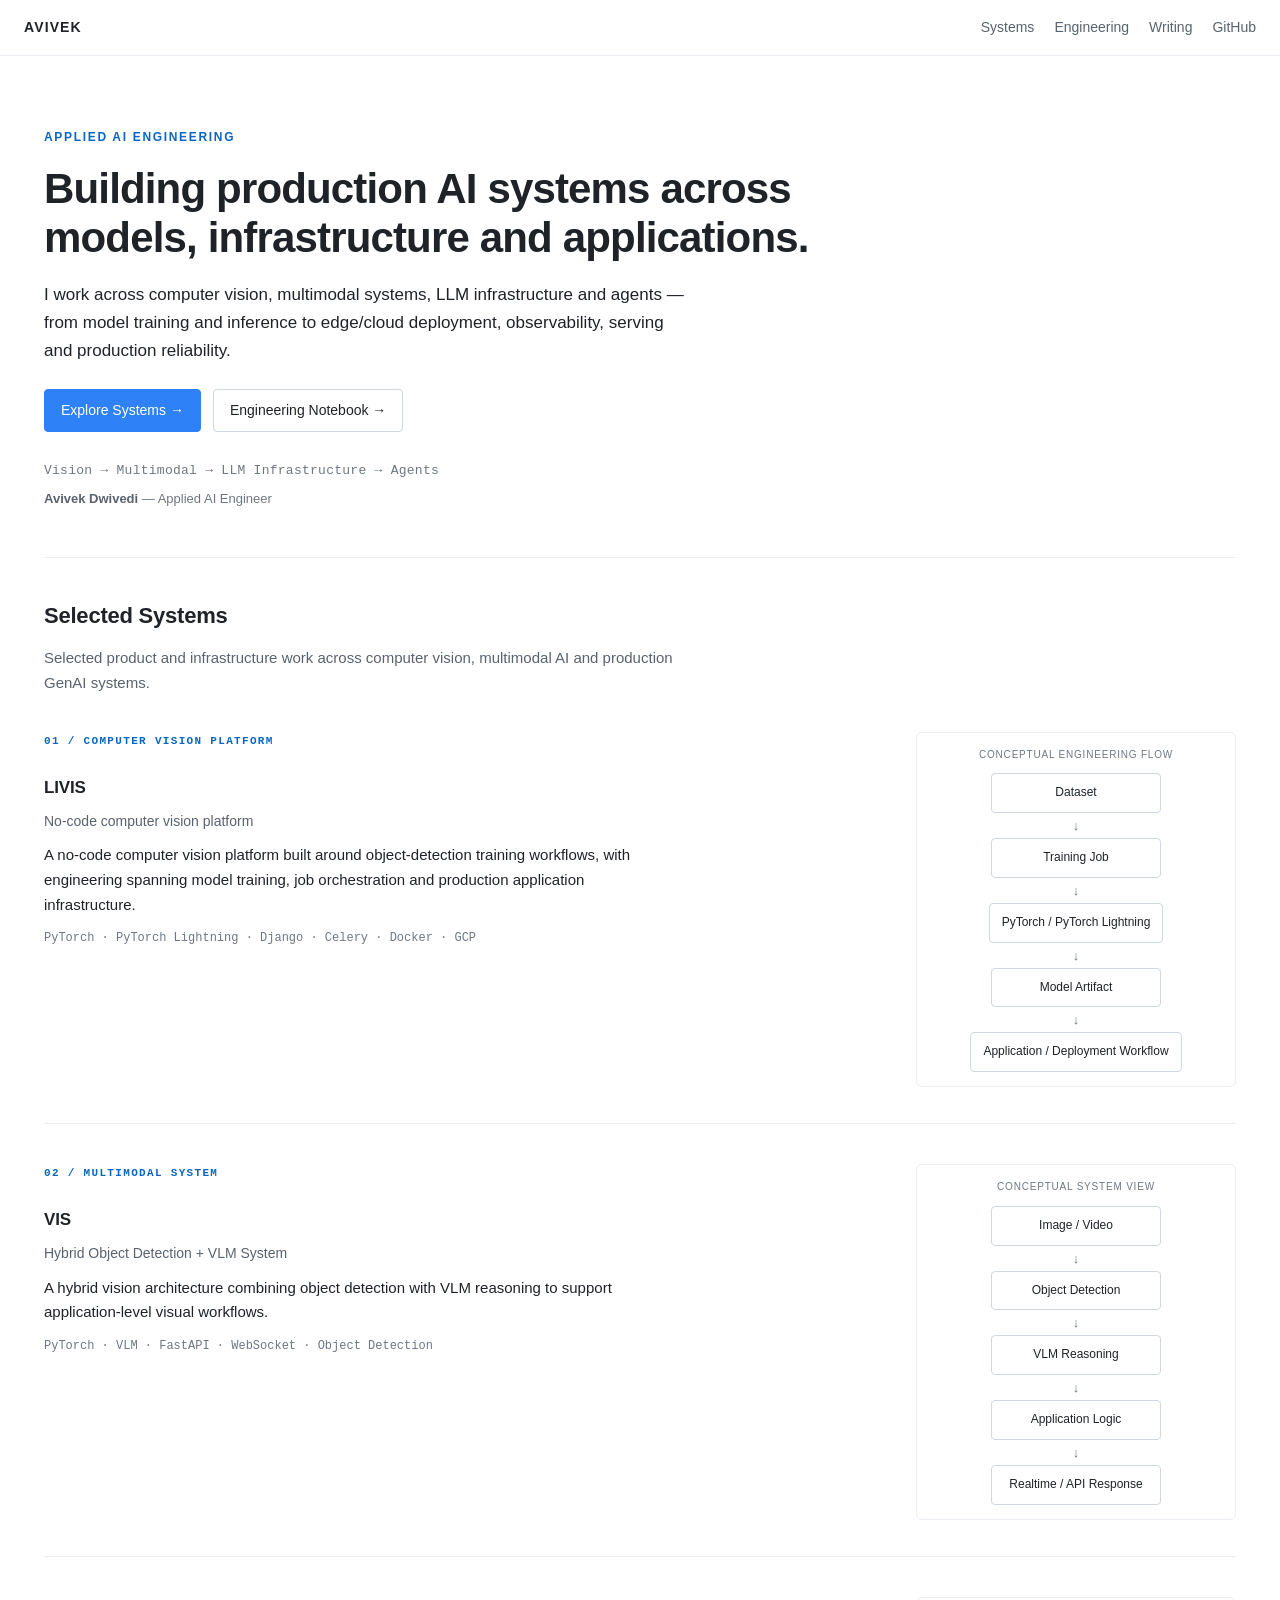
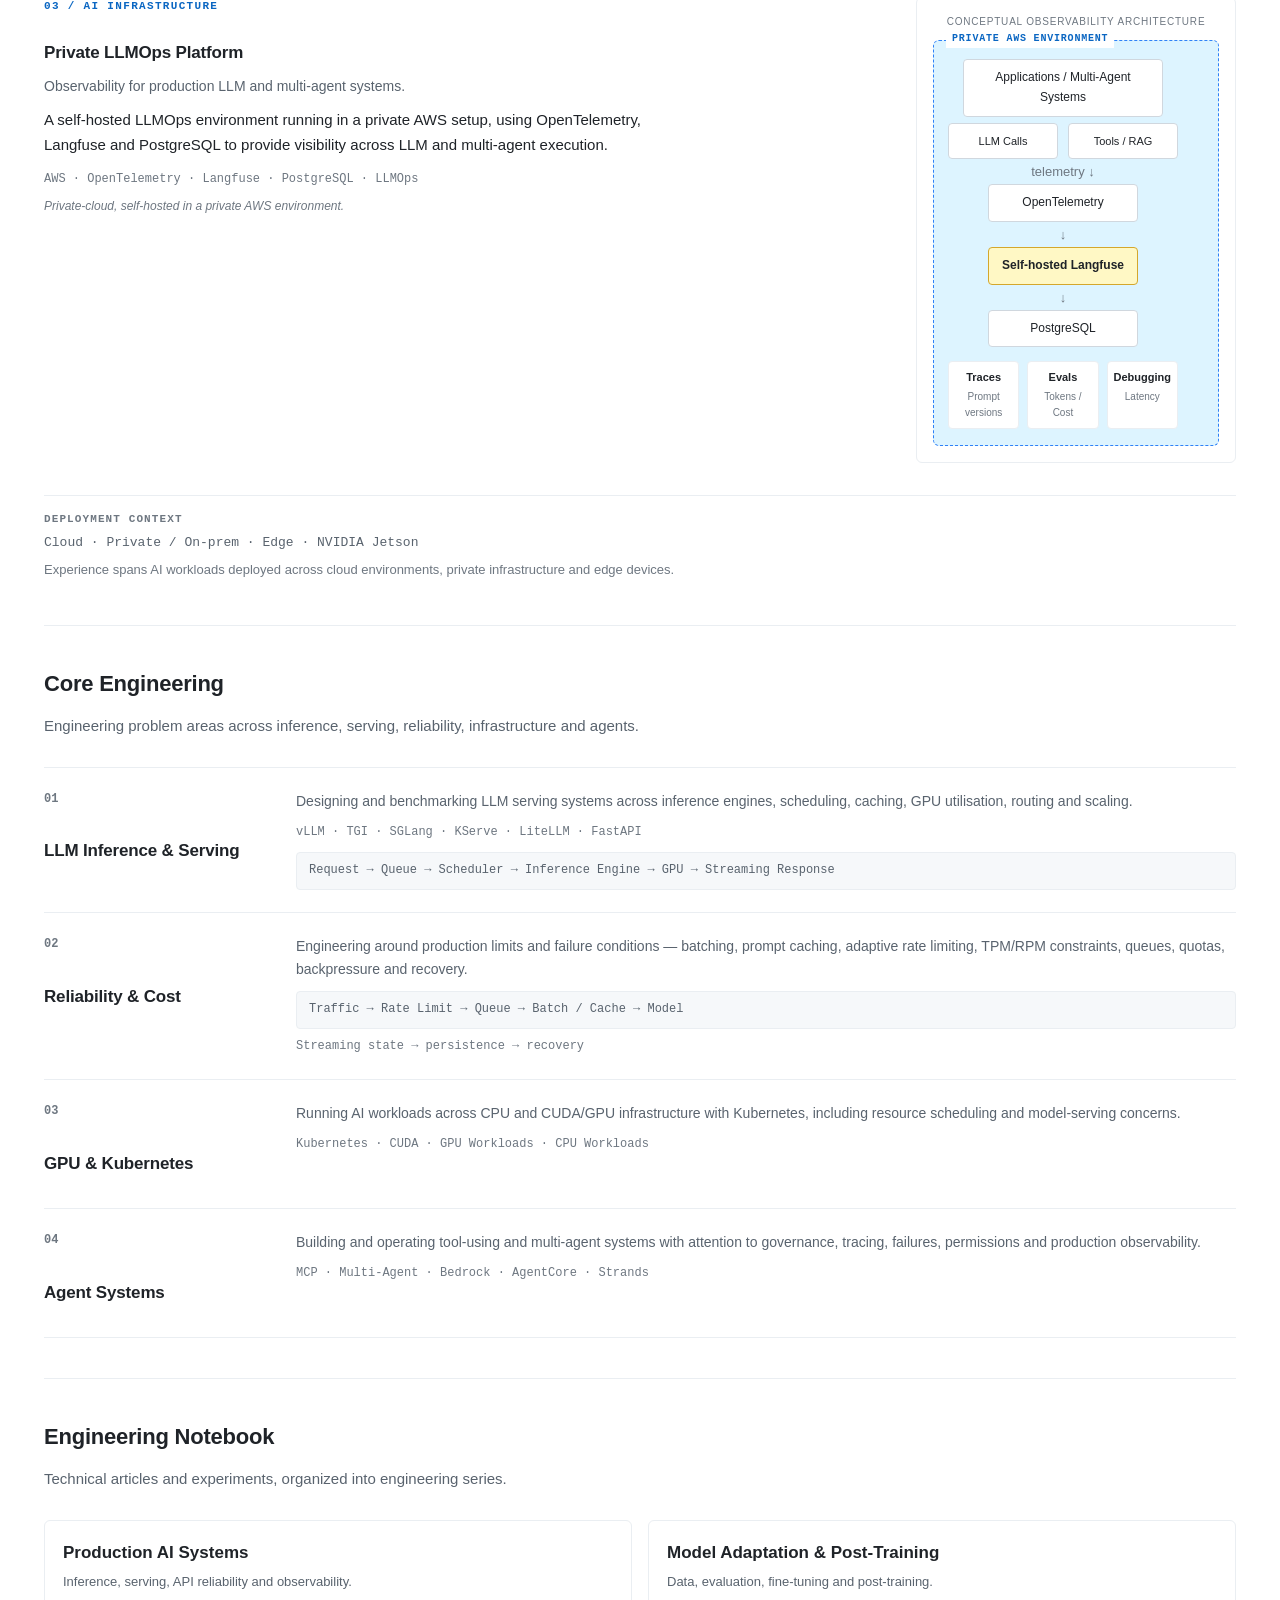
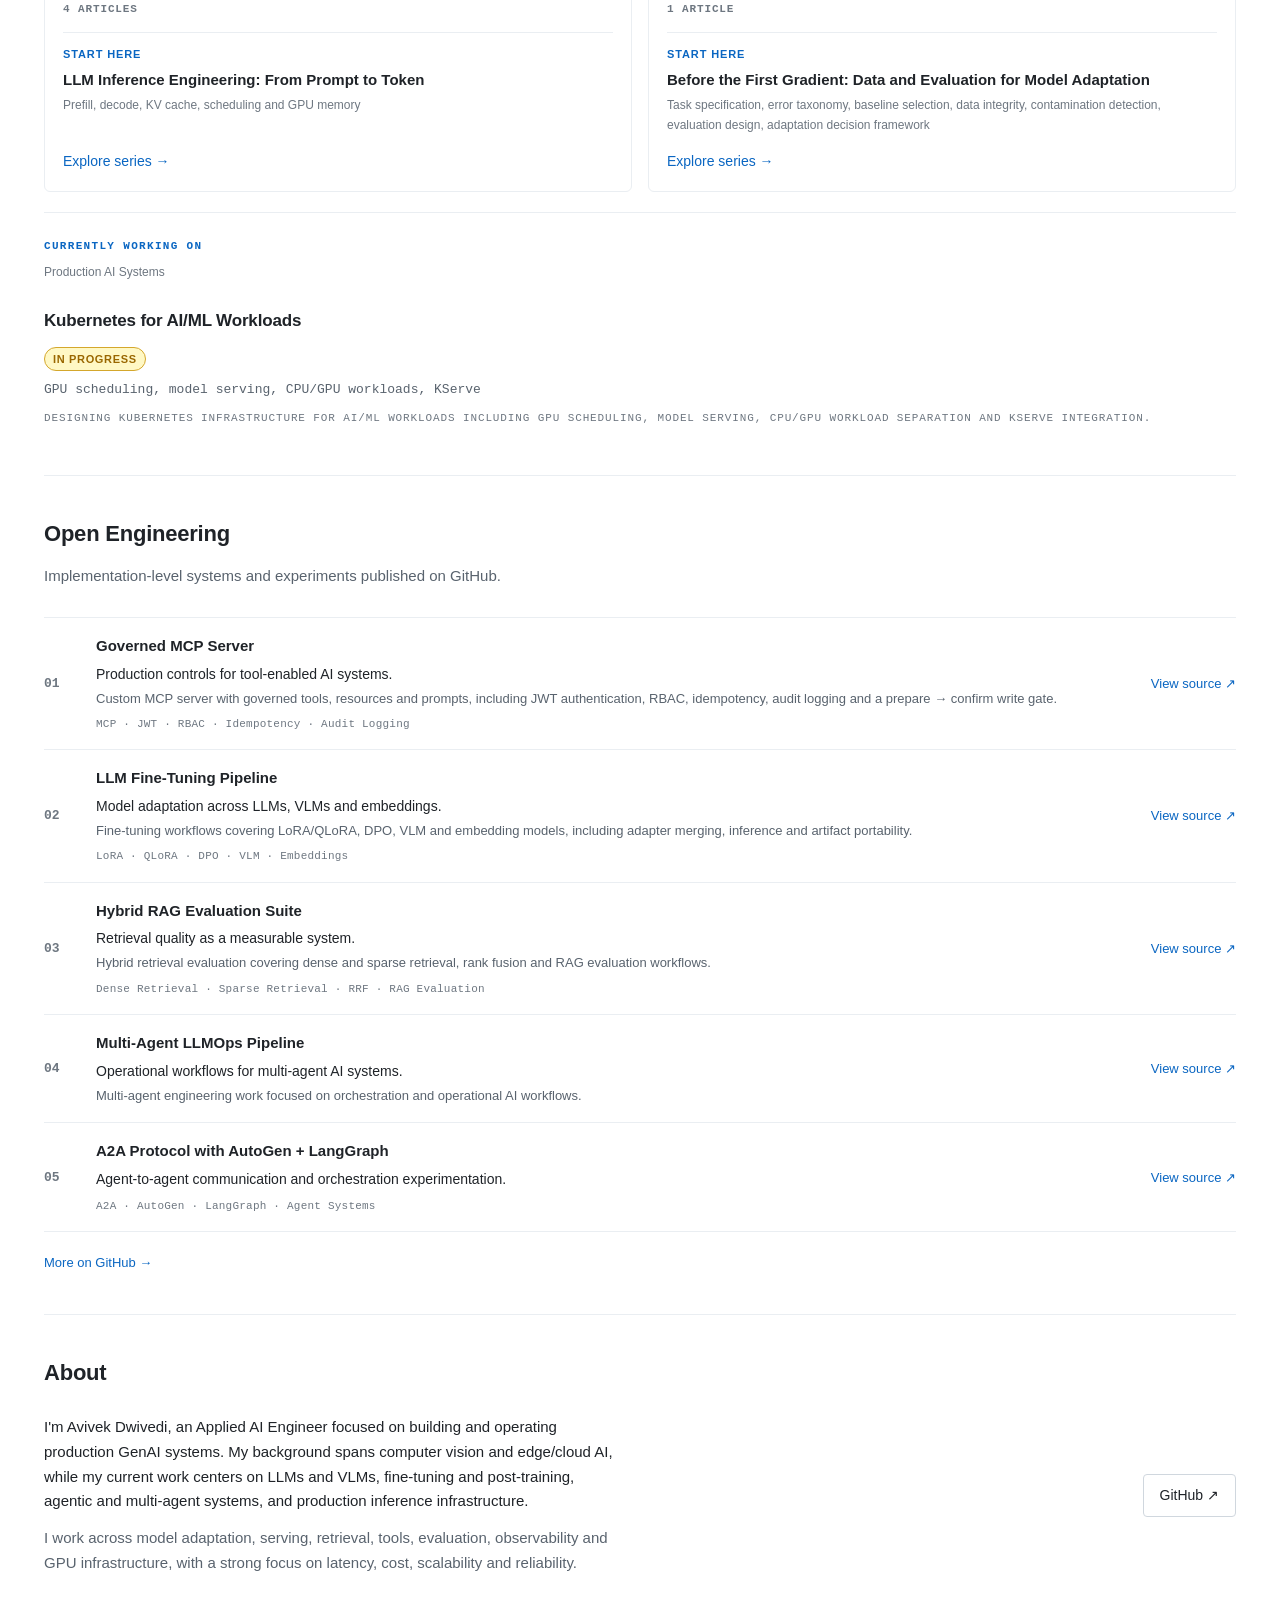
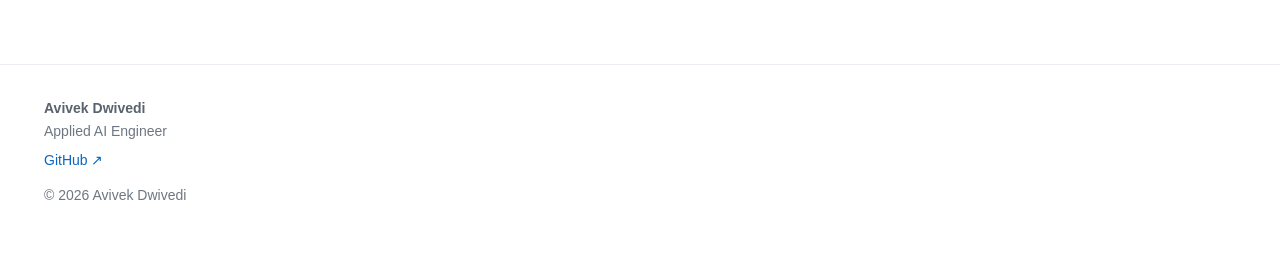
<file: index.html>
<!DOCTYPE html>
<html lang="en">
<head>
  <meta charset="UTF-8">
  <meta name="viewport" content="width=device-width, initial-scale=1.0">
  <title>Avivek Dwivedi — Applied AI Engineer</title>
  <meta name="description" content="Applied AI engineering portfolio of Avivek Dwivedi covering computer vision, multimodal AI, LLM infrastructure, model serving, LLMOps and agent systems.">
  <link rel="canonical" href="https://avivek-dwivedi.github.io/">
  <meta property="og:type" content="website">
  <meta property="og:title" content="Avivek Dwivedi — Applied AI Engineer">
  <meta property="og:description" content="Applied AI engineering portfolio of Avivek Dwivedi covering computer vision, multimodal AI, LLM infrastructure, model serving, LLMOps and agent systems.">
  <meta property="og:url" content="https://avivek-dwivedi.github.io/">
  <meta property="og:site_name" content="Avivek Dwivedi — Applied AI Engineer">
  <meta name="twitter:card" content="summary">
  <link rel="icon" type="image/svg+xml" href="/favicon.svg">
  <link rel="stylesheet" href="/styles.css">
</head>
<body>
  <a class="skip-link" href="#main">Skip to content</a>

  <nav class="nav" aria-label="Primary">
    <span class="nav-brand"><a href="/">AVIVEK</a></span>
    <button class="nav-toggle" type="button" aria-expanded="false" aria-controls="nav-links">Menu</button>
    <ul class="nav-links" id="nav-links">
      <li><a href="/#systems">Systems</a></li>
      <li><a href="/#engineering">Engineering</a></li>
      <li><a href="/#writing">Writing</a></li>
      <li><a href="https://github.com/avivek-dwivedi" rel="noopener">GitHub</a></li>
    </ul>
  </nav>

  <main id="main" class="shell">

    <!-- Hero -->
    <section class="hero">
      <p class="eyebrow">Applied AI Engineering</p>
      <h1>Building production AI systems across models, infrastructure and applications.</h1>
      <p class="lead">I work across computer vision, multimodal systems, LLM infrastructure and agents — from model training and inference to edge/cloud deployment, observability, serving and production reliability.</p>
      <div class="cta-row">
        <a class="btn btn-primary" href="/#systems">Explore Systems →</a>
        <a class="btn" href="/#writing">Engineering Notebook →</a>
      </div>
      <p class="hero-techline">Vision → Multimodal → LLM Infrastructure → Agents</p>
      <p class="hero-author"><span>Avivek Dwivedi</span> — Applied AI Engineer</p>
    </section>

    <!-- Selected Systems -->
    <section class="section" id="systems">
      <h2>Selected Systems</h2>
      <p class="section-intro">Selected product and infrastructure work across computer vision, multimodal AI and production GenAI systems.</p>

      <!-- System 01 — LIVIS -->
      <div class="system-block system-2col">
        <div class="system-text">
          <p class="system-label">01 / COMPUTER VISION PLATFORM</p>
          <h3 class="system-title">LIVIS</h3>
          <p class="system-subtitle">No-code computer vision platform</p>
          <p class="system-desc">A no-code computer vision platform built around object-detection training workflows, with engineering spanning model training, job orchestration and production application infrastructure.</p>
          <p class="system-meta">PyTorch · PyTorch Lightning · Django · Celery · Docker · GCP</p>
        </div>

        <figure class="flow-diagram" aria-label="LIVIS conceptual engineering flow">
          <figcaption class="diagram-caption">Conceptual engineering flow</figcaption>
          <div class="flow-col">
            <div class="flow-box">Dataset</div>
            <span class="arch-arrow">↓</span>
            <div class="flow-box">Training Job</div>
            <span class="arch-arrow">↓</span>
            <div class="flow-box">PyTorch / PyTorch Lightning</div>
            <span class="arch-arrow">↓</span>
            <div class="flow-box">Model Artifact</div>
            <span class="arch-arrow">↓</span>
            <div class="flow-box">Application / Deployment Workflow</div>
          </div>
        </figure>
      </div>

      <hr class="div">

      <!-- System 02 — VIS -->
      <div class="system-block system-2col">
        <div class="system-text">
          <p class="system-label">02 / MULTIMODAL SYSTEM</p>
          <h3 class="system-title">VIS</h3>
          <p class="system-subtitle">Hybrid Object Detection + VLM System</p>
          <p class="system-desc">A hybrid vision architecture combining object detection with VLM reasoning to support application-level visual workflows.</p>
          <p class="system-meta">PyTorch · VLM · FastAPI · WebSocket · Object Detection</p>
        </div>

        <figure class="flow-diagram" aria-label="VIS hybrid CV and VLM system flow">
          <figcaption class="diagram-caption">Conceptual system view</figcaption>
          <div class="flow-col">
            <div class="flow-box">Image / Video</div>
            <span class="arch-arrow">↓</span>
            <div class="flow-box">Object Detection</div>
            <span class="arch-arrow">↓</span>
            <div class="flow-box">VLM Reasoning</div>
            <span class="arch-arrow">↓</span>
            <div class="flow-box">Application Logic</div>
            <span class="arch-arrow">↓</span>
            <div class="flow-box">Realtime / API Response</div>
          </div>
        </figure>
      </div>

      <hr class="div">

      <!-- System 03 — Private LLMOps Platform -->
      <div class="system-block system-2col">
        <div class="system-text">
          <p class="system-label">03 / AI INFRASTRUCTURE</p>
          <h3 class="system-title">Private LLMOps Platform</h3>
          <p class="system-subtitle">Observability for production LLM and multi-agent systems.</p>
          <p class="system-desc">A self-hosted LLMOps environment running in a private AWS setup, using OpenTelemetry, Langfuse and PostgreSQL to provide visibility across LLM and multi-agent execution.</p>
          <p class="system-meta">AWS · OpenTelemetry · Langfuse · PostgreSQL · LLMOps</p>
          <p class="system-note">Private-cloud, self-hosted in a private AWS environment.</p>
        </div>

        <figure class="llmops-diagram" aria-label="Private LLMOps conceptual observability architecture">
          <figcaption class="diagram-caption">Conceptual observability architecture</figcaption>
          <div class="aws-frame">
            <span class="aws-label">Private AWS Environment</span>
            <div class="llmops-arch">
              <div class="arch-box arch-top">Applications / Multi-Agent Systems</div>
              <div class="llmops-split">
                <div class="arch-box small">LLM Calls</div>
                <div class="arch-box small">Tools / RAG</div>
              </div>
              <span class="arch-arrow">telemetry ↓</span>
              <div class="arch-box">OpenTelemetry</div>
              <span class="arch-arrow">↓</span>
              <div class="arch-box obs-box">Self-hosted Langfuse</div>
              <span class="arch-arrow">↓</span>
              <div class="arch-box">PostgreSQL</div>
              <div class="llmops-outputs">
                <div class="out-box"><span class="out-label">Traces</span><span class="out-sub">Prompt versions</span></div>
                <div class="out-box"><span class="out-label">Evals</span><span class="out-sub">Tokens / Cost</span></div>
                <div class="out-box"><span class="out-label">Debugging</span><span class="out-sub">Latency</span></div>
              </div>
            </div>
          </div>
        </figure>
      </div>

      <!-- Deployment context -->
      <div class="deploy-context">
        <div class="deploy-label">Deployment context</div>
        <div class="deploy-meta">Cloud · Private / On-prem · Edge · NVIDIA Jetson</div>
        <p class="deploy-note">Experience spans AI workloads deployed across cloud environments, private infrastructure and edge devices.</p>
      </div>
    </section>

    <!-- Core Engineering -->
    <section class="section" id="engineering">
      <h2>Core Engineering</h2>
      <p class="section-intro">Engineering problem areas across inference, serving, reliability, infrastructure and agents.</p>

      <div class="core-index">
        <div class="core-row">
          <div class="core-head">
            <span class="core-num">01</span>
            <h3 class="core-title">LLM Inference &amp; Serving</h3>
          </div>
          <div class="core-body">
            <p class="core-desc">Designing and benchmarking LLM serving systems across inference engines, scheduling, caching, GPU utilisation, routing and scaling.</p>
            <p class="core-tech">vLLM · TGI · SGLang · KServe · LiteLLM · FastAPI</p>
            <div class="core-flow">Request → Queue → Scheduler → Inference Engine → GPU → Streaming Response</div>
          </div>
        </div>

        <div class="core-row">
          <div class="core-head">
            <span class="core-num">02</span>
            <h3 class="core-title">Reliability &amp; Cost</h3>
          </div>
          <div class="core-body">
            <p class="core-desc">Engineering around production limits and failure conditions — batching, prompt caching, adaptive rate limiting, TPM/RPM constraints, queues, quotas, backpressure and recovery.</p>
            <div class="core-flow">Traffic → Rate Limit → Queue → Batch / Cache → Model</div>
            <p class="core-sub-flow">Streaming state → persistence → recovery</p>
          </div>
        </div>

        <div class="core-row">
          <div class="core-head">
            <span class="core-num">03</span>
            <h3 class="core-title">GPU &amp; Kubernetes</h3>
          </div>
          <div class="core-body">
            <p class="core-desc">Running AI workloads across CPU and CUDA/GPU infrastructure with Kubernetes, including resource scheduling and model-serving concerns.</p>
            <p class="core-tech">Kubernetes · CUDA · GPU Workloads · CPU Workloads</p>
          </div>
        </div>

        <div class="core-row">
          <div class="core-head">
            <span class="core-num">04</span>
            <h3 class="core-title">Agent Systems</h3>
          </div>
          <div class="core-body">
            <p class="core-desc">Building and operating tool-using and multi-agent systems with attention to governance, tracing, failures, permissions and production observability.</p>
            <p class="core-tech">MCP · Multi-Agent · Bedrock · AgentCore · Strands</p>
          </div>
        </div>
      </div>
    </section>

    <!-- Engineering Notebook -->
    <section class="section" id="writing">
      <h2>Engineering Notebook</h2>
      <p class="section-intro">Technical articles and experiments, organized into engineering series.</p>

      <div id="writing-plan" class="notebook">
        <!-- Static fallback (replaced by JS if fetch succeeds) -->
        <div class="series-card-grid">
          <div class="series-card">
            <p class="series-card-title">Production AI Systems</p>
            <p class="series-card-desc">Inference, serving, API reliability and observability.</p>
            <p class="series-card-count">4 articles</p>
            <div class="series-card-preview">
              <p class="series-card-preview-label">Start here</p>
              <a class="series-card-preview-title" href="/articles/llm-inference-engineering.html">LLM Inference Engineering: From Prompt to Token</a>
              <p class="series-card-preview-focus">Prefill, decode, KV cache, scheduling and GPU memory</p>
            </div>
            <a class="series-card-explore" href="/articles/#production-ai-systems">Explore series →</a>
          </div>

          <div class="series-card">
            <p class="series-card-title">Model Adaptation & Post-Training</p>
            <p class="series-card-desc">Data, evaluation, fine-tuning and post-training.</p>
            <p class="series-card-count">1 article</p>
            <div class="series-card-preview">
              <p class="series-card-preview-label">Start here</p>
              <a class="series-card-preview-title" href="/articles/before-the-first-gradient.html">Before the First Gradient: Data and Evaluation for Model Adaptation</a>
              <p class="series-card-preview-focus">Task specification, error taxonomy, baseline selection, data integrity, contamination detection, evaluation design, adaptation decision framework</p>
            </div>
            <a class="series-card-explore" href="/articles/#model-adaptation">Explore series →</a>
          </div>
        </div>

        <hr class="div">

        <div class="notebook-block">
          <p class="notebook-label">Currently working on</p>
          <p class="notebook-series-ref">Production AI Systems</p>
          <h3 class="notebook-title">Kubernetes for AI/ML Workloads</h3>
          <span class="tag tag-status">In progress</span>
          <p class="notebook-focus">GPU Scheduling · Model Serving · CPU/GPU Workloads · KServe</p>
          <p class="notebook-working">Designing Kubernetes infrastructure for AI/ML workloads including GPU scheduling, model serving, CPU/GPU workload separation and KServe integration.</p>
        </div>
      </div>
    </section>

    <!-- Open Engineering -->
    <section class="section" id="open-engineering">
      <h2>Open Engineering</h2>
      <p class="section-intro">Implementation-level systems and experiments published on GitHub.</p>

      <div class="eng-index">
        <div class="eng-row">
          <span class="eng-num">01</span>
          <div class="eng-body">
            <div class="eng-title">Governed MCP Server</div>
            <div class="eng-idea">Production controls for tool-enabled AI systems.</div>
            <div class="eng-desc">Custom MCP server with governed tools, resources and prompts, including JWT authentication, RBAC, idempotency, audit logging and a prepare → confirm write gate.</div>
            <div class="eng-tech">MCP · JWT · RBAC · Idempotency · Audit Logging</div>
          </div>
          <a class="eng-link" href="https://github.com/avivek-dwivedi/custom-mcp-server" rel="noopener">View source ↗</a>
        </div>

        <div class="eng-row">
          <span class="eng-num">02</span>
          <div class="eng-body">
            <div class="eng-title">LLM Fine-Tuning Pipeline</div>
            <div class="eng-idea">Model adaptation across LLMs, VLMs and embeddings.</div>
            <div class="eng-desc">Fine-tuning workflows covering LoRA/QLoRA, DPO, VLM and embedding models, including adapter merging, inference and artifact portability.</div>
            <div class="eng-tech">LoRA · QLoRA · DPO · VLM · Embeddings</div>
          </div>
          <a class="eng-link" href="https://github.com/avivek-dwivedi/llm-finetuning-pipeline" rel="noopener">View source ↗</a>
        </div>

        <div class="eng-row">
          <span class="eng-num">03</span>
          <div class="eng-body">
            <div class="eng-title">Hybrid RAG Evaluation Suite</div>
            <div class="eng-idea">Retrieval quality as a measurable system.</div>
            <div class="eng-desc">Hybrid retrieval evaluation covering dense and sparse retrieval, rank fusion and RAG evaluation workflows.</div>
            <div class="eng-tech">Dense Retrieval · Sparse Retrieval · RRF · RAG Evaluation</div>
          </div>
          <a class="eng-link" href="https://github.com/avivek-dwivedi/hybrid-rag-eval-suite" rel="noopener">View source ↗</a>
        </div>

        <div class="eng-row">
          <span class="eng-num">04</span>
          <div class="eng-body">
            <div class="eng-title">Multi-Agent LLMOps Pipeline</div>
            <div class="eng-idea">Operational workflows for multi-agent AI systems.</div>
            <div class="eng-desc">Multi-agent engineering work focused on orchestration and operational AI workflows.</div>
          </div>
          <a class="eng-link" href="https://github.com/avivek-dwivedi/llmops-multiagent-pipeline" rel="noopener">View source ↗</a>
        </div>

        <div class="eng-row">
          <span class="eng-num">05</span>
          <div class="eng-body">
            <div class="eng-title">A2A Protocol with AutoGen + LangGraph</div>
            <div class="eng-idea">Agent-to-agent communication and orchestration experimentation.</div>
            <div class="eng-tech">A2A · AutoGen · LangGraph · Agent Systems</div>
          </div>
          <a class="eng-link" href="https://github.com/avivek-dwivedi/a2a-protocol-for-autogen-langgraph" rel="noopener">View source ↗</a>
        </div>
      </div>

      <p class="more-github"><a href="https://github.com/avivek-dwivedi" rel="noopener">More on GitHub →</a></p>
    </section>

    <!-- About -->
    <section class="section" id="about">
      <h2>About</h2>
      <div class="about-block">
        <div class="about-text">
          <p>I'm Avivek Dwivedi, an Applied AI Engineer focused on building and operating production GenAI systems. My background spans computer vision and edge/cloud AI, while my current work centers on LLMs and VLMs, fine-tuning and post-training, agentic and multi-agent systems, and production inference infrastructure.</p>
          <p>I work across model adaptation, serving, retrieval, tools, evaluation, observability and GPU infrastructure, with a strong focus on latency, cost, scalability and reliability.</p>
        </div>
        <div class="about-actions">
          <a class="btn" href="https://github.com/avivek-dwivedi" rel="noopener">GitHub ↗</a>
        </div>
      </div>
    </section>
  </main>

  <footer class="footer">
    <div class="shell">
      <div class="footer-name">Avivek Dwivedi</div>
      <div>Applied AI Engineer</div>
      <div class="footer-links">
        <a href="https://github.com/avivek-dwivedi" rel="noopener">GitHub ↗</a>
      </div>
      <div style="margin-top:12px;">&copy; <span id="year">2026</span> Avivek Dwivedi</div>
    </div>
  </footer>

  <script src="/script.js" defer></script>
</body>
</html>
</file>
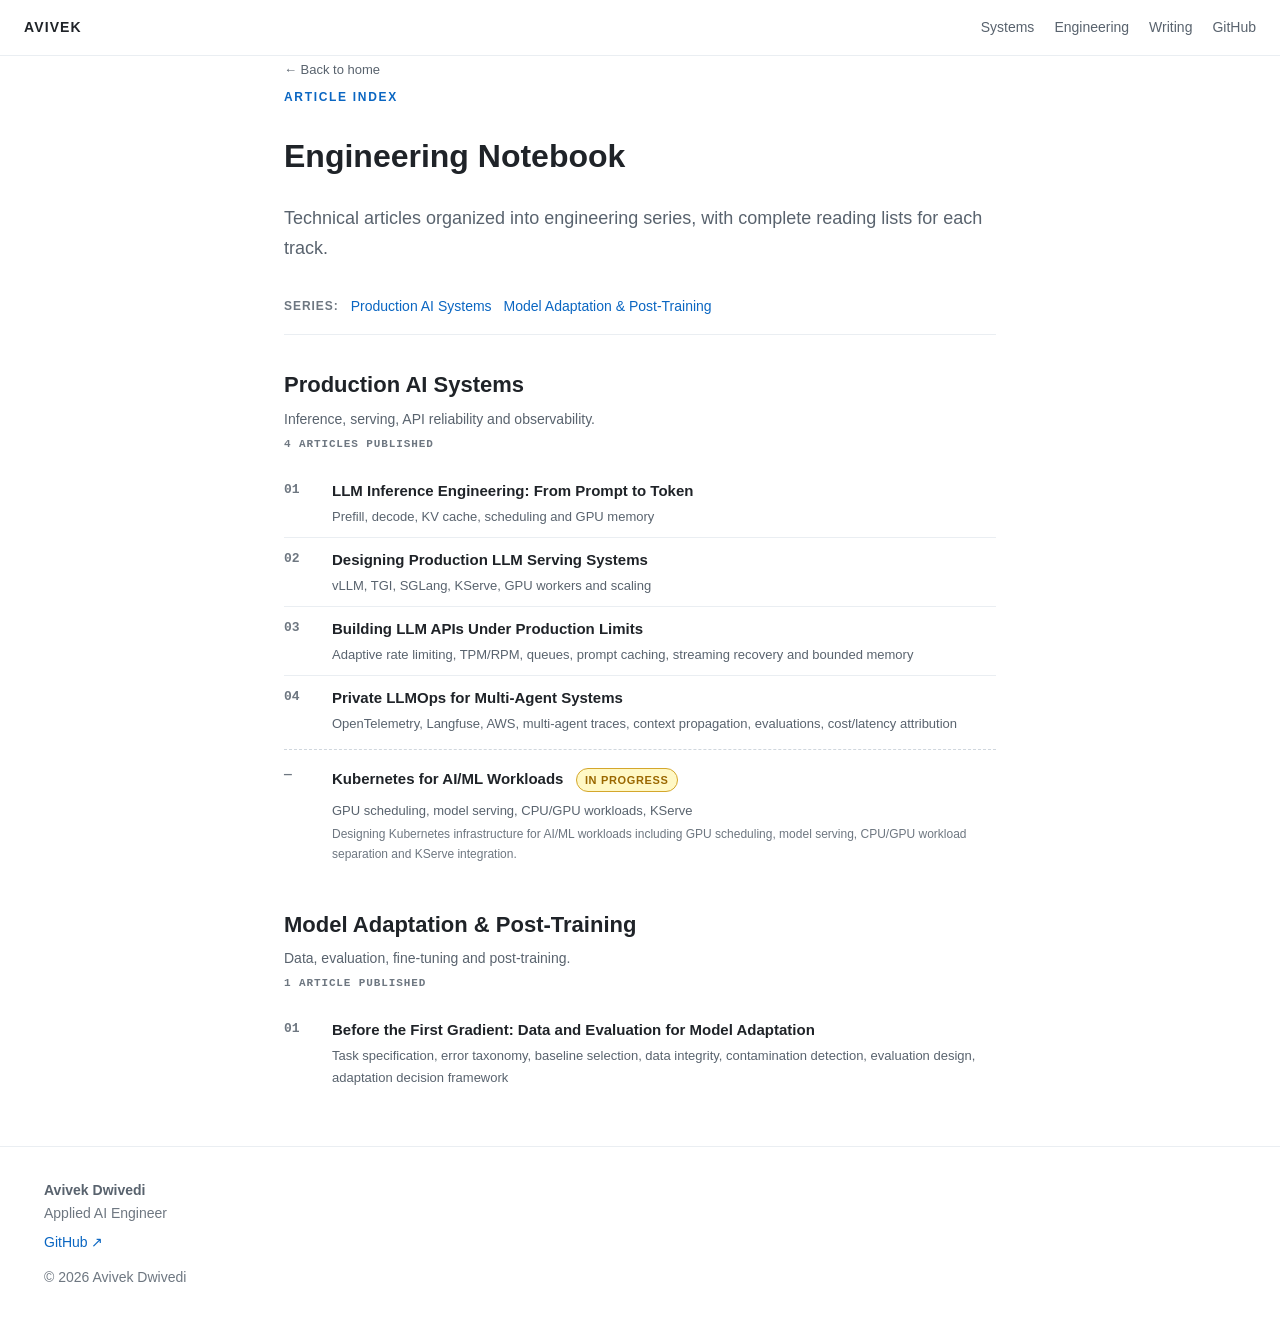
<file: articles/index.html>
<!DOCTYPE html>
<html lang="en">
<head>
  <meta charset="UTF-8">
  <meta name="viewport" content="width=device-width, initial-scale=1.0">
  <title>Engineering Notebook — Article Index | Avivek Dwivedi</title>
  <meta name="description" content="Technical articles organized into engineering series: Production AI Systems and Model Adaptation & Post-Training.">
  <link rel="canonical" href="https://avivek-dwivedi.github.io/articles/">
  <meta property="og:type" content="website">
  <meta property="og:title" content="Engineering Notebook — Article Index | Avivek Dwivedi">
  <meta property="og:description" content="Technical articles organized into engineering series.">
  <meta property="og:url" content="https://avivek-dwivedi.github.io/articles/">
  <link rel="icon" type="image/svg+xml" href="/favicon.svg">
  <link rel="stylesheet" href="/styles.css">
</head>
<body>
  <a class="skip-link" href="#article-main">Skip to content</a>

  <nav class="nav" aria-label="Primary">
    <span class="nav-brand"><a href="/">AVIVEK</a></span>
    <button class="nav-toggle" type="button" aria-expanded="false" aria-controls="nav-links">Menu</button>
    <ul class="nav-links" id="nav-links">
      <li><a href="/#systems">Systems</a></li>
      <li><a href="/#engineering">Engineering</a></li>
      <li><a href="/#writing">Writing</a></li>
      <li><a href="https://github.com/avivek-dwivedi" rel="noopener">GitHub</a></li>
    </ul>
  </nav>

  <main id="article-main">
    <div class="shell" style="max-width: var(--max-prose);">
      <a class="back-home" href="/">← Back to home</a>
      <p class="eyebrow">Article Index</p>
      <h1>Engineering Notebook</h1>
      <p class="subtitle" style="font-size:18px; color:var(--text-soft); margin:0 0 32px;">Technical articles organized into engineering series, with complete reading lists for each track.</p>

      <div id="article-index" class="article-index">
        <!-- Static fallback (replaced by JS if fetch succeeds) -->
        <div class="index-jump-links">
          <span class="index-jump-label">Series:</span>
          <a class="index-jump-link" href="#production-ai-systems">Production AI Systems</a>
          <a class="index-jump-link" href="#model-adaptation">Model Adaptation & Post-Training</a>
        </div>

        <section class="index-series-section" id="production-ai-systems">
          <h2 class="index-series-title">Production AI Systems</h2>
          <p class="index-series-desc">Inference, serving, API reliability and observability.</p>
          <p class="index-series-count">4 articles published</p>

          <div class="index-article-row">
            <span class="index-article-num">01</span>
            <div class="index-article-body">
              <a class="index-article-title" href="/articles/llm-inference-engineering.html">LLM Inference Engineering: From Prompt to Token</a>
              <p class="index-article-focus">Prefill, decode, KV cache, scheduling and GPU memory</p>
            </div>
          </div>

          <div class="index-article-row">
            <span class="index-article-num">02</span>
            <div class="index-article-body">
              <a class="index-article-title" href="/articles/production-llm-serving.html">Designing Production LLM Serving Systems</a>
              <p class="index-article-focus">vLLM, TGI, SGLang, KServe, GPU workers and scaling</p>
            </div>
          </div>

          <div class="index-article-row">
            <span class="index-article-num">03</span>
            <div class="index-article-body">
              <a class="index-article-title" href="/articles/llm-api-production-limits.html">Building LLM APIs Under Production Limits</a>
              <p class="index-article-focus">Adaptive rate limiting, TPM/RPM, queues, prompt caching, streaming recovery and bounded memory</p>
            </div>
          </div>

          <div class="index-article-row">
            <span class="index-article-num">04</span>
            <div class="index-article-body">
              <a class="index-article-title" href="/articles/private-llmops-multi-agent.html">Private LLMOps for Multi-Agent Systems</a>
              <p class="index-article-focus">OpenTelemetry, Langfuse, AWS, multi-agent traces, context propagation, evaluations, cost/latency attribution</p>
            </div>
          </div>

          <div class="index-article-row index-current-row">
            <span class="index-article-num">—</span>
            <div class="index-article-body">
              <span class="index-current-title">Kubernetes for AI/ML Workloads</span>
              <span class="tag tag-status">In progress</span>
              <p class="index-article-focus">GPU scheduling, model serving, CPU/GPU workloads, KServe</p>
              <p class="index-current-working">Designing Kubernetes infrastructure for AI/ML workloads including GPU scheduling, model serving, CPU/GPU workload separation and KServe integration.</p>
            </div>
          </div>
        </section>

        <section class="index-series-section" id="model-adaptation">
          <h2 class="index-series-title">Model Adaptation & Post-Training</h2>
          <p class="index-series-desc">Data, evaluation, fine-tuning and post-training.</p>
          <p class="index-series-count">1 article published</p>

          <div class="index-article-row">
            <span class="index-article-num">01</span>
            <div class="index-article-body">
              <a class="index-article-title" href="/articles/before-the-first-gradient.html">Before the First Gradient: Data and Evaluation for Model Adaptation</a>
              <p class="index-article-focus">Task specification, error taxonomy, baseline selection, data integrity, contamination detection, evaluation design, adaptation decision framework</p>
            </div>
          </div>
        </section>
      </div>
    </div>
  </main>

  <footer class="footer">
    <div class="shell">
      <div class="footer-name">Avivek Dwivedi</div>
      <div>Applied AI Engineer</div>
      <div class="footer-links">
        <a href="https://github.com/avivek-dwivedi" rel="noopener">GitHub ↗</a>
      </div>
      <div style="margin-top:12px;">&copy; <span id="year">2026</span> Avivek Dwivedi</div>
    </div>
  </footer>

  <script src="/script.js" defer></script>
</body>
</html>
</file>
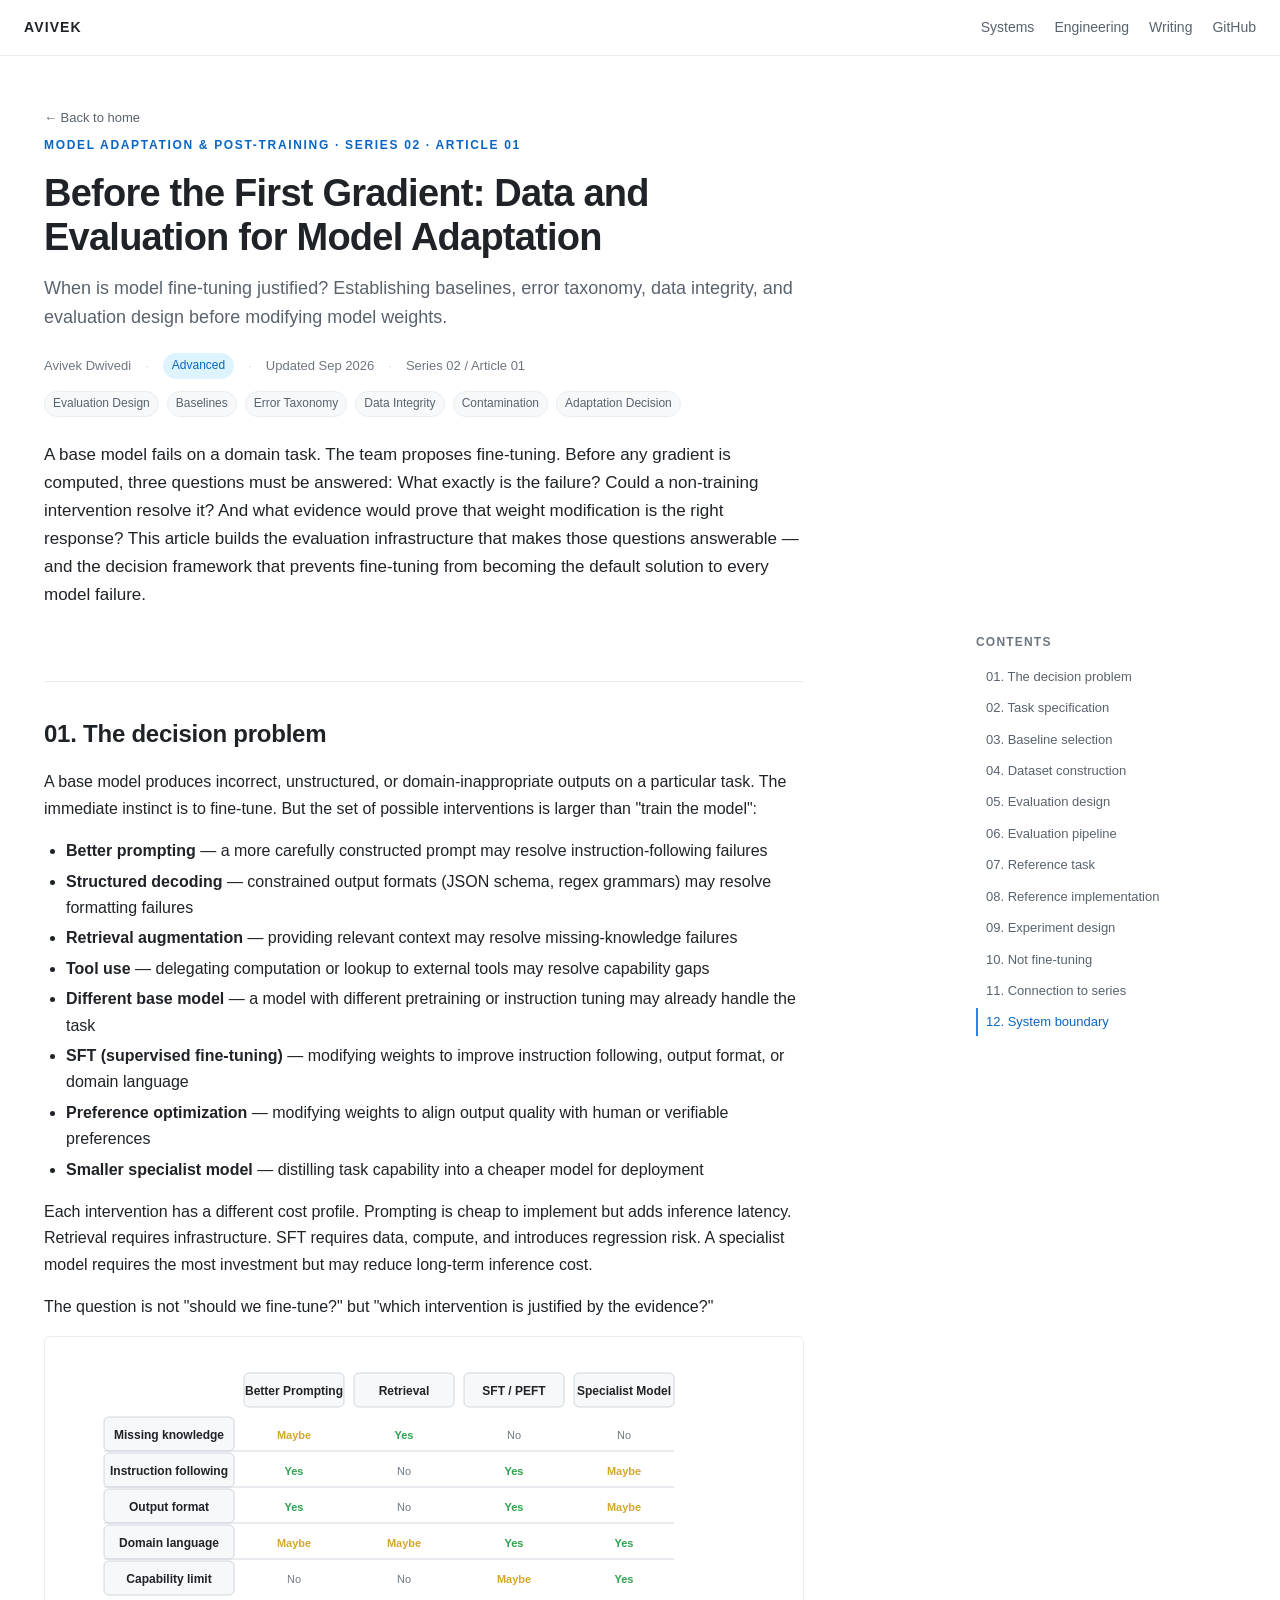
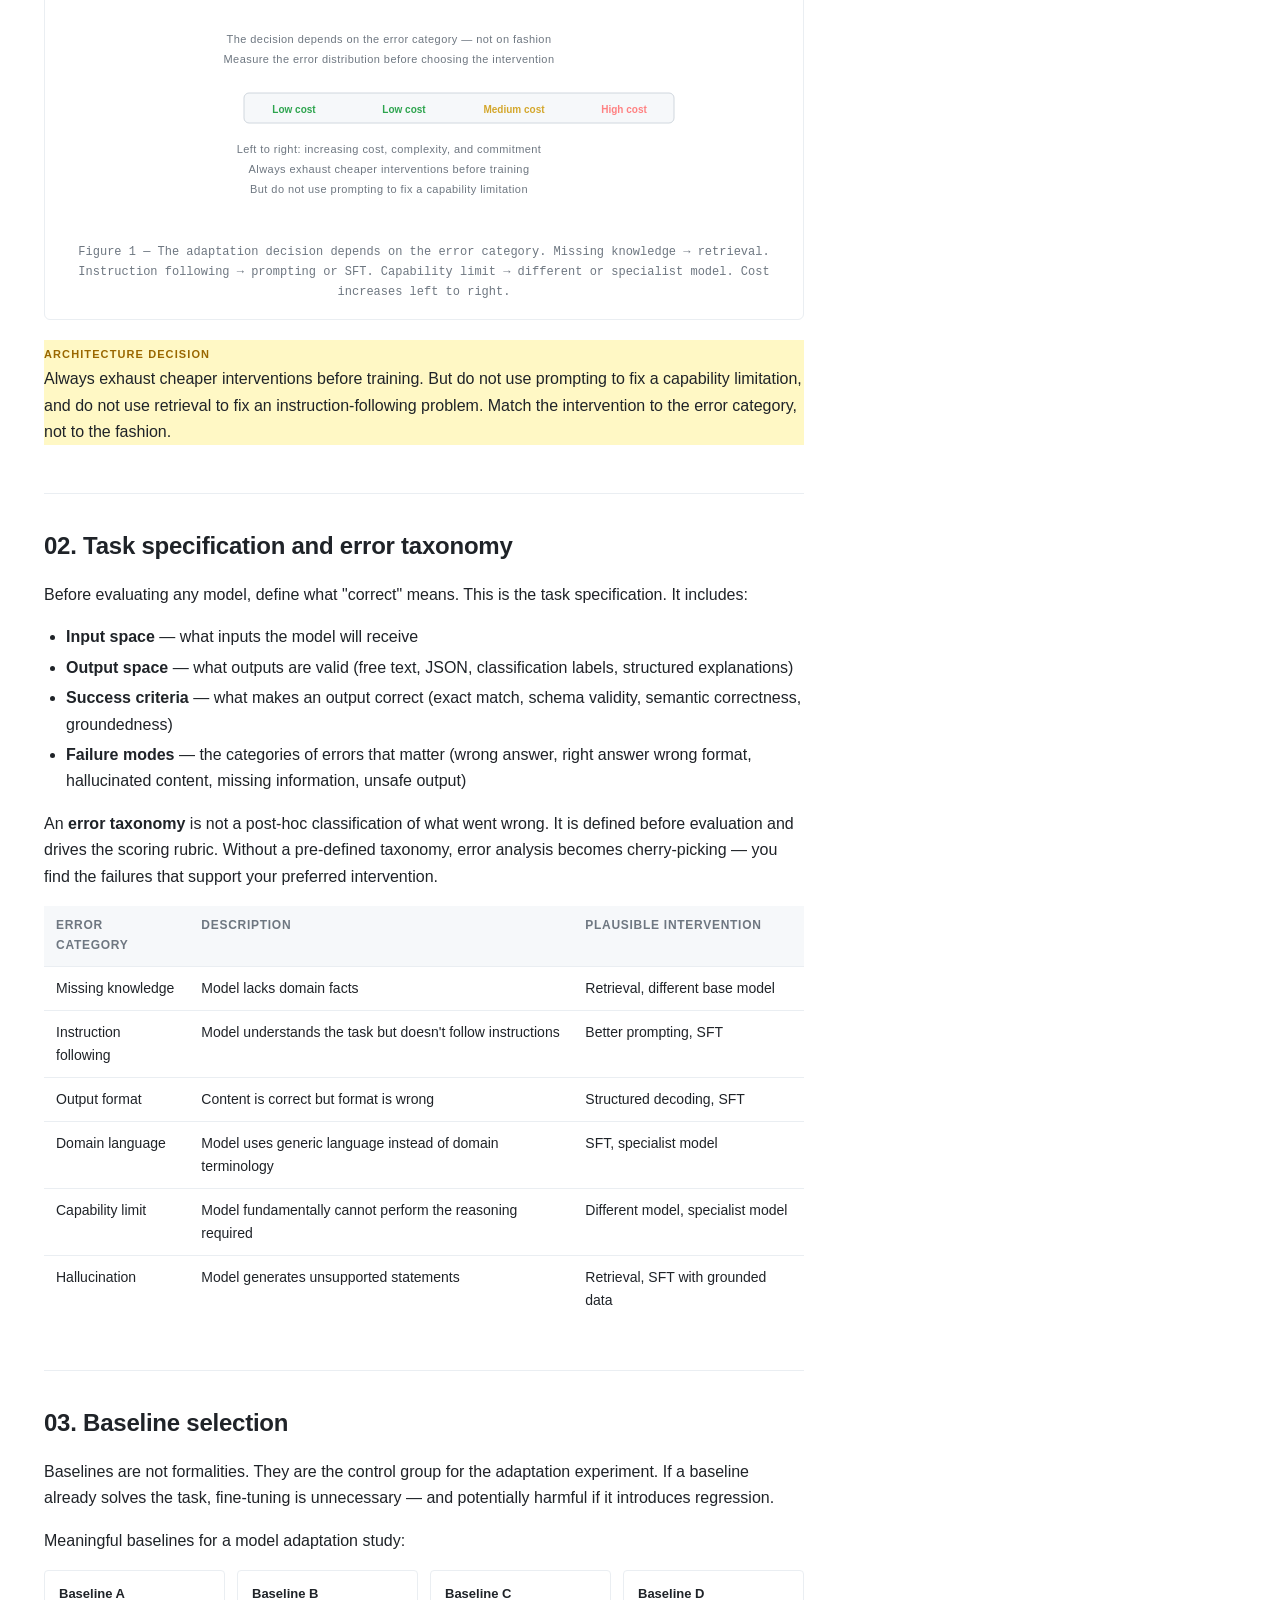
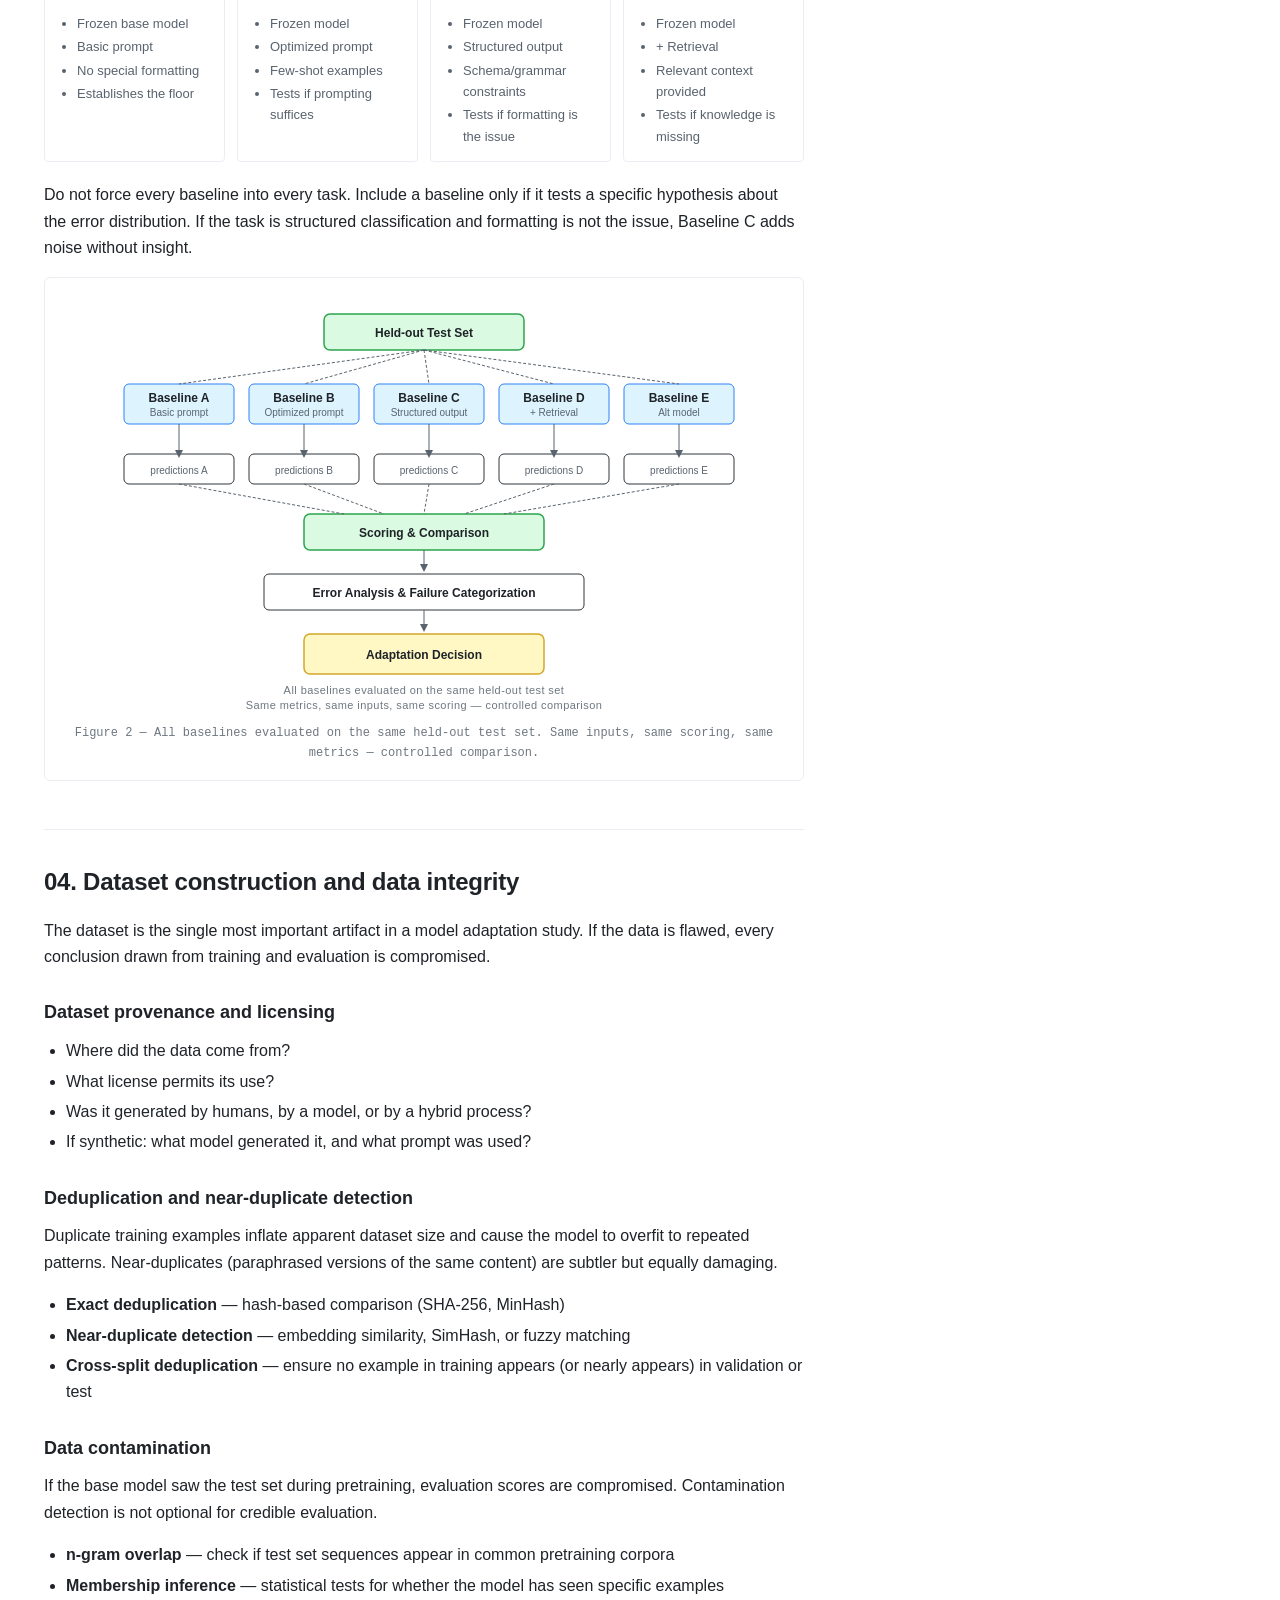
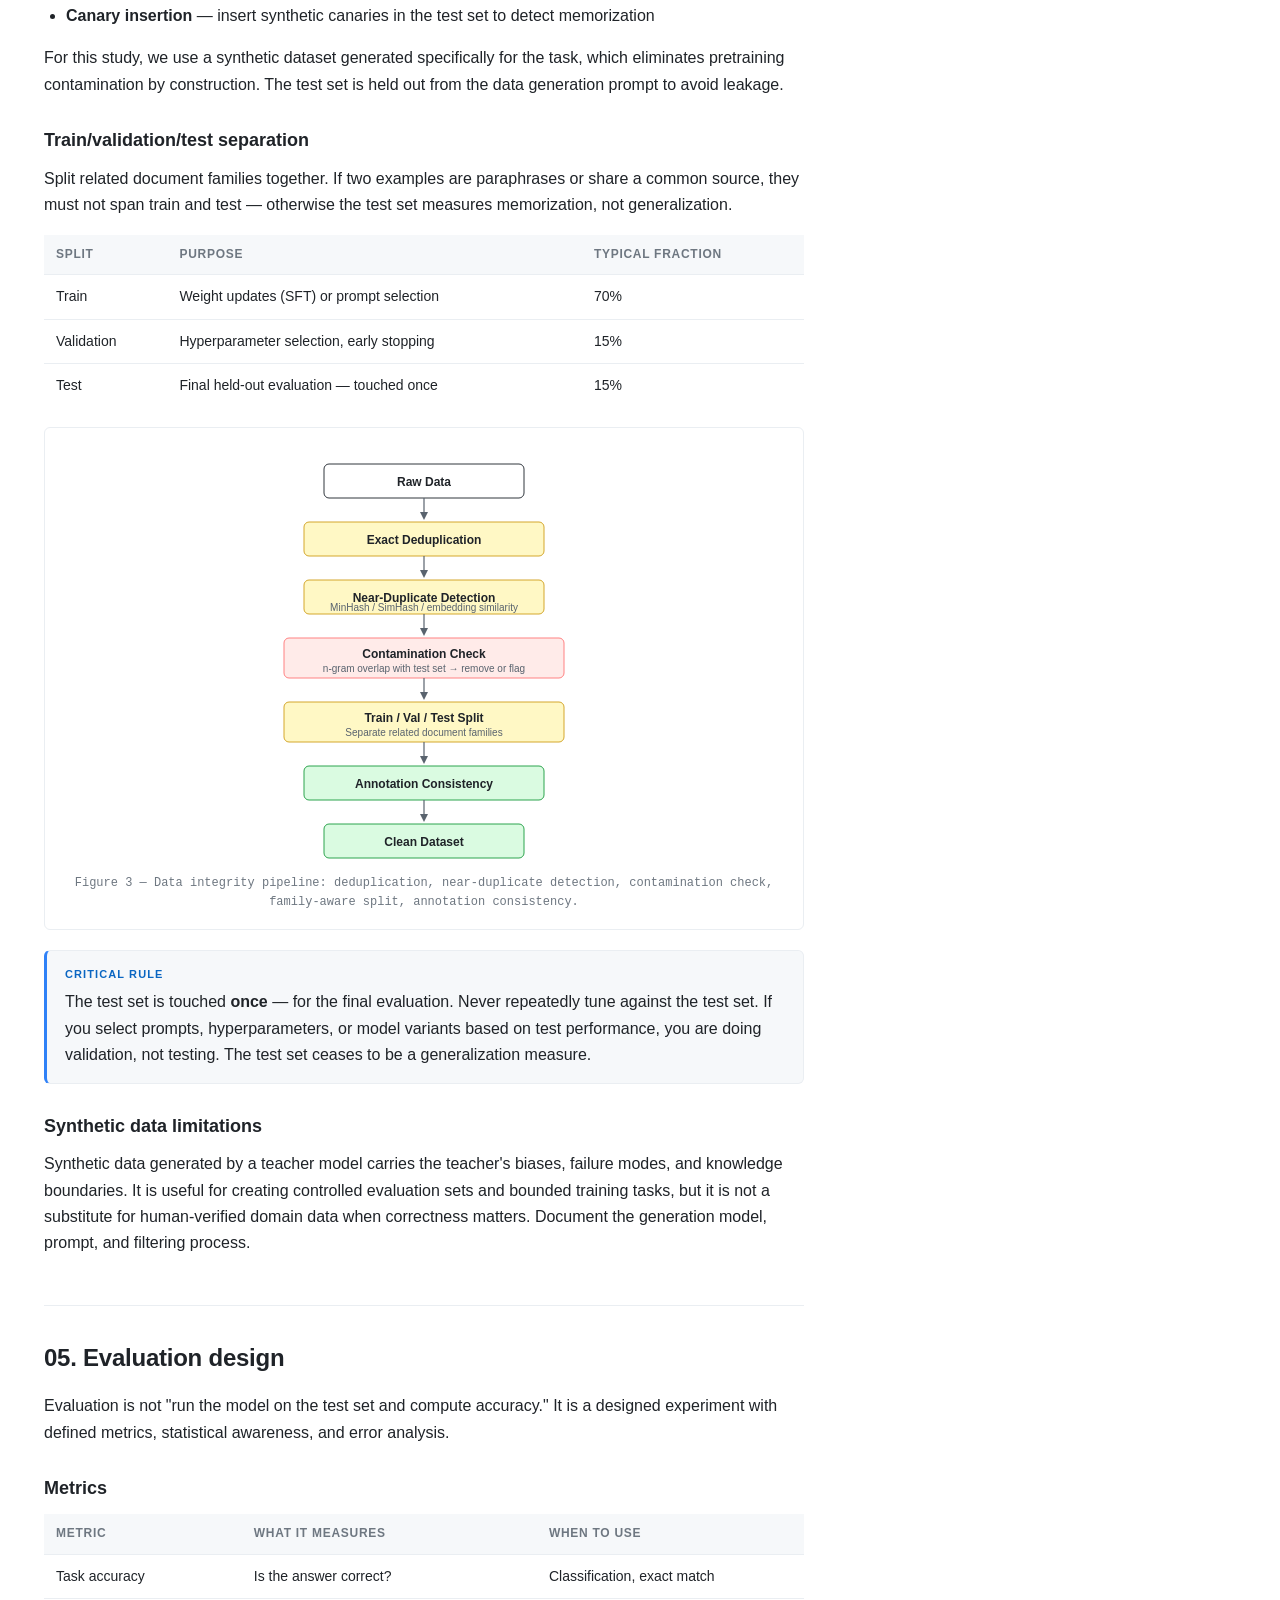
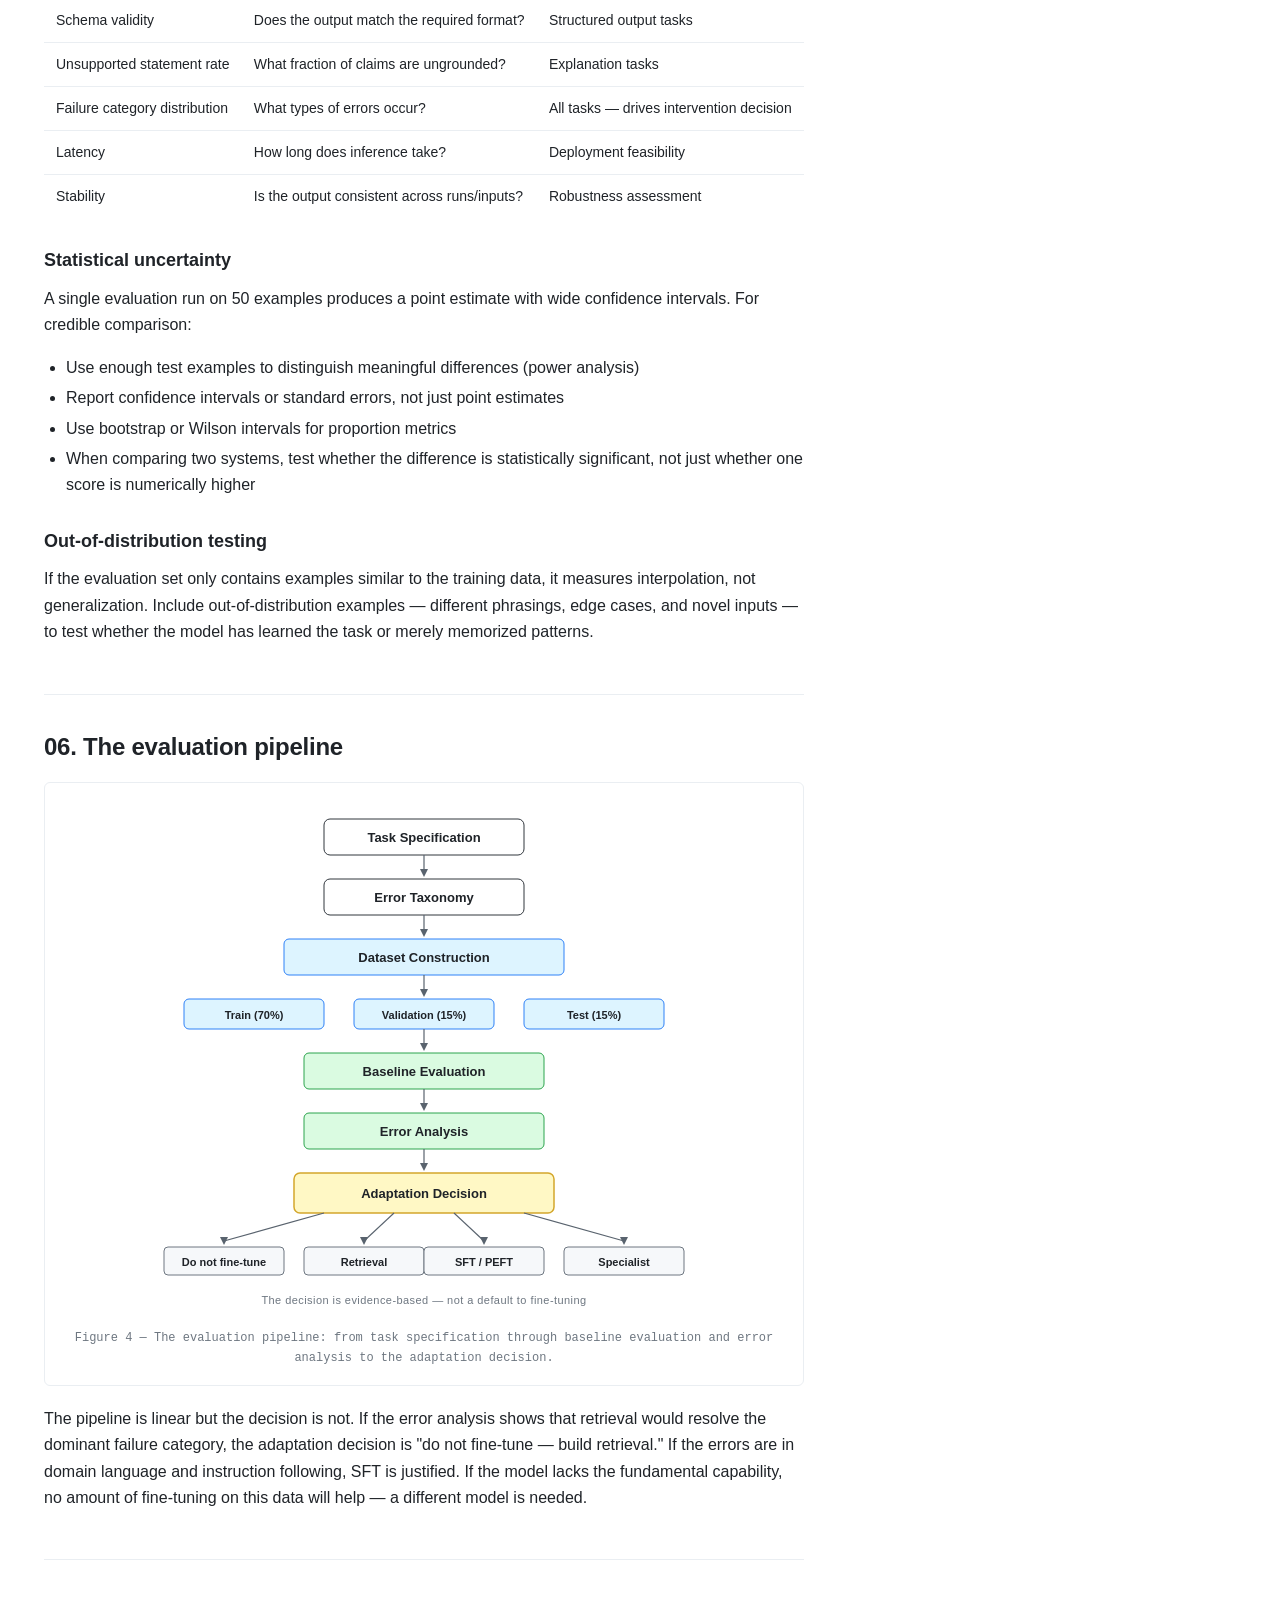
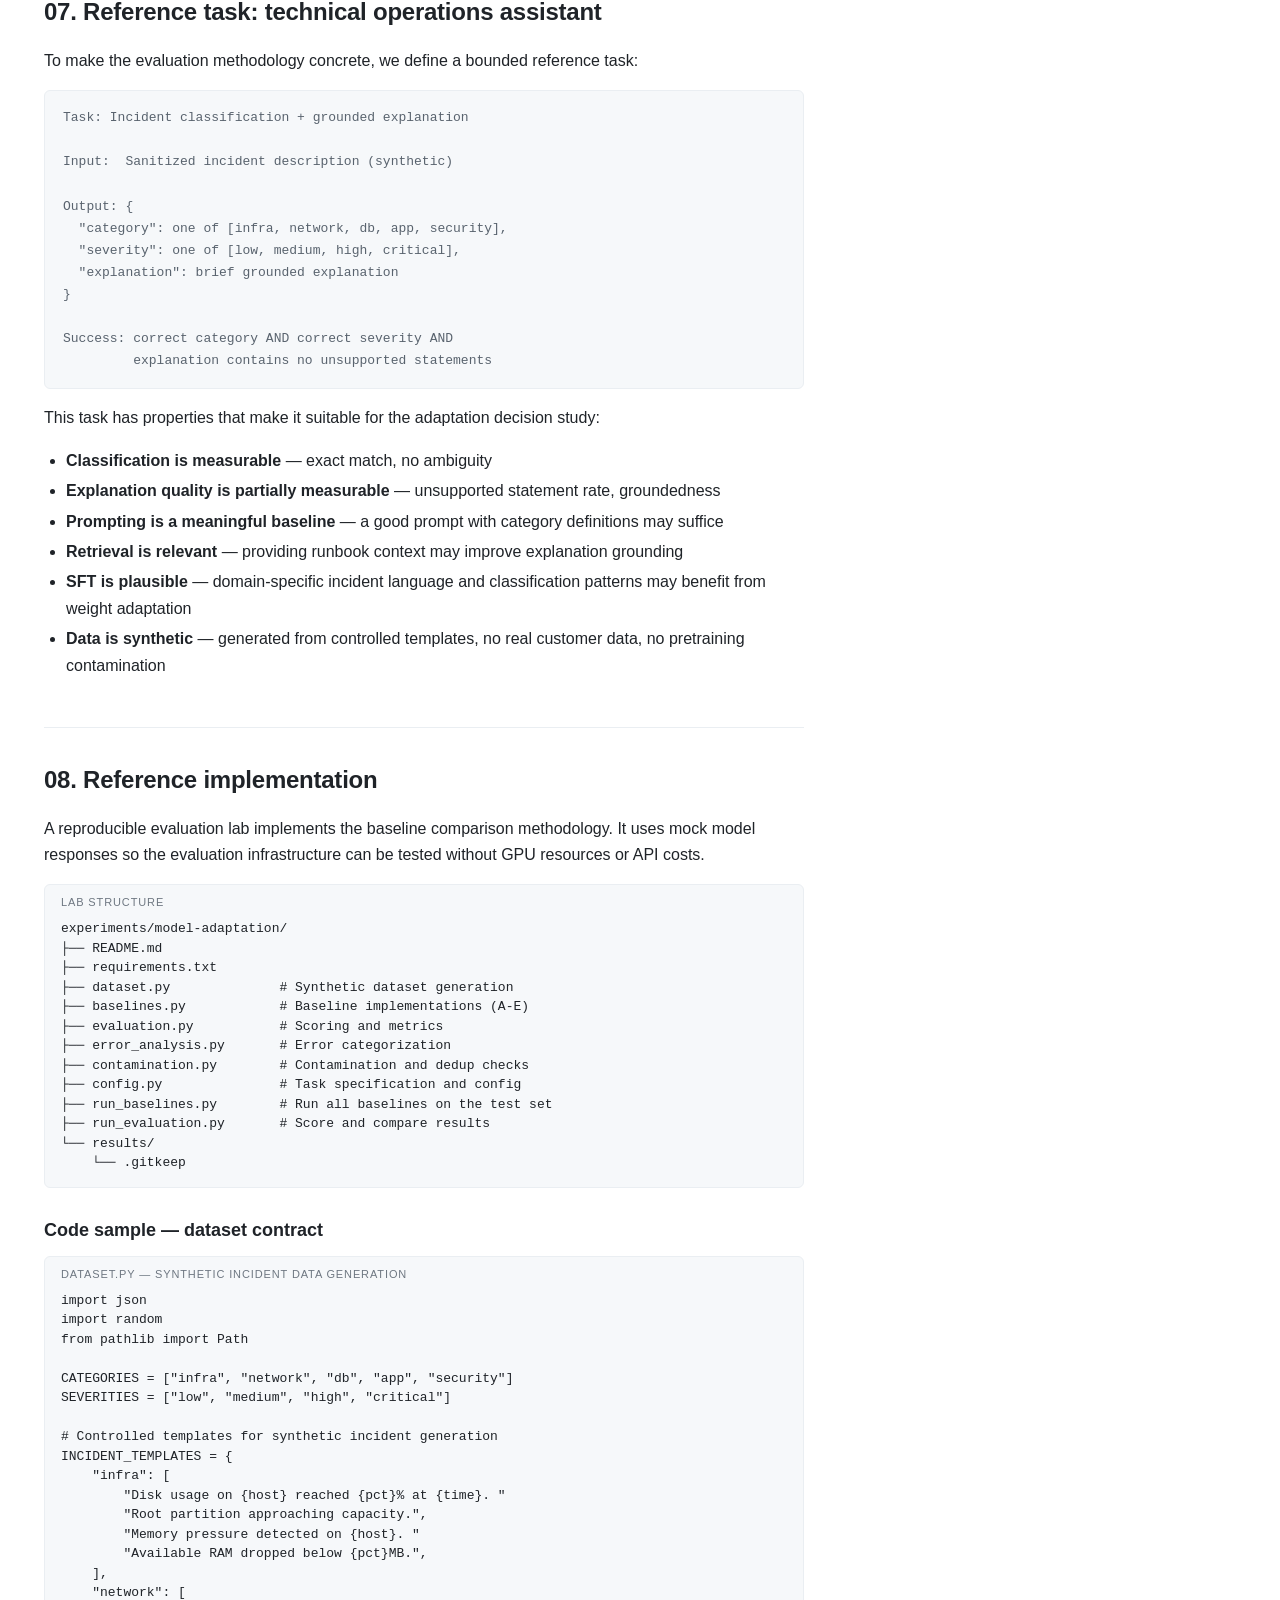
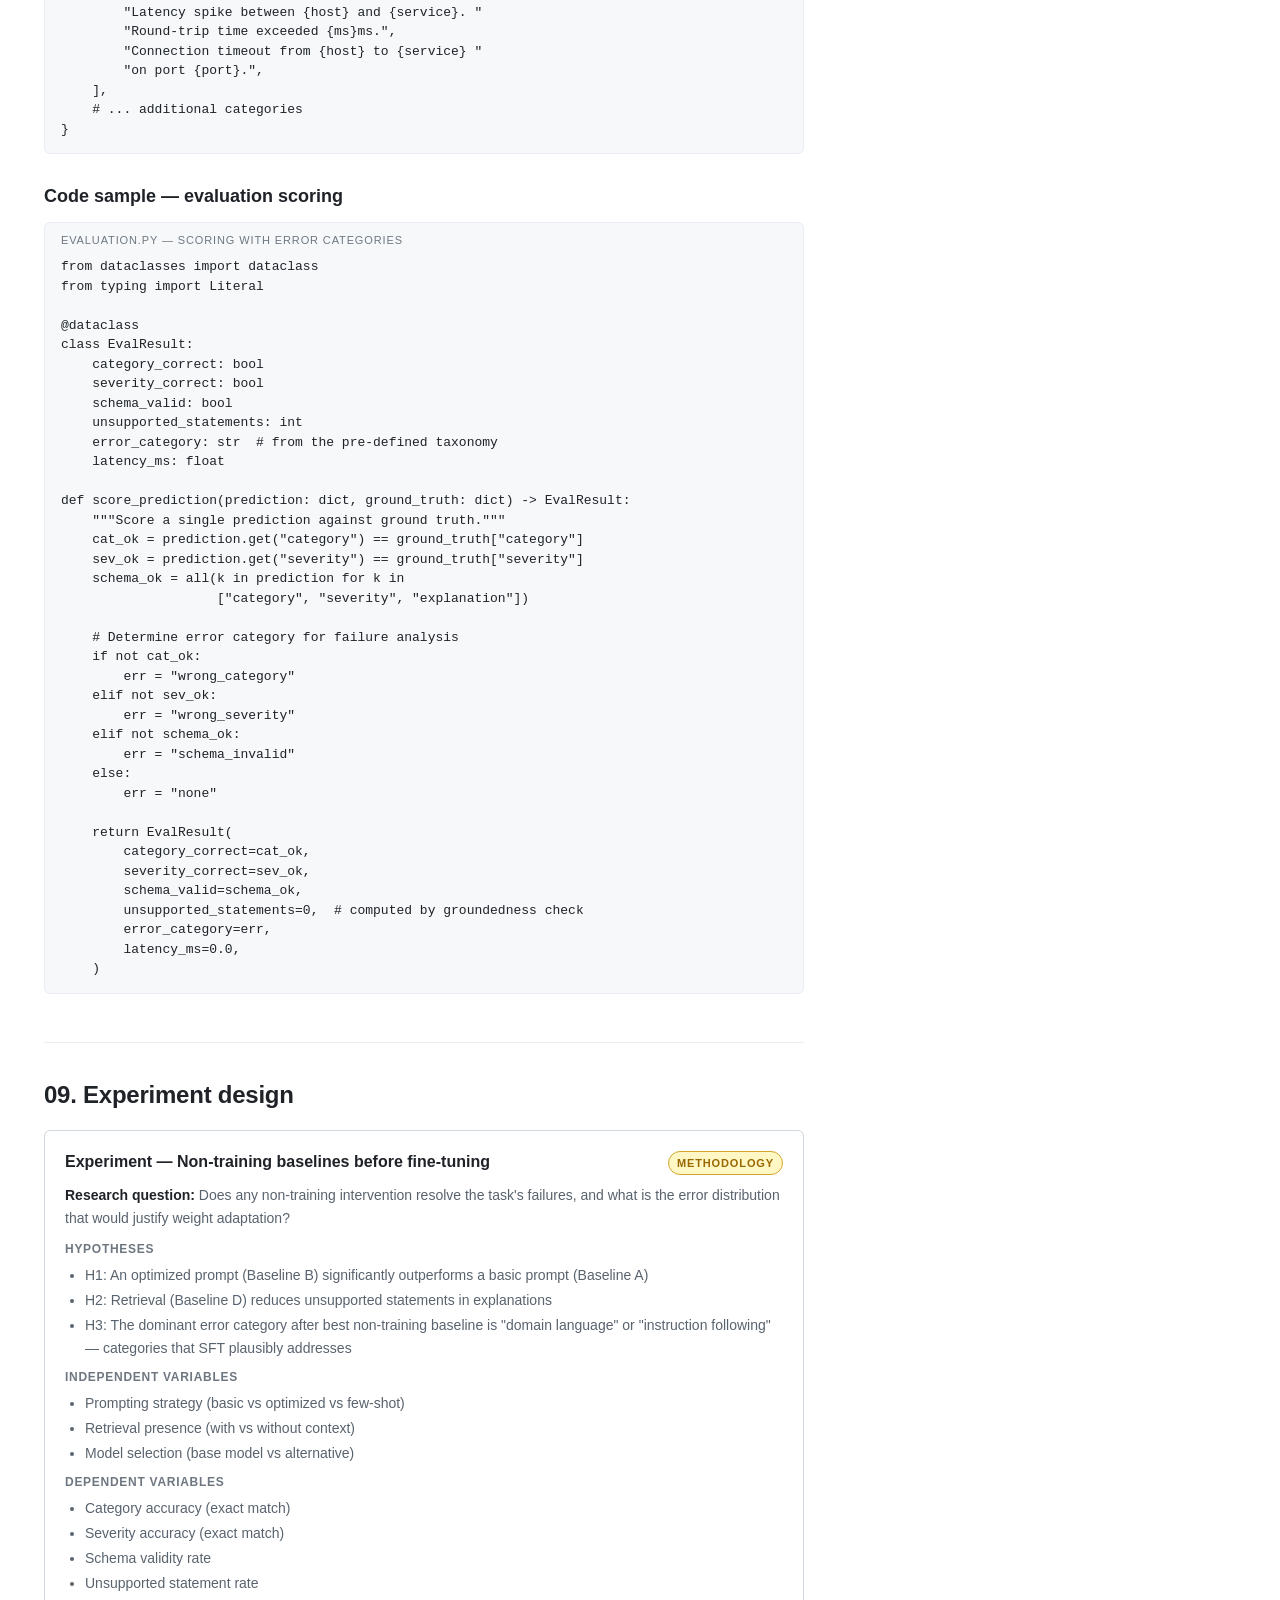
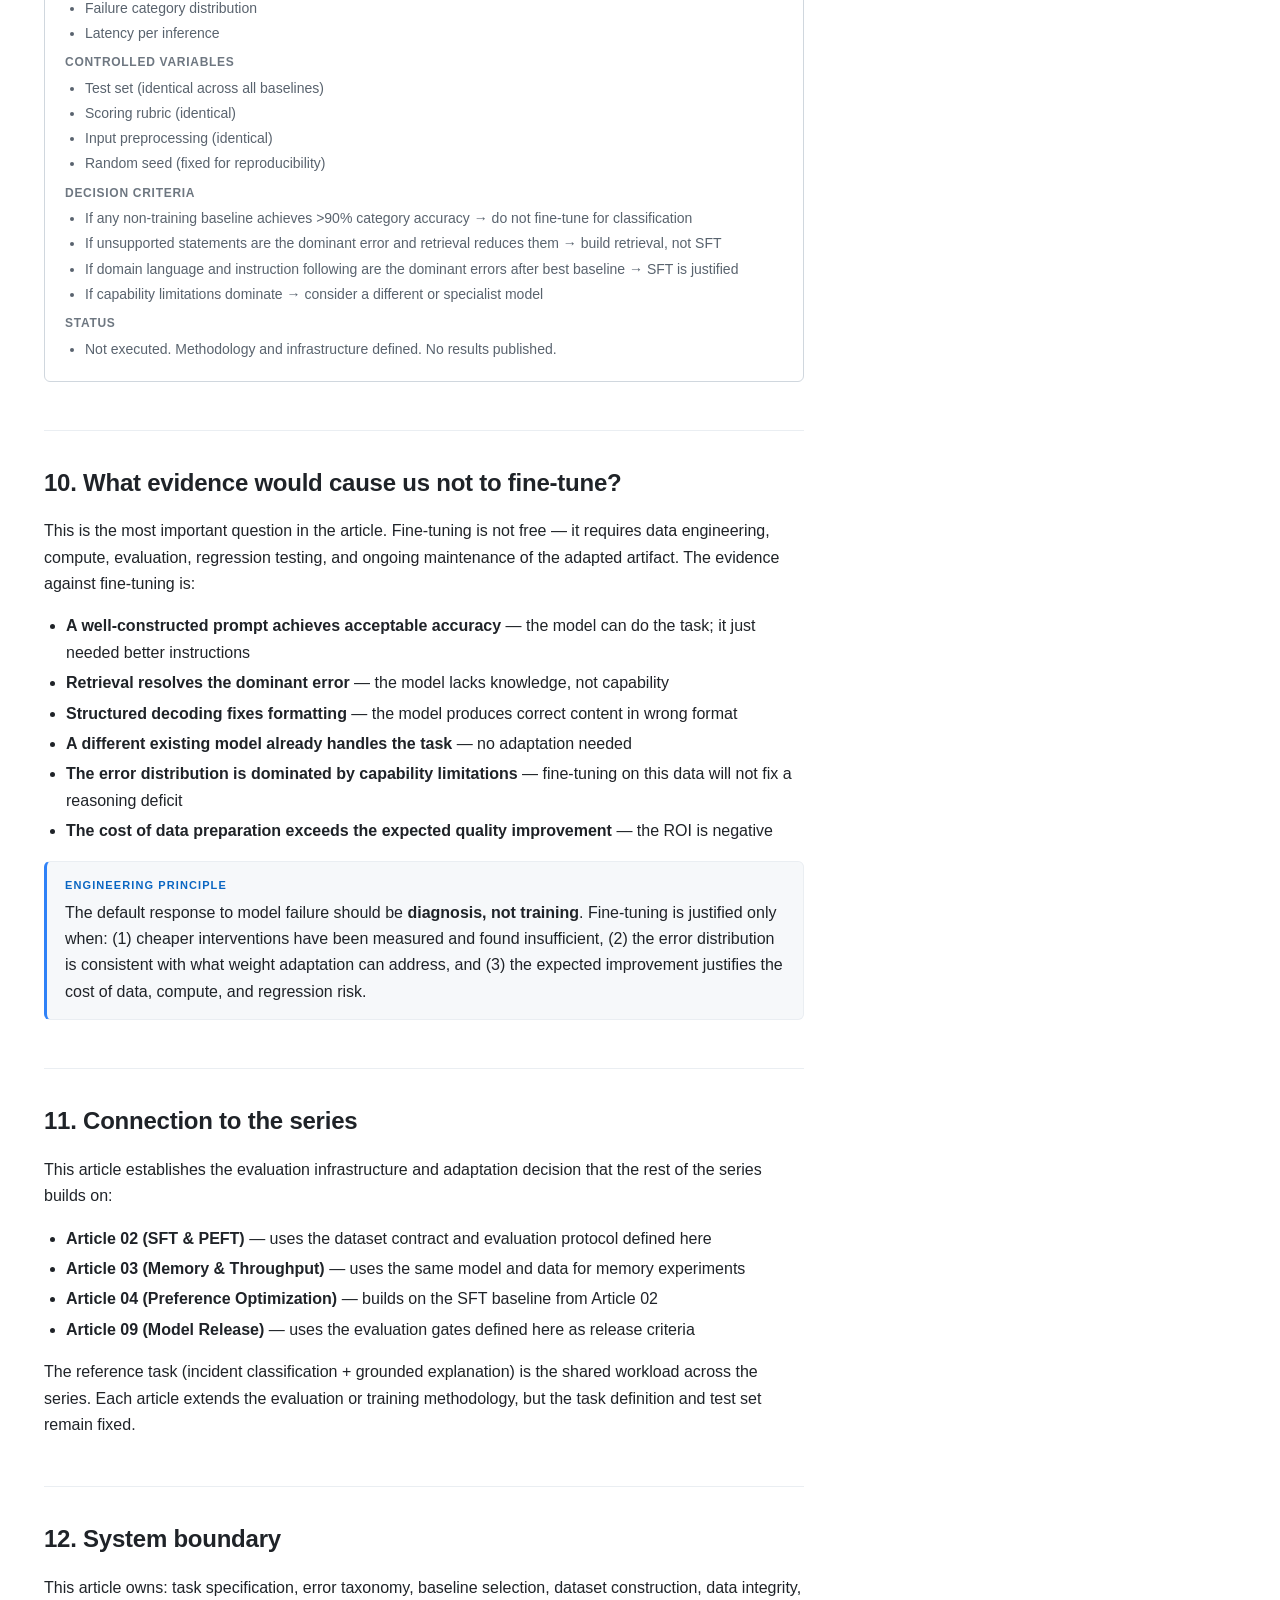
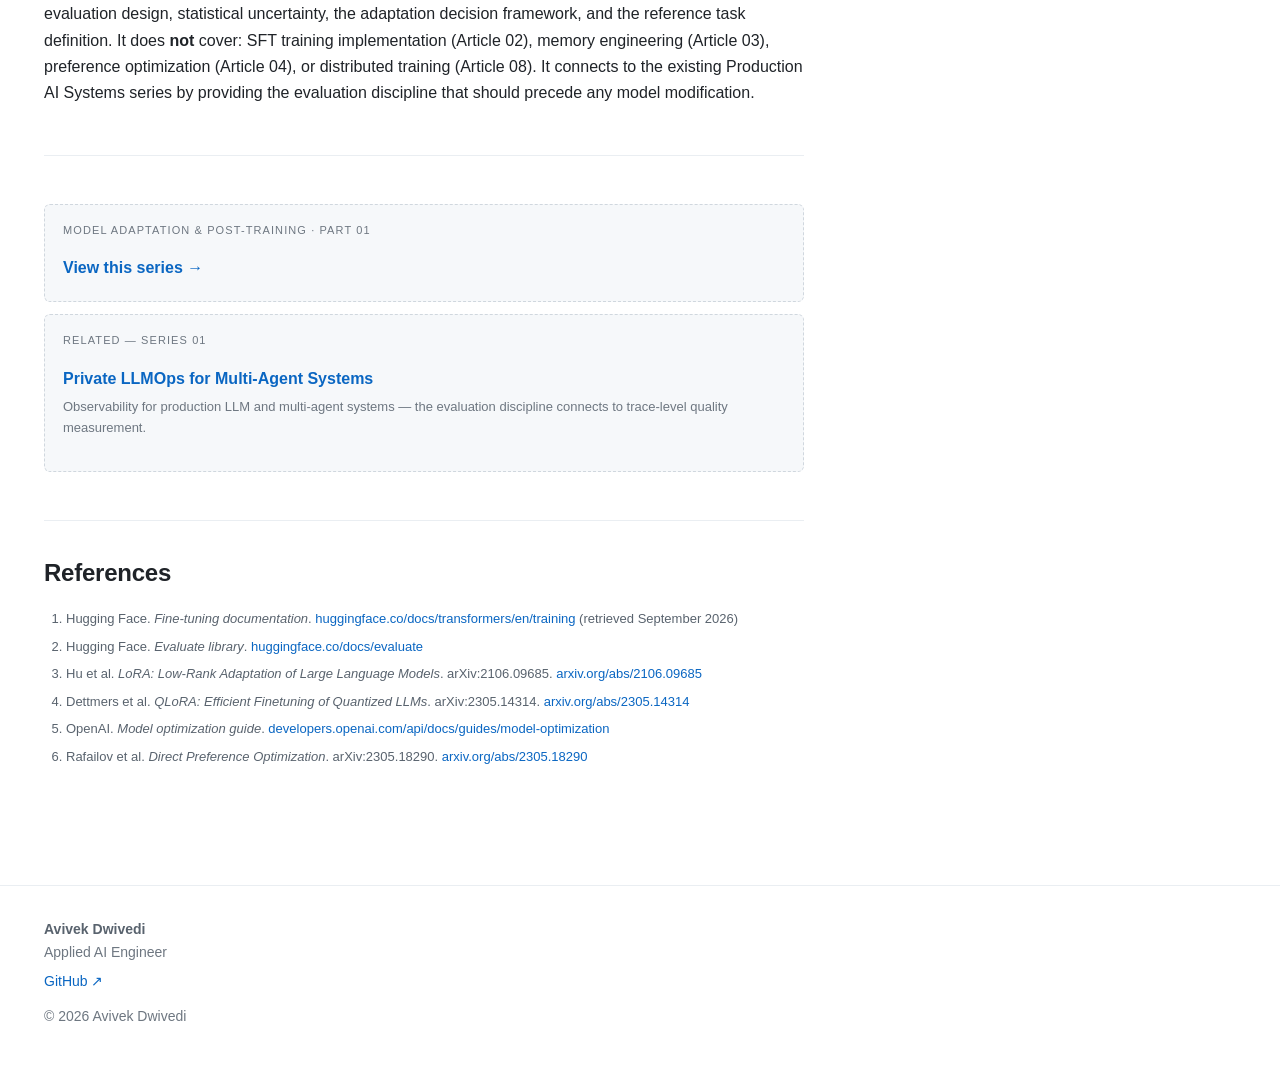
<file: articles/before-the-first-gradient.html>
<!DOCTYPE html>
<html lang="en">
<head>
  <meta charset="UTF-8">
  <meta name="viewport" content="width=device-width, initial-scale=1.0">
  <title>Before the First Gradient: Data and Evaluation for Model Adaptation | Avivek Dwivedi</title>
  <meta name="description" content="When is model fine-tuning justified? Establishing baselines, error taxonomy, data integrity, and evaluation design before modifying model weights.">
  <link rel="canonical" href="https://avivek-dwivedi.github.io/articles/before-the-first-gradient.html">
  <meta property="og:type" content="article">
  <meta property="og:title" content="Before the First Gradient: Data and Evaluation for Model Adaptation | Avivek Dwivedi">
  <meta property="og:description" content="When is model fine-tuning justified? Establishing baselines, error taxonomy, data integrity, and evaluation design before modifying model weights.">
  <meta property="og:url" content="https://avivek-dwivedi.github.io/articles/before-the-first-gradient.html">
  <meta name="twitter:card" content="summary">
  <link rel="icon" type="image/svg+xml" href="/favicon.svg">
  <link rel="stylesheet" href="/styles.css">
  <script type="application/ld+json">
  {
    "@context": "https://schema.org",
    "@type": "Article",
    "headline": "Before the First Gradient: Data and Evaluation for Model Adaptation",
    "description": "When is model fine-tuning justified? Establishing baselines, error taxonomy, data integrity, and evaluation design before modifying model weights.",
    "author": { "@type": "Person", "name": "Avivek Dwivedi", "url": "https://avivek-dwivedi.github.io/" },
    "publisher": { "@type": "Person", "name": "Avivek Dwivedi", "url": "https://avivek-dwivedi.github.io/" },
    "mainEntityOfPage": { "@type": "WebPage", "@id": "https://avivek-dwivedi.github.io/articles/before-the-first-gradient.html" },
    "articleSection": "Model Adaptation & Post-Training",
    "keywords": ["model adaptation", "fine-tuning", "evaluation", "baselines", "data integrity", "contamination", "error taxonomy", "SFT", "LoRA", "decision framework"],
    "dateModified": "2026-09-22"
  }
  </script>
</head>
<body>
  <a class="skip-link" href="#article-main">Skip to content</a>

  <nav class="nav" aria-label="Primary">
    <span class="nav-brand"><a href="/">AVIVEK</a></span>
    <button class="nav-toggle" type="button" aria-expanded="false" aria-controls="nav-links">Menu</button>
    <ul class="nav-links" id="nav-links">
      <li><a href="/#systems">Systems</a></li>
      <li><a href="/#engineering">Engineering</a></li>
      <li><a href="/#writing">Writing</a></li>
      <li><a href="https://github.com/avivek-dwivedi" rel="noopener">GitHub</a></li>
    </ul>
  </nav>

  <main id="article-main">
    <div class="shell">
      <div class="article-hero">
        <a class="back-home" href="/">← Back to home</a>
        <p class="eyebrow">Model Adaptation & Post-Training · Series 02 · Article 01</p>
        <h1>Before the First Gradient: Data and Evaluation for Model Adaptation</h1>
        <p class="subtitle">When is model fine-tuning justified? Establishing baselines, error taxonomy, data integrity, and evaluation design before modifying model weights.</p>
        <div class="article-meta">
          <span>Avivek Dwivedi</span>
          <span class="dot">·</span>
          <span class="tag tag-accent">Advanced</span>
          <span class="dot">·</span>
 <span>Updated Sep 2026</span>
          <span class="dot">·</span>
          <span>Series 02 / Article 01</span>
        </div>
        <div class="meta" style="display:flex; gap:8px; flex-wrap:wrap; margin-top:12px;">
          <span class="tag">Evaluation Design</span>
          <span class="tag">Baselines</span>
          <span class="tag">Error Taxonomy</span>
          <span class="tag">Data Integrity</span>
          <span class="tag">Contamination</span>
          <span class="tag">Adaptation Decision</span>
        </div>
        <p class="opening">A base model fails on a domain task. The team proposes fine-tuning. Before any gradient is computed, three questions must be answered: What exactly is the failure? Could a non-training intervention resolve it? And what evidence would prove that weight modification is the right response? This article builds the evaluation infrastructure that makes those questions answerable — and the decision framework that prevents fine-tuning from becoming the default solution to every model failure.</p>
      </div>
    </div>

    <div class="article-shell">
      <article class="article-body">

        <h2 id="s1">01. The decision problem</h2>
        <p>A base model produces incorrect, unstructured, or domain-inappropriate outputs on a particular task. The immediate instinct is to fine-tune. But the set of possible interventions is larger than "train the model":</p>
        <ul>
          <li><strong>Better prompting</strong> — a more carefully constructed prompt may resolve instruction-following failures</li>
          <li><strong>Structured decoding</strong> — constrained output formats (JSON schema, regex grammars) may resolve formatting failures</li>
          <li><strong>Retrieval augmentation</strong> — providing relevant context may resolve missing-knowledge failures</li>
          <li><strong>Tool use</strong> — delegating computation or lookup to external tools may resolve capability gaps</li>
          <li><strong>Different base model</strong> — a model with different pretraining or instruction tuning may already handle the task</li>
          <li><strong>SFT (supervised fine-tuning)</strong> — modifying weights to improve instruction following, output format, or domain language</li>
          <li><strong>Preference optimization</strong> — modifying weights to align output quality with human or verifiable preferences</li>
          <li><strong>Smaller specialist model</strong> — distilling task capability into a cheaper model for deployment</li>
        </ul>
        <p>Each intervention has a different cost profile. Prompting is cheap to implement but adds inference latency. Retrieval requires infrastructure. SFT requires data, compute, and introduces regression risk. A specialist model requires the most investment but may reduce long-term inference cost.</p>
        <p>The question is not "should we fine-tune?" but "which intervention is justified by the evidence?"</p>

        <figure class="figure">
          <object type="image/svg+xml" data="/assets/diagrams/model-adaptation/decision-matrix.svg" role="img" aria-label="Adaptation decision matrix" style="width:100%; max-width:680px; margin:0 auto; display:block;"></object>
          <figcaption class="figure-caption">Figure 1 — The adaptation decision depends on the error category. Missing knowledge → retrieval. Instruction following → prompting or SFT. Capability limit → different or specialist model. Cost increases left to right.</figcaption>
        </figure>

        <div class="architecture-decision">
          <span class="callout-label">Architecture Decision</span>
          <p>Always exhaust cheaper interventions before training. But do not use prompting to fix a capability limitation, and do not use retrieval to fix an instruction-following problem. Match the intervention to the error category, not to the fashion.</p>
        </div>

        <h2 id="s2">02. Task specification and error taxonomy</h2>
        <p>Before evaluating any model, define what "correct" means. This is the task specification. It includes:</p>
        <ul>
          <li><strong>Input space</strong> — what inputs the model will receive</li>
          <li><strong>Output space</strong> — what outputs are valid (free text, JSON, classification labels, structured explanations)</li>
          <li><strong>Success criteria</strong> — what makes an output correct (exact match, schema validity, semantic correctness, groundedness)</li>
          <li><strong>Failure modes</strong> — the categories of errors that matter (wrong answer, right answer wrong format, hallucinated content, missing information, unsafe output)</li>
        </ul>
        <p>An <strong>error taxonomy</strong> is not a post-hoc classification of what went wrong. It is defined before evaluation and drives the scoring rubric. Without a pre-defined taxonomy, error analysis becomes cherry-picking — you find the failures that support your preferred intervention.</p>
        <table class="article-table">
          <thead><tr><th>Error category</th><th>Description</th><th>Plausible intervention</th></tr></thead>
          <tbody>
            <tr><td>Missing knowledge</td><td>Model lacks domain facts</td><td>Retrieval, different base model</td></tr>
            <tr><td>Instruction following</td><td>Model understands the task but doesn't follow instructions</td><td>Better prompting, SFT</td></tr>
            <tr><td>Output format</td><td>Content is correct but format is wrong</td><td>Structured decoding, SFT</td></tr>
            <tr><td>Domain language</td><td>Model uses generic language instead of domain terminology</td><td>SFT, specialist model</td></tr>
            <tr><td>Capability limit</td><td>Model fundamentally cannot perform the reasoning required</td><td>Different model, specialist model</td></tr>
            <tr><td>Hallucination</td><td>Model generates unsupported statements</td><td>Retrieval, SFT with grounded data</td></tr>
          </tbody>
        </table>

        <h2 id="s3">03. Baseline selection</h2>
        <p>Baselines are not formalities. They are the control group for the adaptation experiment. If a baseline already solves the task, fine-tuning is unnecessary — and potentially harmful if it introduces regression.</p>
        <p>Meaningful baselines for a model adaptation study:</p>
        <div class="metric-grid">
          <div class="metric-card">
            <h4>Baseline A</h4>
            <ul>
              <li>Frozen base model</li>
              <li>Basic prompt</li>
              <li>No special formatting</li>
              <li>Establishes the floor</li>
            </ul>
          </div>
          <div class="metric-card">
            <h4>Baseline B</h4>
            <ul>
              <li>Frozen model</li>
              <li>Optimized prompt</li>
              <li>Few-shot examples</li>
              <li>Tests if prompting suffices</li>
            </ul>
          </div>
          <div class="metric-card">
            <h4>Baseline C</h4>
            <ul>
              <li>Frozen model</li>
              <li>Structured output</li>
              <li>Schema/grammar constraints</li>
              <li>Tests if formatting is the issue</li>
            </ul>
          </div>
          <div class="metric-card">
            <h4>Baseline D</h4>
            <ul>
              <li>Frozen model</li>
              <li>+ Retrieval</li>
              <li>Relevant context provided</li>
              <li>Tests if knowledge is missing</li>
            </ul>
          </div>
        </div>
        <p>Do not force every baseline into every task. Include a baseline only if it tests a specific hypothesis about the error distribution. If the task is structured classification and formatting is not the issue, Baseline C adds noise without insight.</p>

        <figure class="figure">
          <object type="image/svg+xml" data="/assets/diagrams/model-adaptation/baseline-comparison.svg" role="img" aria-label="Baseline comparison architecture" style="width:100%; max-width:640px; margin:0 auto; display:block;"></object>
          <figcaption class="figure-caption">Figure 2 — All baselines evaluated on the same held-out test set. Same inputs, same scoring, same metrics — controlled comparison.</figcaption>
        </figure>

        <h2 id="s4">04. Dataset construction and data integrity</h2>
        <p>The dataset is the single most important artifact in a model adaptation study. If the data is flawed, every conclusion drawn from training and evaluation is compromised.</p>

        <h3 id="s4a">Dataset provenance and licensing</h3>
        <ul>
          <li>Where did the data come from?</li>
          <li>What license permits its use?</li>
          <li>Was it generated by humans, by a model, or by a hybrid process?</li>
          <li>If synthetic: what model generated it, and what prompt was used?</li>
        </ul>

        <h3 id="s4b">Deduplication and near-duplicate detection</h3>
        <p>Duplicate training examples inflate apparent dataset size and cause the model to overfit to repeated patterns. Near-duplicates (paraphrased versions of the same content) are subtler but equally damaging.</p>
        <ul>
          <li><strong>Exact deduplication</strong> — hash-based comparison (SHA-256, MinHash)</li>
          <li><strong>Near-duplicate detection</strong> — embedding similarity, SimHash, or fuzzy matching</li>
          <li><strong>Cross-split deduplication</strong> — ensure no example in training appears (or nearly appears) in validation or test</li>
        </ul>

        <h3 id="s4c">Data contamination</h3>
        <p>If the base model saw the test set during pretraining, evaluation scores are compromised. Contamination detection is not optional for credible evaluation.</p>
        <ul>
          <li><strong>n-gram overlap</strong> — check if test set sequences appear in common pretraining corpora</li>
          <li><strong>Membership inference</strong> — statistical tests for whether the model has seen specific examples</li>
          <li><strong>Canary insertion</strong> — insert synthetic canaries in the test set to detect memorization</li>
        </ul>
        <p>For this study, we use a synthetic dataset generated specifically for the task, which eliminates pretraining contamination by construction. The test set is held out from the data generation prompt to avoid leakage.</p>

        <h3 id="s4d">Train/validation/test separation</h3>
        <p>Split related document families together. If two examples are paraphrases or share a common source, they must not span train and test — otherwise the test set measures memorization, not generalization.</p>
        <table class="article-table">
          <thead><tr><th>Split</th><th>Purpose</th><th>Typical fraction</th></tr></thead>
          <tbody>
            <tr><td>Train</td><td>Weight updates (SFT) or prompt selection</td><td>70%</td></tr>
            <tr><td>Validation</td><td>Hyperparameter selection, early stopping</td><td>15%</td></tr>
            <tr><td>Test</td><td>Final held-out evaluation — touched once</td><td>15%</td></tr>
          </tbody>
        </table>

        <figure class="figure">
          <object type="image/svg+xml" data="/assets/diagrams/model-adaptation/data-integrity.svg" role="img" aria-label="Data integrity controls" style="width:100%; max-width:600px; margin:0 auto; display:block;"></object>
          <figcaption class="figure-caption">Figure 3 — Data integrity pipeline: deduplication, near-duplicate detection, contamination check, family-aware split, annotation consistency.</figcaption>
        </figure>

        <div class="article-callout">
          <span class="callout-label">Critical Rule</span>
          <p>The test set is touched <strong>once</strong> — for the final evaluation. Never repeatedly tune against the test set. If you select prompts, hyperparameters, or model variants based on test performance, you are doing validation, not testing. The test set ceases to be a generalization measure.</p>
        </div>

        <h3 id="s4e">Synthetic data limitations</h3>
        <p>Synthetic data generated by a teacher model carries the teacher's biases, failure modes, and knowledge boundaries. It is useful for creating controlled evaluation sets and bounded training tasks, but it is not a substitute for human-verified domain data when correctness matters. Document the generation model, prompt, and filtering process.</p>

        <h2 id="s5">05. Evaluation design</h2>
        <p>Evaluation is not "run the model on the test set and compute accuracy." It is a designed experiment with defined metrics, statistical awareness, and error analysis.</p>

        <h3 id="s5a">Metrics</h3>
        <table class="article-table">
          <thead><tr><th>Metric</th><th>What it measures</th><th>When to use</th></tr></thead>
          <tbody>
            <tr><td>Task accuracy</td><td>Is the answer correct?</td><td>Classification, exact match</td></tr>
            <tr><td>Schema validity</td><td>Does the output match the required format?</td><td>Structured output tasks</td></tr>
            <tr><td>Unsupported statement rate</td><td>What fraction of claims are ungrounded?</td><td>Explanation tasks</td></tr>
            <tr><td>Failure category distribution</td><td>What types of errors occur?</td><td>All tasks — drives intervention decision</td></tr>
            <tr><td>Latency</td><td>How long does inference take?</td><td>Deployment feasibility</td></tr>
            <tr><td>Stability</td><td>Is the output consistent across runs/inputs?</td><td>Robustness assessment</td></tr>
          </tbody>
        </table>

        <h3 id="s5b">Statistical uncertainty</h3>
        <p>A single evaluation run on 50 examples produces a point estimate with wide confidence intervals. For credible comparison:</p>
        <ul>
          <li>Use enough test examples to distinguish meaningful differences (power analysis)</li>
          <li>Report confidence intervals or standard errors, not just point estimates</li>
          <li>Use bootstrap or Wilson intervals for proportion metrics</li>
          <li>When comparing two systems, test whether the difference is statistically significant, not just whether one score is numerically higher</li>
        </ul>

        <h3 id="s5c">Out-of-distribution testing</h3>
        <p>If the evaluation set only contains examples similar to the training data, it measures interpolation, not generalization. Include out-of-distribution examples — different phrasings, edge cases, and novel inputs — to test whether the model has learned the task or merely memorized patterns.</p>

        <h2 id="s6">06. The evaluation pipeline</h2>
        <figure class="figure">
          <object type="image/svg+xml" data="/assets/diagrams/model-adaptation/evaluation-pipeline.svg" role="img" aria-label="Evaluation pipeline before training" style="width:100%; max-width:600px; margin:0 auto; display:block;"></object>
          <figcaption class="figure-caption">Figure 4 — The evaluation pipeline: from task specification through baseline evaluation and error analysis to the adaptation decision.</figcaption>
        </figure>
        <p>The pipeline is linear but the decision is not. If the error analysis shows that retrieval would resolve the dominant failure category, the adaptation decision is "do not fine-tune — build retrieval." If the errors are in domain language and instruction following, SFT is justified. If the model lacks the fundamental capability, no amount of fine-tuning on this data will help — a different model is needed.</p>

        <h2 id="s7">07. Reference task: technical operations assistant</h2>
        <p>To make the evaluation methodology concrete, we define a bounded reference task:</p>
        <div class="flow">Task: Incident classification + grounded explanation

Input:  Sanitized incident description (synthetic)

Output: {
  "category": one of [infra, network, db, app, security],
  "severity": one of [low, medium, high, critical],
  "explanation": brief grounded explanation
}

Success: correct category AND correct severity AND
         explanation contains no unsupported statements</div>
        <p>This task has properties that make it suitable for the adaptation decision study:</p>
        <ul>
          <li><strong>Classification is measurable</strong> — exact match, no ambiguity</li>
          <li><strong>Explanation quality is partially measurable</strong> — unsupported statement rate, groundedness</li>
          <li><strong>Prompting is a meaningful baseline</strong> — a good prompt with category definitions may suffice</li>
          <li><strong>Retrieval is relevant</strong> — providing runbook context may improve explanation grounding</li>
          <li><strong>SFT is plausible</strong> — domain-specific incident language and classification patterns may benefit from weight adaptation</li>
          <li><strong>Data is synthetic</strong> — generated from controlled templates, no real customer data, no pretraining contamination</li>
        </ul>

        <h2 id="s8">08. Reference implementation</h2>
        <p>A reproducible evaluation lab implements the baseline comparison methodology. It uses mock model responses so the evaluation infrastructure can be tested without GPU resources or API costs.</p>
        <div class="code-block">
<span class="code-label">Lab structure</span>
<pre>experiments/model-adaptation/
├── README.md
├── requirements.txt
├── dataset.py              # Synthetic dataset generation
├── baselines.py            # Baseline implementations (A-E)
├── evaluation.py           # Scoring and metrics
├── error_analysis.py       # Error categorization
├── contamination.py        # Contamination and dedup checks
├── config.py               # Task specification and config
├── run_baselines.py        # Run all baselines on the test set
├── run_evaluation.py       # Score and compare results
└── results/
    └── .gitkeep</pre>
        </div>

        <h3 id="s8a">Code sample — dataset contract</h3>
        <div class="code-block">
<span class="code-label">dataset.py — synthetic incident data generation</span>
<pre>import json
import random
from pathlib import Path

CATEGORIES = ["infra", "network", "db", "app", "security"]
SEVERITIES = ["low", "medium", "high", "critical"]

# Controlled templates for synthetic incident generation
INCIDENT_TEMPLATES = {
    "infra": [
        "Disk usage on {host} reached {pct}% at {time}. "
        "Root partition approaching capacity.",
        "Memory pressure detected on {host}. "
        "Available RAM dropped below {pct}MB.",
    ],
    "network": [
        "Latency spike between {host} and {service}. "
        "Round-trip time exceeded {ms}ms.",
        "Connection timeout from {host} to {service} "
        "on port {port}.",
    ],
    # ... additional categories
}</pre>
        </div>

        <h3 id="s8b">Code sample — evaluation scoring</h3>
        <div class="code-block">
<span class="code-label">evaluation.py — scoring with error categories</span>
<pre>from dataclasses import dataclass
from typing import Literal

@dataclass
class EvalResult:
    category_correct: bool
    severity_correct: bool
    schema_valid: bool
    unsupported_statements: int
    error_category: str  # from the pre-defined taxonomy
    latency_ms: float

def score_prediction(prediction: dict, ground_truth: dict) -> EvalResult:
    """Score a single prediction against ground truth."""
    cat_ok = prediction.get("category") == ground_truth["category"]
    sev_ok = prediction.get("severity") == ground_truth["severity"]
    schema_ok = all(k in prediction for k in
                    ["category", "severity", "explanation"])

    # Determine error category for failure analysis
    if not cat_ok:
        err = "wrong_category"
    elif not sev_ok:
        err = "wrong_severity"
    elif not schema_ok:
        err = "schema_invalid"
    else:
        err = "none"

    return EvalResult(
        category_correct=cat_ok,
        severity_correct=sev_ok,
        schema_valid=schema_ok,
        unsupported_statements=0,  # computed by groundedness check
        error_category=err,
        latency_ms=0.0,
    )</pre>
        </div>

        <h2 id="s9">09. Experiment design</h2>
        <div class="experiment-card">
          <div class="exp-head">
            <h3>Experiment — Non-training baselines before fine-tuning</h3>
            <span class="status">Methodology</span>
          </div>
          <p class="exp-goal"><strong>Research question:</strong> Does any non-training intervention resolve the task's failures, and what is the error distribution that would justify weight adaptation?</p>
          <p class="exp-record-label">Hypotheses</p>
          <ul>
            <li>H1: An optimized prompt (Baseline B) significantly outperforms a basic prompt (Baseline A)</li>
            <li>H2: Retrieval (Baseline D) reduces unsupported statements in explanations</li>
            <li>H3: The dominant error category after best non-training baseline is "domain language" or "instruction following" — categories that SFT plausibly addresses</li>
          </ul>
          <p class="exp-record-label">Independent variables</p>
          <ul>
            <li>Prompting strategy (basic vs optimized vs few-shot)</li>
            <li>Retrieval presence (with vs without context)</li>
            <li>Model selection (base model vs alternative)</li>
          </ul>
          <p class="exp-record-label">Dependent variables</p>
          <ul>
            <li>Category accuracy (exact match)</li>
            <li>Severity accuracy (exact match)</li>
            <li>Schema validity rate</li>
            <li>Unsupported statement rate</li>
            <li>Failure category distribution</li>
            <li>Latency per inference</li>
          </ul>
          <p class="exp-record-label">Controlled variables</p>
          <ul>
            <li>Test set (identical across all baselines)</li>
            <li>Scoring rubric (identical)</li>
            <li>Input preprocessing (identical)</li>
            <li>Random seed (fixed for reproducibility)</li>
          </ul>
          <p class="exp-record-label">Decision criteria</p>
          <ul>
            <li>If any non-training baseline achieves &gt;90% category accuracy → do not fine-tune for classification</li>
            <li>If unsupported statements are the dominant error and retrieval reduces them → build retrieval, not SFT</li>
            <li>If domain language and instruction following are the dominant errors after best baseline → SFT is justified</li>
            <li>If capability limitations dominate → consider a different or specialist model</li>
          </ul>
          <p class="exp-record-label">Status</p>
          <ul>
            <li>Not executed. Methodology and infrastructure defined. No results published.</li>
          </ul>
        </div>

        <h2 id="s10">10. What evidence would cause us not to fine-tune?</h2>
        <p>This is the most important question in the article. Fine-tuning is not free — it requires data engineering, compute, evaluation, regression testing, and ongoing maintenance of the adapted artifact. The evidence against fine-tuning is:</p>
        <ul>
          <li><strong>A well-constructed prompt achieves acceptable accuracy</strong> — the model can do the task; it just needed better instructions</li>
          <li><strong>Retrieval resolves the dominant error</strong> — the model lacks knowledge, not capability</li>
          <li><strong>Structured decoding fixes formatting</strong> — the model produces correct content in wrong format</li>
          <li><strong>A different existing model already handles the task</strong> — no adaptation needed</li>
          <li><strong>The error distribution is dominated by capability limitations</strong> — fine-tuning on this data will not fix a reasoning deficit</li>
          <li><strong>The cost of data preparation exceeds the expected quality improvement</strong> — the ROI is negative</li>
        </ul>

        <div class="engineering-note">
          <span class="callout-label">Engineering Principle</span>
          <p>The default response to model failure should be <strong>diagnosis, not training</strong>. Fine-tuning is justified only when: (1) cheaper interventions have been measured and found insufficient, (2) the error distribution is consistent with what weight adaptation can address, and (3) the expected improvement justifies the cost of data, compute, and regression risk.</p>
        </div>

        <h2 id="s11">11. Connection to the series</h2>
        <p>This article establishes the evaluation infrastructure and adaptation decision that the rest of the series builds on:</p>
        <ul>
          <li><strong>Article 02 (SFT & PEFT)</strong> — uses the dataset contract and evaluation protocol defined here</li>
          <li><strong>Article 03 (Memory & Throughput)</strong> — uses the same model and data for memory experiments</li>
          <li><strong>Article 04 (Preference Optimization)</strong> — builds on the SFT baseline from Article 02</li>
          <li><strong>Article 09 (Model Release)</strong> — uses the evaluation gates defined here as release criteria</li>
        </ul>
        <p>The reference task (incident classification + grounded explanation) is the shared workload across the series. Each article extends the evaluation or training methodology, but the task definition and test set remain fixed.</p>

        <h2 id="s12">12. System boundary</h2>
        <p>This article owns: task specification, error taxonomy, baseline selection, dataset construction, data integrity, evaluation design, statistical uncertainty, the adaptation decision framework, and the reference task definition. It does <strong>not</strong> cover: SFT training implementation (Article 02), memory engineering (Article 03), preference optimization (Article 04), or distributed training (Article 08). It connects to the existing Production AI Systems series by providing the evaluation discipline that should precede any model modification.</p>

        <div class="article-end">
          <div class="next-article">
            <p class="label">Model Adaptation & Post-Training · Part 01</p>
            <p class="title"><a href="/articles/#model-adaptation">View this series →</a></p>
          </div>
          <div class="next-article" style="margin-top:12px;">
            <p class="label">Related — Series 01</p>
            <p class="title"><a href="/articles/private-llmops-multi-agent.html">Private LLMOps for Multi-Agent Systems</a></p>
            <p class="soon">Observability for production LLM and multi-agent systems — the evaluation discipline connects to trace-level quality measurement.</p>
          </div>
        </div>

        <h2 id="refs">References</h2>
        <div class="references">
          <ol>
            <li id="ref1">Hugging Face. <em>Fine-tuning documentation</em>. <a href="https://huggingface.co/docs/transformers/en/training" rel="noopener">huggingface.co/docs/transformers/en/training</a> (retrieved September 2026)</li>
            <li id="ref2">Hugging Face. <em>Evaluate library</em>. <a href="https://huggingface.co/docs/evaluate/en/index" rel="noopener">huggingface.co/docs/evaluate</a></li>
            <li id="ref3">Hu et al. <em>LoRA: Low-Rank Adaptation of Large Language Models</em>. arXiv:2106.09685. <a href="https://arxiv.org/abs/2106.09685" rel="noopener">arxiv.org/abs/2106.09685</a></li>
            <li id="ref4">Dettmers et al. <em>QLoRA: Efficient Finetuning of Quantized LLMs</em>. arXiv:2305.14314. <a href="https://arxiv.org/abs/2305.14314" rel="noopener">arxiv.org/abs/2305.14314</a></li>
            <li id="ref5">OpenAI. <em>Model optimization guide</em>. <a href="https://developers.openai.com/api/docs/guides/model-optimization" rel="noopener">developers.openai.com/api/docs/guides/model-optimization</a></li>
            <li id="ref6">Rafailov et al. <em>Direct Preference Optimization</em>. arXiv:2305.18290. <a href="https://arxiv.org/abs/2305.18290" rel="noopener">arxiv.org/abs/2305.18290</a></li>
          </ol>
        </div>

      </article>

      <aside class="toc" aria-label="Table of contents">
        <button class="toc-toggle" type="button" aria-expanded="true">On this page</button>
        <div class="toc-list">
          <h2>Contents</h2>
          <ol>
            <li><a href="#s1" data-toc="s1">01. The decision problem</a></li>
            <li><a href="#s2" data-toc="s2">02. Task specification</a></li>
            <li><a href="#s3" data-toc="s3">03. Baseline selection</a></li>
            <li><a href="#s4" data-toc="s4">04. Dataset construction</a></li>
            <li><a href="#s5" data-toc="s5">05. Evaluation design</a></li>
            <li><a href="#s6" data-toc="s6">06. Evaluation pipeline</a></li>
            <li><a href="#s7" data-toc="s7">07. Reference task</a></li>
            <li><a href="#s8" data-toc="s8">08. Reference implementation</a></li>
            <li><a href="#s9" data-toc="s9">09. Experiment design</a></li>
            <li><a href="#s10" data-toc="s10">10. Not fine-tuning</a></li>
            <li><a href="#s11" data-toc="s11">11. Connection to series</a></li>
            <li><a href="#s12" data-toc="s12">12. System boundary</a></li>
          </ol>
        </div>
      </aside>
    </div>
  </main>

  <footer class="footer">
    <div class="shell">
      <div class="footer-name">Avivek Dwivedi</div>
      <div>Applied AI Engineer</div>
      <div class="footer-links">
        <a href="https://github.com/avivek-dwivedi" rel="noopener">GitHub ↗</a>
      </div>
      <div style="margin-top:12px;">&copy; <span id="year">2026</span> Avivek Dwivedi</div>
    </div>
  </footer>

  <script src="/script.js" defer></script>
</body>
</html>
</file>
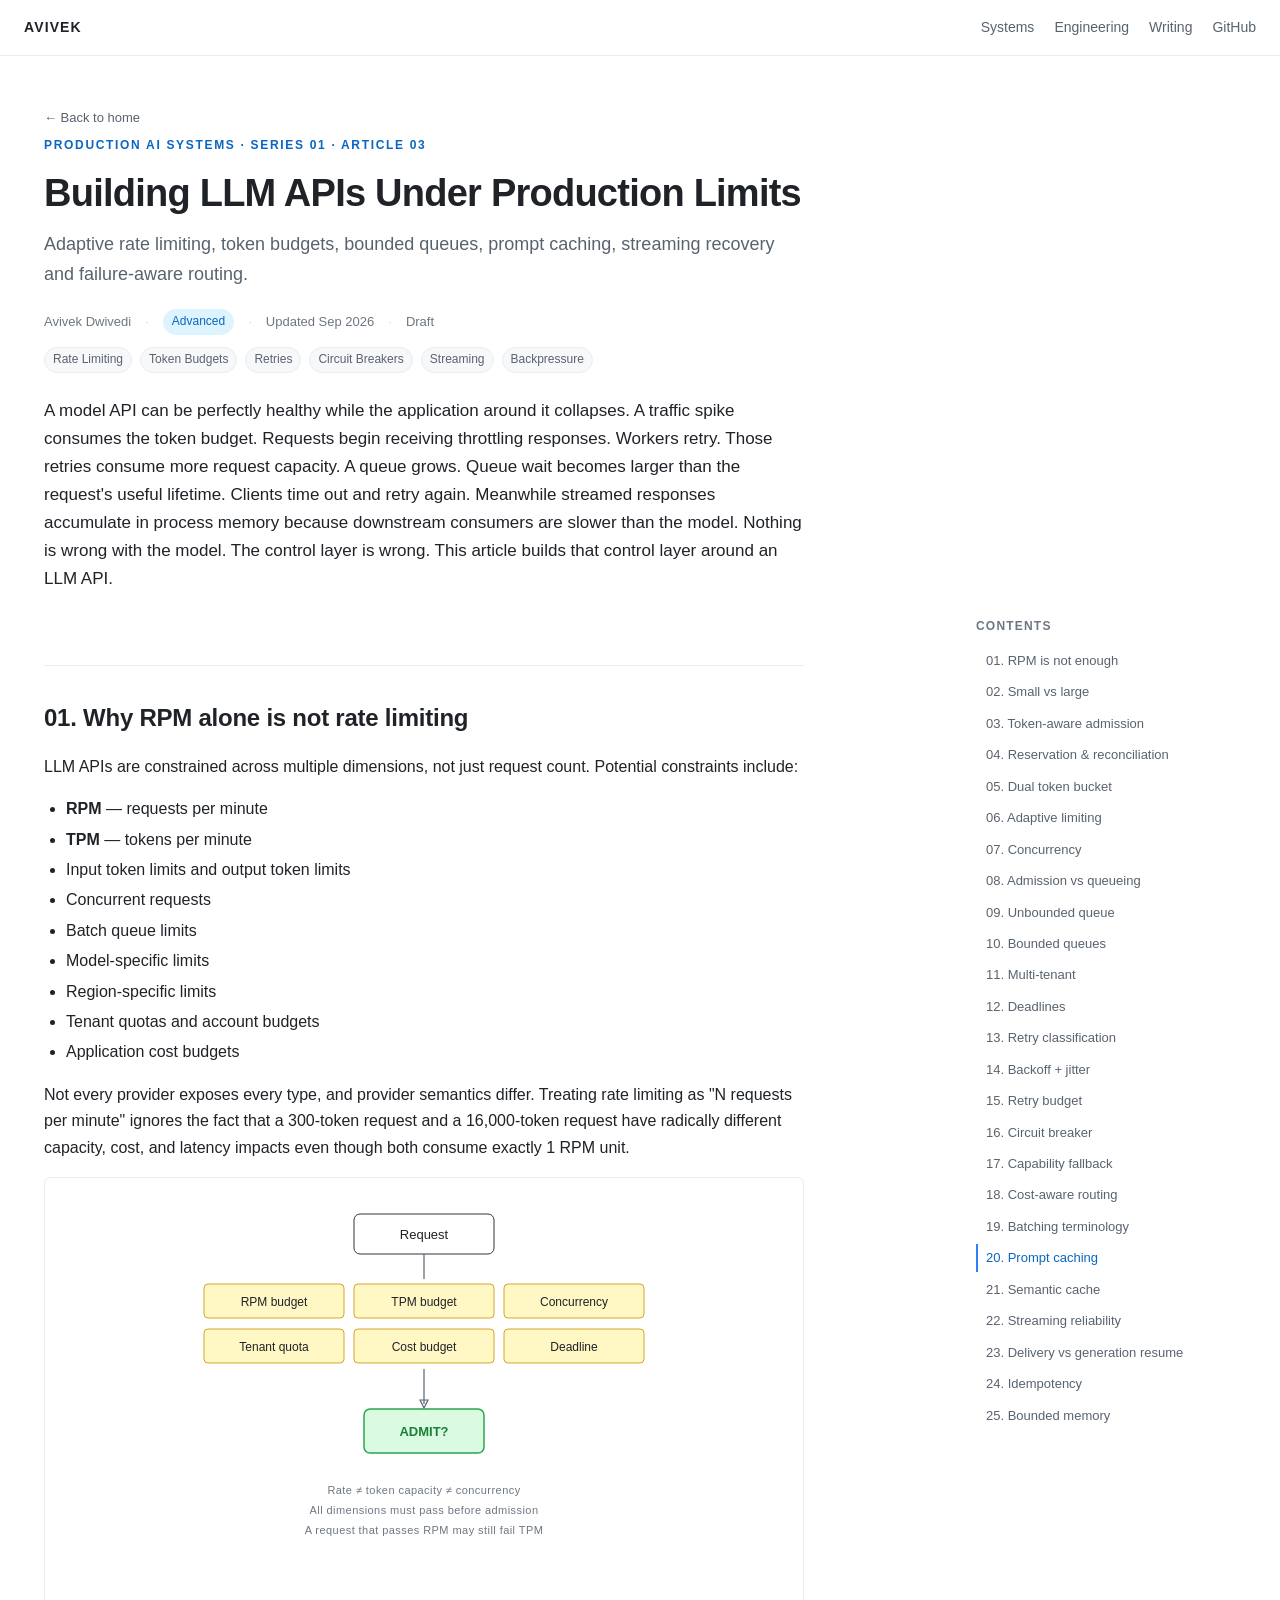
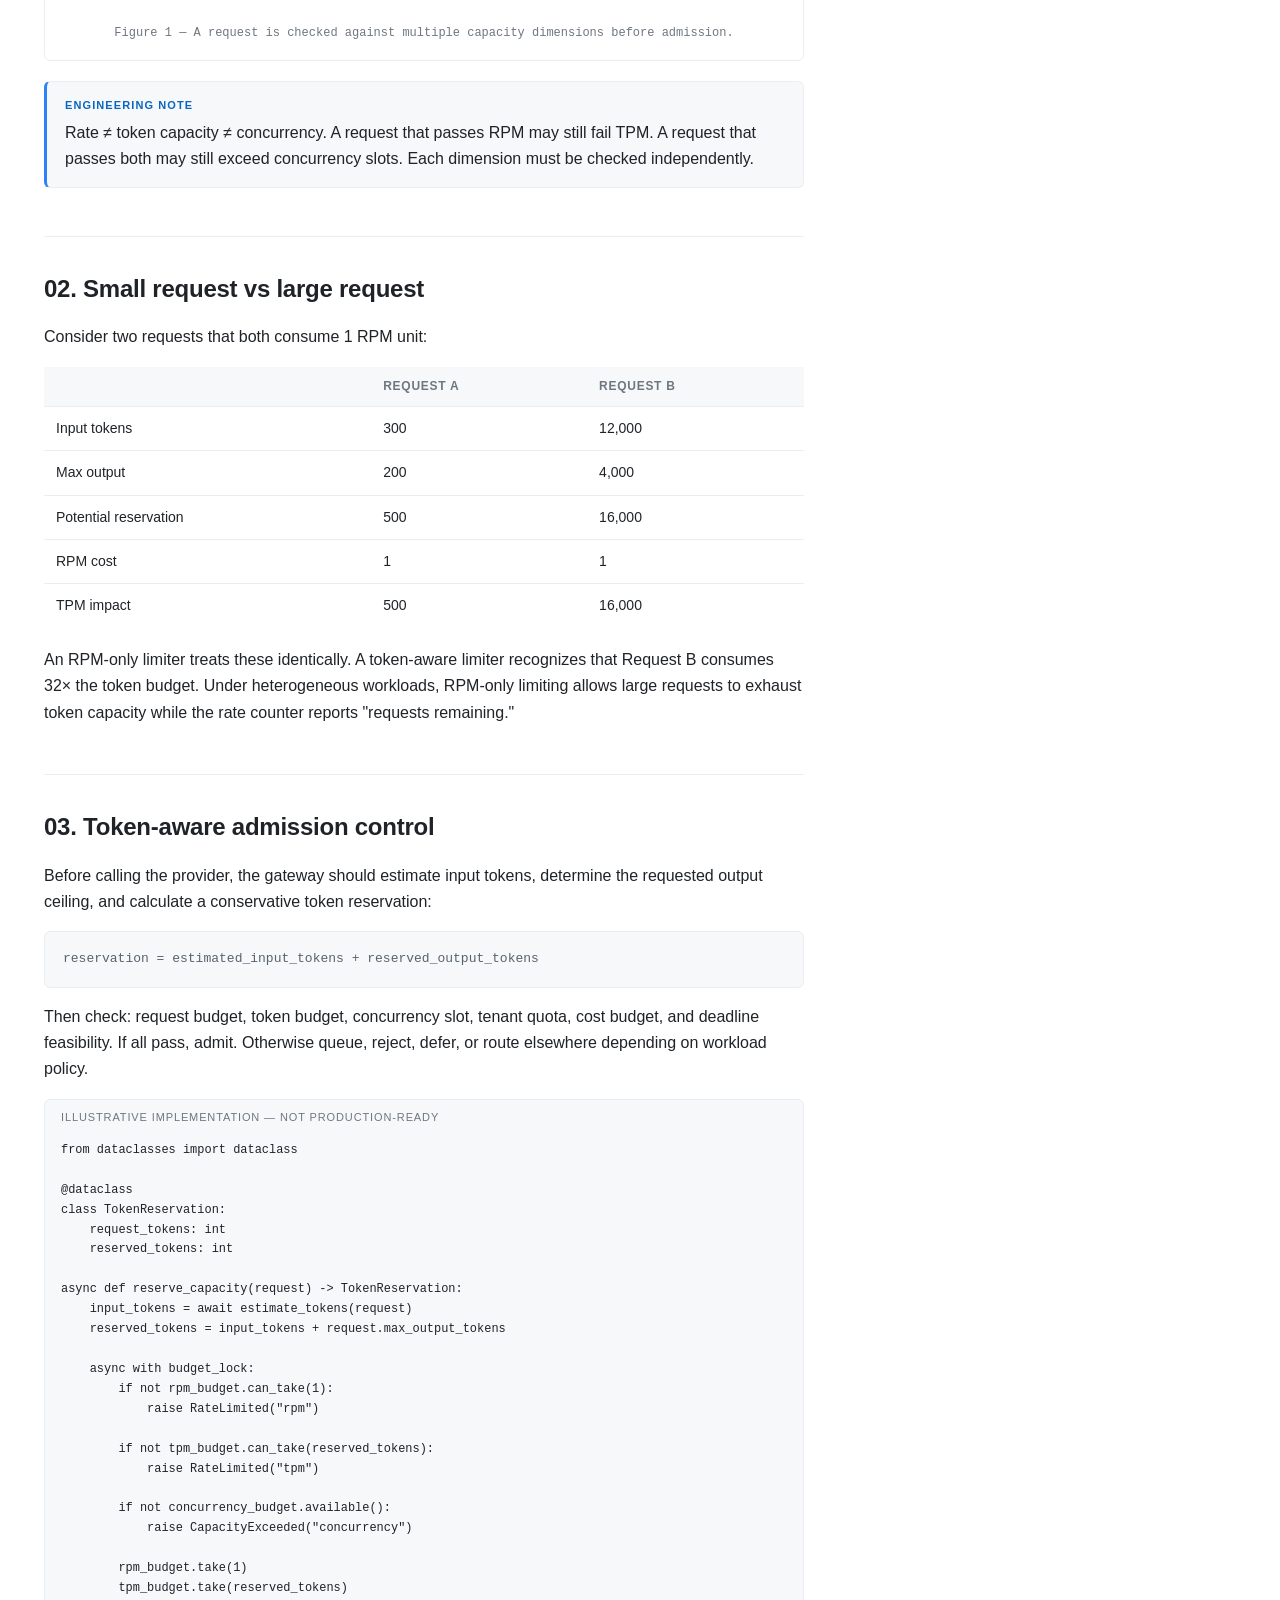
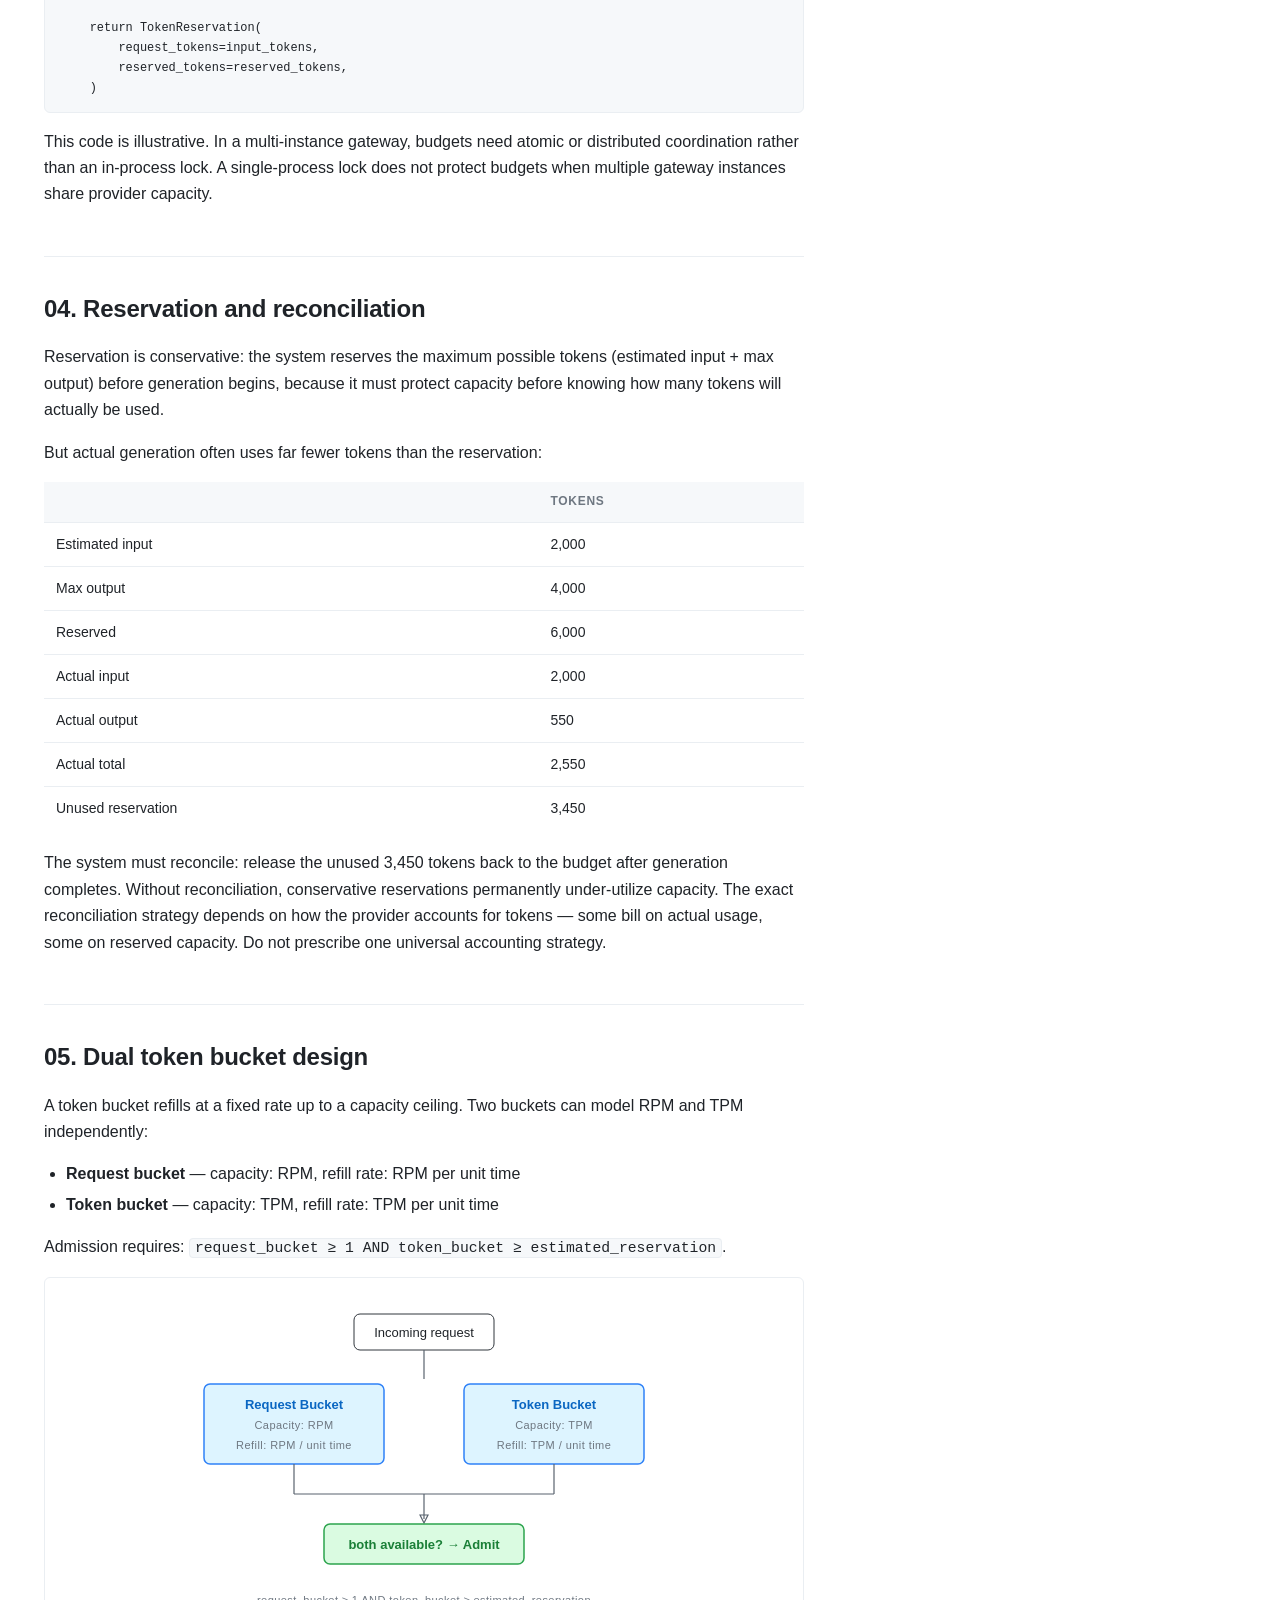
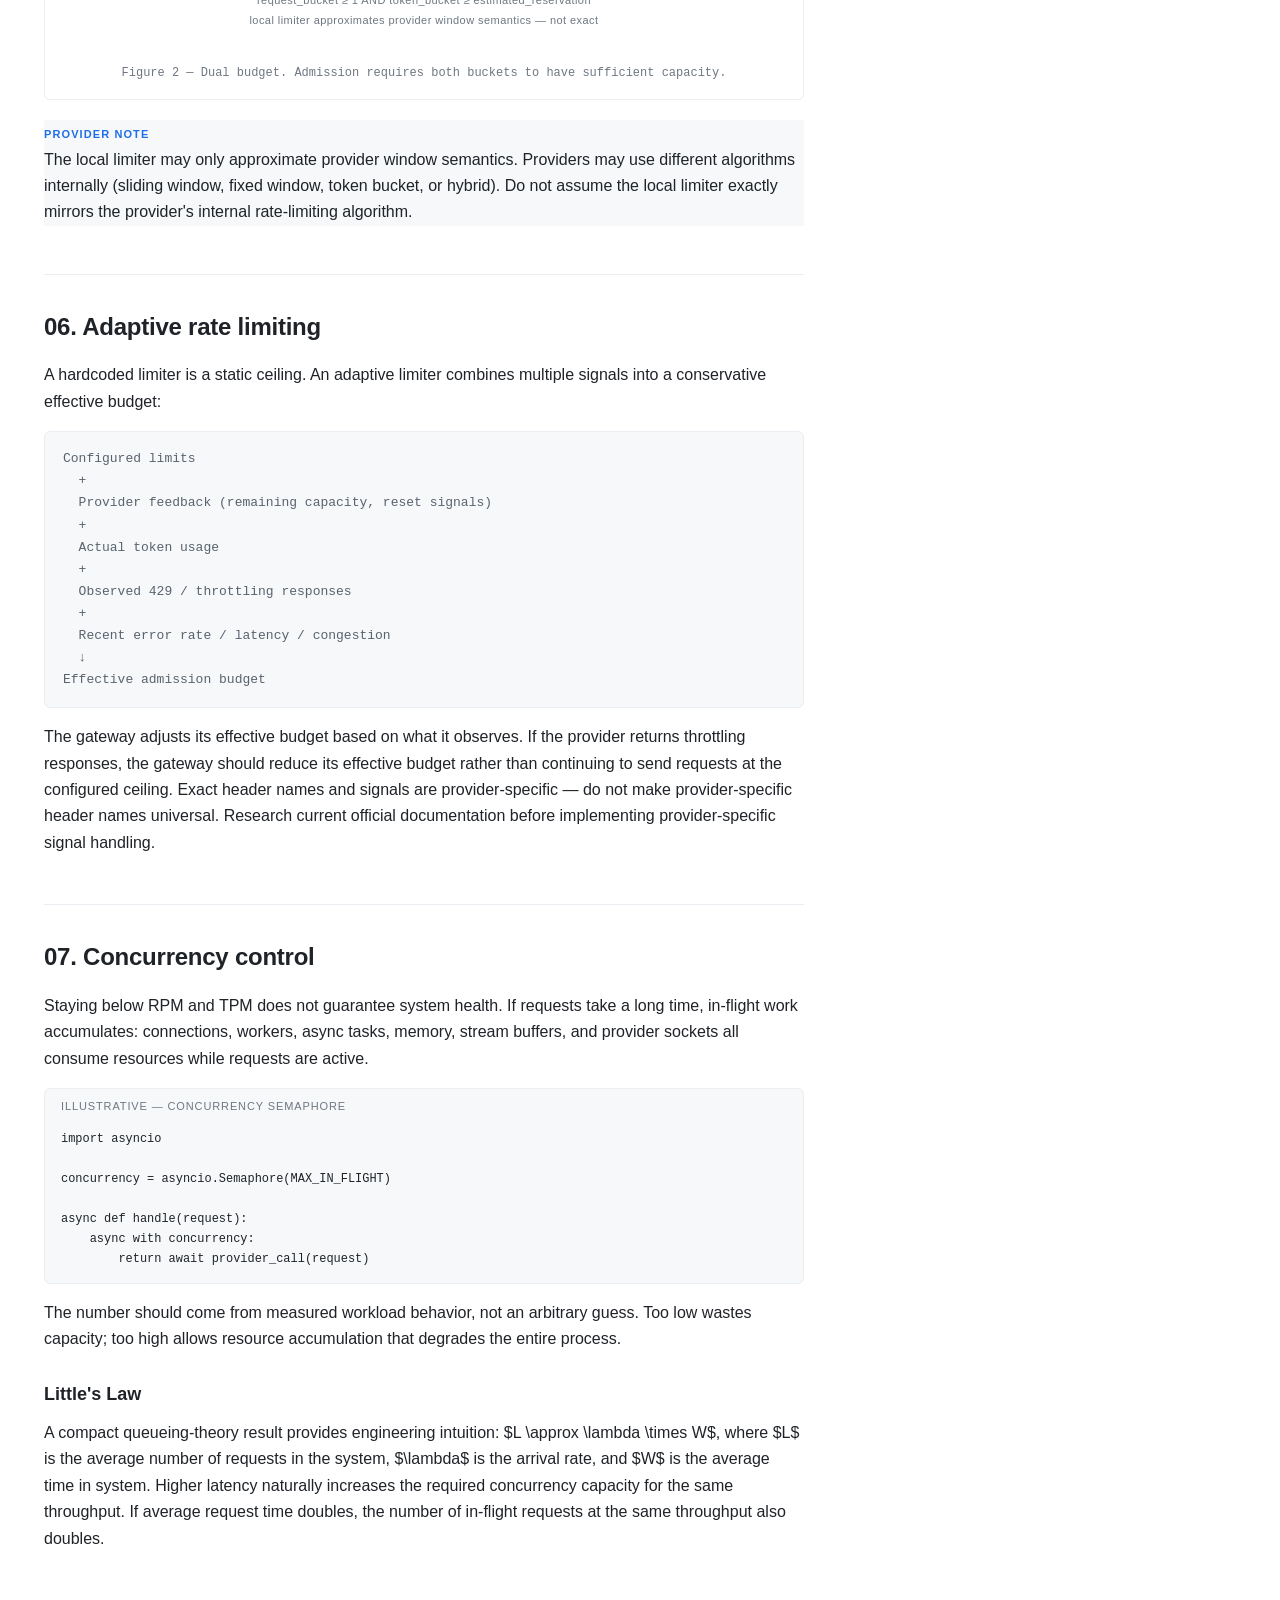
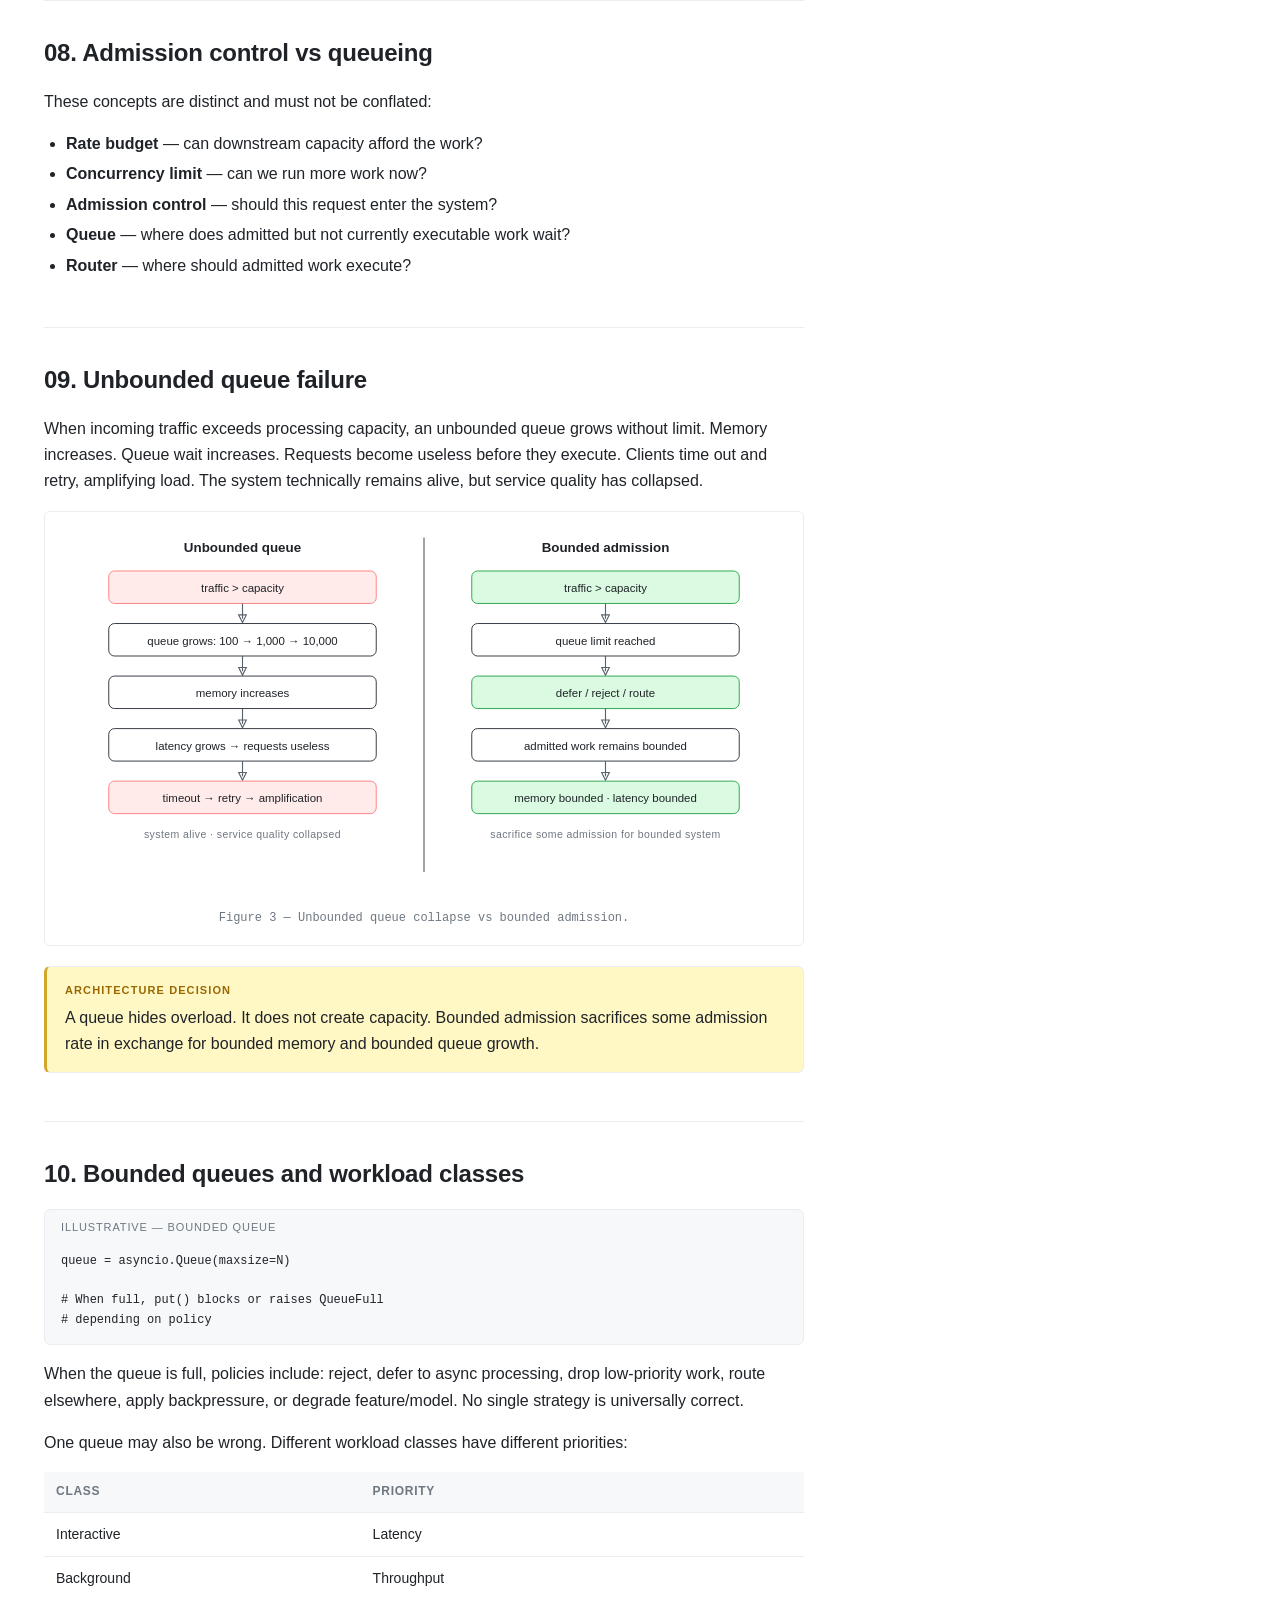
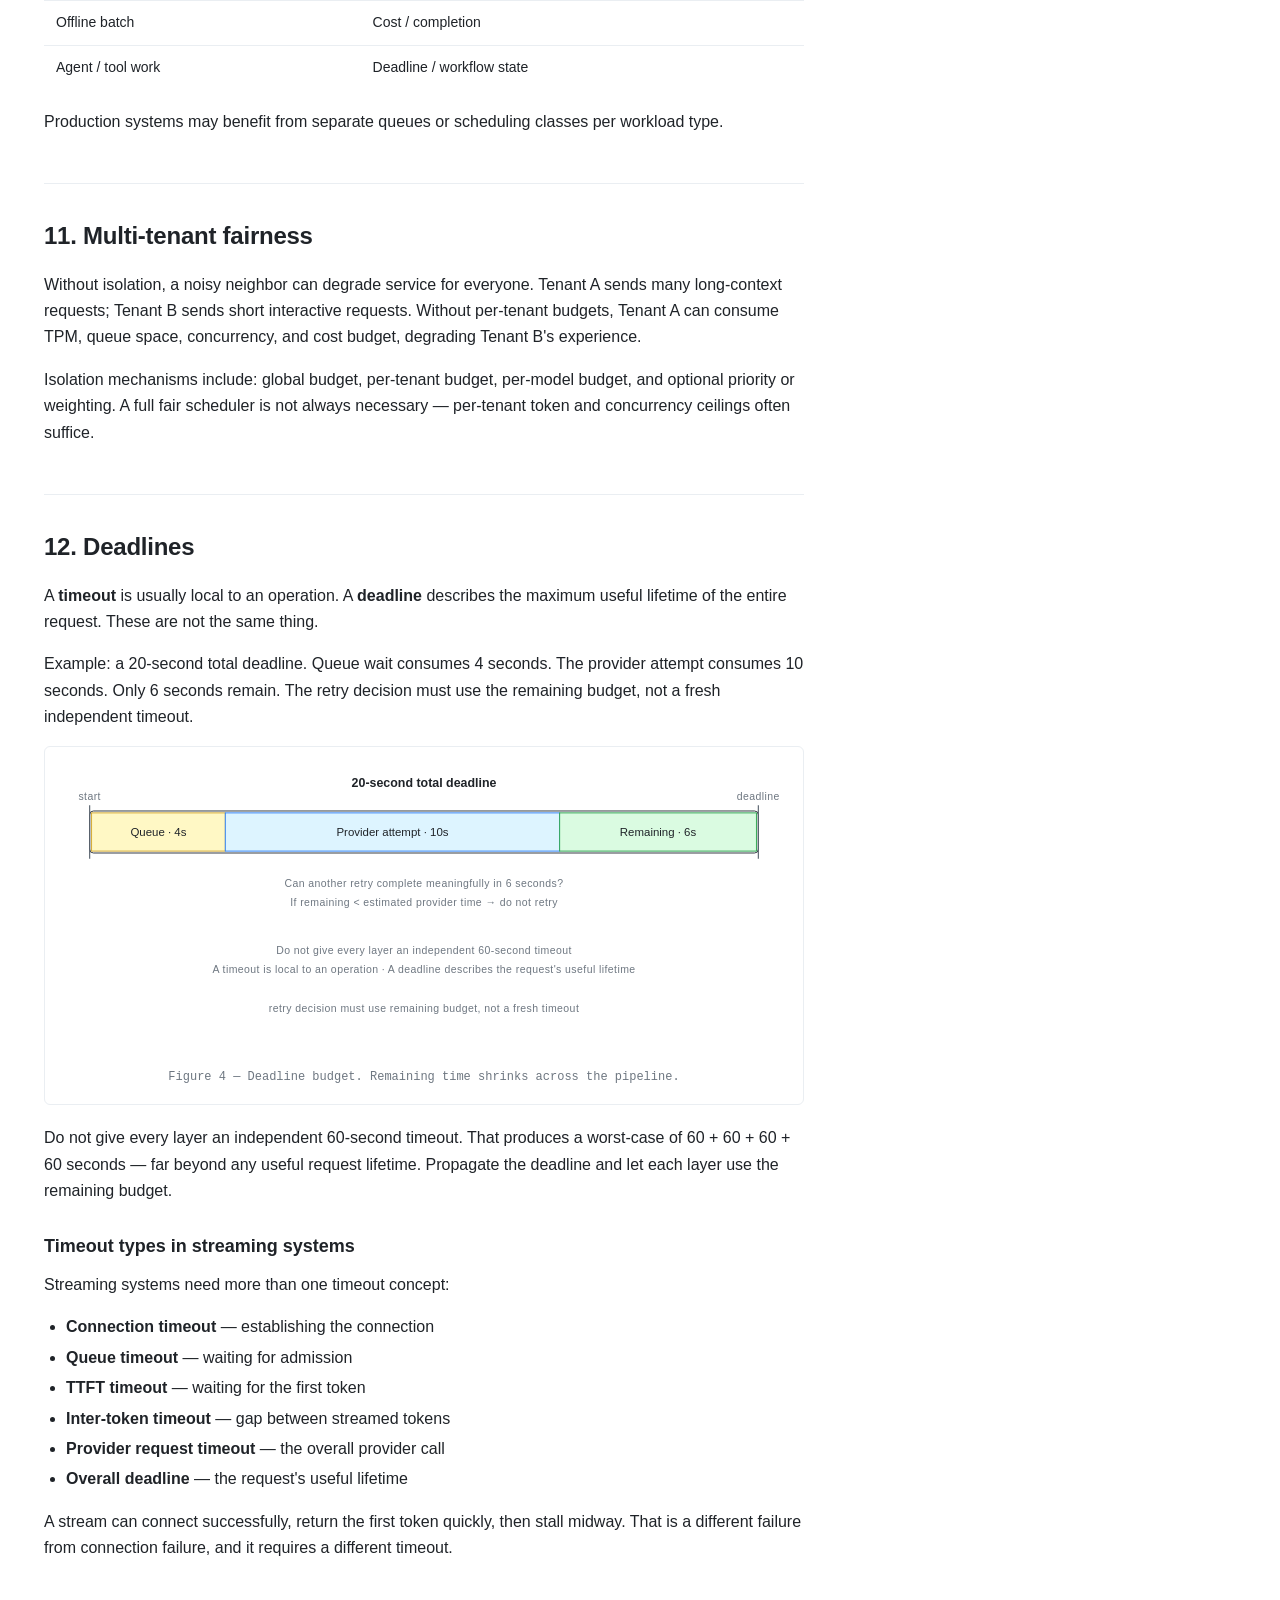
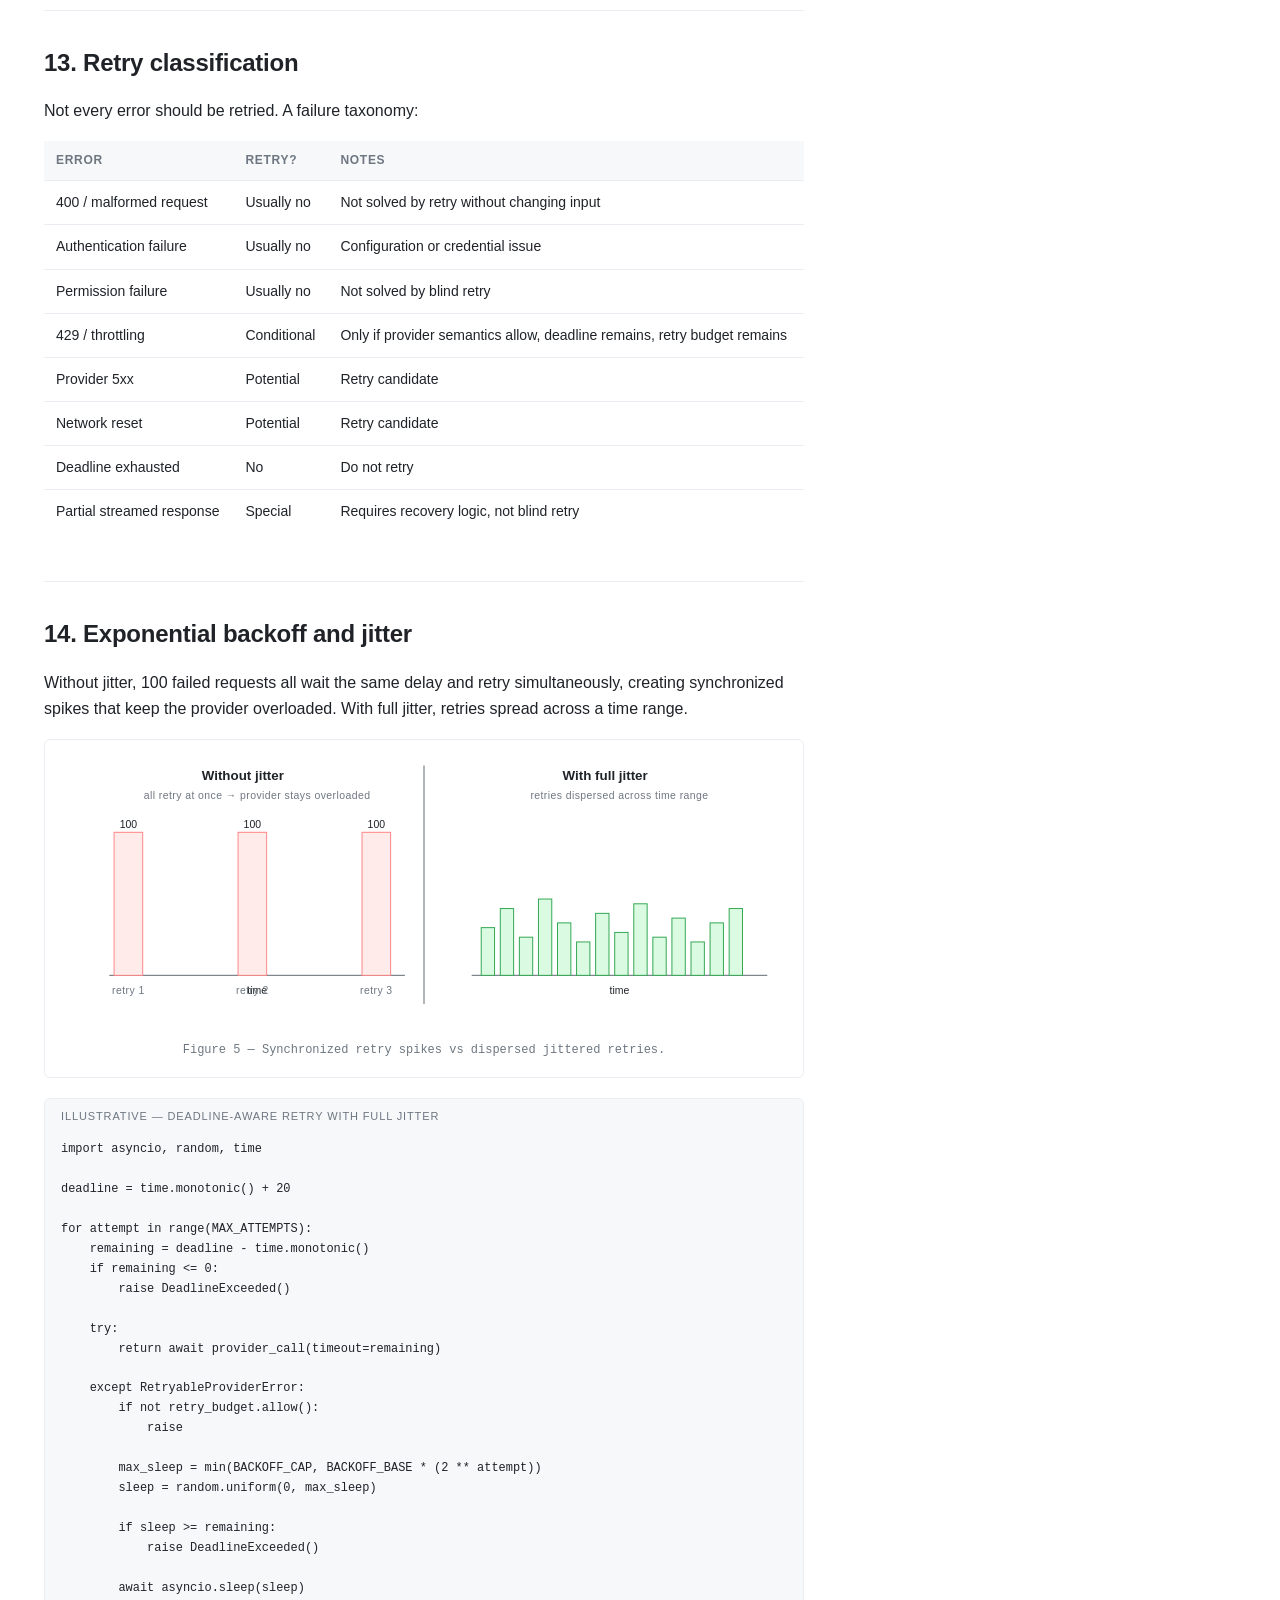
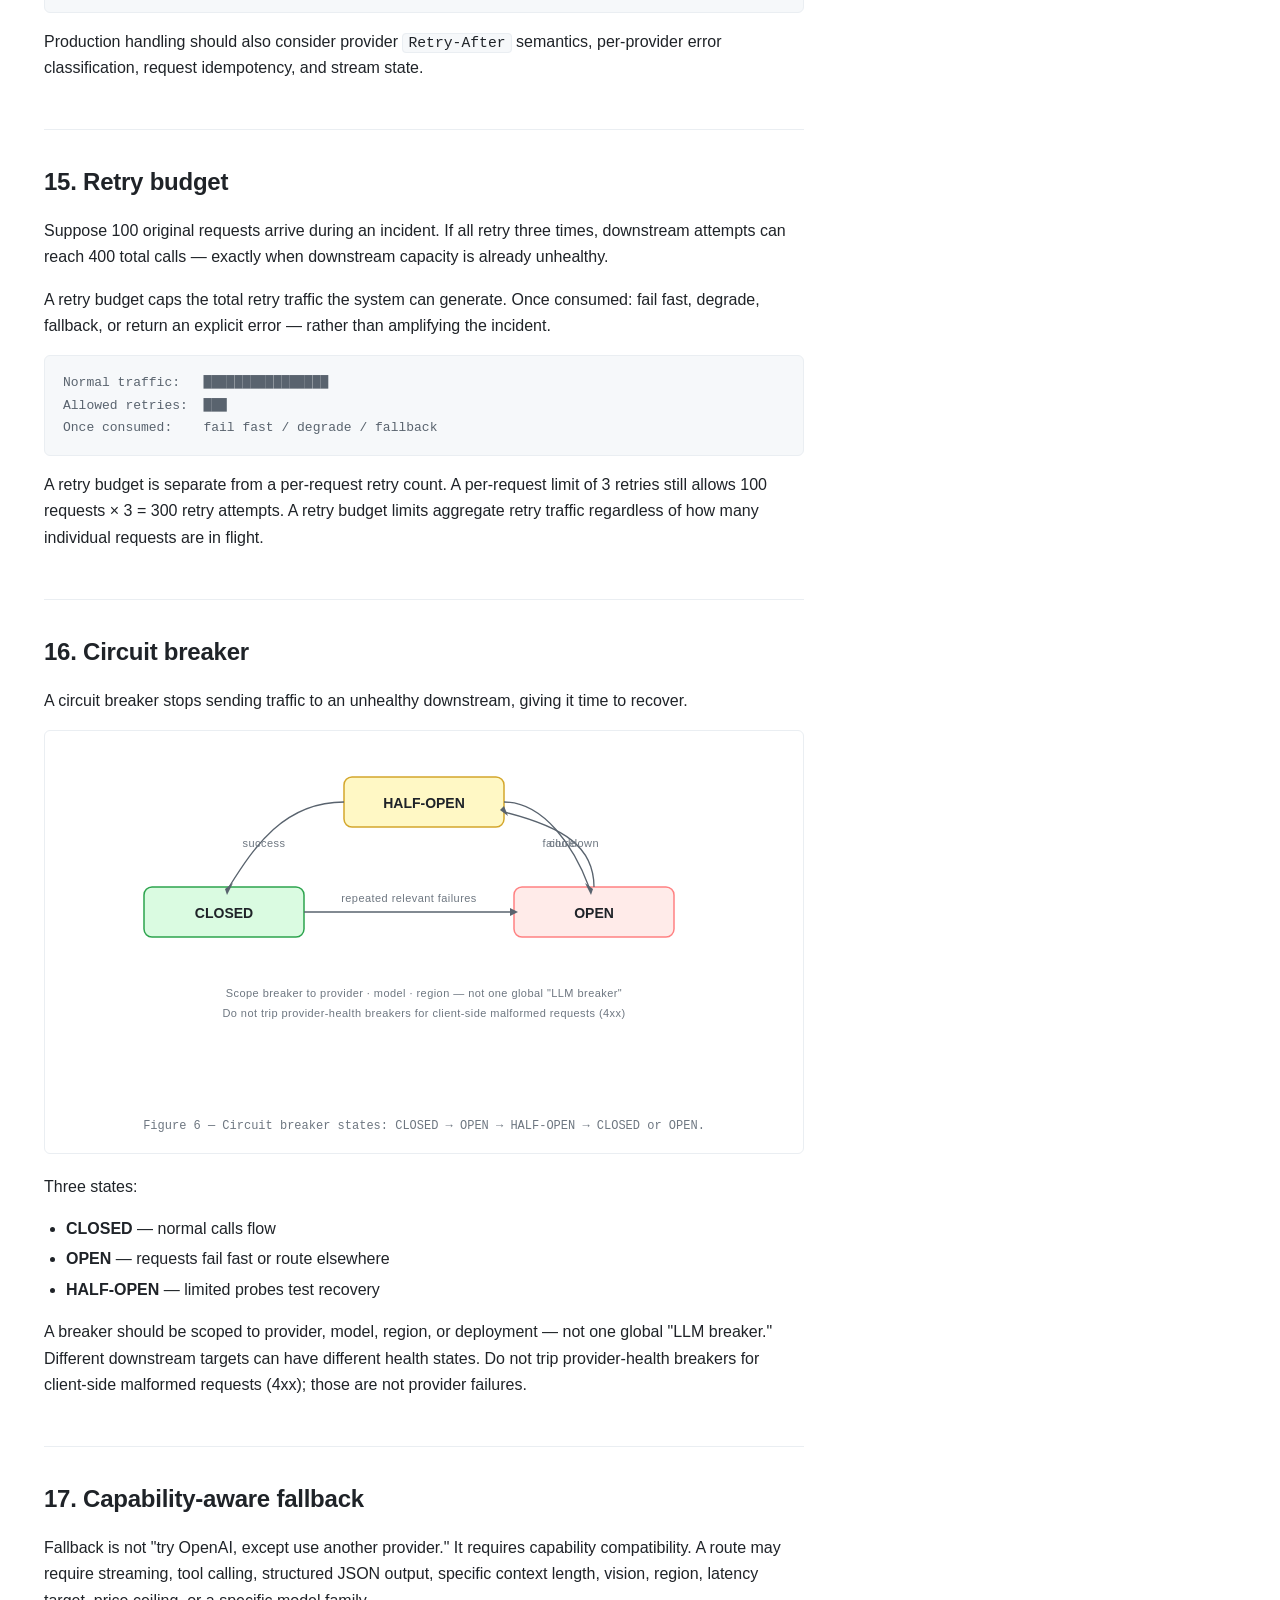
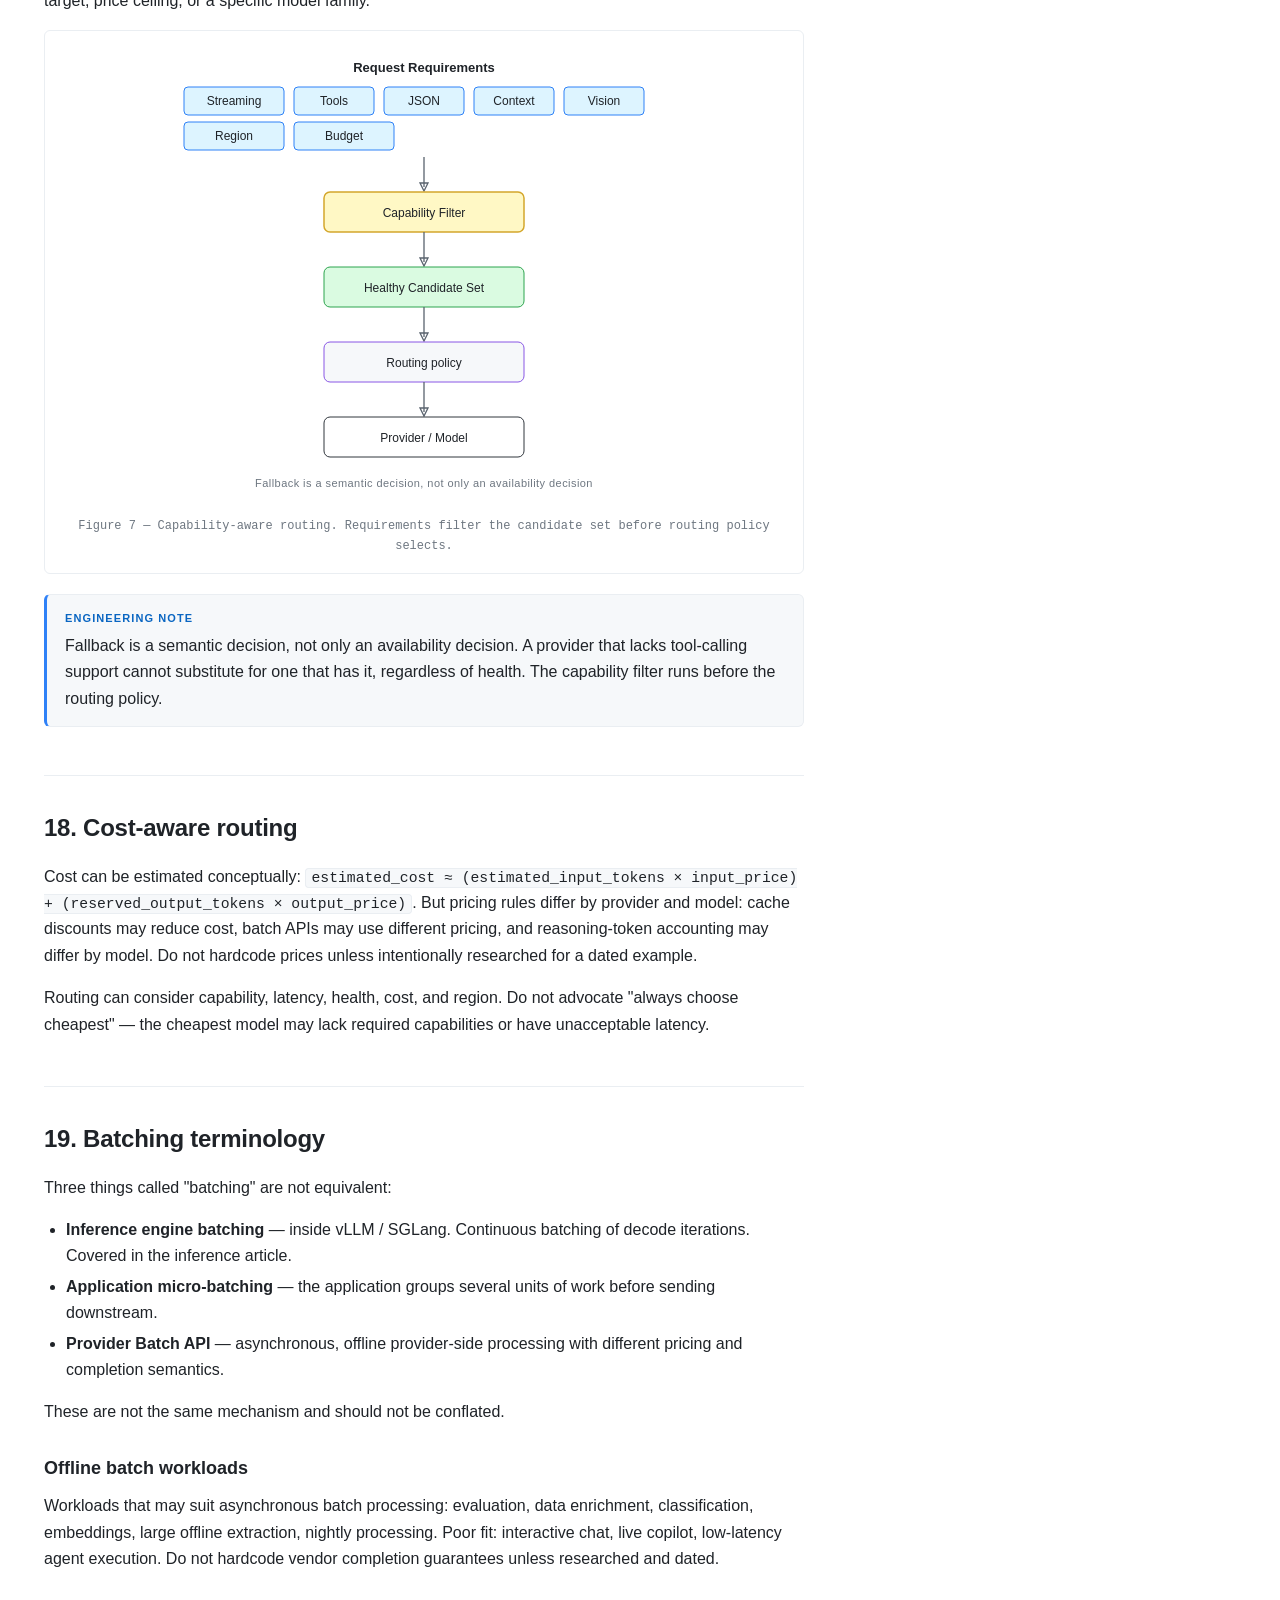
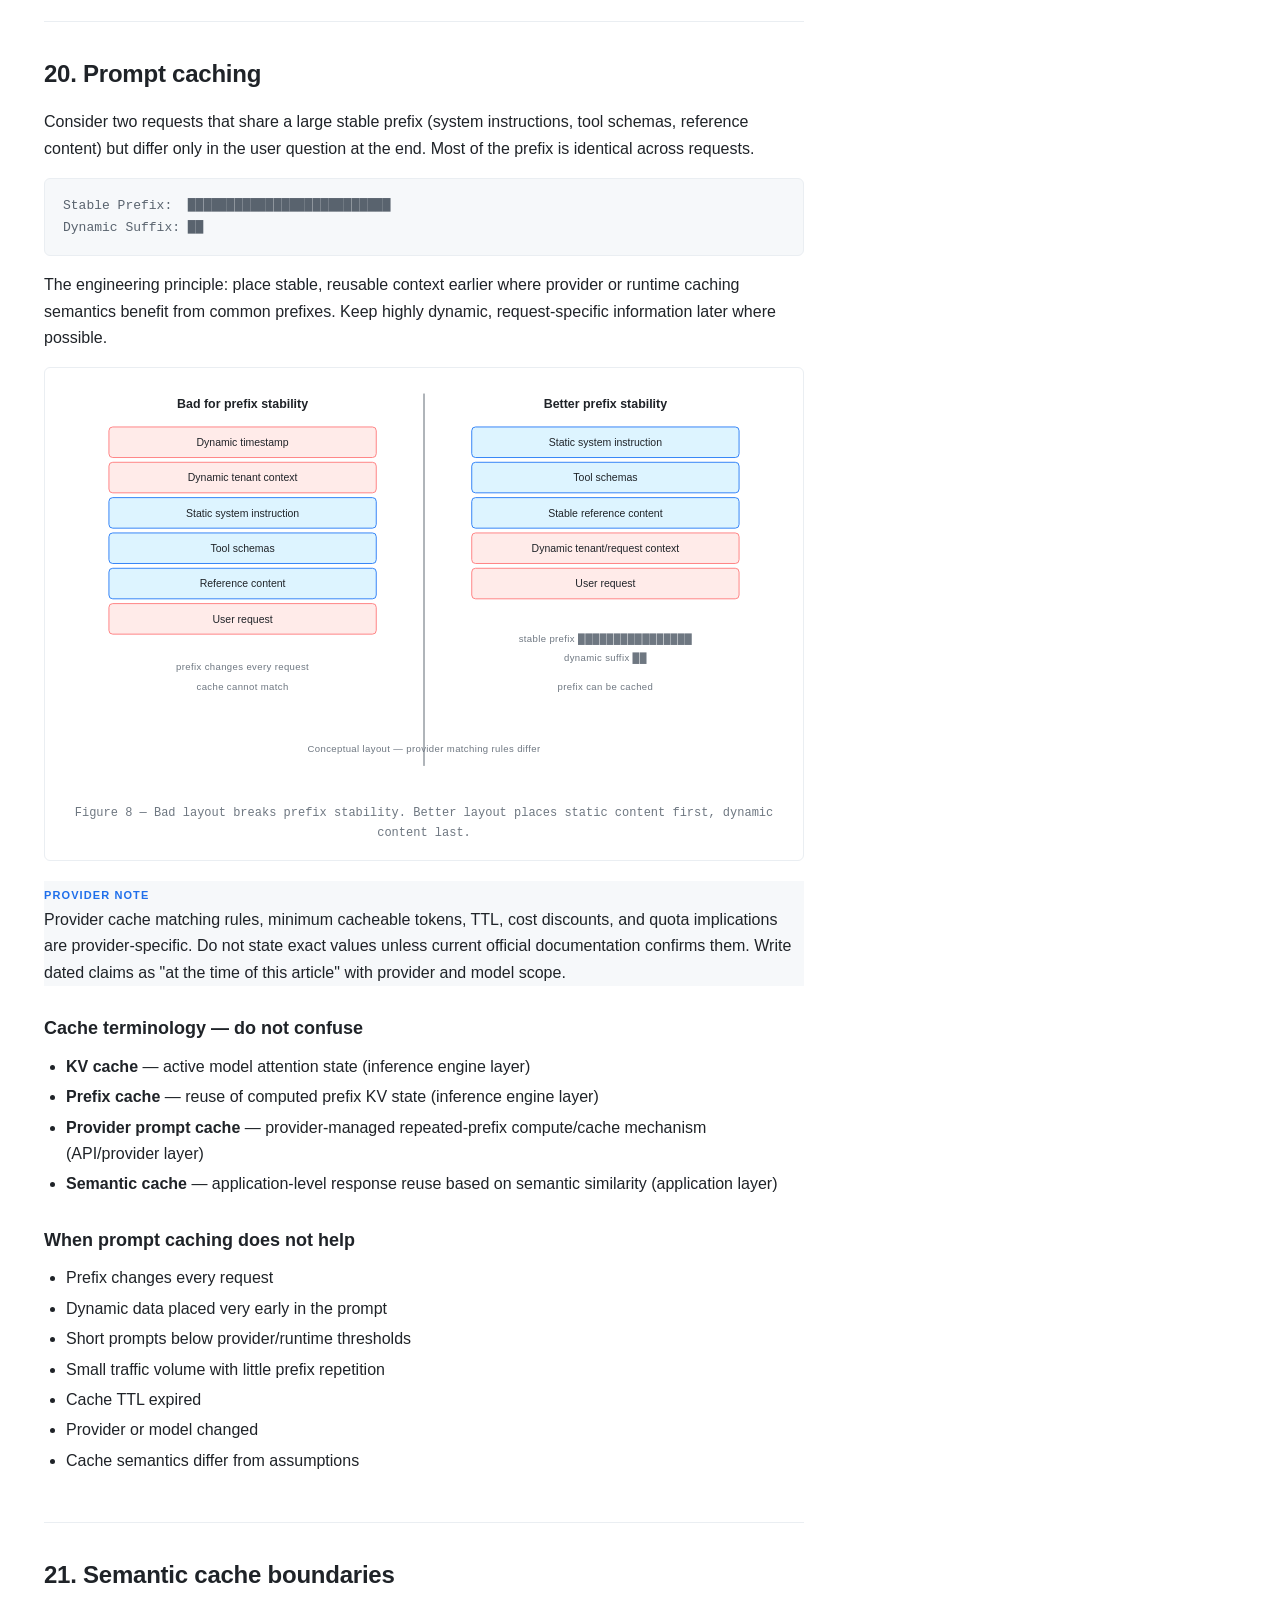
<file: articles/llm-api-production-limits.html>
<!DOCTYPE html>
<html lang="en">
<head>
  <meta charset="UTF-8">
  <meta name="viewport" content="width=device-width, initial-scale=1.0">
  <title>Building LLM APIs Under Production Limits | Avivek Dwivedi</title>
  <meta name="description" content="Adaptive rate limiting, token budgets, bounded queues, prompt caching, streaming recovery and failure-aware routing for production LLM APIs.">
  <link rel="canonical" href="https://avivek-dwivedi.github.io/articles/llm-api-production-limits.html">
  <meta property="og:type" content="article">
  <meta property="og:title" content="Building LLM APIs Under Production Limits | Avivek Dwivedi">
  <meta property="og:description" content="Adaptive rate limiting, token budgets, bounded queues, prompt caching, streaming recovery and failure-aware routing for production LLM APIs.">
  <meta property="og:url" content="https://avivek-dwivedi.github.io/articles/llm-api-production-limits.html">
  <meta name="twitter:card" content="summary">
  <link rel="icon" type="image/svg+xml" href="/favicon.svg">
  <link rel="stylesheet" href="/styles.css">
  <script type="application/ld+json">
  {
    "@context": "https://schema.org",
    "@type": "Article",
    "headline": "Building LLM APIs Under Production Limits",
    "description": "Adaptive rate limiting, token budgets, bounded queues, prompt caching, streaming recovery and failure-aware routing.",
    "author": { "@type": "Person", "name": "Avivek Dwivedi", "url": "https://avivek-dwivedi.github.io/" },
    "publisher": { "@type": "Person", "name": "Avivek Dwivedi", "url": "https://avivek-dwivedi.github.io/" },
    "mainEntityOfPage": { "@type": "WebPage", "@id": "https://avivek-dwivedi.github.io/articles/llm-api-production-limits.html" },
    "articleSection": "LLM Reliability",
    "keywords": ["LLM API", "rate limiting", "TPM", "RPM", "retry", "circuit breaker", "prompt caching", "streaming", "bounded memory", "backpressure"],
    "dateModified": "2026-09-19"
  }
  </script>
</head>
<body>
  <a class="skip-link" href="#article-main">Skip to content</a>

  <nav class="nav" aria-label="Primary">
    <span class="nav-brand"><a href="/">AVIVEK</a></span>
    <button class="nav-toggle" type="button" aria-expanded="false" aria-controls="nav-links">Menu</button>
    <ul class="nav-links" id="nav-links">
      <li><a href="/#systems">Systems</a></li>
      <li><a href="/#engineering">Engineering</a></li>
      <li><a href="/#writing">Writing</a></li>
      <li><a href="https://github.com/avivek-dwivedi" rel="noopener">GitHub</a></li>
    </ul>
  </nav>

  <main id="article-main">
    <div class="shell">
      <div class="article-hero">
        <a class="back-home" href="/">← Back to home</a>
        <p class="eyebrow">Production AI Systems · Series 01 · Article 03</p>
        <h1>Building LLM APIs Under Production Limits</h1>
        <p class="subtitle">Adaptive rate limiting, token budgets, bounded queues, prompt caching, streaming recovery and failure-aware routing.</p>
        <div class="article-meta">
          <span>Avivek Dwivedi</span>
          <span class="dot">·</span>
          <span class="tag tag-accent">Advanced</span>
          <span class="dot">·</span>
          <span>Updated Sep 2026</span>
          <span class="dot">·</span>
          <span>Draft</span>
        </div>
        <div class="meta" style="display:flex; gap:8px; flex-wrap:wrap; margin-top:12px;">
          <span class="tag">Rate Limiting</span>
          <span class="tag">Token Budgets</span>
          <span class="tag">Retries</span>
          <span class="tag">Circuit Breakers</span>
          <span class="tag">Streaming</span>
          <span class="tag">Backpressure</span>
        </div>
        <p class="opening">A model API can be perfectly healthy while the application around it collapses. A traffic spike consumes the token budget. Requests begin receiving throttling responses. Workers retry. Those retries consume more request capacity. A queue grows. Queue wait becomes larger than the request's useful lifetime. Clients time out and retry again. Meanwhile streamed responses accumulate in process memory because downstream consumers are slower than the model. Nothing is wrong with the model. The control layer is wrong. This article builds that control layer around an LLM API.</p>
      </div>
    </div>

    <div class="article-shell">
      <article class="article-body">

        <h2 id="s1">01. Why RPM alone is not rate limiting</h2>
        <p>LLM APIs are constrained across multiple dimensions, not just request count. Potential constraints include:</p>
        <ul>
          <li><strong>RPM</strong> — requests per minute</li>
          <li><strong>TPM</strong> — tokens per minute</li>
          <li>Input token limits and output token limits</li>
          <li>Concurrent requests</li>
          <li>Batch queue limits</li>
          <li>Model-specific limits</li>
          <li>Region-specific limits</li>
          <li>Tenant quotas and account budgets</li>
          <li>Application cost budgets</li>
        </ul>
        <p>Not every provider exposes every type, and provider semantics differ. Treating rate limiting as "N requests per minute" ignores the fact that a 300-token request and a 16,000-token request have radically different capacity, cost, and latency impacts even though both consume exactly 1 RPM unit.</p>

        <figure class="figure">
          <object type="image/svg+xml" data="/assets/diagrams/llm-api-reliability/capacity-dimensions.svg" role="img" aria-label="Multi-dimensional capacity" style="width:100%; max-width:560px; margin:0 auto; display:block;"></object>
          <figcaption class="figure-caption">Figure 1 — A request is checked against multiple capacity dimensions before admission.</figcaption>
        </figure>

        <div class="engineering-note">
          <span class="callout-label">Engineering Note</span>
          <p>Rate ≠ token capacity ≠ concurrency. A request that passes RPM may still fail TPM. A request that passes both may still exceed concurrency slots. Each dimension must be checked independently.</p>
        </div>

        <h2 id="s2">02. Small request vs large request</h2>
        <p>Consider two requests that both consume 1 RPM unit:</p>
        <table class="article-table">
          <thead><tr><th></th><th>Request A</th><th>Request B</th></tr></thead>
          <tbody>
            <tr><td>Input tokens</td><td>300</td><td>12,000</td></tr>
            <tr><td>Max output</td><td>200</td><td>4,000</td></tr>
            <tr><td>Potential reservation</td><td>500</td><td>16,000</td></tr>
            <tr><td>RPM cost</td><td>1</td><td>1</td></tr>
            <tr><td>TPM impact</td><td>500</td><td>16,000</td></tr>
          </tbody>
        </table>
        <p>An RPM-only limiter treats these identically. A token-aware limiter recognizes that Request B consumes 32× the token budget. Under heterogeneous workloads, RPM-only limiting allows large requests to exhaust token capacity while the rate counter reports "requests remaining."</p>

        <h2 id="s3">03. Token-aware admission control</h2>
        <p>Before calling the provider, the gateway should estimate input tokens, determine the requested output ceiling, and calculate a conservative token reservation:</p>
        <div class="flow">reservation = estimated_input_tokens + reserved_output_tokens</div>
        <p>Then check: request budget, token budget, concurrency slot, tenant quota, cost budget, and deadline feasibility. If all pass, admit. Otherwise queue, reject, defer, or route elsewhere depending on workload policy.</p>

        <div class="code-block">
          <span class="code-caption">Illustrative implementation — not production-ready</span>
<pre><code>from dataclasses import dataclass

@dataclass
class TokenReservation:
    request_tokens: int
    reserved_tokens: int

async def reserve_capacity(request) -> TokenReservation:
    input_tokens = await estimate_tokens(request)
    reserved_tokens = input_tokens + request.max_output_tokens

    async with budget_lock:
        if not rpm_budget.can_take(1):
            raise RateLimited("rpm")

        if not tpm_budget.can_take(reserved_tokens):
            raise RateLimited("tpm")

        if not concurrency_budget.available():
            raise CapacityExceeded("concurrency")

        rpm_budget.take(1)
        tpm_budget.take(reserved_tokens)

    return TokenReservation(
        request_tokens=input_tokens,
        reserved_tokens=reserved_tokens,
    )</code></pre>
        </div>
        <p>This code is illustrative. In a multi-instance gateway, budgets need atomic or distributed coordination rather than an in-process lock. A single-process lock does not protect budgets when multiple gateway instances share provider capacity.</p>

        <h2 id="s4">04. Reservation and reconciliation</h2>
        <p>Reservation is conservative: the system reserves the maximum possible tokens (estimated input + max output) before generation begins, because it must protect capacity before knowing how many tokens will actually be used.</p>
        <p>But actual generation often uses far fewer tokens than the reservation:</p>
        <table class="article-table">
          <thead><tr><th></th><th>Tokens</th></tr></thead>
          <tbody>
            <tr><td>Estimated input</td><td>2,000</td></tr>
            <tr><td>Max output</td><td>4,000</td></tr>
            <tr><td>Reserved</td><td>6,000</td></tr>
            <tr><td>Actual input</td><td>2,000</td></tr>
            <tr><td>Actual output</td><td>550</td></tr>
            <tr><td>Actual total</td><td>2,550</td></tr>
            <tr><td>Unused reservation</td><td>3,450</td></tr>
          </tbody>
        </table>
        <p>The system must reconcile: release the unused 3,450 tokens back to the budget after generation completes. Without reconciliation, conservative reservations permanently under-utilize capacity. The exact reconciliation strategy depends on how the provider accounts for tokens — some bill on actual usage, some on reserved capacity. Do not prescribe one universal accounting strategy.</p>

        <h2 id="s5">05. Dual token bucket design</h2>
        <p>A token bucket refills at a fixed rate up to a capacity ceiling. Two buckets can model RPM and TPM independently:</p>
        <ul>
          <li><strong>Request bucket</strong> — capacity: RPM, refill rate: RPM per unit time</li>
          <li><strong>Token bucket</strong> — capacity: TPM, refill rate: TPM per unit time</li>
        </ul>
        <p>Admission requires: <code>request_bucket ≥ 1 AND token_bucket ≥ estimated_reservation</code>.</p>

        <figure class="figure">
          <object type="image/svg+xml" data="/assets/diagrams/llm-api-reliability/dual-budget.svg" role="img" aria-label="Dual budget — request bucket and token bucket" style="width:100%; max-width:560px; margin:0 auto; display:block;"></object>
          <figcaption class="figure-caption">Figure 2 — Dual budget. Admission requires both buckets to have sufficient capacity.</figcaption>
        </figure>

        <div class="provider-note">
          <span class="callout-label">Provider Note</span>
          <p>The local limiter may only approximate provider window semantics. Providers may use different algorithms internally (sliding window, fixed window, token bucket, or hybrid). Do not assume the local limiter exactly mirrors the provider's internal rate-limiting algorithm.</p>
        </div>

        <h2 id="s6">06. Adaptive rate limiting</h2>
        <p>A hardcoded limiter is a static ceiling. An adaptive limiter combines multiple signals into a conservative effective budget:</p>
        <div class="flow">Configured limits
  +
  Provider feedback (remaining capacity, reset signals)
  +
  Actual token usage
  +
  Observed 429 / throttling responses
  +
  Recent error rate / latency / congestion
  ↓
Effective admission budget</div>
        <p>The gateway adjusts its effective budget based on what it observes. If the provider returns throttling responses, the gateway should reduce its effective budget rather than continuing to send requests at the configured ceiling. Exact header names and signals are provider-specific — do not make provider-specific header names universal. Research current official documentation before implementing provider-specific signal handling.</p>

        <h2 id="s7">07. Concurrency control</h2>
        <p>Staying below RPM and TPM does not guarantee system health. If requests take a long time, in-flight work accumulates: connections, workers, async tasks, memory, stream buffers, and provider sockets all consume resources while requests are active.</p>
        <div class="code-block">
          <span class="code-caption">Illustrative — concurrency semaphore</span>
<pre><code>import asyncio

concurrency = asyncio.Semaphore(MAX_IN_FLIGHT)

async def handle(request):
    async with concurrency:
        return await provider_call(request)</code></pre>
        </div>
        <p>The number should come from measured workload behavior, not an arbitrary guess. Too low wastes capacity; too high allows resource accumulation that degrades the entire process.</p>

        <h3>Little's Law</h3>
        <p>A compact queueing-theory result provides engineering intuition: $L \approx \lambda \times W$, where $L$ is the average number of requests in the system, $\lambda$ is the arrival rate, and $W$ is the average time in system. Higher latency naturally increases the required concurrency capacity for the same throughput. If average request time doubles, the number of in-flight requests at the same throughput also doubles.</p>

        <h2 id="s8">08. Admission control vs queueing</h2>
        <p>These concepts are distinct and must not be conflated:</p>
        <ul>
          <li><strong>Rate budget</strong> — can downstream capacity afford the work?</li>
          <li><strong>Concurrency limit</strong> — can we run more work now?</li>
          <li><strong>Admission control</strong> — should this request enter the system?</li>
          <li><strong>Queue</strong> — where does admitted but not currently executable work wait?</li>
          <li><strong>Router</strong> — where should admitted work execute?</li>
        </ul>

        <h2 id="s9">09. Unbounded queue failure</h2>
        <p>When incoming traffic exceeds processing capacity, an unbounded queue grows without limit. Memory increases. Queue wait increases. Requests become useless before they execute. Clients time out and retry, amplifying load. The system technically remains alive, but service quality has collapsed.</p>

        <figure class="figure">
          <object type="image/svg+xml" data="/assets/diagrams/llm-api-reliability/queue-collapse.svg" role="img" aria-label="Unbounded queue vs bounded admission" style="width:100%;"></object>
          <figcaption class="figure-caption">Figure 3 — Unbounded queue collapse vs bounded admission.</figcaption>
        </figure>

        <div class="article-callout architecture-decision">
          <span class="callout-label">Architecture Decision</span>
          <p>A queue hides overload. It does not create capacity. Bounded admission sacrifices some admission rate in exchange for bounded memory and bounded queue growth.</p>
        </div>

        <h2 id="s10">10. Bounded queues and workload classes</h2>
        <div class="code-block">
          <span class="code-caption">Illustrative — bounded queue</span>
<pre><code>queue = asyncio.Queue(maxsize=N)

# When full, put() blocks or raises QueueFull
# depending on policy</code></pre>
        </div>
        <p>When the queue is full, policies include: reject, defer to async processing, drop low-priority work, route elsewhere, apply backpressure, or degrade feature/model. No single strategy is universally correct.</p>
        <p>One queue may also be wrong. Different workload classes have different priorities:</p>
        <table class="article-table">
          <thead><tr><th>Class</th><th>Priority</th></tr></thead>
          <tbody>
            <tr><td>Interactive</td><td>Latency</td></tr>
            <tr><td>Background</td><td>Throughput</td></tr>
            <tr><td>Offline batch</td><td>Cost / completion</td></tr>
            <tr><td>Agent / tool work</td><td>Deadline / workflow state</td></tr>
          </tbody>
        </table>
        <p>Production systems may benefit from separate queues or scheduling classes per workload type.</p>

        <h2 id="s11">11. Multi-tenant fairness</h2>
        <p>Without isolation, a noisy neighbor can degrade service for everyone. Tenant A sends many long-context requests; Tenant B sends short interactive requests. Without per-tenant budgets, Tenant A can consume TPM, queue space, concurrency, and cost budget, degrading Tenant B's experience.</p>
        <p>Isolation mechanisms include: global budget, per-tenant budget, per-model budget, and optional priority or weighting. A full fair scheduler is not always necessary — per-tenant token and concurrency ceilings often suffice.</p>

        <h2 id="s12">12. Deadlines</h2>
        <p>A <strong>timeout</strong> is usually local to an operation. A <strong>deadline</strong> describes the maximum useful lifetime of the entire request. These are not the same thing.</p>
        <p>Example: a 20-second total deadline. Queue wait consumes 4 seconds. The provider attempt consumes 10 seconds. Only 6 seconds remain. The retry decision must use the remaining budget, not a fresh independent timeout.</p>

        <figure class="figure">
          <object type="image/svg+xml" data="/assets/diagrams/llm-api-reliability/deadline-budget.svg" role="img" aria-label="Deadline budget across the pipeline" style="width:100%;"></object>
          <figcaption class="figure-caption">Figure 4 — Deadline budget. Remaining time shrinks across the pipeline.</figcaption>
        </figure>

        <p>Do not give every layer an independent 60-second timeout. That produces a worst-case of 60 + 60 + 60 + 60 seconds — far beyond any useful request lifetime. Propagate the deadline and let each layer use the remaining budget.</p>

        <h3>Timeout types in streaming systems</h3>
        <p>Streaming systems need more than one timeout concept:</p>
        <ul>
          <li><strong>Connection timeout</strong> — establishing the connection</li>
          <li><strong>Queue timeout</strong> — waiting for admission</li>
          <li><strong>TTFT timeout</strong> — waiting for the first token</li>
          <li><strong>Inter-token timeout</strong> — gap between streamed tokens</li>
          <li><strong>Provider request timeout</strong> — the overall provider call</li>
          <li><strong>Overall deadline</strong> — the request's useful lifetime</li>
        </ul>
        <p>A stream can connect successfully, return the first token quickly, then stall midway. That is a different failure from connection failure, and it requires a different timeout.</p>

        <h2 id="s13">13. Retry classification</h2>
        <p>Not every error should be retried. A failure taxonomy:</p>
        <table class="article-table">
          <thead><tr><th>Error</th><th>Retry?</th><th>Notes</th></tr></thead>
          <tbody>
            <tr><td>400 / malformed request</td><td>Usually no</td><td>Not solved by retry without changing input</td></tr>
            <tr><td>Authentication failure</td><td>Usually no</td><td>Configuration or credential issue</td></tr>
            <tr><td>Permission failure</td><td>Usually no</td><td>Not solved by blind retry</td></tr>
            <tr><td>429 / throttling</td><td>Conditional</td><td>Only if provider semantics allow, deadline remains, retry budget remains</td></tr>
            <tr><td>Provider 5xx</td><td>Potential</td><td>Retry candidate</td></tr>
            <tr><td>Network reset</td><td>Potential</td><td>Retry candidate</td></tr>
            <tr><td>Deadline exhausted</td><td>No</td><td>Do not retry</td></tr>
            <tr><td>Partial streamed response</td><td>Special</td><td>Requires recovery logic, not blind retry</td></tr>
          </tbody>
        </table>

        <h2 id="s14">14. Exponential backoff and jitter</h2>
        <p>Without jitter, 100 failed requests all wait the same delay and retry simultaneously, creating synchronized spikes that keep the provider overloaded. With full jitter, retries spread across a time range.</p>

        <figure class="figure">
          <object type="image/svg+xml" data="/assets/diagrams/llm-api-reliability/retry-jitter.svg" role="img" aria-label="Retry synchronization vs jitter" style="width:100%;"></object>
          <figcaption class="figure-caption">Figure 5 — Synchronized retry spikes vs dispersed jittered retries.</figcaption>
        </figure>

        <div class="code-block">
          <span class="code-caption">Illustrative — deadline-aware retry with full jitter</span>
<pre><code>import asyncio, random, time

deadline = time.monotonic() + 20

for attempt in range(MAX_ATTEMPTS):
    remaining = deadline - time.monotonic()
    if remaining <= 0:
        raise DeadlineExceeded()

    try:
        return await provider_call(timeout=remaining)

    except RetryableProviderError:
        if not retry_budget.allow():
            raise

        max_sleep = min(BACKOFF_CAP, BACKOFF_BASE * (2 ** attempt))
        sleep = random.uniform(0, max_sleep)

        if sleep >= remaining:
            raise DeadlineExceeded()

        await asyncio.sleep(sleep)</code></pre>
        </div>
        <p>Production handling should also consider provider <code>Retry-After</code> semantics, per-provider error classification, request idempotency, and stream state.</p>

        <h2 id="s15">15. Retry budget</h2>
        <p>Suppose 100 original requests arrive during an incident. If all retry three times, downstream attempts can reach 400 total calls — exactly when downstream capacity is already unhealthy.</p>
        <p>A retry budget caps the total retry traffic the system can generate. Once consumed: fail fast, degrade, fallback, or return an explicit error — rather than amplifying the incident.</p>
        <div class="flow">Normal traffic:   ████████████████
Allowed retries:  ███
Once consumed:    fail fast / degrade / fallback</div>
        <p>A retry budget is separate from a per-request retry count. A per-request limit of 3 retries still allows 100 requests × 3 = 300 retry attempts. A retry budget limits aggregate retry traffic regardless of how many individual requests are in flight.</p>

        <h2 id="s16">16. Circuit breaker</h2>
        <p>A circuit breaker stops sending traffic to an unhealthy downstream, giving it time to recover.</p>

        <figure class="figure">
          <object type="image/svg+xml" data="/assets/diagrams/llm-api-reliability/circuit-breaker.svg" role="img" aria-label="Circuit breaker state machine" style="width:100%; max-width:680px; margin:0 auto; display:block;"></object>
          <figcaption class="figure-caption">Figure 6 — Circuit breaker states: CLOSED → OPEN → HALF-OPEN → CLOSED or OPEN.</figcaption>
        </figure>

        <p>Three states:</p>
        <ul>
          <li><strong>CLOSED</strong> — normal calls flow</li>
          <li><strong>OPEN</strong> — requests fail fast or route elsewhere</li>
          <li><strong>HALF-OPEN</strong> — limited probes test recovery</li>
        </ul>
        <p>A breaker should be scoped to provider, model, region, or deployment — not one global "LLM breaker." Different downstream targets can have different health states. Do not trip provider-health breakers for client-side malformed requests (4xx); those are not provider failures.</p>

        <h2 id="s17">17. Capability-aware fallback</h2>
        <p>Fallback is not "try OpenAI, except use another provider." It requires capability compatibility. A route may require streaming, tool calling, structured JSON output, specific context length, vision, region, latency target, price ceiling, or a specific model family.</p>

        <figure class="figure">
          <object type="image/svg+xml" data="/assets/diagrams/llm-api-reliability/capability-routing.svg" role="img" aria-label="Capability-aware routing" style="width:100%; max-width:560px; margin:0 auto; display:block;"></object>
          <figcaption class="figure-caption">Figure 7 — Capability-aware routing. Requirements filter the candidate set before routing policy selects.</figcaption>
        </figure>

        <div class="engineering-note">
          <span class="callout-label">Engineering Note</span>
          <p>Fallback is a semantic decision, not only an availability decision. A provider that lacks tool-calling support cannot substitute for one that has it, regardless of health. The capability filter runs before the routing policy.</p>
        </div>

        <h2 id="s18">18. Cost-aware routing</h2>
        <p>Cost can be estimated conceptually: <code>estimated_cost ≈ (estimated_input_tokens × input_price) + (reserved_output_tokens × output_price)</code>. But pricing rules differ by provider and model: cache discounts may reduce cost, batch APIs may use different pricing, and reasoning-token accounting may differ by model. Do not hardcode prices unless intentionally researched for a dated example.</p>
        <p>Routing can consider capability, latency, health, cost, and region. Do not advocate "always choose cheapest" — the cheapest model may lack required capabilities or have unacceptable latency.</p>

        <h2 id="s19">19. Batching terminology</h2>
        <p>Three things called "batching" are not equivalent:</p>
        <ul>
          <li><strong>Inference engine batching</strong> — inside vLLM / SGLang. Continuous batching of decode iterations. Covered in the inference article.</li>
          <li><strong>Application micro-batching</strong> — the application groups several units of work before sending downstream.</li>
          <li><strong>Provider Batch API</strong> — asynchronous, offline provider-side processing with different pricing and completion semantics.</li>
        </ul>
        <p>These are not the same mechanism and should not be conflated.</p>

        <h3>Offline batch workloads</h3>
        <p>Workloads that may suit asynchronous batch processing: evaluation, data enrichment, classification, embeddings, large offline extraction, nightly processing. Poor fit: interactive chat, live copilot, low-latency agent execution. Do not hardcode vendor completion guarantees unless researched and dated.</p>

        <h2 id="s20">20. Prompt caching</h2>
        <p>Consider two requests that share a large stable prefix (system instructions, tool schemas, reference content) but differ only in the user question at the end. Most of the prefix is identical across requests.</p>
        <div class="flow">Stable Prefix:  ██████████████████████████
Dynamic Suffix: ██</div>
        <p>The engineering principle: place stable, reusable context earlier where provider or runtime caching semantics benefit from common prefixes. Keep highly dynamic, request-specific information later where possible.</p>

        <figure class="figure">
          <object type="image/svg+xml" data="/assets/diagrams/llm-api-reliability/prompt-cache-layout.svg" role="img" aria-label="Prompt cache layout" style="width:100%;"></object>
          <figcaption class="figure-caption">Figure 8 — Bad layout breaks prefix stability. Better layout places static content first, dynamic content last.</figcaption>
        </figure>

        <div class="provider-note">
          <span class="callout-label">Provider Note</span>
          <p>Provider cache matching rules, minimum cacheable tokens, TTL, cost discounts, and quota implications are provider-specific. Do not state exact values unless current official documentation confirms them. Write dated claims as "at the time of this article" with provider and model scope.</p>
        </div>

        <h3>Cache terminology — do not confuse</h3>
        <ul>
          <li><strong>KV cache</strong> — active model attention state (inference engine layer)</li>
          <li><strong>Prefix cache</strong> — reuse of computed prefix KV state (inference engine layer)</li>
          <li><strong>Provider prompt cache</strong> — provider-managed repeated-prefix compute/cache mechanism (API/provider layer)</li>
          <li><strong>Semantic cache</strong> — application-level response reuse based on semantic similarity (application layer)</li>
        </ul>

        <h3>When prompt caching does not help</h3>
        <ul>
          <li>Prefix changes every request</li>
          <li>Dynamic data placed very early in the prompt</li>
          <li>Short prompts below provider/runtime thresholds</li>
          <li>Small traffic volume with little prefix repetition</li>
          <li>Cache TTL expired</li>
          <li>Provider or model changed</li>
          <li>Cache semantics differ from assumptions</li>
        </ul>

        <h2 id="s21">21. Semantic cache boundaries</h2>
        <div class="flow">Request
  ↓
Embedding
  ↓
Similarity search
  ↓
Suitable cached response?
  ├── yes → return response
  └── no  → call LLM</div>
        <p>Potentially useful for: stable FAQs, highly repetitive low-risk requests, expensive repeated generation. Potentially dangerous for: personalized requests, time-sensitive requests, authorization-dependent responses, agent actions, rapidly changing knowledge, high-stakes outputs, context-rich conversation.</p>
        <div class="article-callout architecture-decision">
          <span class="callout-label">Architecture Decision</span>
          <p>Semantic similarity is not semantic equivalence. A request that is semantically similar to a cached response may differ in authorization, personalization, temporal context, or required precision. High-risk use cases should generally avoid careless semantic reuse.</p>
        </div>

        <h2 id="s22">22. Streaming reliability</h2>
        <p>The naive implementation accumulates the full response in memory:</p>
        <div class="code-block">
          <span class="code-caption">Naive — unbounded accumulation</span>
<pre><code>full_response = ""
async for chunk in provider_stream:
    full_response += chunk</code></pre>
        </div>
        <p>Under long outputs × many concurrent streams × slow consumers, memory can grow significantly. The broader problem is unbounded buffered state, not string concatenation specifically.</p>

        <h3>Bounded streaming pipeline</h3>
        <figure class="figure">
          <object type="image/svg+xml" data="/assets/diagrams/llm-api-reliability/stream-pipeline.svg" role="img" aria-label="Bounded streaming pipeline" style="width:100%; max-width:680px; margin:0 auto; display:block;"></object>
          <figcaption class="figure-caption">Figure 9 — Bounded streaming pipeline. Backpressure propagates when the consumer cannot keep up.</figcaption>
        </figure>

        <div class="code-block">
          <span class="code-caption">Illustrative — bounded stream buffering</span>
<pre><code>queue = asyncio.Queue(maxsize=32)

async def producer():
    async for chunk in provider_stream():
        await queue.put(chunk)  # blocks when full

async def consumer():
    while True:
        chunk = await queue.get()
        try:
            await persist_chunk(chunk)
            yield chunk
        finally:
            queue.task_done()</code></pre>
        </div>
        <p><code>await queue.put()</code> becomes backpressure when the consumer cannot keep up. This is not production-ready as-is — it demonstrates the mechanism, not a complete streaming server.</p>

        <h3>Three streaming failure types</h3>
        <ul>
          <li><strong>Client failure</strong> — provider may still be generating. Cancel upstream? Continue and persist result? Depends on workload.</li>
          <li><strong>Application worker failure</strong> — provider may still be alive but our proxy process disappears. If stream state lives only in memory, delivery state is lost.</li>
          <li><strong>Provider stream failure</strong> — upstream generation itself terminates. Fundamentally different from client or worker failure.</li>
        </ul>

        <h2 id="s23">23. Delivery resume vs generation resume</h2>
        <p>This distinction is critical.</p>
        <p><strong>Delivery resume</strong> — generation completed or is still active. The system persisted chunks. The client disconnected. The client reconnects with a request ID and last sequence number. The server replays missing chunks and joins the live stream if still active. This is transport/delivery recovery.</p>

        <figure class="figure">
          <object type="image/svg+xml" data="/assets/diagrams/llm-api-reliability/stream-resume.svg" role="img" aria-label="Stream delivery resume" style="width:100%;"></object>
          <figcaption class="figure-caption">Figure 10 — Delivery resume. Client reconnects with last_sequence_id and receives replayed chunks.</figcaption>
        </figure>

        <p><strong>Generation recovery</strong> — the provider-side generation itself failed. A generic external provider does not expose the model's exact internal decode or KV state for resumption at token N. Recovery may require restarting the request or creating a continuation using persisted context and output. This is a new generation and may diverge. Never claim generic provider streams can always resume generation exactly.</p>

        <div class="engineering-note">
          <span class="callout-label">Engineering Note</span>
          <p>Delivery resume ≠ generation resume. Delivery resume replays persisted chunks. Generation recovery requires a new generation and may produce different tokens. These are different problems with different solutions.</p>
        </div>

        <h3>Durable stream record</h3>
        <p>A conceptual persistence model for stream recovery:</p>
        <table class="article-table">
          <thead><tr><th>Field</th><th>Purpose</th></tr></thead>
          <tbody>
            <tr><td>request_id</td><td>Correlate request across retries and reconnects</td></tr>
            <tr><td>sequence_number</td><td>Order chunks within a stream</td></tr>
            <tr><td>chunk</td><td>The streamed content</td></tr>
            <tr><td>created_at</td><td>Timestamp</td></tr>
            <tr><td>status</td><td>PENDING · RUNNING · COMPLETED · FAILED · CANCELLED</td></tr>
            <tr><td>provider_request_id</td><td>Where available, for provider correlation</td></tr>
          </tbody>
        </table>

        <h3>Persistence options</h3>
        <p>PostgreSQL, Redis Streams, Kafka, durable event stores, or object storage for large artifacts. Trade-offs: latency, durability, ordering, retention, fan-out, operational complexity. Given the broader portfolio, PostgreSQL may be used in examples where a relational durable record is sufficient. This is not a technology shootout.</p>

        <h2 id="s24">24. Idempotency</h2>
        <p>Even pure generation retries can duplicate cost. Tool and agent work can duplicate side effects. An idempotency key controls duplicate execution:</p>
        <div class="flow">idempotency_key
  ↓
existing execution?
  ├── yes → return / rejoin existing result
  └── no  → execute and store result</div>
        <p>Store conceptually: idempotency key, request hash, state, and result reference. On a duplicate request with the same key, return or rejoin the existing execution. On a conflicting payload with the same key, reject.</p>
        <div class="provider-note">
          <span class="callout-label">Provider Note</span>
          <p>Idempotency helps control duplicate execution. It does not guarantee exactly-once execution across distributed systems. Network partitions, process crashes, and partial completions can still produce edge cases. Design for at-least-once with idempotency, not for strict exactly-once.</p>
        </div>

        <h2 id="s25">25. Bounded-memory design</h2>
        <p>Suspicious structures to audit in an LLM API:</p>
        <ul>
          <li>Unbounded request queue</li>
          <li>Unbounded stream buffer</li>
          <li>Unbounded retry queue</li>
          <li>Unbounded batch accumulator</li>
          <li>Unbounded conversation state</li>
          <li>Unbounded result aggregation</li>
        </ul>
        <p>Replace them with explicit limits: max queued requests, max concurrent requests, max prompt tokens, max output tokens, max stream chunks in RAM, max persistence batch size, max per-request retained state.</p>

        <figure class="figure">
          <object type="image/svg+xml" data="/assets/diagrams/llm-api-reliability/bounded-memory.svg" role="img" aria-label="Bounded memory design" style="width:100%;"></object>
          <figcaption class="figure-caption">Figure 11 — Unbounded buffer grows indefinitely. Bounded queue applies backpressure.</figcaption>
        </figure>

        <div class="engineering-note">
          <span class="callout-label">Engineering Note</span>
          <p>Move large state through the system. Do not accumulate it indefinitely inside the process. Bounded memory is not a performance optimization — it is a reliability requirement.</p>
        </div>

        <h3>Backpressure</h3>
        <p>End-to-end backpressure: database slows → persistence consumer slows → bounded queue fills → producer cannot enqueue → upstream read slows or request policy activates. Contrast with an unbounded queue that grows forever when the database slows. Exact upstream backpressure behavior depends on SDK, HTTP implementation, and provider. Do not claim every streaming API perfectly propagates TCP backpressure to model generation.</p>

        <h2 id="s26">26. Operational guardrails</h2>
        <p>Operational resource controls protect capacity, cost, and availability:</p>
        <ul>
          <li>Max input tokens · max output tokens · max payload bytes</li>
          <li>Max concurrency per identity · max requests per period</li>
          <li>Max daily token budget · max cost budget</li>
          <li>Allowed models · maximum stream duration</li>
          <li>Maximum tool / agent iterations where applicable</li>
          <li>Tenant quota</li>
        </ul>
        <p>These are operational safety controls, not content moderation. Prompt injection, model alignment, harmful-content moderation, and jailbreak research deserve separate treatment.</p>

        <h3>Abuse and cost amplification</h3>
        <p>Examples of cost-amplification patterns: repeated max-context requests, repeated max-output requests, parallel requests from one identity, expensive model selection abuse, long-running streams, agent loops. Quotas and resource limits reduce cost-amplification risk. They do not solve all security or safety concerns.</p>

        <h2 id="s27">27. Observability for the control layer</h2>
        <p>Observability here is scoped to the reliability control layer — not the full LLMOps article. Track:</p>
        <div class="metric-grid">
          <div class="metric-card">
            <h4>Request</h4>
            <ul><li>Count · success · error · latency</li></ul>
          </div>
          <div class="metric-card">
            <h4>Admission</h4>
            <ul><li>Admitted · rejected · reason</li></ul>
          </div>
          <div class="metric-card">
            <h4>Token budget</h4>
            <ul><li>Estimated · reserved · actual · estimation error</li></ul>
          </div>
          <div class="metric-card">
            <h4>Rate</h4>
            <ul><li>RPM consumption · TPM consumption</li></ul>
          </div>
          <div class="metric-card">
            <h4>Queue</h4>
            <ul><li>Depth · wait time · oldest request age</li></ul>
          </div>
          <div class="metric-card">
            <h4>Concurrency</h4>
            <ul><li>Active calls · active streams</li></ul>
          </div>
          <div class="metric-card">
            <h4>Retry</h4>
            <ul><li>Attempt count · retry rate · reason · budget consumption</li></ul>
          </div>
          <div class="metric-card">
            <h4>Circuit breaker</h4>
            <ul><li>State · opens · half-open probes</li></ul>
          </div>
          <div class="metric-card">
            <h4>Routing</h4>
            <ul><li>Selected provider · model · fallback count</li></ul>
          </div>
          <div class="metric-card">
            <h4>Cache</h4>
            <ul><li>Prompt-cache hits · cached tokens · semantic-cache hit rate</li></ul>
          </div>
          <div class="metric-card">
            <h4>Stream</h4>
            <ul><li>Active · client disconnects · provider disconnects · replay requests · buffer depth</li></ul>
          </div>
          <div class="metric-card">
            <h4>Cost</h4>
            <ul><li>Estimated · actual · by tenant · by model</li></ul>
          </div>
        </div>
        <p>Where providers expose request IDs, retain them. Generate an internal request ID and correlate: internal_request_id, provider_request_id, tenant_id, attempt_id, stream_id. This helps reconstruct retries and fallbacks. Do not hardcode provider-specific header names until verified.</p>

        <h2 id="s28">28. Reference architecture</h2>
        <figure class="figure">
          <object type="image/svg+xml" data="/assets/diagrams/llm-api-reliability/control-plane.svg" role="img" aria-label="Reference reliability architecture" style="width:100%;"></object>
          <figcaption class="figure-caption">Figure 12 — Reference reliability architecture. Control plane, admission, bounded queue, routing, stream manager, durable state.</figcaption>
        </figure>
        <p>This is a reference architecture, not the only valid topology. The control plane holds RPM/TPM budgets, tenant quotas, cost budgets, provider health, circuit state, and route configuration. The data plane flows through gateway, identity, token estimation, admission, bounded queue, router, providers, stream manager, and durable state. Telemetry originates from every layer.</p>

        <h2 id="s29">29. Benchmark methodology</h2>
        <div class="measurement-note">
          <span class="callout-label">Benchmark methodology — not results</span>
          <p>This section defines how the reliability control layer should be benchmarked. No benchmark numbers are claimed. The experiment lab uses a mock provider so failure conditions can be tested without burning real API quota.</p>
        </div>

        <h3>Experiment 1 — RPM-only vs RPM+TPM</h3>
        <div class="experiment-design">
          <p class="exp-goal"><strong>Goal:</strong> Show why request-count limiting alone is insufficient for variable-sized LLM workloads.</p>
          <p class="exp-label">Workload</p>
          <ul><li>80% small requests, 20% large requests</li></ul>
          <p class="exp-label">Compare</p>
          <ul><li>A: RPM-only limiter · B: RPM + TPM limiter</li></ul>
          <p class="exp-label">Measure</p>
          <ul><li>Admitted · rejected · throttled downstream · token utilization · queue depth · p95 latency · successful throughput</li></ul>
          <p class="exp-goal" style="margin-top:10px;"><strong>Hypothesis:</strong> Token-aware admission should better protect downstream token capacity under heterogeneous request sizes.</p>
        </div>

        <h3>Experiment 2 — Unbounded vs bounded queue</h3>
        <div class="experiment-design">
          <p class="exp-goal"><strong>Goal:</strong> Compare unbounded queue vs bounded queue with explicit admission under load above capacity.</p>
          <p class="exp-label">Measure</p>
          <ul><li>Process memory · queue depth · queue wait · successful completions · rejections · request latency</li></ul>
          <p class="exp-goal" style="margin-top:10px;"><strong>Hypothesis:</strong> Bounded design sacrifices some admission rate for bounded memory and bounded queue growth.</p>
        </div>

        <h3>Experiment 3 — Retry synchronization</h3>
        <div class="experiment-design">
          <p class="exp-goal"><strong>Goal:</strong> Compare fixed retry delay vs exponential backoff with full jitter during a simulated provider outage.</p>
          <p class="exp-label">Measure</p>
          <ul><li>Attempts/sec over time · successful recovery · retry traffic · provider overload after recovery</li></ul>
        </div>

        <h3>Experiment 4 — Retry budget</h3>
        <div class="experiment-design">
          <p class="exp-goal"><strong>Goal:</strong> Compare unlimited retry vs bounded retry budget during a simulated outage.</p>
          <p class="exp-label">Measure</p>
          <ul><li>Downstream attempts · successful original requests · retry amplification · time to recover</li></ul>
        </div>

        <h3>Experiment 5 — Prompt cache structure</h3>
        <div class="experiment-design">
          <p class="exp-goal"><strong>Goal:</strong> Compare stable prefix + dynamic suffix vs dynamic content placed early, against a provider/runtime whose caching behavior can be measured.</p>
          <p class="exp-label">Record if exposed</p>
          <ul><li>Cached token count · uncached input tokens · latency · cost · quota behavior</li></ul>
          <p class="exp-goal" style="margin-top:10px;">If real provider access is unavailable, keep as reproducible methodology only. Do not fabricate cached-token results.</p>
        </div>

        <h3>Experiment 6 — Stream delivery recovery</h3>
        <div class="experiment-design">
          <p class="exp-goal"><strong>Goal:</strong> Start streaming, persist numbered chunks, disconnect client, reconnect using request_id and last_sequence_id, replay missing chunks.</p>
          <p class="exp-label">Measure</p>
          <ul><li>Duplicate chunks · missing chunks · replay delay · buffer memory</li></ul>
        </div>

        <h3>Experiment 7 — Provider stream failure</h3>
        <div class="experiment-design">
          <p class="exp-goal"><strong>Goal:</strong> Cause mock provider to terminate mid-generation. Show that delivery replay recovers persisted chunks, but continuation after provider failure requires a new generation strategy.</p>
        </div>

        <h2 id="s30">30. System boundary</h2>
        <div class="system-boundary">
          <span class="callout-label">System Boundary</span>
          <p>The reliable unit is not the model call. The reliable unit is the controlled execution around the model call. A production LLM API must continuously balance token capacity, request rate, concurrency, latency, memory, cost, and downstream health. Once those controls exist, the next operational question becomes: how do we observe request, model, retrieval, tool and agent behavior across the entire system?</p>
        </div>

        <div class="article-end">
          <div class="next-article">
            <p class="label">Production AI Systems · Part 03</p>
            <p class="title"><a href="/articles/#production-ai-systems">View this series →</a></p>
          </div>
          <div class="next-article" style="margin-top:12px;">
            <p class="label">Previous in series</p>
            <p class="title"><a href="/articles/production-llm-serving.html">Designing Production LLM Serving Systems</a></p>
          </div>
          <div class="next-article" style="margin-top:12px;">
            <p class="label">Next in series</p>
            <p class="title"><a href="/articles/private-llmops-multi-agent.html">Private LLMOps for Multi-Agent Systems</a></p>
            <p class="soon">OpenTelemetry · Langfuse · AWS · multi-agent traces · context propagation · evaluations · cost/latency attribution</p>
          </div>
        </div>

        <h2 id="refs">References</h2>
        <div class="references">
          <ol>
            <li id="ref1">OpenAI. <em>Rate limits</em>. <a href="https://platform.openai.com/docs/guides/rate-limits" rel="noopener">platform.openai.com/docs/guides/rate-limits</a></li>
            <li id="ref2">AWS. <em>Bedrock quotas and throttling</em>. <a href="https://docs.aws.amazon.com/bedrock/latest/userguide/quotas.html" rel="noopener">docs.aws.amazon.com/bedrock</a></li>
            <li id="ref3">Anthropic. <em>Prompt caching</em>. <a href="https://docs.anthropic.com/en/docs/build-with-claude/prompt-caching" rel="noopener">docs.anthropic.com/prompt-caching</a></li>
            <li id="ref4">Google SRE. <em>Handling Overload</em>, in <em>Site Reliability Engineering</em>, Ch. 22. <a href="https://sre.google/sre-book/handling-overload/" rel="noopener">sre.google/sre-book/handling-overload</a></li>
          </ol>
        </div>

      </article>

      <aside class="toc" aria-label="Table of contents">
        <button class="toc-toggle" type="button" aria-expanded="true">On this page</button>
        <div class="toc-list">
          <h2>Contents</h2>
          <ol>
            <li><a href="#s1" data-toc="s1">01. RPM is not enough</a></li>
            <li><a href="#s2" data-toc="s2">02. Small vs large</a></li>
            <li><a href="#s3" data-toc="s3">03. Token-aware admission</a></li>
            <li><a href="#s4" data-toc="s4">04. Reservation & reconciliation</a></li>
            <li><a href="#s5" data-toc="s5">05. Dual token bucket</a></li>
            <li><a href="#s6" data-toc="s6">06. Adaptive limiting</a></li>
            <li><a href="#s7" data-toc="s7">07. Concurrency</a></li>
            <li><a href="#s8" data-toc="s8">08. Admission vs queueing</a></li>
            <li><a href="#s9" data-toc="s9">09. Unbounded queue</a></li>
            <li><a href="#s10" data-toc="s10">10. Bounded queues</a></li>
            <li><a href="#s11" data-toc="s11">11. Multi-tenant</a></li>
            <li><a href="#s12" data-toc="s12">12. Deadlines</a></li>
            <li><a href="#s13" data-toc="s13">13. Retry classification</a></li>
            <li><a href="#s14" data-toc="s14">14. Backoff + jitter</a></li>
            <li><a href="#s15" data-toc="s15">15. Retry budget</a></li>
            <li><a href="#s16" data-toc="s16">16. Circuit breaker</a></li>
            <li><a href="#s17" data-toc="s17">17. Capability fallback</a></li>
            <li><a href="#s18" data-toc="s18">18. Cost-aware routing</a></li>
            <li><a href="#s19" data-toc="s19">19. Batching terminology</a></li>
            <li><a href="#s20" data-toc="s20">20. Prompt caching</a></li>
            <li><a href="#s21" data-toc="s21">21. Semantic cache</a></li>
            <li><a href="#s22" data-toc="s22">22. Streaming reliability</a></li>
            <li><a href="#s23" data-toc="s23">23. Delivery vs generation resume</a></li>
            <li><a href="#s24" data-toc="s24">24. Idempotency</a></li>
            <li><a href="#s25" data-toc="s25">25. Bounded memory</a></li>
            <li><a href="#s26" data-toc="s26">26. Guardrails</a></li>
            <li><a href="#s27" data-toc="s27">27. Observability</a></li>
            <li><a href="#s28" data-toc="s28">28. Reference architecture</a></li>
            <li><a href="#s29" data-toc="s29">29. Benchmark methodology</a></li>
            <li><a href="#s30" data-toc="s30">30. System boundary</a></li>
          </ol>
        </div>
      </aside>
    </div>
  </main>

  <footer class="footer">
    <div class="shell">
      <div class="footer-name">Avivek Dwivedi</div>
      <div>Applied AI Engineer</div>
      <div class="footer-links">
        <a href="https://github.com/avivek-dwivedi" rel="noopener">GitHub ↗</a>
      </div>
      <div style="margin-top:12px;">&copy; <span id="year">2026</span> Avivek Dwivedi</div>
    </div>
  </footer>

  <script src="/script.js" defer></script>
</body>
</html>
</file>
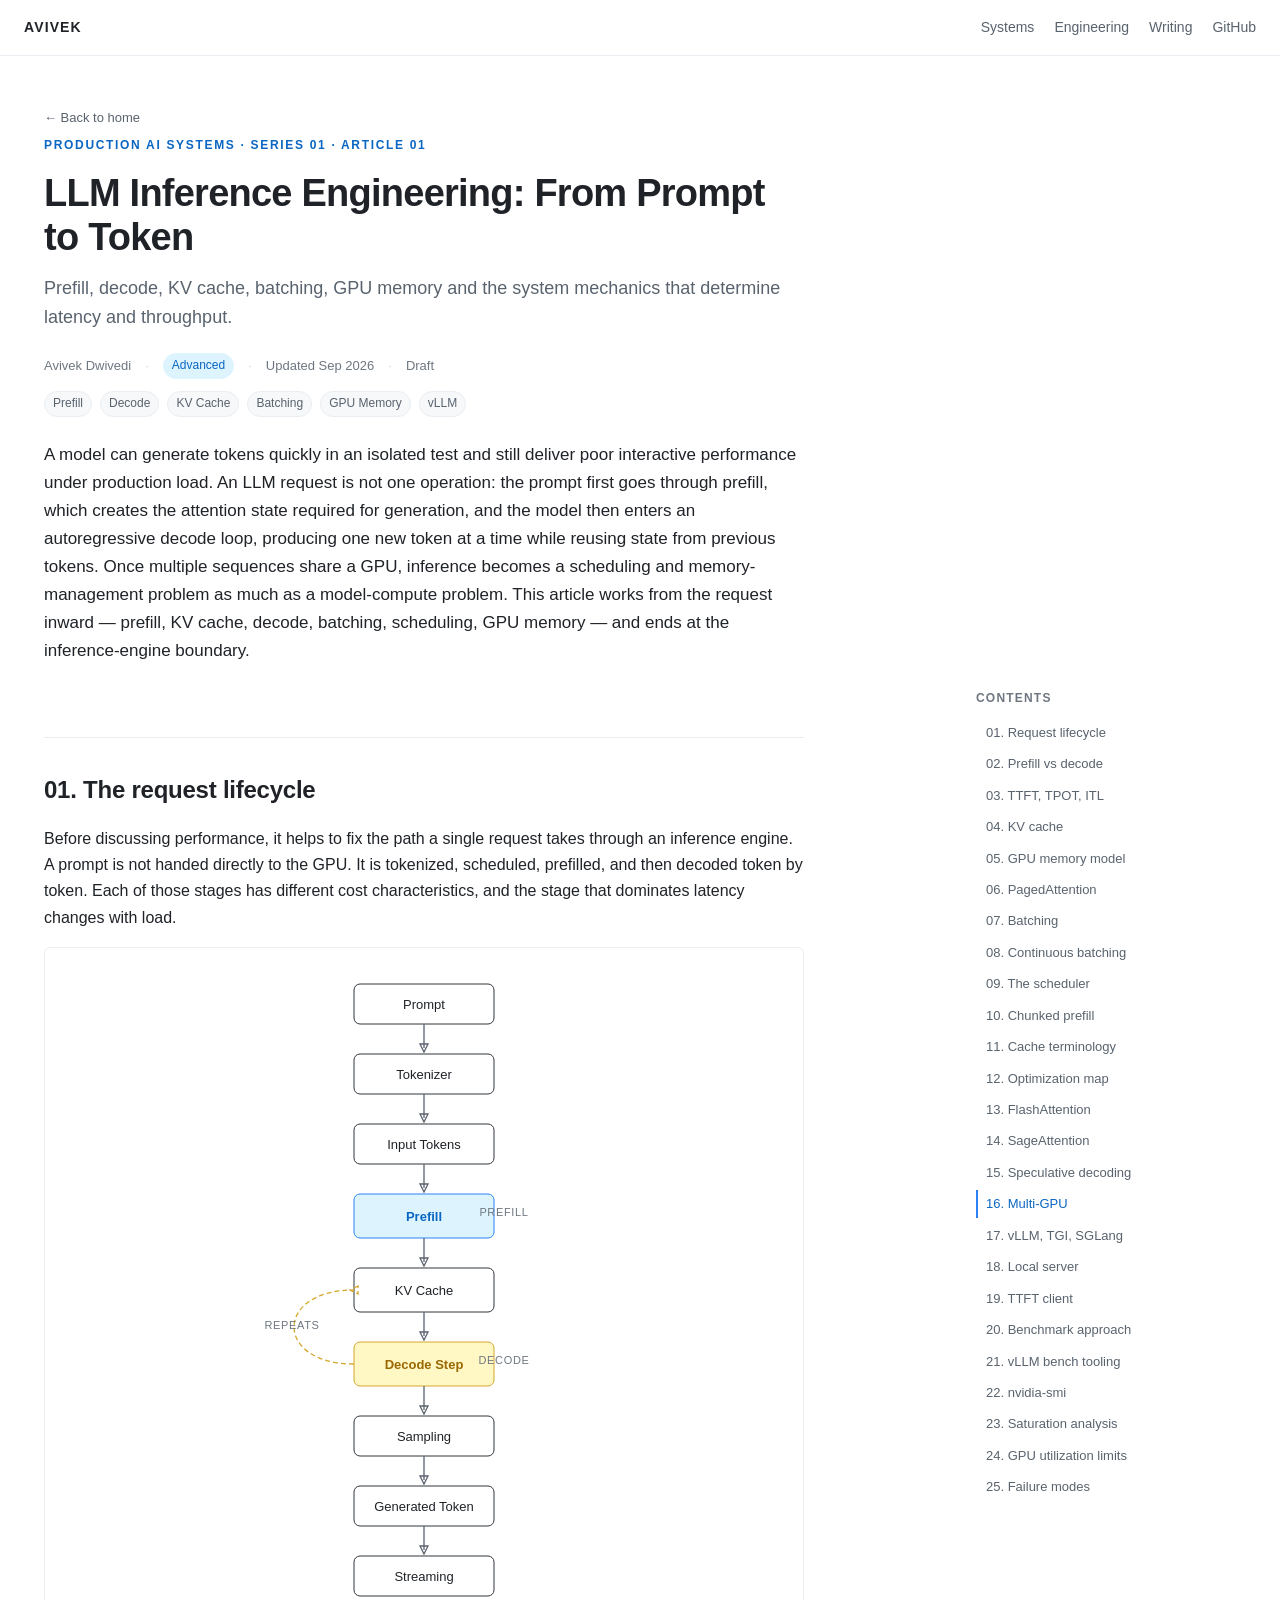
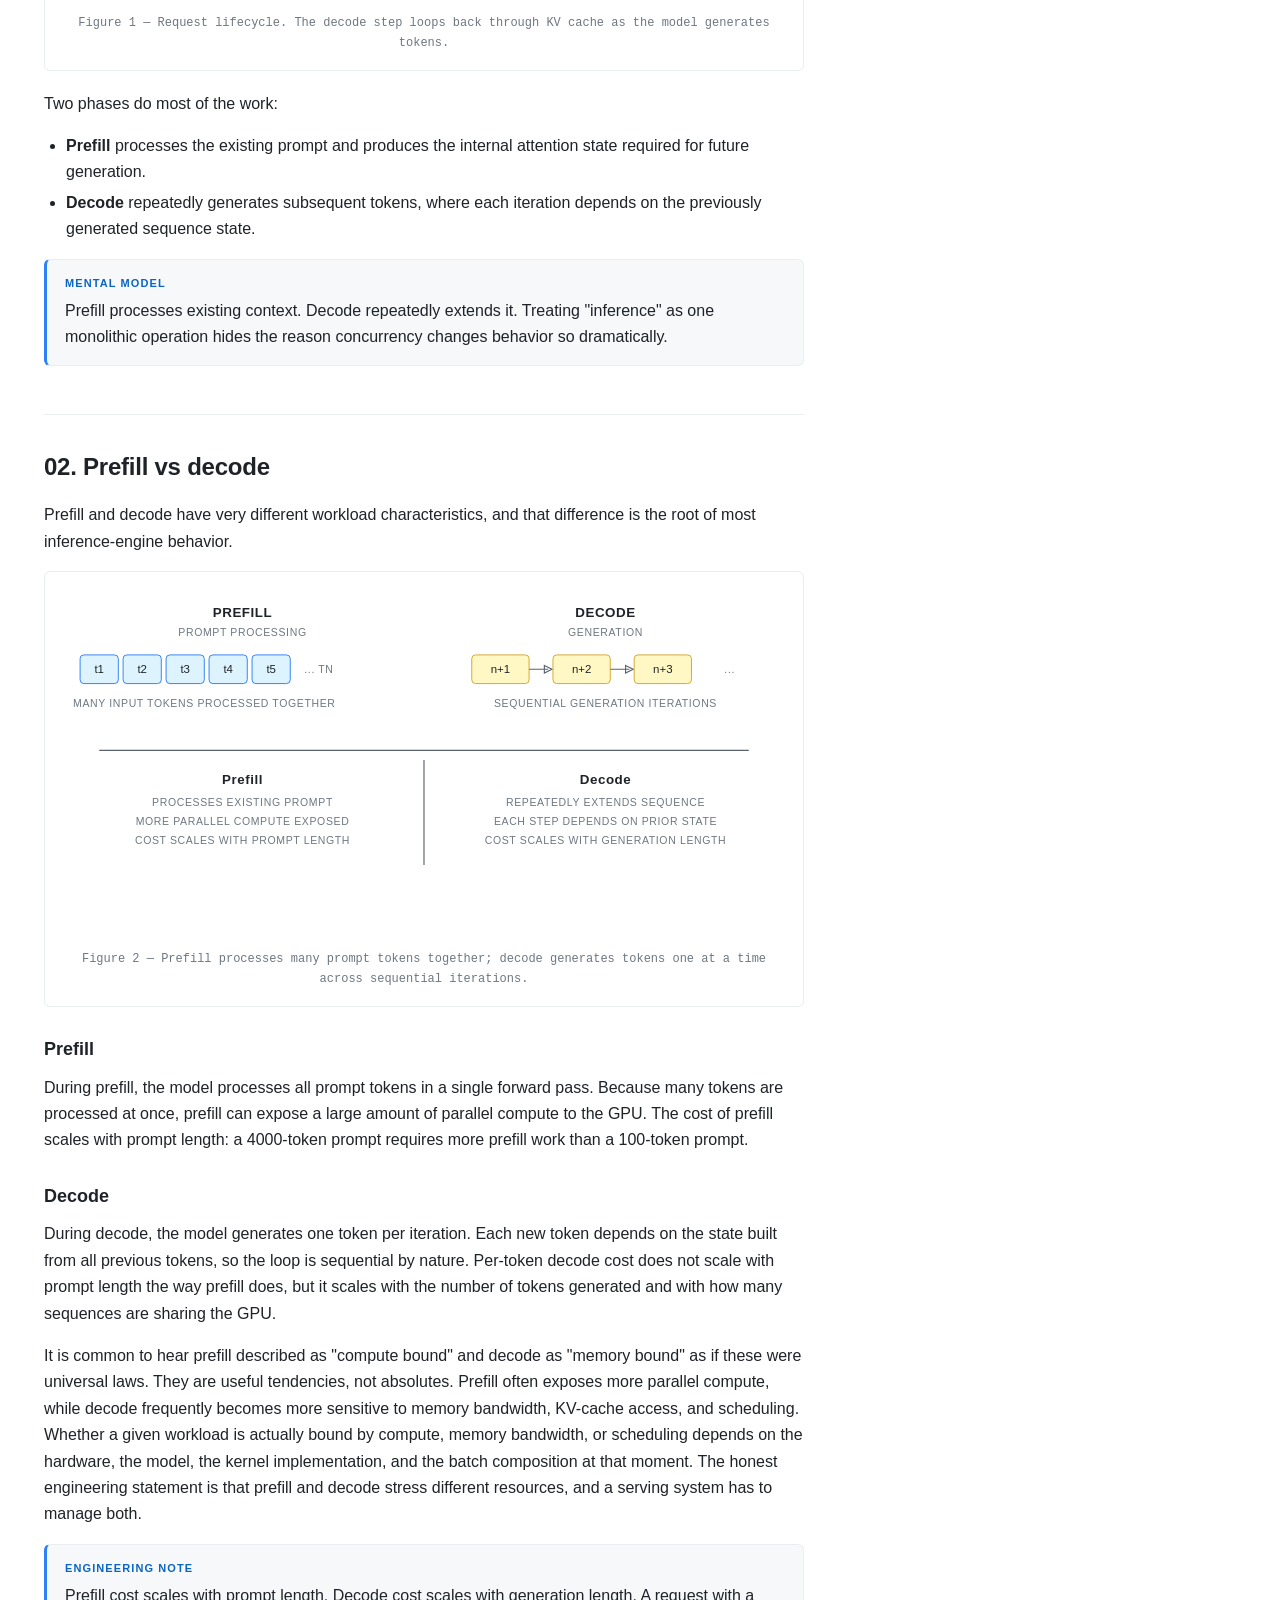
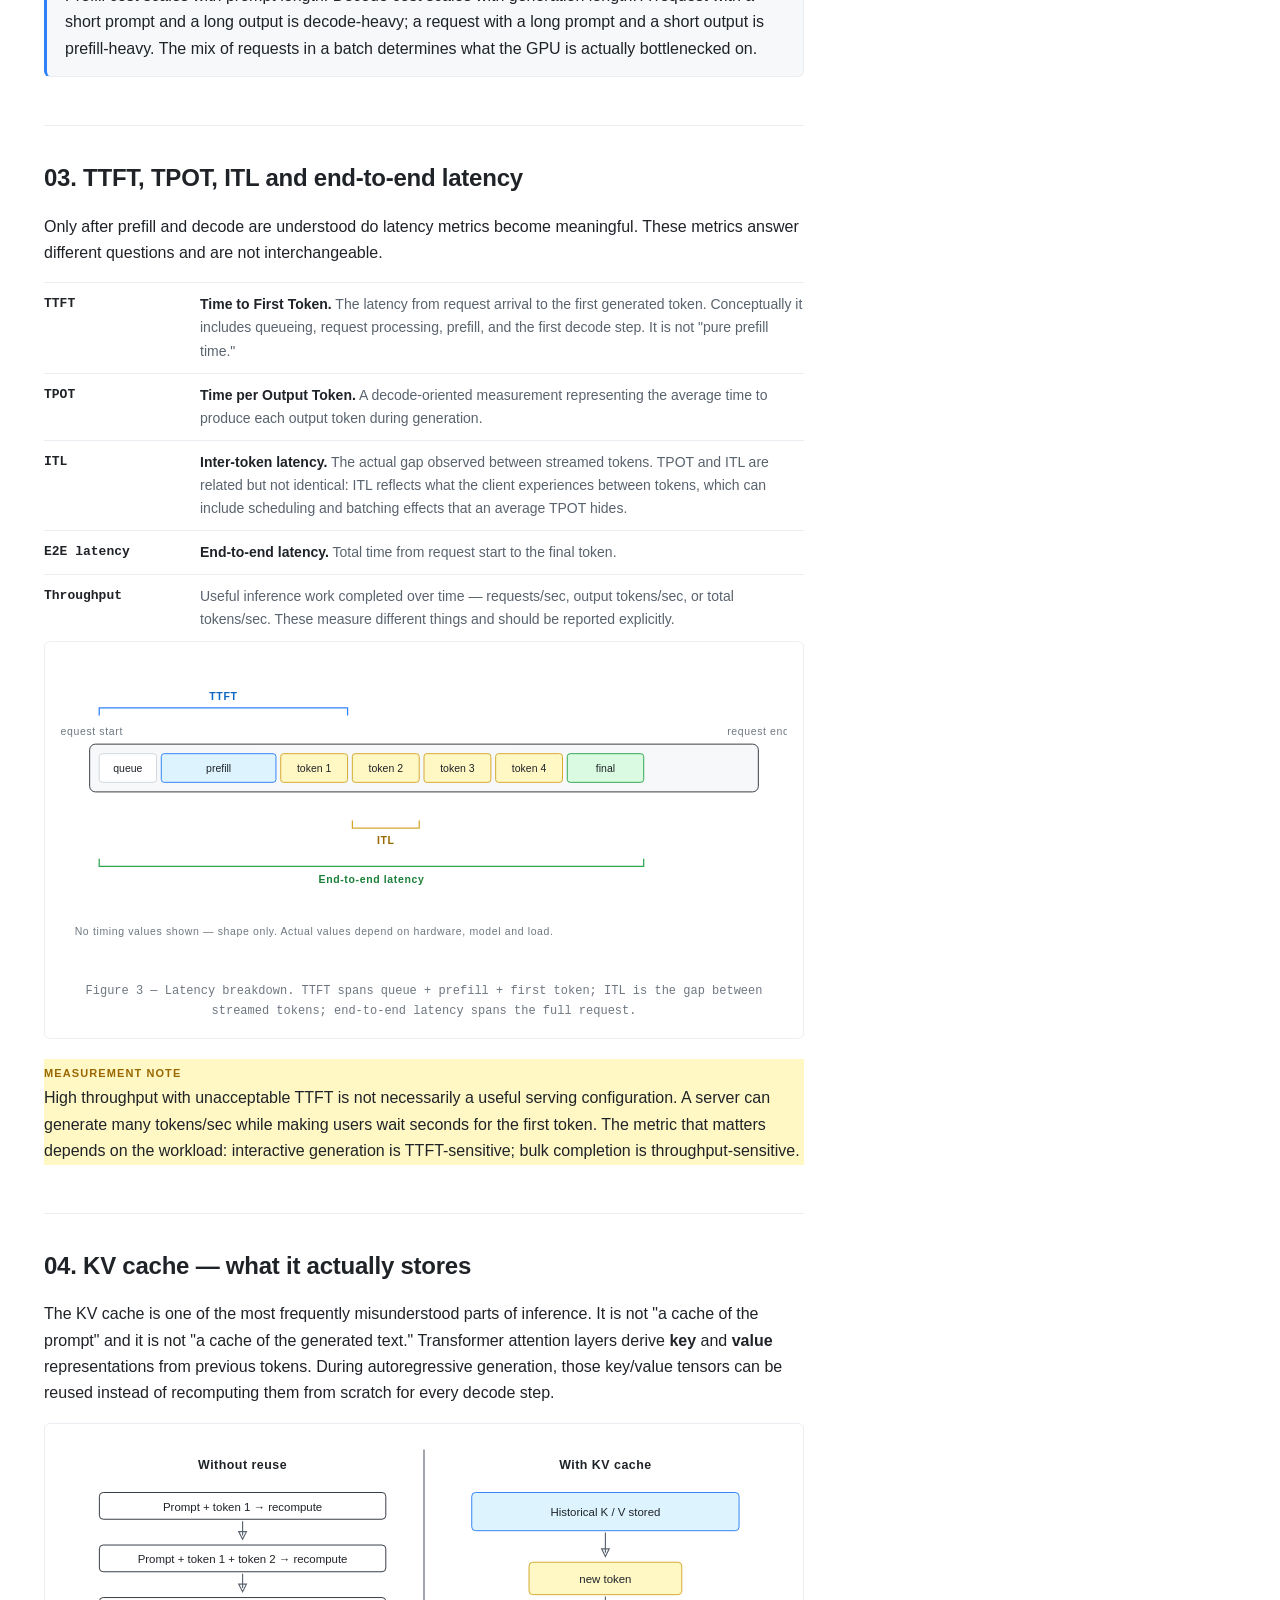
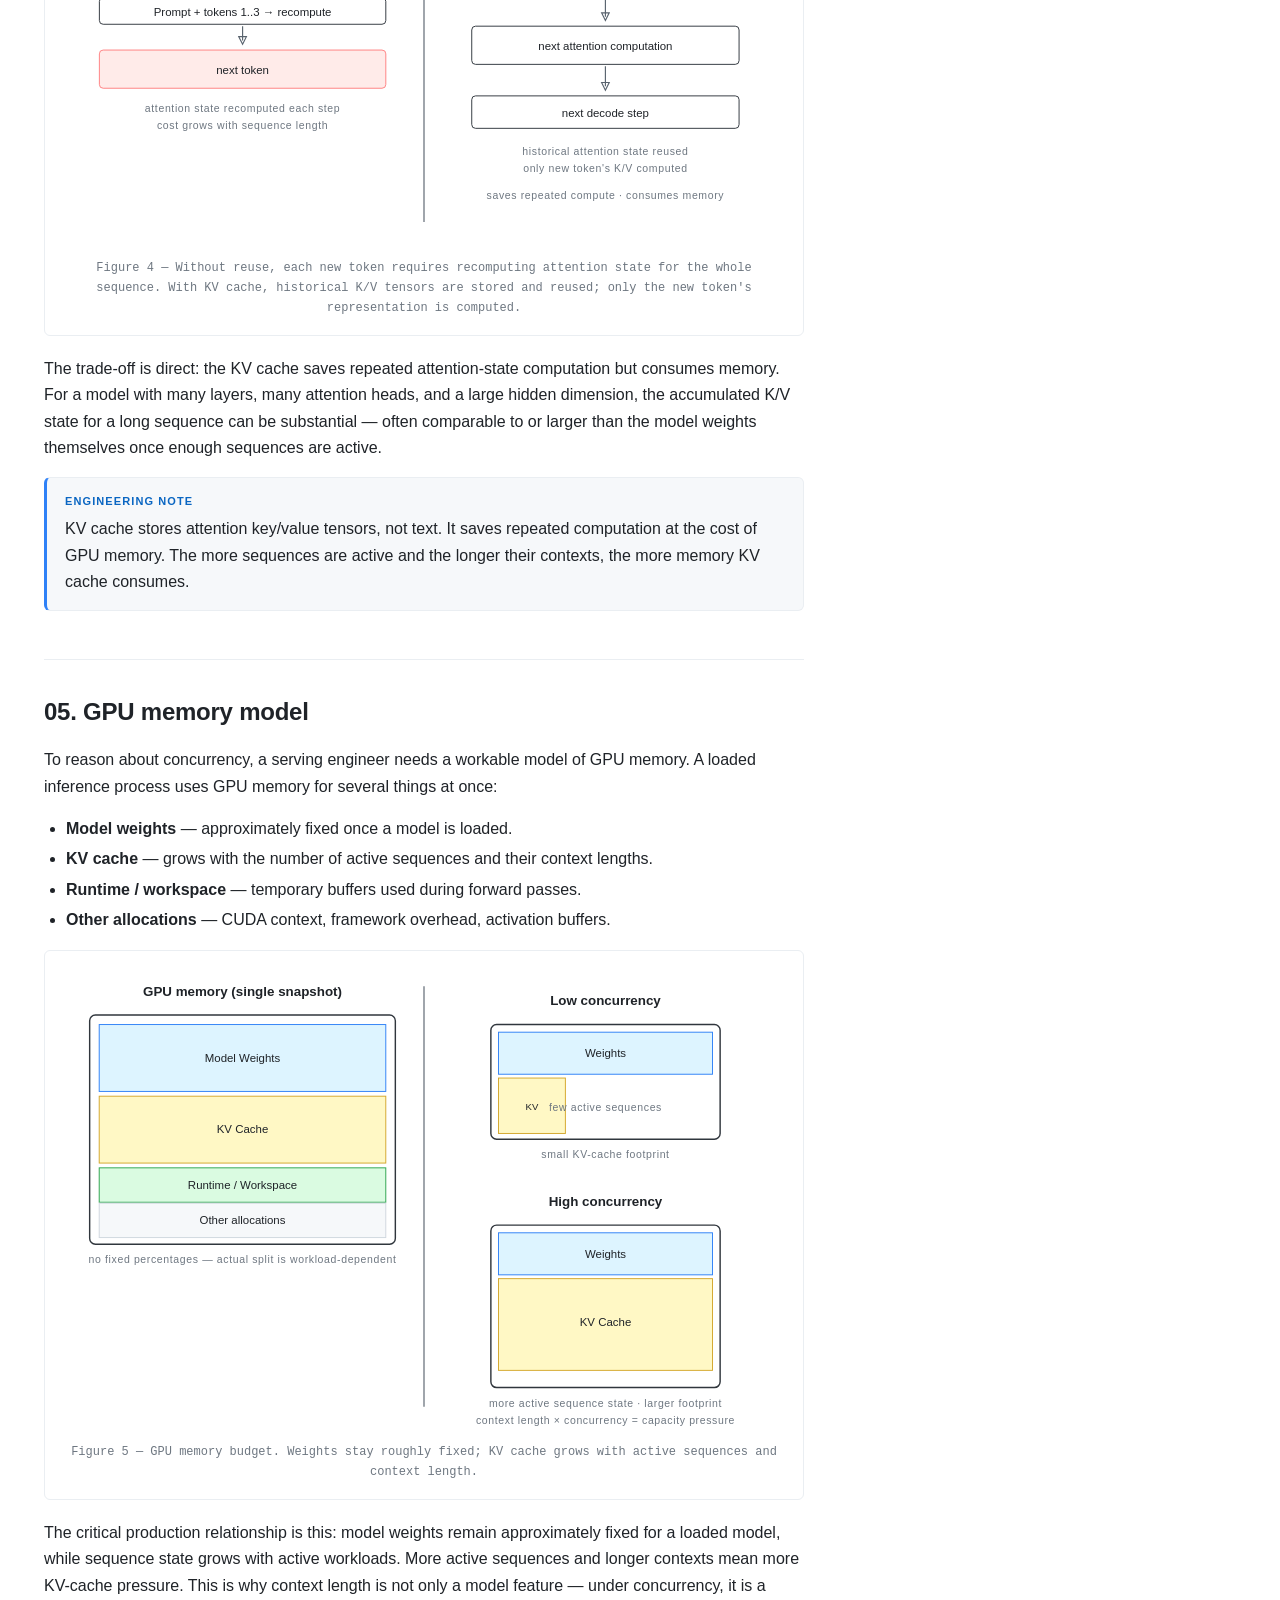
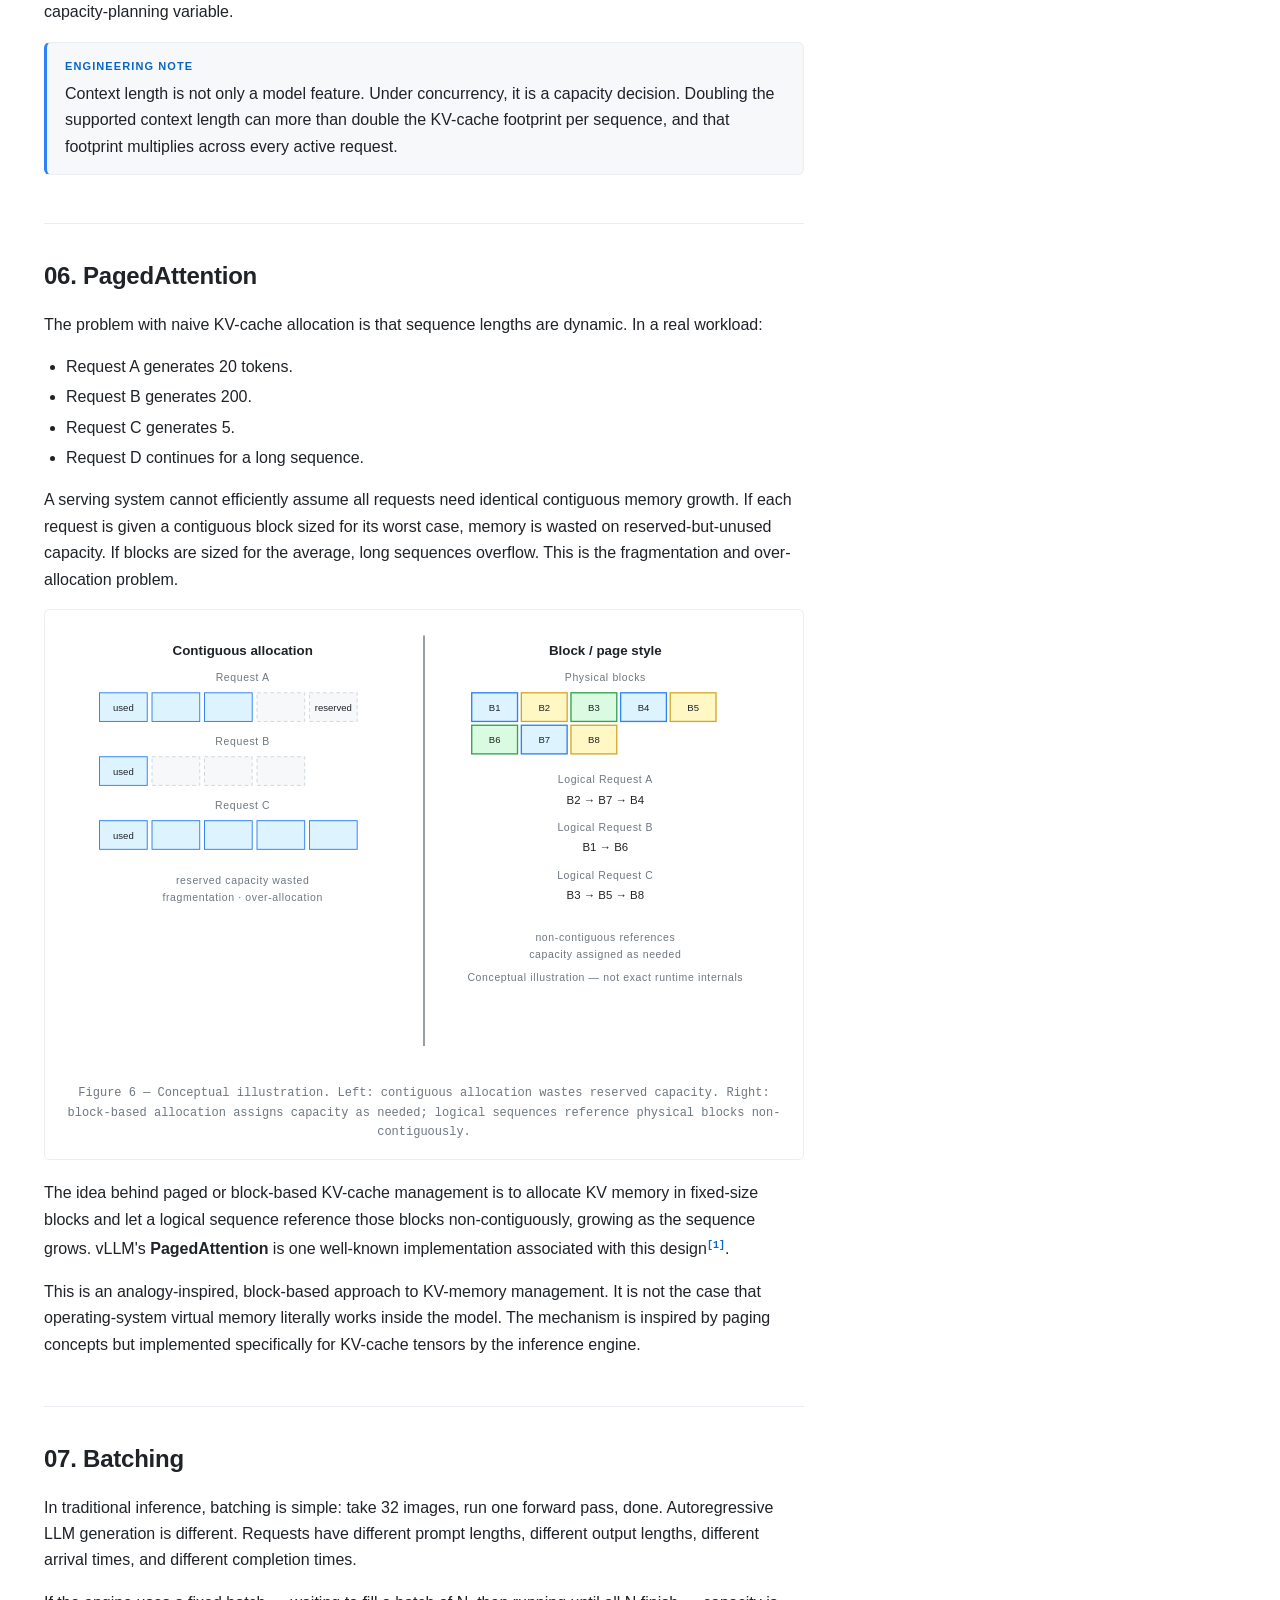
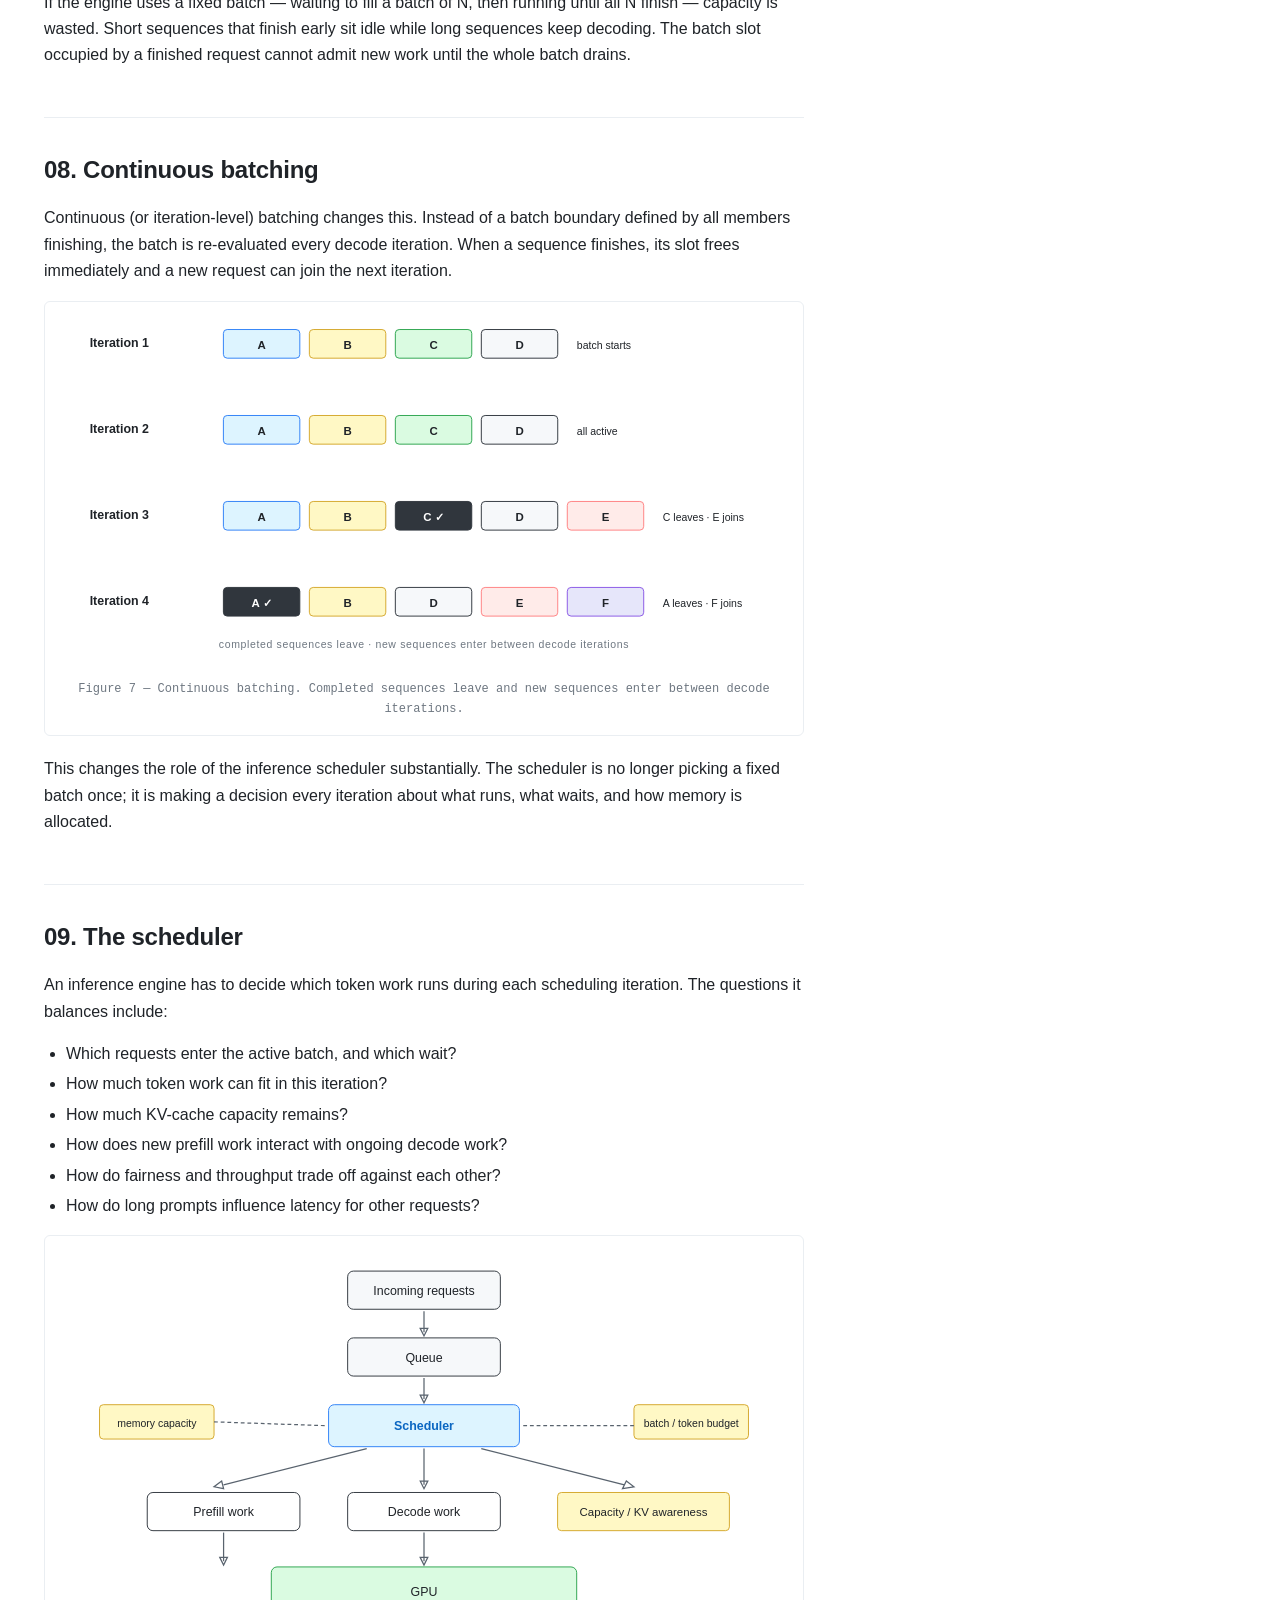
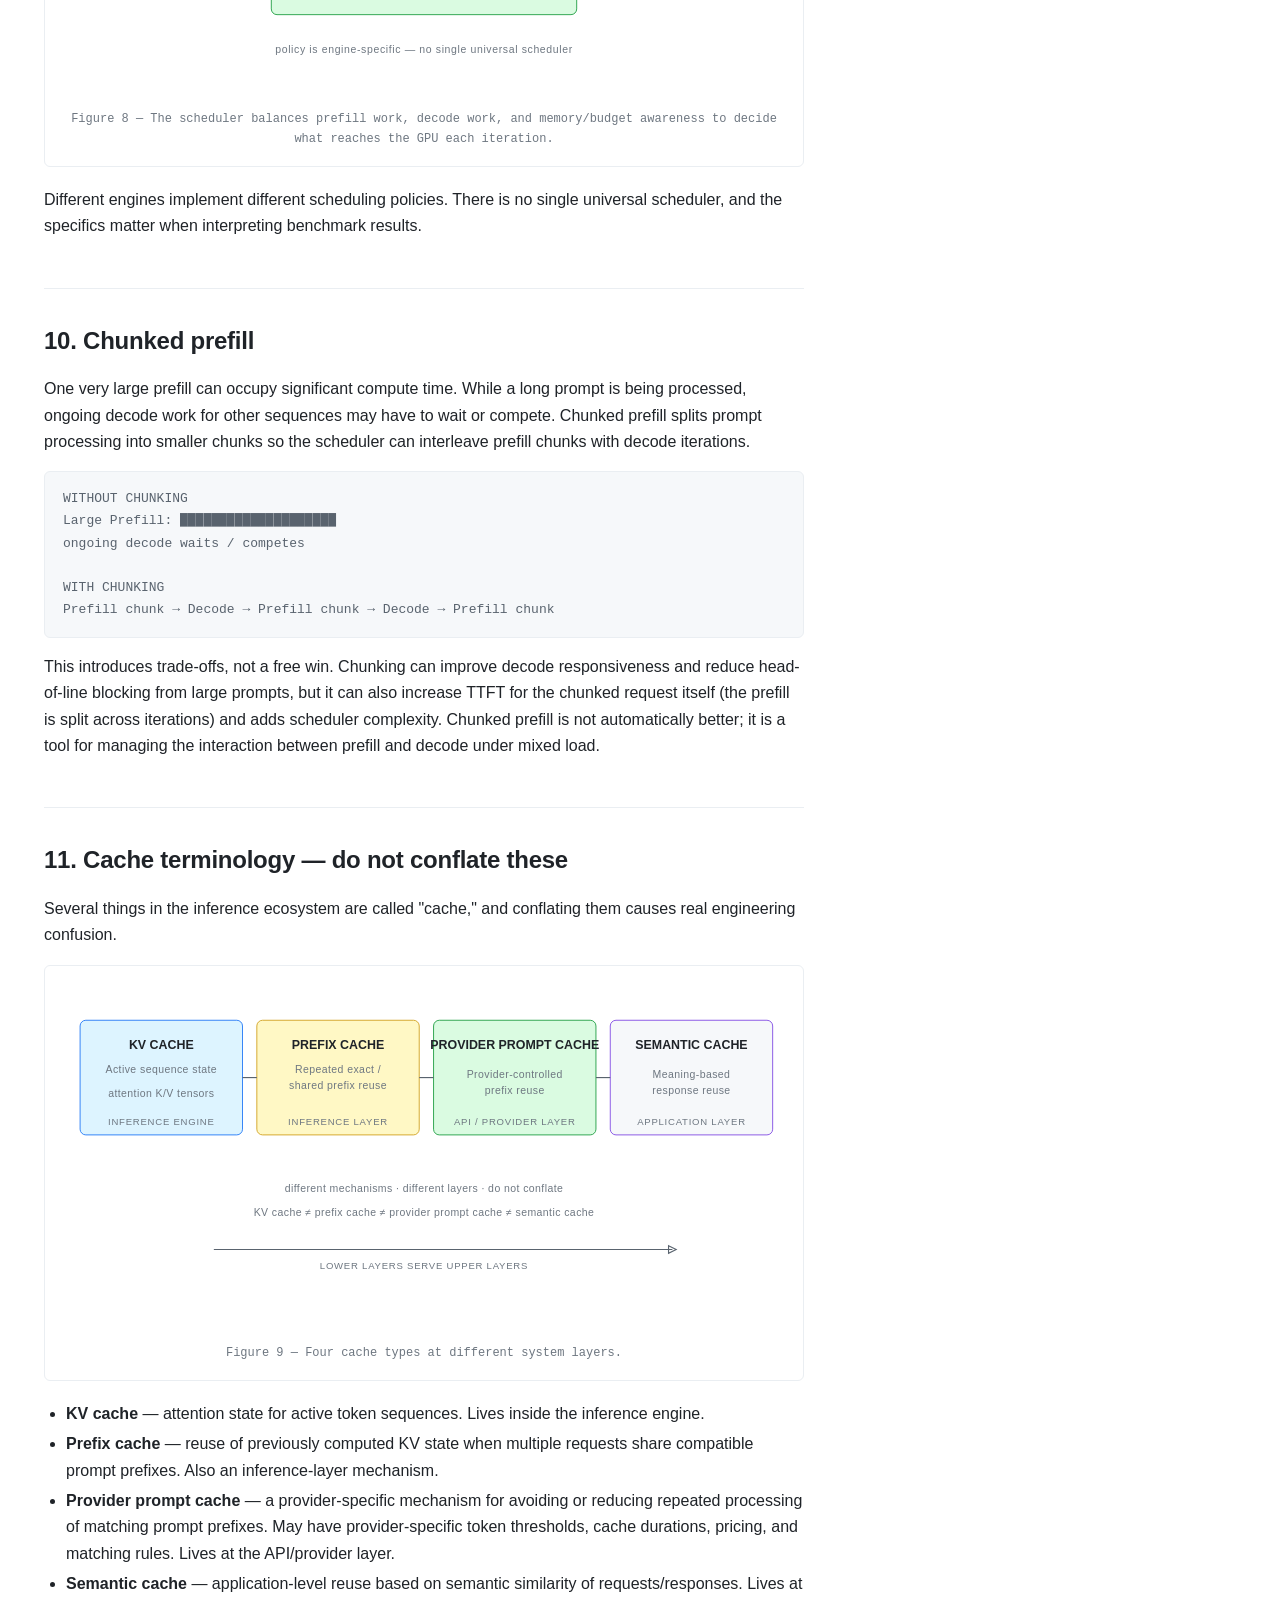
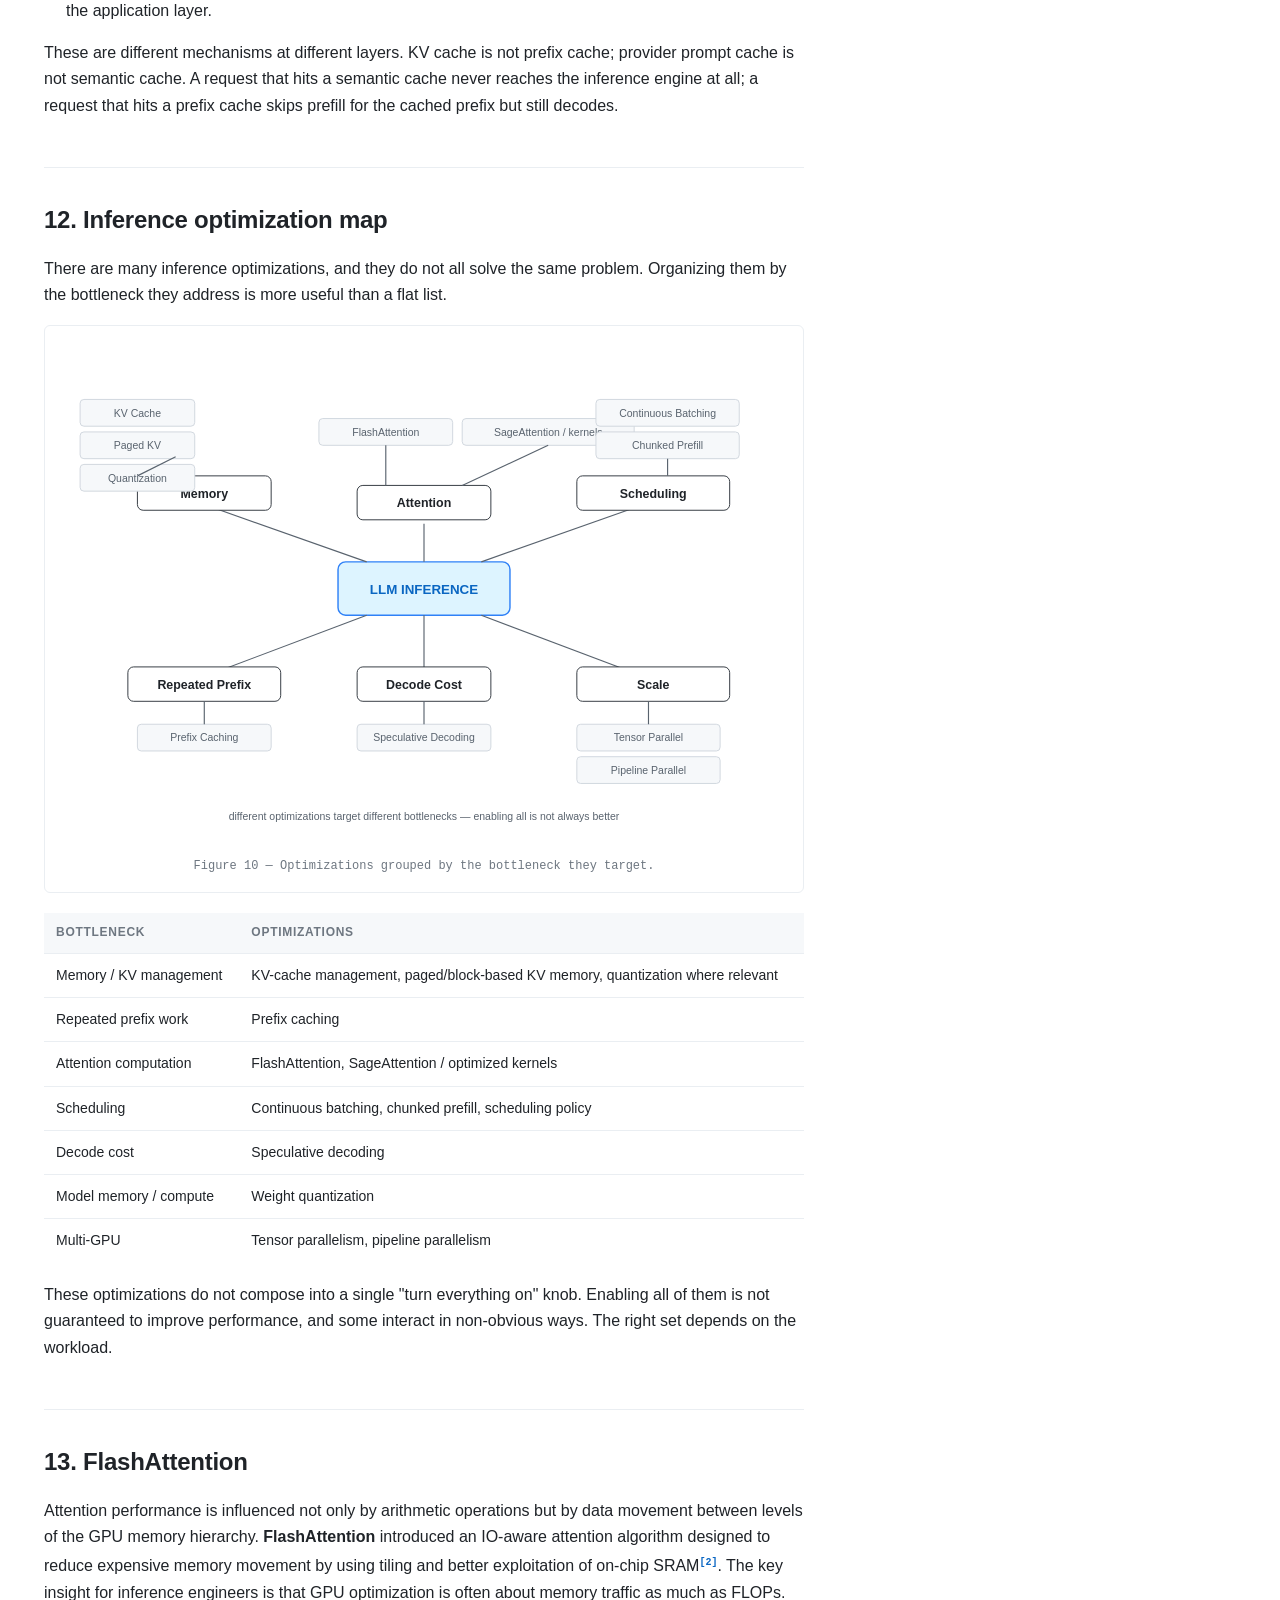
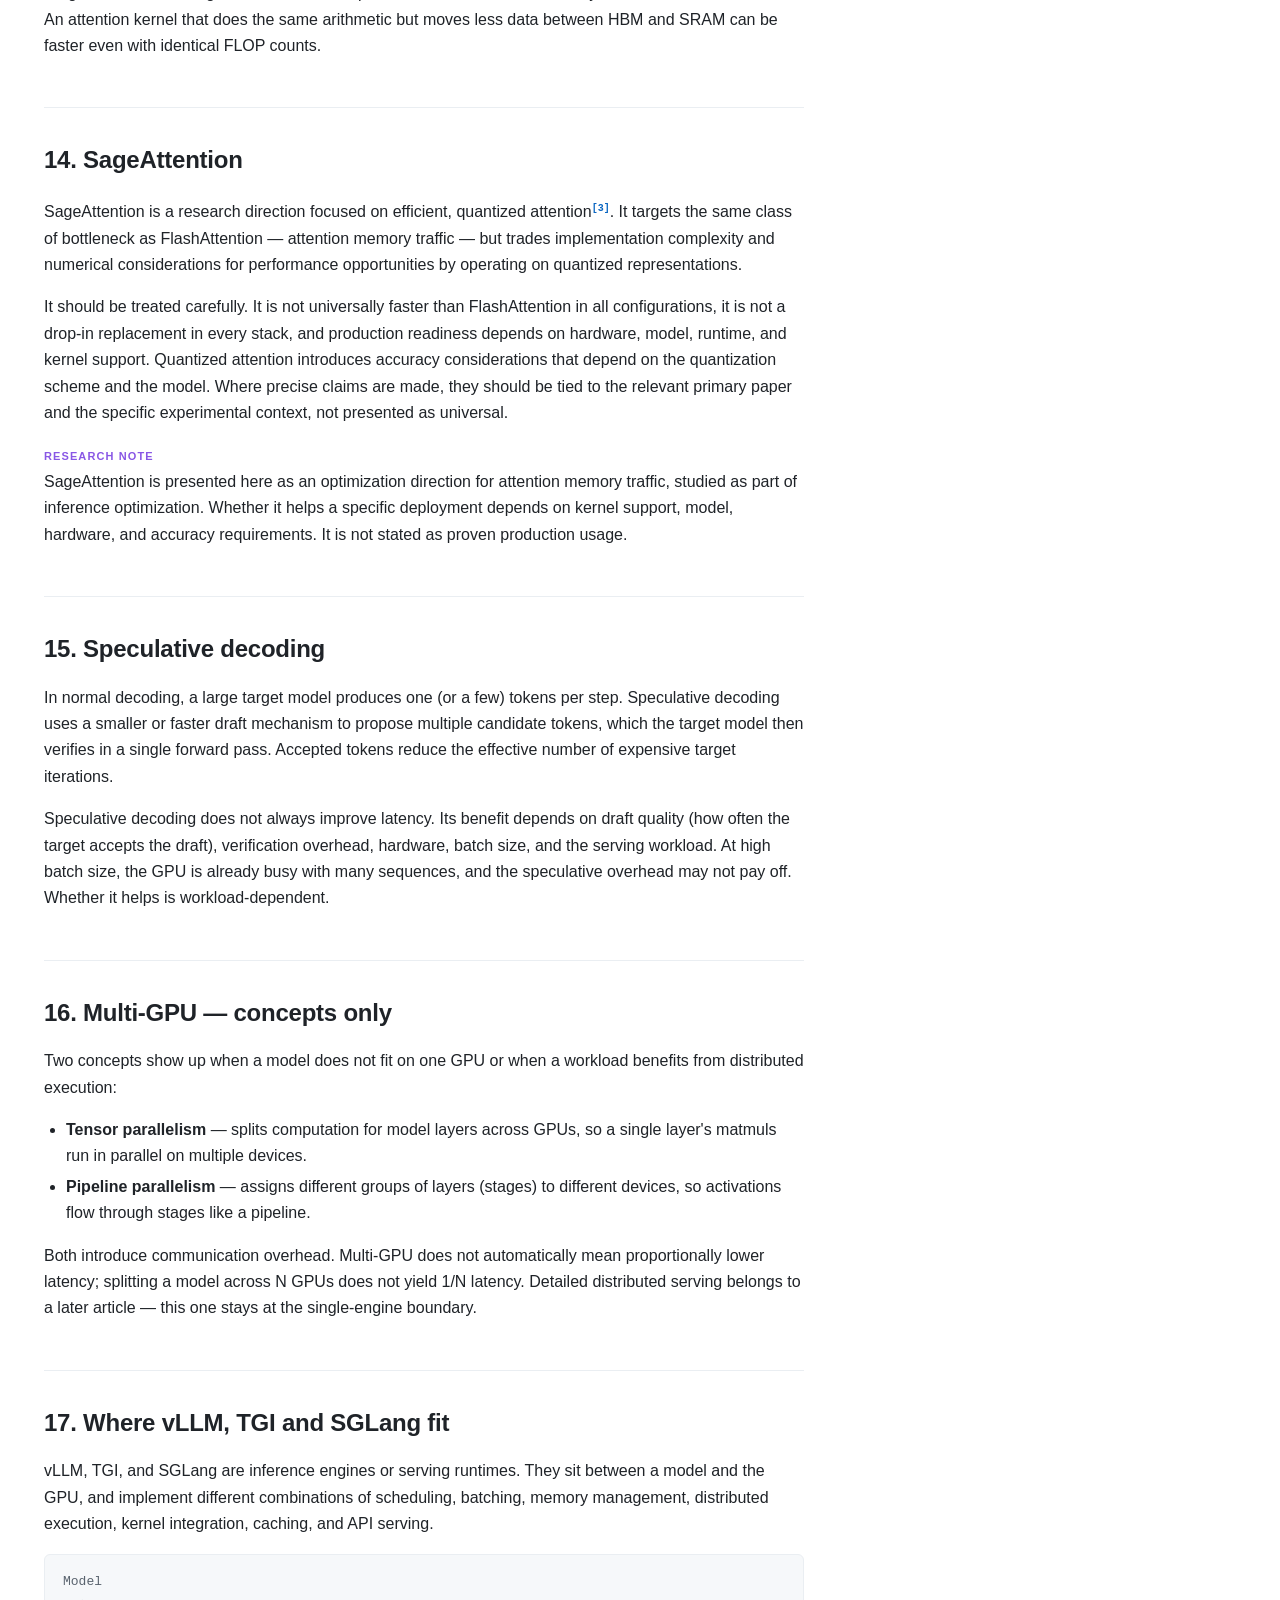
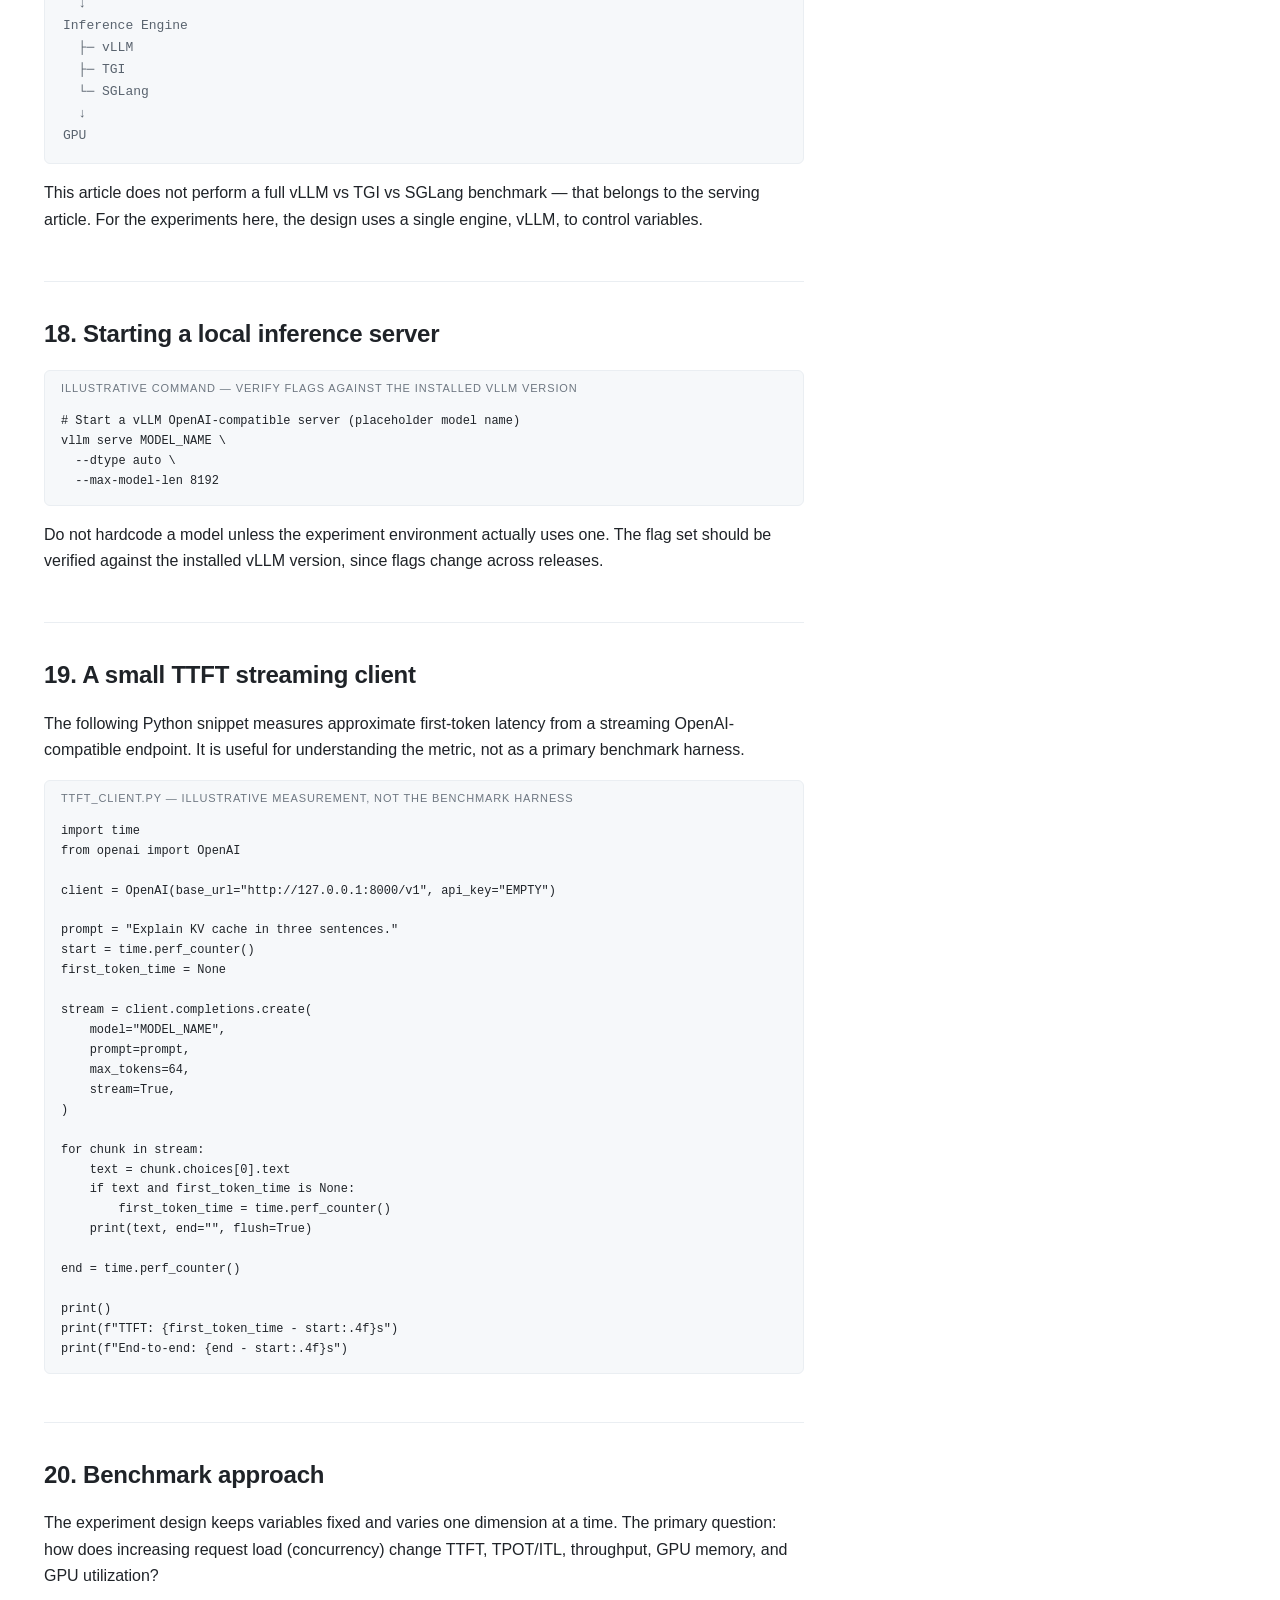
<file: articles/llm-inference-engineering.html>
<!DOCTYPE html>
<html lang="en">
<head>
  <meta charset="UTF-8">
  <meta name="viewport" content="width=device-width, initial-scale=1.0">
  <title>LLM Inference Engineering: From Prompt to Token | Avivek Dwivedi</title>
  <meta name="description" content="Prefill, decode, KV cache, batching, GPU memory and the system mechanics that determine latency and throughput in production LLM inference.">
  <link rel="canonical" href="https://avivek-dwivedi.github.io/articles/llm-inference-engineering.html">
  <meta property="og:type" content="article">
  <meta property="og:title" content="LLM Inference Engineering: From Prompt to Token | Avivek Dwivedi">
  <meta property="og:description" content="Prefill, decode, KV cache, batching, GPU memory and the system mechanics that determine latency and throughput in production LLM inference.">
  <meta property="og:url" content="https://avivek-dwivedi.github.io/articles/llm-inference-engineering.html">
  <meta name="twitter:card" content="summary">
  <link rel="icon" type="image/svg+xml" href="/favicon.svg">
  <link rel="stylesheet" href="/styles.css">
  <script type="application/ld+json">
  {
    "@context": "https://schema.org",
    "@type": "Article",
    "headline": "LLM Inference Engineering: From Prompt to Token",
    "description": "Prefill, decode, KV cache, batching, GPU memory and the system mechanics that determine latency and throughput.",
    "author": { "@type": "Person", "name": "Avivek Dwivedi", "url": "https://avivek-dwivedi.github.io/" },
    "publisher": { "@type": "Person", "name": "Avivek Dwivedi", "url": "https://avivek-dwivedi.github.io/" },
    "mainEntityOfPage": { "@type": "WebPage", "@id": "https://avivek-dwivedi.github.io/articles/llm-inference-engineering.html" },
    "articleSection": "LLM Systems",
    "keywords": ["LLM inference", "prefill", "decode", "KV cache", "PagedAttention", "continuous batching", "vLLM", "GPU", "FlashAttention"],
    "dateModified": "2026-09-19"
  }
  </script>
</head>
<body>
  <a class="skip-link" href="#article-main">Skip to content</a>

  <nav class="nav" aria-label="Primary">
    <span class="nav-brand"><a href="/">AVIVEK</a></span>
    <button class="nav-toggle" type="button" aria-expanded="false" aria-controls="nav-links">Menu</button>
    <ul class="nav-links" id="nav-links">
      <li><a href="/#systems">Systems</a></li>
      <li><a href="/#engineering">Engineering</a></li>
      <li><a href="/#writing">Writing</a></li>
      <li><a href="https://github.com/avivek-dwivedi" rel="noopener">GitHub</a></li>
    </ul>
  </nav>

  <main id="article-main">
    <div class="shell">
      <div class="article-hero">
        <a class="back-home" href="/">← Back to home</a>
        <p class="eyebrow">Production AI Systems · Series 01 · Article 01</p>
        <h1>LLM Inference Engineering: From Prompt to Token</h1>
        <p class="subtitle">Prefill, decode, KV cache, batching, GPU memory and the system mechanics that determine latency and throughput.</p>
        <div class="article-meta">
          <span>Avivek Dwivedi</span>
          <span class="dot">·</span>
          <span class="tag tag-accent">Advanced</span>
          <span class="dot">·</span>
          <span>Updated Sep 2026</span>
          <span class="dot">·</span>
          <span>Draft</span>
        </div>
        <div class="meta" style="display:flex; gap:8px; flex-wrap:wrap; margin-top:12px;">
          <span class="tag">Prefill</span>
          <span class="tag">Decode</span>
          <span class="tag">KV Cache</span>
          <span class="tag">Batching</span>
          <span class="tag">GPU Memory</span>
          <span class="tag">vLLM</span>
        </div>
        <p class="opening">A model can generate tokens quickly in an isolated test and still deliver poor interactive performance under production load. An LLM request is not one operation: the prompt first goes through prefill, which creates the attention state required for generation, and the model then enters an autoregressive decode loop, producing one new token at a time while reusing state from previous tokens. Once multiple sequences share a GPU, inference becomes a scheduling and memory-management problem as much as a model-compute problem. This article works from the request inward — prefill, KV cache, decode, batching, scheduling, GPU memory — and ends at the inference-engine boundary.</p>
      </div>
    </div>

    <div class="article-shell">
      <article class="article-body">

        <h2 id="s1">01. The request lifecycle</h2>
        <p>Before discussing performance, it helps to fix the path a single request takes through an inference engine. A prompt is not handed directly to the GPU. It is tokenized, scheduled, prefilled, and then decoded token by token. Each of those stages has different cost characteristics, and the stage that dominates latency changes with load.</p>

        <figure class="figure">
          <object type="image/svg+xml" data="/assets/diagrams/llm-inference/request-lifecycle.svg" role="img" aria-label="LLM request lifecycle" style="width:100%; max-width:420px; margin:0 auto; display:block;"></object>
          <figcaption class="figure-caption">Figure 1 — Request lifecycle. The decode step loops back through KV cache as the model generates tokens.</figcaption>
        </figure>

        <p>Two phases do most of the work:</p>
        <ul>
          <li><strong>Prefill</strong> processes the existing prompt and produces the internal attention state required for future generation.</li>
          <li><strong>Decode</strong> repeatedly generates subsequent tokens, where each iteration depends on the previously generated sequence state.</li>
        </ul>

        <div class="engineering-note">
          <span class="callout-label">Mental Model</span>
          <p>Prefill processes existing context. Decode repeatedly extends it. Treating "inference" as one monolithic operation hides the reason concurrency changes behavior so dramatically.</p>
        </div>

        <h2 id="s2">02. Prefill vs decode</h2>
        <p>Prefill and decode have very different workload characteristics, and that difference is the root of most inference-engine behavior.</p>

        <figure class="figure">
          <object type="image/svg+xml" data="/assets/diagrams/llm-inference/prefill-vs-decode.svg" role="img" aria-label="Prefill vs decode" style="width:100%;"></object>
          <figcaption class="figure-caption">Figure 2 — Prefill processes many prompt tokens together; decode generates tokens one at a time across sequential iterations.</figcaption>
        </figure>

        <h3>Prefill</h3>
        <p>During prefill, the model processes all prompt tokens in a single forward pass. Because many tokens are processed at once, prefill can expose a large amount of parallel compute to the GPU. The cost of prefill scales with prompt length: a 4000-token prompt requires more prefill work than a 100-token prompt.</p>

        <h3>Decode</h3>
        <p>During decode, the model generates one token per iteration. Each new token depends on the state built from all previous tokens, so the loop is sequential by nature. Per-token decode cost does not scale with prompt length the way prefill does, but it scales with the number of tokens generated and with how many sequences are sharing the GPU.</p>

        <p>It is common to hear prefill described as "compute bound" and decode as "memory bound" as if these were universal laws. They are useful tendencies, not absolutes. Prefill often exposes more parallel compute, while decode frequently becomes more sensitive to memory bandwidth, KV-cache access, and scheduling. Whether a given workload is actually bound by compute, memory bandwidth, or scheduling depends on the hardware, the model, the kernel implementation, and the batch composition at that moment. The honest engineering statement is that prefill and decode stress different resources, and a serving system has to manage both.</p>

        <div class="engineering-note">
          <span class="callout-label">Engineering Note</span>
          <p>Prefill cost scales with prompt length. Decode cost scales with generation length. A request with a short prompt and a long output is decode-heavy; a request with a long prompt and a short output is prefill-heavy. The mix of requests in a batch determines what the GPU is actually bottlenecked on.</p>
        </div>

        <h2 id="s3">03. TTFT, TPOT, ITL and end-to-end latency</h2>
        <p>Only after prefill and decode are understood do latency metrics become meaningful. These metrics answer different questions and are not interchangeable.</p>

        <div class="metric-definition">
          <div class="m-name">TTFT</div>
          <div class="m-desc"><strong>Time to First Token.</strong> The latency from request arrival to the first generated token. Conceptually it includes queueing, request processing, prefill, and the first decode step. It is not "pure prefill time."</div>
        </div>
        <div class="metric-definition">
          <div class="m-name">TPOT</div>
          <div class="m-desc"><strong>Time per Output Token.</strong> A decode-oriented measurement representing the average time to produce each output token during generation.</div>
        </div>
        <div class="metric-definition">
          <div class="m-name">ITL</div>
          <div class="m-desc"><strong>Inter-token latency.</strong> The actual gap observed between streamed tokens. TPOT and ITL are related but not identical: ITL reflects what the client experiences between tokens, which can include scheduling and batching effects that an average TPOT hides.</div>
        </div>
        <div class="metric-definition">
          <div class="m-name">E2E latency</div>
          <div class="m-desc"><strong>End-to-end latency.</strong> Total time from request start to the final token.</div>
        </div>
        <div class="metric-definition">
          <div class="m-name">Throughput</div>
          <div class="m-desc">Useful inference work completed over time — requests/sec, output tokens/sec, or total tokens/sec. These measure different things and should be reported explicitly.</div>
        </div>

        <figure class="figure">
          <object type="image/svg+xml" data="/assets/diagrams/llm-inference/latency-breakdown.svg" role="img" aria-label="Latency breakdown" style="width:100%;"></object>
          <figcaption class="figure-caption">Figure 3 — Latency breakdown. TTFT spans queue + prefill + first token; ITL is the gap between streamed tokens; end-to-end latency spans the full request.</figcaption>
        </figure>

        <div class="measurement-note">
          <span class="callout-label">Measurement Note</span>
          <p>High throughput with unacceptable TTFT is not necessarily a useful serving configuration. A server can generate many tokens/sec while making users wait seconds for the first token. The metric that matters depends on the workload: interactive generation is TTFT-sensitive; bulk completion is throughput-sensitive.</p>
        </div>

        <h2 id="s4">04. KV cache — what it actually stores</h2>
        <p>The KV cache is one of the most frequently misunderstood parts of inference. It is not "a cache of the prompt" and it is not "a cache of the generated text." Transformer attention layers derive <strong>key</strong> and <strong>value</strong> representations from previous tokens. During autoregressive generation, those key/value tensors can be reused instead of recomputing them from scratch for every decode step.</p>

        <figure class="figure">
          <object type="image/svg+xml" data="/assets/diagrams/llm-inference/kv-cache-reuse.svg" role="img" aria-label="Why KV cache exists" style="width:100%;"></object>
          <figcaption class="figure-caption">Figure 4 — Without reuse, each new token requires recomputing attention state for the whole sequence. With KV cache, historical K/V tensors are stored and reused; only the new token's representation is computed.</figcaption>
        </figure>

        <p>The trade-off is direct: the KV cache saves repeated attention-state computation but consumes memory. For a model with many layers, many attention heads, and a large hidden dimension, the accumulated K/V state for a long sequence can be substantial — often comparable to or larger than the model weights themselves once enough sequences are active.</p>

        <div class="engineering-note">
          <span class="callout-label">Engineering Note</span>
          <p>KV cache stores attention key/value tensors, not text. It saves repeated computation at the cost of GPU memory. The more sequences are active and the longer their contexts, the more memory KV cache consumes.</p>
        </div>

        <h2 id="s5">05. GPU memory model</h2>
        <p>To reason about concurrency, a serving engineer needs a workable model of GPU memory. A loaded inference process uses GPU memory for several things at once:</p>
        <ul>
          <li><strong>Model weights</strong> — approximately fixed once a model is loaded.</li>
          <li><strong>KV cache</strong> — grows with the number of active sequences and their context lengths.</li>
          <li><strong>Runtime / workspace</strong> — temporary buffers used during forward passes.</li>
          <li><strong>Other allocations</strong> — CUDA context, framework overhead, activation buffers.</li>
        </ul>

        <figure class="figure">
          <object type="image/svg+xml" data="/assets/diagrams/llm-inference/gpu-memory-budget.svg" role="img" aria-label="GPU memory budget under concurrency" style="width:100%;"></object>
          <figcaption class="figure-caption">Figure 5 — GPU memory budget. Weights stay roughly fixed; KV cache grows with active sequences and context length.</figcaption>
        </figure>

        <p>The critical production relationship is this: model weights remain approximately fixed for a loaded model, while sequence state grows with active workloads. More active sequences and longer contexts mean more KV-cache pressure. This is why context length is not only a model feature — under concurrency, it is a capacity-planning variable.</p>

        <div class="engineering-note">
          <span class="callout-label">Engineering Note</span>
          <p>Context length is not only a model feature. Under concurrency, it is a capacity decision. Doubling the supported context length can more than double the KV-cache footprint per sequence, and that footprint multiplies across every active request.</p>
        </div>

        <h2 id="s6">06. PagedAttention</h2>
        <p>The problem with naive KV-cache allocation is that sequence lengths are dynamic. In a real workload:</p>
        <ul>
          <li>Request A generates 20 tokens.</li>
          <li>Request B generates 200.</li>
          <li>Request C generates 5.</li>
          <li>Request D continues for a long sequence.</li>
        </ul>
        <p>A serving system cannot efficiently assume all requests need identical contiguous memory growth. If each request is given a contiguous block sized for its worst case, memory is wasted on reserved-but-unused capacity. If blocks are sized for the average, long sequences overflow. This is the fragmentation and over-allocation problem.</p>

        <figure class="figure">
          <object type="image/svg+xml" data="/assets/diagrams/llm-inference/paged-kv-memory.svg" role="img" aria-label="Paged or block-based KV memory" style="width:100%;"></object>
          <figcaption class="figure-caption">Figure 6 — Conceptual illustration. Left: contiguous allocation wastes reserved capacity. Right: block-based allocation assigns capacity as needed; logical sequences reference physical blocks non-contiguously.</figcaption>
        </figure>

        <p>The idea behind paged or block-based KV-cache management is to allocate KV memory in fixed-size blocks and let a logical sequence reference those blocks non-contiguously, growing as the sequence grows. vLLM's <strong>PagedAttention</strong> is one well-known implementation associated with this design<sup class="ref"><a href="#ref1">[1]</a></sup>.</p>

        <p>This is an analogy-inspired, block-based approach to KV-memory management. It is not the case that operating-system virtual memory literally works inside the model. The mechanism is inspired by paging concepts but implemented specifically for KV-cache tensors by the inference engine.</p>

        <h2 id="s7">07. Batching</h2>
        <p>In traditional inference, batching is simple: take 32 images, run one forward pass, done. Autoregressive LLM generation is different. Requests have different prompt lengths, different output lengths, different arrival times, and different completion times.</p>
        <p>If the engine uses a fixed batch — waiting to fill a batch of N, then running until all N finish — capacity is wasted. Short sequences that finish early sit idle while long sequences keep decoding. The batch slot occupied by a finished request cannot admit new work until the whole batch drains.</p>

        <h2 id="s8">08. Continuous batching</h2>
        <p>Continuous (or iteration-level) batching changes this. Instead of a batch boundary defined by all members finishing, the batch is re-evaluated every decode iteration. When a sequence finishes, its slot frees immediately and a new request can join the next iteration.</p>

        <figure class="figure">
          <object type="image/svg+xml" data="/assets/diagrams/llm-inference/continuous-batching.svg" role="img" aria-label="Continuous batching" style="width:100%;"></object>
          <figcaption class="figure-caption">Figure 7 — Continuous batching. Completed sequences leave and new sequences enter between decode iterations.</figcaption>
        </figure>

        <p>This changes the role of the inference scheduler substantially. The scheduler is no longer picking a fixed batch once; it is making a decision every iteration about what runs, what waits, and how memory is allocated.</p>

        <h2 id="s9">09. The scheduler</h2>
        <p>An inference engine has to decide which token work runs during each scheduling iteration. The questions it balances include:</p>
        <ul>
          <li>Which requests enter the active batch, and which wait?</li>
          <li>How much token work can fit in this iteration?</li>
          <li>How much KV-cache capacity remains?</li>
          <li>How does new prefill work interact with ongoing decode work?</li>
          <li>How do fairness and throughput trade off against each other?</li>
          <li>How do long prompts influence latency for other requests?</li>
        </ul>

        <figure class="figure">
          <object type="image/svg+xml" data="/assets/diagrams/llm-inference/scheduler.svg" role="img" aria-label="Inference scheduler" style="width:100%;"></object>
          <figcaption class="figure-caption">Figure 8 — The scheduler balances prefill work, decode work, and memory/budget awareness to decide what reaches the GPU each iteration.</figcaption>
        </figure>

        <p>Different engines implement different scheduling policies. There is no single universal scheduler, and the specifics matter when interpreting benchmark results.</p>

        <h2 id="s10">10. Chunked prefill</h2>
        <p>One very large prefill can occupy significant compute time. While a long prompt is being processed, ongoing decode work for other sequences may have to wait or compete. Chunked prefill splits prompt processing into smaller chunks so the scheduler can interleave prefill chunks with decode iterations.</p>

        <div class="flow">WITHOUT CHUNKING
Large Prefill: ████████████████████
ongoing decode waits / competes

WITH CHUNKING
Prefill chunk → Decode → Prefill chunk → Decode → Prefill chunk</div>

        <p>This introduces trade-offs, not a free win. Chunking can improve decode responsiveness and reduce head-of-line blocking from large prompts, but it can also increase TTFT for the chunked request itself (the prefill is split across iterations) and adds scheduler complexity. Chunked prefill is not automatically better; it is a tool for managing the interaction between prefill and decode under mixed load.</p>

        <h2 id="s11">11. Cache terminology — do not conflate these</h2>
        <p>Several things in the inference ecosystem are called "cache," and conflating them causes real engineering confusion.</p>

        <figure class="figure">
          <object type="image/svg+xml" data="/assets/diagrams/llm-inference/cache-types.svg" role="img" aria-label="Cache types and their layers" style="width:100%;"></object>
          <figcaption class="figure-caption">Figure 9 — Four cache types at different system layers.</figcaption>
        </figure>

        <ul>
          <li><strong>KV cache</strong> — attention state for active token sequences. Lives inside the inference engine.</li>
          <li><strong>Prefix cache</strong> — reuse of previously computed KV state when multiple requests share compatible prompt prefixes. Also an inference-layer mechanism.</li>
          <li><strong>Provider prompt cache</strong> — a provider-specific mechanism for avoiding or reducing repeated processing of matching prompt prefixes. May have provider-specific token thresholds, cache durations, pricing, and matching rules. Lives at the API/provider layer.</li>
          <li><strong>Semantic cache</strong> — application-level reuse based on semantic similarity of requests/responses. Lives at the application layer.</li>
        </ul>
        <p>These are different mechanisms at different layers. KV cache is not prefix cache; provider prompt cache is not semantic cache. A request that hits a semantic cache never reaches the inference engine at all; a request that hits a prefix cache skips prefill for the cached prefix but still decodes.</p>

        <h2 id="s12">12. Inference optimization map</h2>
        <p>There are many inference optimizations, and they do not all solve the same problem. Organizing them by the bottleneck they address is more useful than a flat list.</p>

        <figure class="figure">
          <object type="image/svg+xml" data="/assets/diagrams/llm-inference/optimization-map.svg" role="img" aria-label="Inference optimization map" style="width:100%;"></object>
          <figcaption class="figure-caption">Figure 10 — Optimizations grouped by the bottleneck they target.</figcaption>
        </figure>

        <table class="article-table">
          <thead><tr><th>Bottleneck</th><th>Optimizations</th></tr></thead>
          <tbody>
            <tr><td>Memory / KV management</td><td>KV-cache management, paged/block-based KV memory, quantization where relevant</td></tr>
            <tr><td>Repeated prefix work</td><td>Prefix caching</td></tr>
            <tr><td>Attention computation</td><td>FlashAttention, SageAttention / optimized kernels</td></tr>
            <tr><td>Scheduling</td><td>Continuous batching, chunked prefill, scheduling policy</td></tr>
            <tr><td>Decode cost</td><td>Speculative decoding</td></tr>
            <tr><td>Model memory / compute</td><td>Weight quantization</td></tr>
            <tr><td>Multi-GPU</td><td>Tensor parallelism, pipeline parallelism</td></tr>
          </tbody>
        </table>

        <p>These optimizations do not compose into a single "turn everything on" knob. Enabling all of them is not guaranteed to improve performance, and some interact in non-obvious ways. The right set depends on the workload.</p>

        <h2 id="s13">13. FlashAttention</h2>
        <p>Attention performance is influenced not only by arithmetic operations but by data movement between levels of the GPU memory hierarchy. <strong>FlashAttention</strong> introduced an IO-aware attention algorithm designed to reduce expensive memory movement by using tiling and better exploitation of on-chip SRAM<sup class="ref"><a href="#ref2">[2]</a></sup>. The key insight for inference engineers is that GPU optimization is often about memory traffic as much as FLOPs. An attention kernel that does the same arithmetic but moves less data between HBM and SRAM can be faster even with identical FLOP counts.</p>

        <h2 id="s14">14. SageAttention</h2>
        <p>SageAttention is a research direction focused on efficient, quantized attention<sup class="ref"><a href="#ref3">[3]</a></sup>. It targets the same class of bottleneck as FlashAttention — attention memory traffic — but trades implementation complexity and numerical considerations for performance opportunities by operating on quantized representations.</p>
        <p>It should be treated carefully. It is not universally faster than FlashAttention in all configurations, it is not a drop-in replacement in every stack, and production readiness depends on hardware, model, runtime, and kernel support. Quantized attention introduces accuracy considerations that depend on the quantization scheme and the model. Where precise claims are made, they should be tied to the relevant primary paper and the specific experimental context, not presented as universal.</p>

        <div class="research-note">
          <span class="callout-label">Research Note</span>
          <p>SageAttention is presented here as an optimization direction for attention memory traffic, studied as part of inference optimization. Whether it helps a specific deployment depends on kernel support, model, hardware, and accuracy requirements. It is not stated as proven production usage.</p>
        </div>

        <h2 id="s15">15. Speculative decoding</h2>
        <p>In normal decoding, a large target model produces one (or a few) tokens per step. Speculative decoding uses a smaller or faster draft mechanism to propose multiple candidate tokens, which the target model then verifies in a single forward pass. Accepted tokens reduce the effective number of expensive target iterations.</p>
        <p>Speculative decoding does not always improve latency. Its benefit depends on draft quality (how often the target accepts the draft), verification overhead, hardware, batch size, and the serving workload. At high batch size, the GPU is already busy with many sequences, and the speculative overhead may not pay off. Whether it helps is workload-dependent.</p>

        <h2 id="s16">16. Multi-GPU — concepts only</h2>
        <p>Two concepts show up when a model does not fit on one GPU or when a workload benefits from distributed execution:</p>
        <ul>
          <li><strong>Tensor parallelism</strong> — splits computation for model layers across GPUs, so a single layer's matmuls run in parallel on multiple devices.</li>
          <li><strong>Pipeline parallelism</strong> — assigns different groups of layers (stages) to different devices, so activations flow through stages like a pipeline.</li>
        </ul>
        <p>Both introduce communication overhead. Multi-GPU does not automatically mean proportionally lower latency; splitting a model across N GPUs does not yield 1/N latency. Detailed distributed serving belongs to a later article — this one stays at the single-engine boundary.</p>

        <h2 id="s17">17. Where vLLM, TGI and SGLang fit</h2>
        <p>vLLM, TGI, and SGLang are inference engines or serving runtimes. They sit between a model and the GPU, and implement different combinations of scheduling, batching, memory management, distributed execution, kernel integration, caching, and API serving.</p>
        <div class="flow">Model
  ↓
Inference Engine
  ├─ vLLM
  ├─ TGI
  └─ SGLang
  ↓
GPU</div>
        <p>This article does not perform a full vLLM vs TGI vs SGLang benchmark — that belongs to the serving article. For the experiments here, the design uses a single engine, vLLM, to control variables.</p>

        <h2 id="s18">18. Starting a local inference server</h2>
        <div class="code-block">
          <span class="code-caption">Illustrative command — verify flags against the installed vLLM version</span>
<pre><code># Start a vLLM OpenAI-compatible server (placeholder model name)
vllm serve MODEL_NAME \
  --dtype auto \
  --max-model-len 8192</code></pre>
        </div>
        <p>Do not hardcode a model unless the experiment environment actually uses one. The flag set should be verified against the installed vLLM version, since flags change across releases.</p>

        <h2 id="s19">19. A small TTFT streaming client</h2>
        <p>The following Python snippet measures approximate first-token latency from a streaming OpenAI-compatible endpoint. It is useful for understanding the metric, not as a primary benchmark harness.</p>
        <div class="code-block">
          <span class="code-caption">ttft_client.py — illustrative measurement, not the benchmark harness</span>
<pre><code>import time
from openai import OpenAI

client = OpenAI(base_url="http://127.0.0.1:8000/v1", api_key="EMPTY")

prompt = "Explain KV cache in three sentences."
start = time.perf_counter()
first_token_time = None

stream = client.completions.create(
    model="MODEL_NAME",
    prompt=prompt,
    max_tokens=64,
    stream=True,
)

for chunk in stream:
    text = chunk.choices[0].text
    if text and first_token_time is None:
        first_token_time = time.perf_counter()
    print(text, end="", flush=True)

end = time.perf_counter()

print()
print(f"TTFT: {first_token_time - start:.4f}s")
print(f"End-to-end: {end - start:.4f}s")</code></pre>
        </div>

        <h2 id="s20">20. Benchmark approach</h2>
        <p>The experiment design keeps variables fixed and varies one dimension at a time. The primary question: how does increasing request load (concurrency) change TTFT, TPOT/ITL, throughput, GPU memory, and GPU utilization?</p>
        <ul>
          <li>One fixed inference engine (vLLM).</li>
          <li>One fixed model.</li>
          <li>One fixed hardware setup.</li>
          <li>Control as many variables as practical.</li>
          <li>Do not compare engines in this first benchmark.</li>
        </ul>

        <div class="measurement-note">
          <span class="callout-label">Measurement Note</span>
          <p>This is a reproducible experiment design, not a set of measured results. No benchmark numbers are claimed in this article. When real results are collected, they will be added with full environment metadata and raw artifacts.</p>
        </div>

        <h3>Experiment A — Request load</h3>
        <div class="experiment-design">
          <p class="exp-goal"><strong>Goal:</strong> Observe how TTFT, TPOT/ITL, throughput, GPU memory and GPU utilization change as concurrency increases.</p>
          <p class="exp-label">Concurrency levels</p>
          <ul><li>1, 4, 8, 16, 32 (add 64 only if hardware safely supports it)</li></ul>
          <p class="exp-label">Hold approximately constant</p>
          <ul><li>model · dtype · input-length distribution · output-length distribution · hardware · software versions</li></ul>
          <p class="exp-label">Measure</p>
          <ul>
            <li>TTFT p50, p95</li>
            <li>TPOT p50, p95</li>
            <li>ITL (if available)</li>
            <li>requests/sec · output tokens/sec · total tokens/sec (if available)</li>
            <li>GPU memory · GPU utilization</li>
            <li>KV-cache utilization (if the runtime exposes it)</li>
          </ul>
        </div>

        <h3>Experiment B — Prompt length</h3>
        <div class="experiment-design">
          <p class="exp-goal"><strong>Goal:</strong> Observe how increasing prefill work affects the request, holding output length roughly constant and concurrency fixed.</p>
          <p class="exp-label">Prompt sizes</p>
          <ul><li>256, 1024, 4096, 8192 (only if supported by model and hardware)</li></ul>
          <p class="exp-label">Measure</p>
          <ul><li>TTFT · end-to-end latency · GPU memory · throughput</li></ul>
        </div>

        <h3>Optional Experiment C — Cache pressure</h3>
        <div class="experiment-design">
          <p class="exp-goal"><strong>Goal:</strong> Increase combinations of active sequences and context length to observe KV-cache pressure.</p>
          <p class="exp-label">Observe</p>
          <ul><li>KV-cache utilization · GPU memory · TTFT · throughput</li></ul>
          <p class="exp-label">Safety</p>
          <ul><li>Do not intentionally crash hardware. Do not create destructive tests. Only include if measurements can be collected reliably.</li></ul>
        </div>

        <h2 id="s21">21. Using vLLM benchmark tooling</h2>
        <p>Prefer official vLLM benchmark tooling over a custom harness. The current CLI is <code>vllm bench serve</code><sup class="ref"><a href="#ref4">[4]</a></sup>. Flag syntax changes across versions — verify against the installed version's <code>--help</code> before running.</p>
        <div class="code-block">
          <span class="code-caption">Illustrative — verify against installed vLLM version</span>
<pre><code>vllm bench serve \
  --backend vllm \
  --model MODEL_NAME \
  --dataset-name random \
  --random-input-len 1024 \
  --random-output-len 128 \
  --num-prompts 200 \
  --request-rate 10 \
  --save-result \
  --result-dir ./results</code></pre>
        </div>

        <h2 id="s22">22. GPU observation with nvidia-smi</h2>
        <div class="code-block">
<pre><code># Snapshot GPU utilization and memory
nvidia-smi

# Loop for coarse observation during a run
nvidia-smi --query-gpu=utilization.gpu,memory.used,memory.total --format=csv -l 1</code></pre>
        </div>
        <p><code>nvidia-smi</code> GPU utilization is a coarse signal. It reports the fraction of time the GPU had at least one kernel running, not how busy the GPU is in any deeper sense. A memory-bandwidth-bound kernel can report high utilization while delivering poor throughput. nvidia-smi alone is not enough for inference diagnosis; use it alongside the engine's own metrics.</p>

        <h2 id="s23">23. Saturation analysis — the general pattern</h2>
        <p>As load increases, a serving system tends to follow a general pattern (written here as a systems tendency, not a claim about the local benchmark):</p>
        <ul>
          <li>At low request load, the GPU may not have enough parallel work, so utilization is low and batching opportunities are limited.</li>
          <li>As load increases, batching improves and throughput may rise.</li>
          <li>Eventually serving capacity becomes constrained — by KV-cache capacity, GPU memory, compute, or scheduler limits.</li>
          <li>Queueing increases, and TTFT may rise rapidly.</li>
        </ul>
        <p>This is a general systems pattern. Whether the local benchmark follows it must be established by measurement, not assumed.</p>

        <h2 id="s24">24. GPU utilization is not the whole story</h2>
        <p>GPU utilization alone does not tell you whether an LLM inference system is healthy. A system can show high GPU utilization and still have poor TTFT, poor throughput, or both. Possible bottlenecks that utilization hides include:</p>
        <ul>
          <li>insufficient batching (GPU busy with small batches)</li>
          <li>scheduler limits</li>
          <li>memory-bandwidth pressure</li>
          <li>KV-cache capacity</li>
          <li>long prefills blocking decode</li>
          <li>queueing</li>
          <li>CPU/tokenization overhead</li>
          <li>communication overhead in distributed execution</li>
        </ul>
        <p>Examine a set of metrics together: TTFT, TPOT, ITL, queue depth, throughput, GPU memory, GPU utilization, and KV-cache metrics. No single number is sufficient.</p>

        <h2 id="s25">25. Inference-level failure modes</h2>
        <p>Scoped to the inference engine only — API retries, rate limits, circuit breakers, quotas, and provider failover belong to future reliability articles.</p>

        <div class="failure-mode">
          <p class="failure-title"><span class="badge">Failure 1</span>GPU OOM</p>
          <h4>Possible contributors</h4>
          <ul><li>model memory · excessive active KV state · overly long contexts · excessive concurrency · runtime configuration</li></ul>
          <h4>Responses</h4>
          <ul><li>admission limits · context-length policy · quantization · tensor parallelism · capacity planning</li></ul>
          <p style="font-size:13px; color:var(--text-mute); margin:8px 0 0;">No single mitigation always fixes OOM — the response depends on which resource is the binding constraint.</p>
        </div>

        <div class="failure-mode">
          <p class="failure-title"><span class="badge">Failure 2</span>KV-cache pressure</p>
          <p style="font-size:14px;">Active sequence state grows until the engine cannot admit new work or must evict. Manifests as rising TTFT, reduced concurrency headroom, or rejection of new requests. Responses: admission control, context limits, and understanding that capacity is set by the interaction of concurrency and context length.</p>
        </div>

        <div class="failure-mode">
          <p class="failure-title"><span class="badge">Failure 3</span>Long prompt / prefill interference</p>
          <p style="font-size:14px;">A very long prefill can occupy compute and delay decode for other sequences — a head-of-line effect at the iteration level. Responses: chunked prefill, prefill scheduling policy, and admission limits on prompt length.</p>
        </div>

        <div class="failure-mode">
          <p class="failure-title"><span class="badge">Failure 4</span>Poor batching / low utilization</p>
          <p style="font-size:14px;">GPU underutilized despite available work, often due to scheduler limits, low concurrency, or request shapes that do not batch well. Not an OOM, but a capacity failure of a different kind: the GPU is available but the system cannot fill it.</p>
        </div>

        <div class="failure-mode">
          <p class="failure-title"><span class="badge">Failure 5</span>Context-length rejection</p>
          <p style="font-size:14px;">Requests exceeding the configured <code>max-model-len</code> are rejected. This is correct behavior, not a bug — but it must be matched to the workload and surfaced clearly to callers.</p>
        </div>

        <div class="failure-mode">
          <p class="failure-title"><span class="badge">Failure 6</span>Distributed communication failure</p>
          <p style="font-size:14px;">With tensor or pipeline parallelism, a communication error across ranks can impact the entire request group. Blast radius is wider than single-replica serving. Detailed distributed failure handling belongs to a later article.</p>
        </div>

        <h2 id="s26">26. The system boundary</h2>
        <div class="system-boundary">
          <span class="callout-label">System Boundary</span>
          <p>This article ends at the inference-engine layer. Routing, replicas, autoscaling, API reliability, rate limiting, retries, and guardrails belong to the serving layer and are covered in <a href="/articles/production-llm-serving.html">Designing Production LLM Serving Systems</a>.</p>
        </div>

        <p>An inference server's useful capacity is not the number of requests it can accept. It is how much work it can sustain while meeting latency and memory objectives. The inference engine balances GPU compute, memory and KV-cache capacity, and scheduler time — and the right balance is what benchmarking is meant to find.</p>

        <div class="article-end">
          <div class="next-article">
            <p class="label">Production AI Systems · Part 01</p>
            <p class="title"><a href="/articles/#production-ai-systems">View this series →</a></p>
          </div>
          <div class="next-article" style="margin-top:12px;">
            <p class="label">Next in series</p>
            <p class="title"><a href="/articles/production-llm-serving.html">Designing Production LLM Serving Systems</a></p>
            <p class="soon">How vLLM, TGI and SGLang fit into a production serving architecture with routing, GPU workers, KServe and autoscaling.</p>
          </div>
        </div>

        <h2 id="refs">References</h2>
        <div class="references">
          <ol>
            <li id="ref1">Kwon, W. et al. <em>Efficient Memory Management for Large Language Model Serving with PagedAttention</em>. SOSP 2023. <a href="https://arxiv.org/abs/2309.06180" rel="noopener">arXiv:2309.06180</a></li>
            <li id="ref2">Dao, T. et al. <em>FlashAttention: Fast and Memory-Efficient Exact Attention with IO-Awareness</em>. NeurIPS 2022. <a href="https://arxiv.org/abs/2205.14135" rel="noopener">arXiv:2205.14135</a></li>
            <li id="ref3">Zhang, J. et al. <em>SageAttention: Accurate 8-Bit Attention for Plug-and-play Inference Acceleration</em>. 2024. <a href="https://arxiv.org/abs/2410.02367" rel="noopener">arXiv:2410.02367</a></li>
            <li id="ref4">vLLM Project. <em>vLLM Benchmark CLI</em>. <a href="https://docs.vllm.ai/en/latest/benchmarking/cli.html" rel="noopener">docs.vllm.ai/benchmarking/cli</a></li>
          </ol>
        </div>

      </article>

      <aside class="toc" aria-label="Table of contents">
        <button class="toc-toggle" type="button" aria-expanded="true">On this page</button>
        <div class="toc-list">
          <h2>Contents</h2>
          <ol>
            <li><a href="#s1" data-toc="s1">01. Request lifecycle</a></li>
            <li><a href="#s2" data-toc="s2">02. Prefill vs decode</a></li>
            <li><a href="#s3" data-toc="s3">03. TTFT, TPOT, ITL</a></li>
            <li><a href="#s4" data-toc="s4">04. KV cache</a></li>
            <li><a href="#s5" data-toc="s5">05. GPU memory model</a></li>
            <li><a href="#s6" data-toc="s6">06. PagedAttention</a></li>
            <li><a href="#s7" data-toc="s7">07. Batching</a></li>
            <li><a href="#s8" data-toc="s8">08. Continuous batching</a></li>
            <li><a href="#s9" data-toc="s9">09. The scheduler</a></li>
            <li><a href="#s10" data-toc="s10">10. Chunked prefill</a></li>
            <li><a href="#s11" data-toc="s11">11. Cache terminology</a></li>
            <li><a href="#s12" data-toc="s12">12. Optimization map</a></li>
            <li><a href="#s13" data-toc="s13">13. FlashAttention</a></li>
            <li><a href="#s14" data-toc="s14">14. SageAttention</a></li>
            <li><a href="#s15" data-toc="s15">15. Speculative decoding</a></li>
            <li><a href="#s16" data-toc="s16">16. Multi-GPU</a></li>
            <li><a href="#s17" data-toc="s17">17. vLLM, TGI, SGLang</a></li>
            <li><a href="#s18" data-toc="s18">18. Local server</a></li>
            <li><a href="#s19" data-toc="s19">19. TTFT client</a></li>
            <li><a href="#s20" data-toc="s20">20. Benchmark approach</a></li>
            <li><a href="#s21" data-toc="s21">21. vLLM bench tooling</a></li>
            <li><a href="#s22" data-toc="s22">22. nvidia-smi</a></li>
            <li><a href="#s23" data-toc="s23">23. Saturation analysis</a></li>
            <li><a href="#s24" data-toc="s24">24. GPU utilization limits</a></li>
            <li><a href="#s25" data-toc="s25">25. Failure modes</a></li>
            <li><a href="#s26" data-toc="s26">26. System boundary</a></li>
          </ol>
        </div>
      </aside>
    </div>
  </main>

  <footer class="footer">
    <div class="shell">
      <div class="footer-name">Avivek Dwivedi</div>
      <div>Applied AI Engineer</div>
      <div class="footer-links">
        <a href="https://github.com/avivek-dwivedi" rel="noopener">GitHub ↗</a>
      </div>
      <div style="margin-top:12px;">&copy; <span id="year">2026</span> Avivek Dwivedi</div>
    </div>
  </footer>

  <script src="/script.js" defer></script>
</body>
</html>
</file>
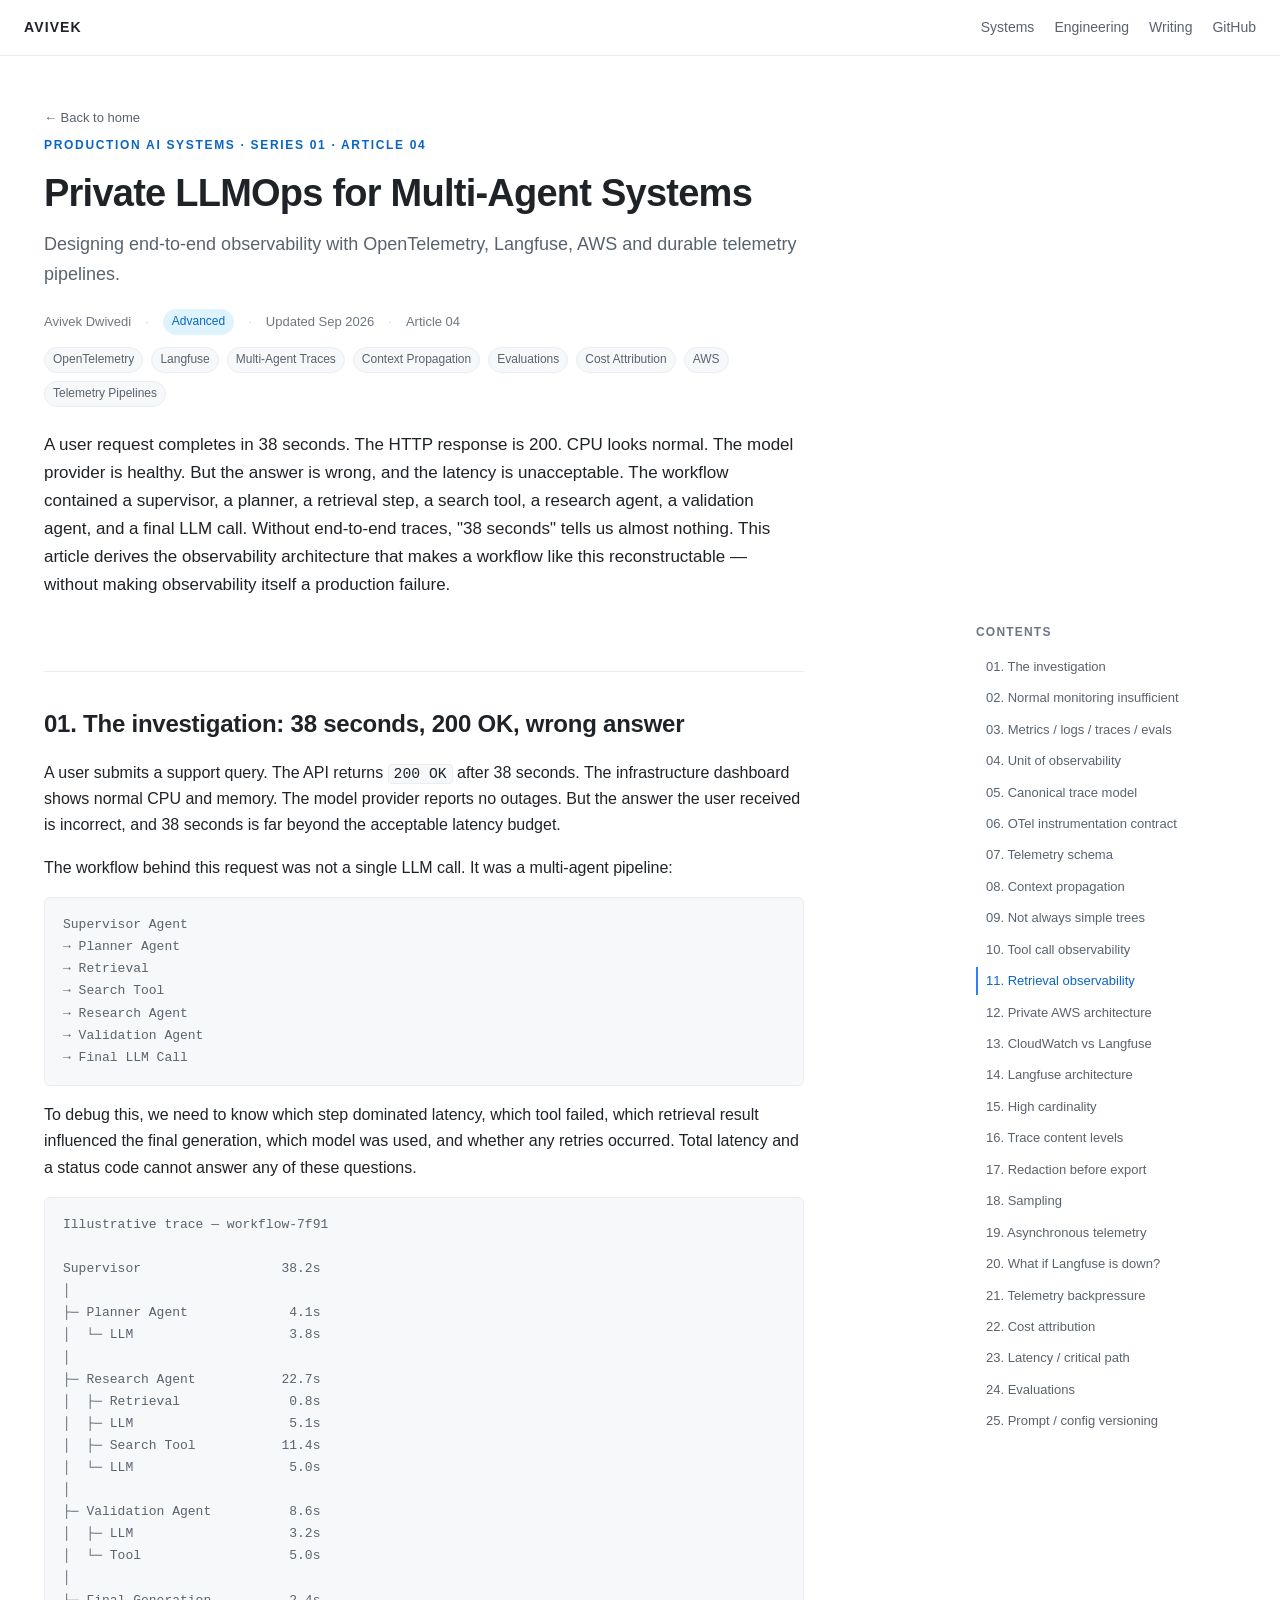
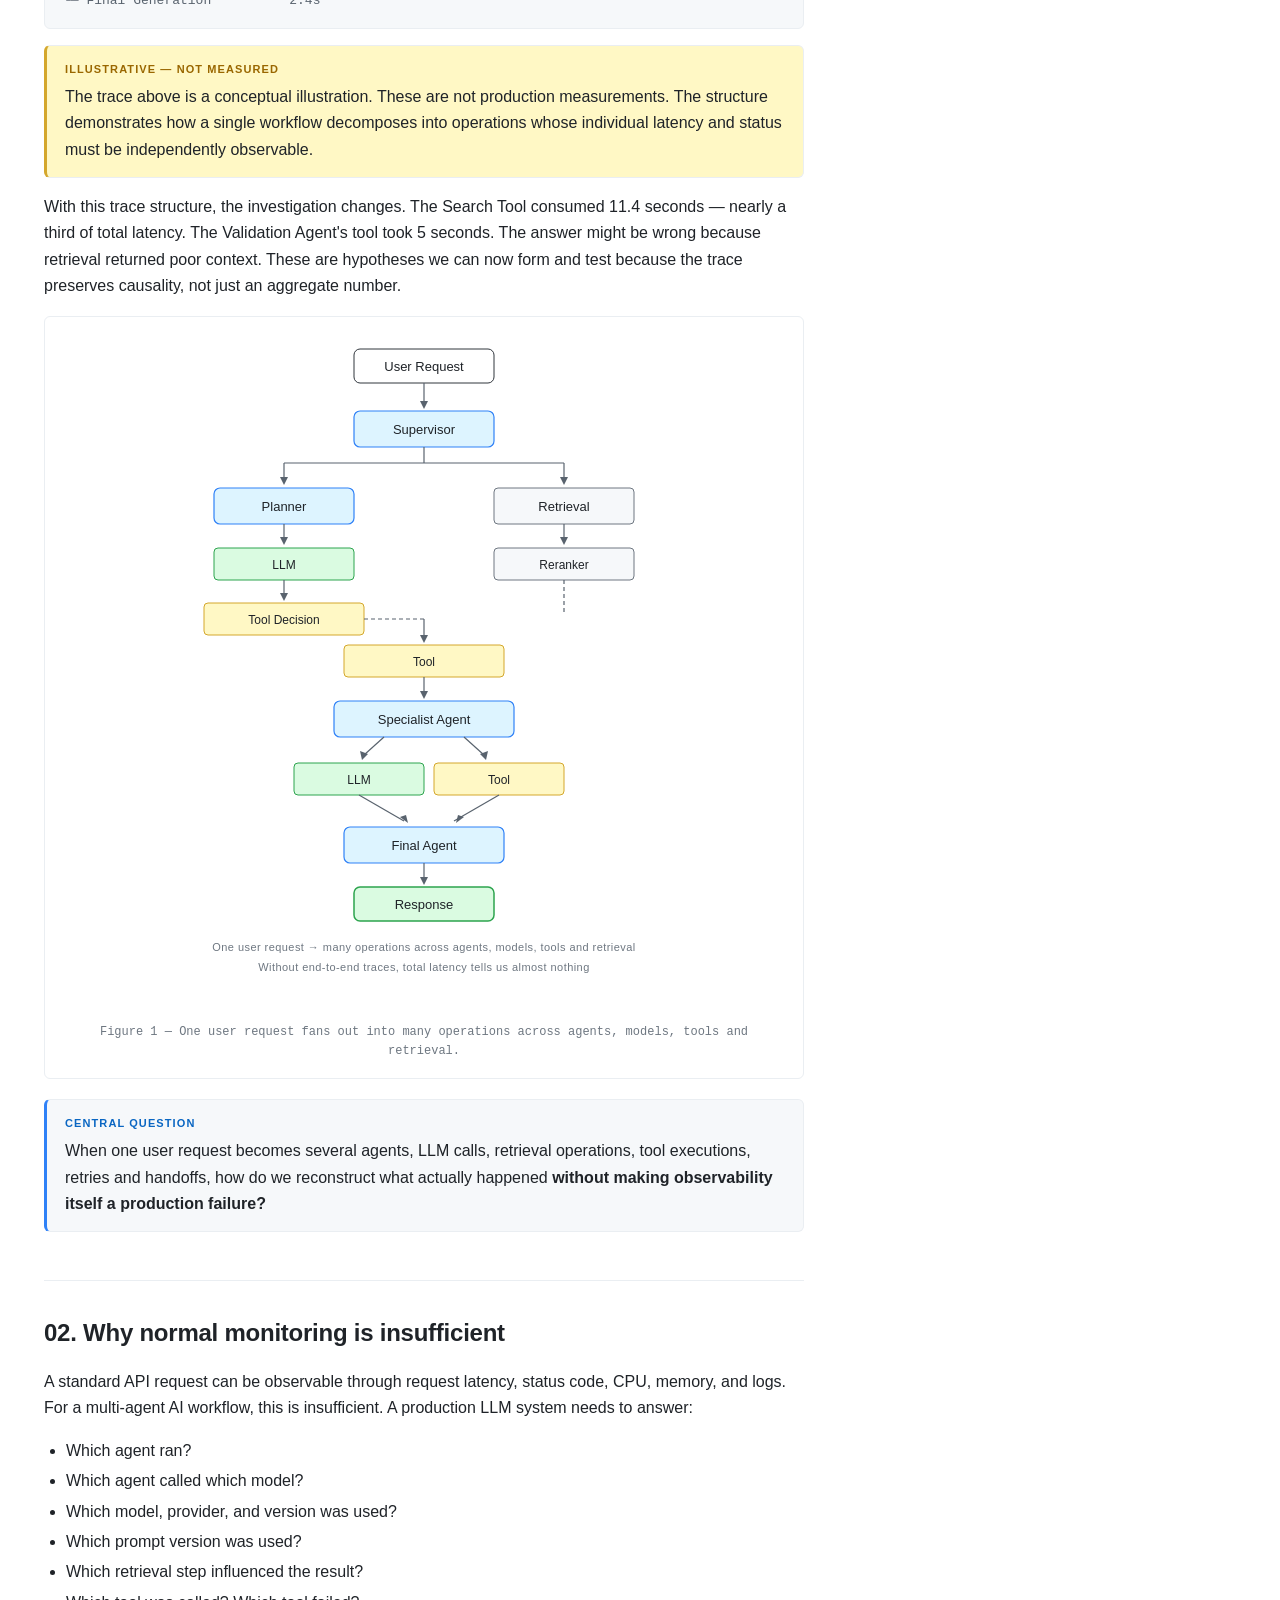
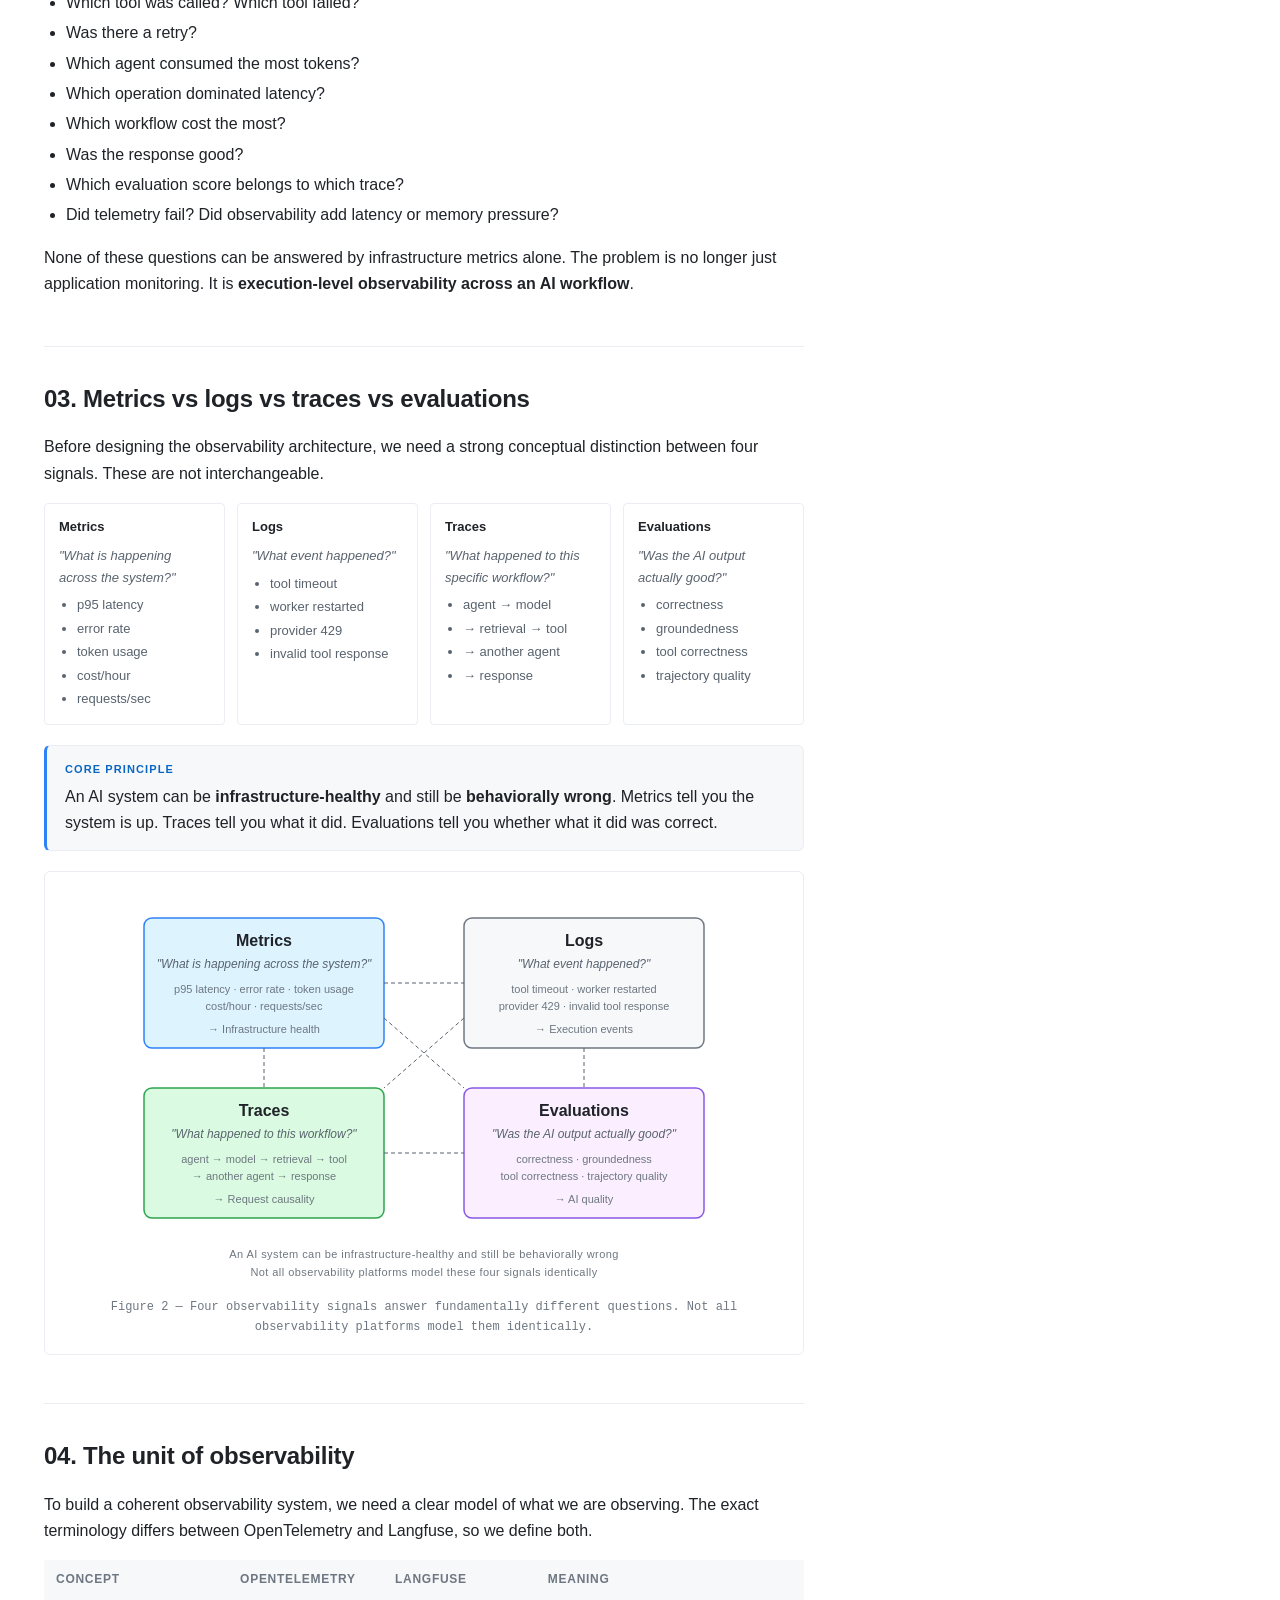
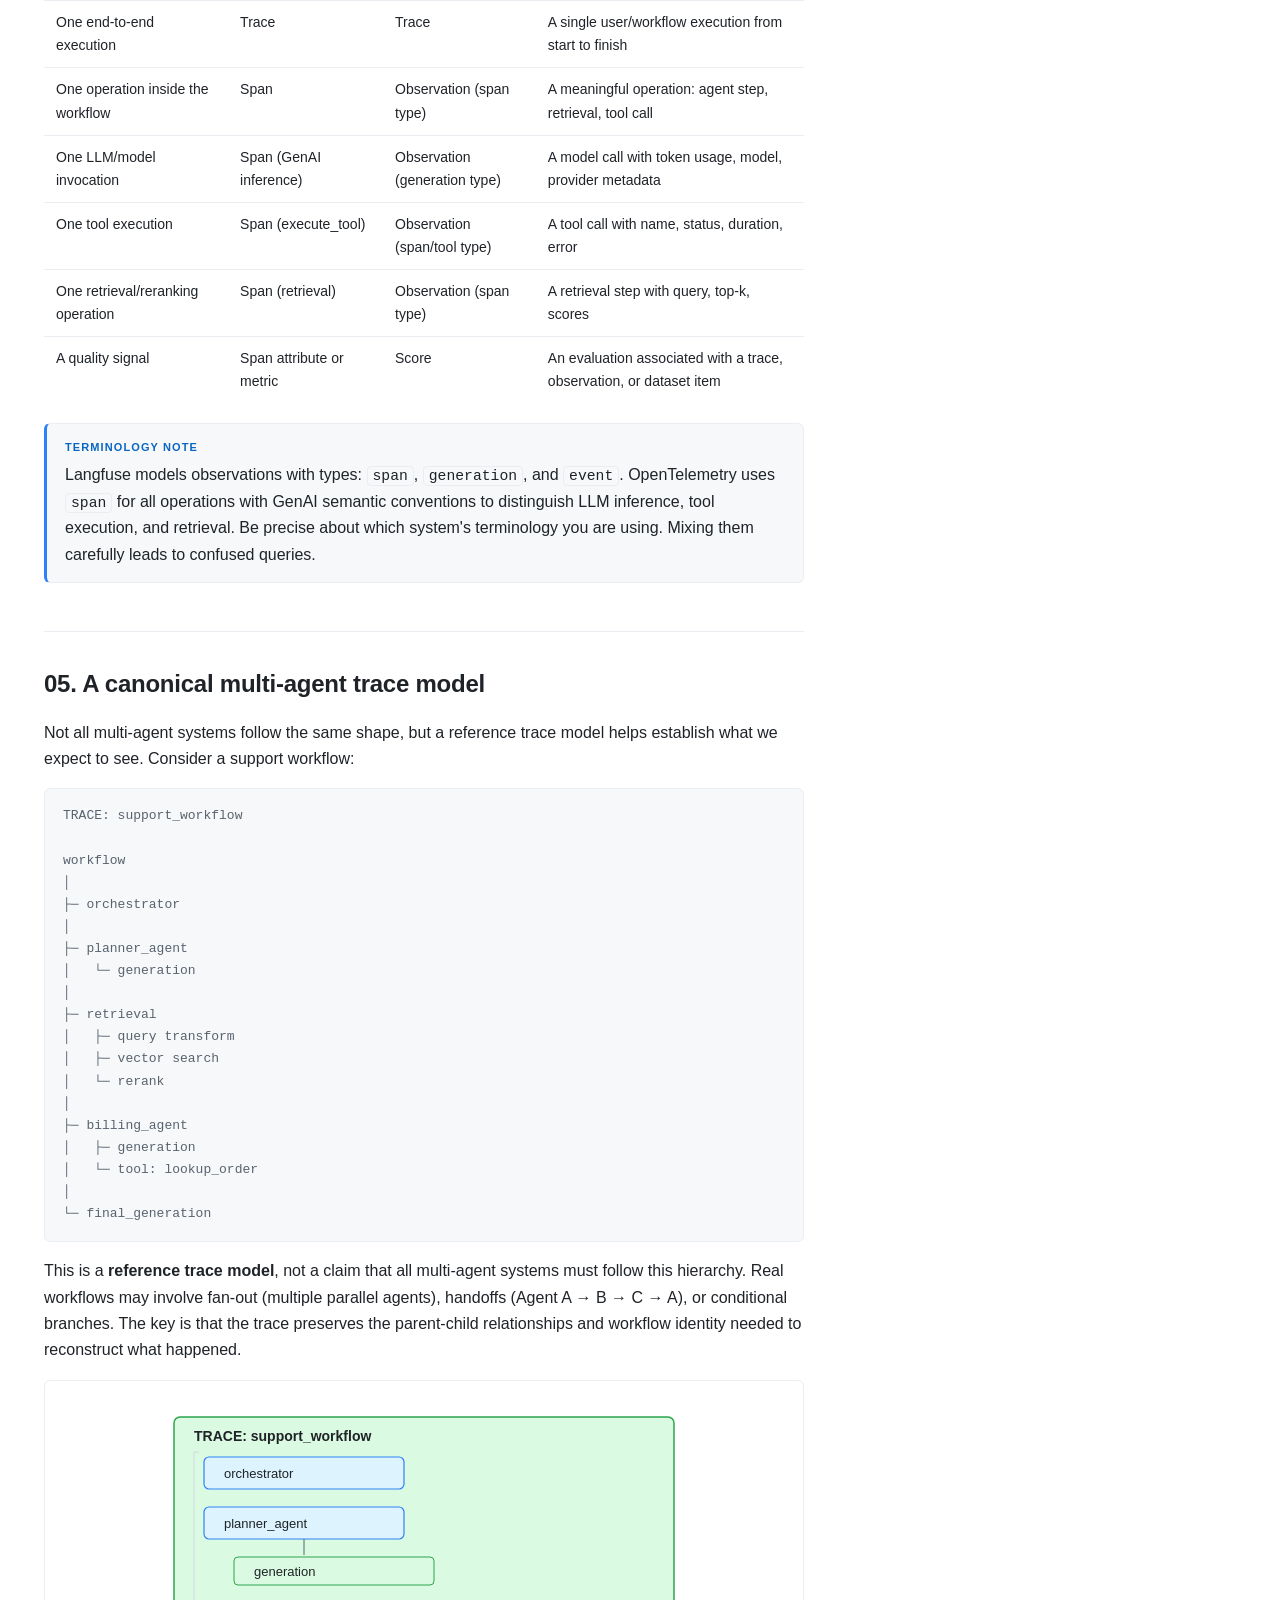
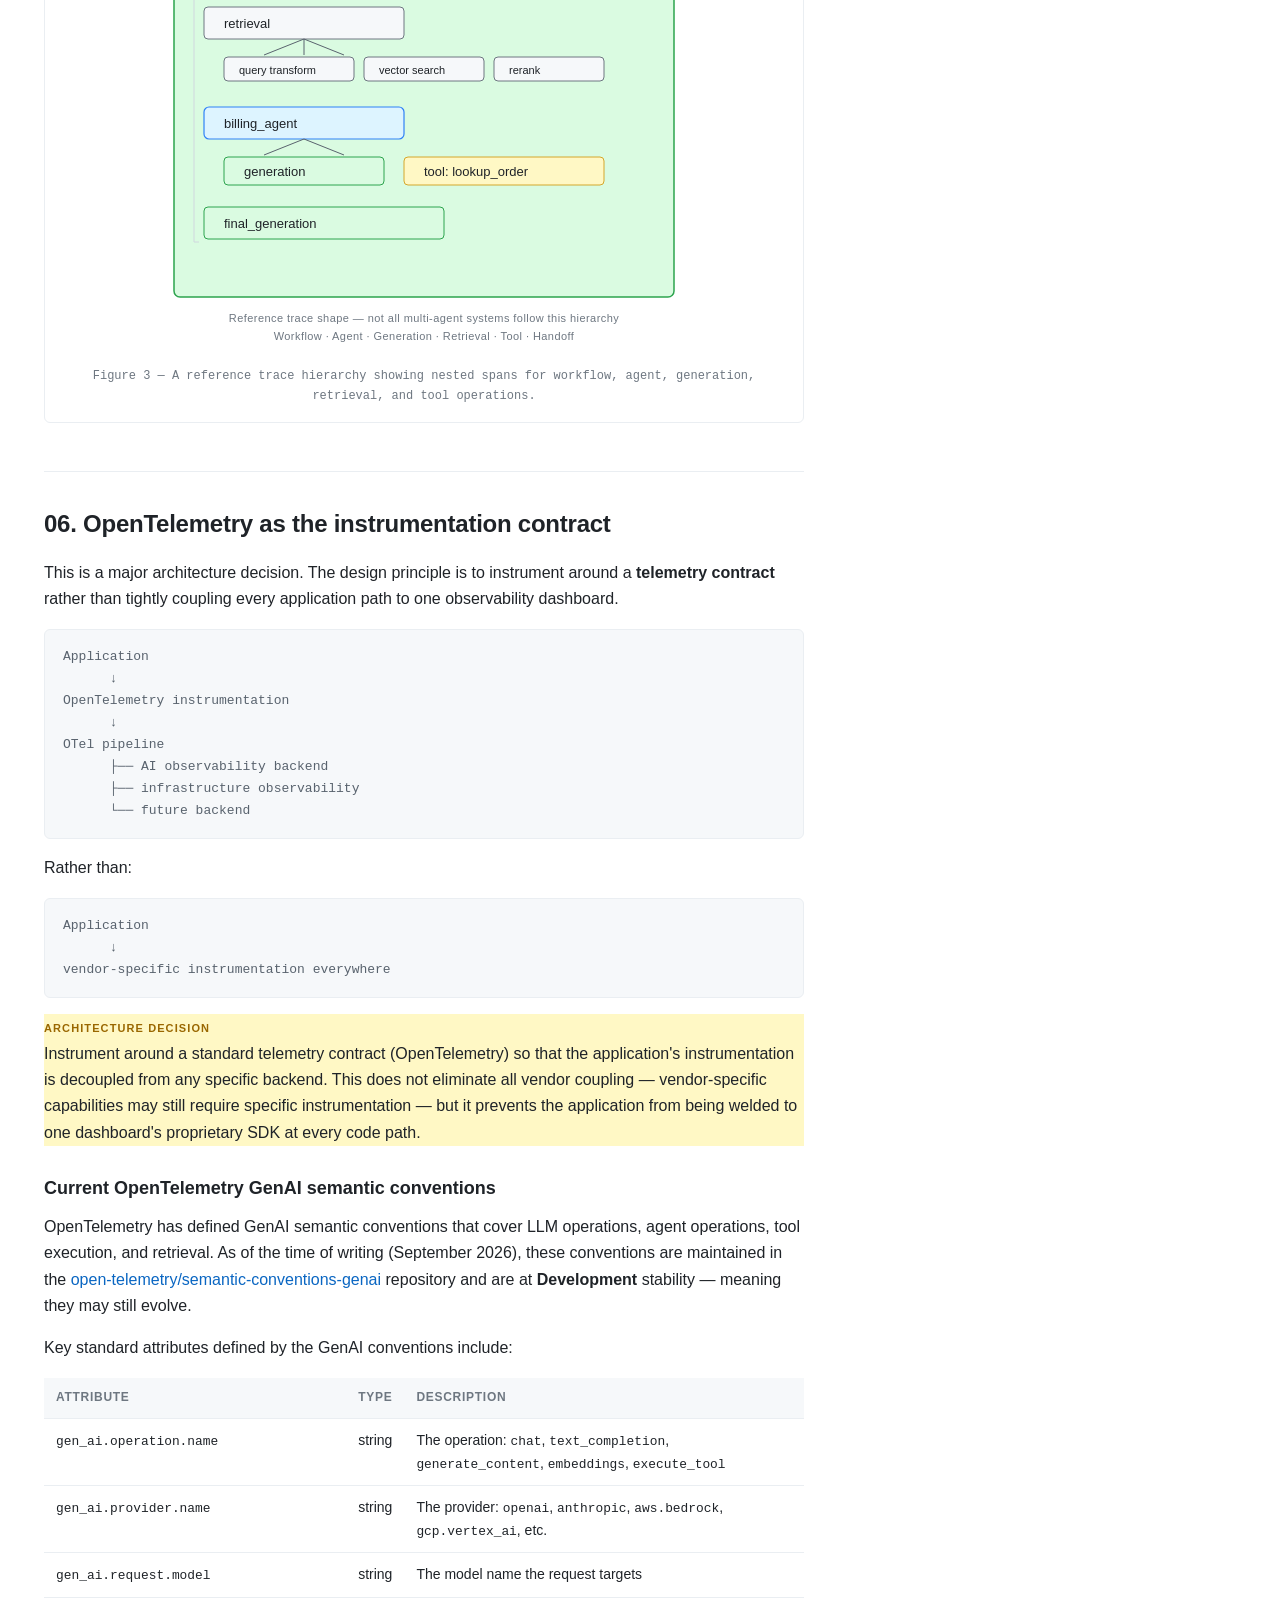
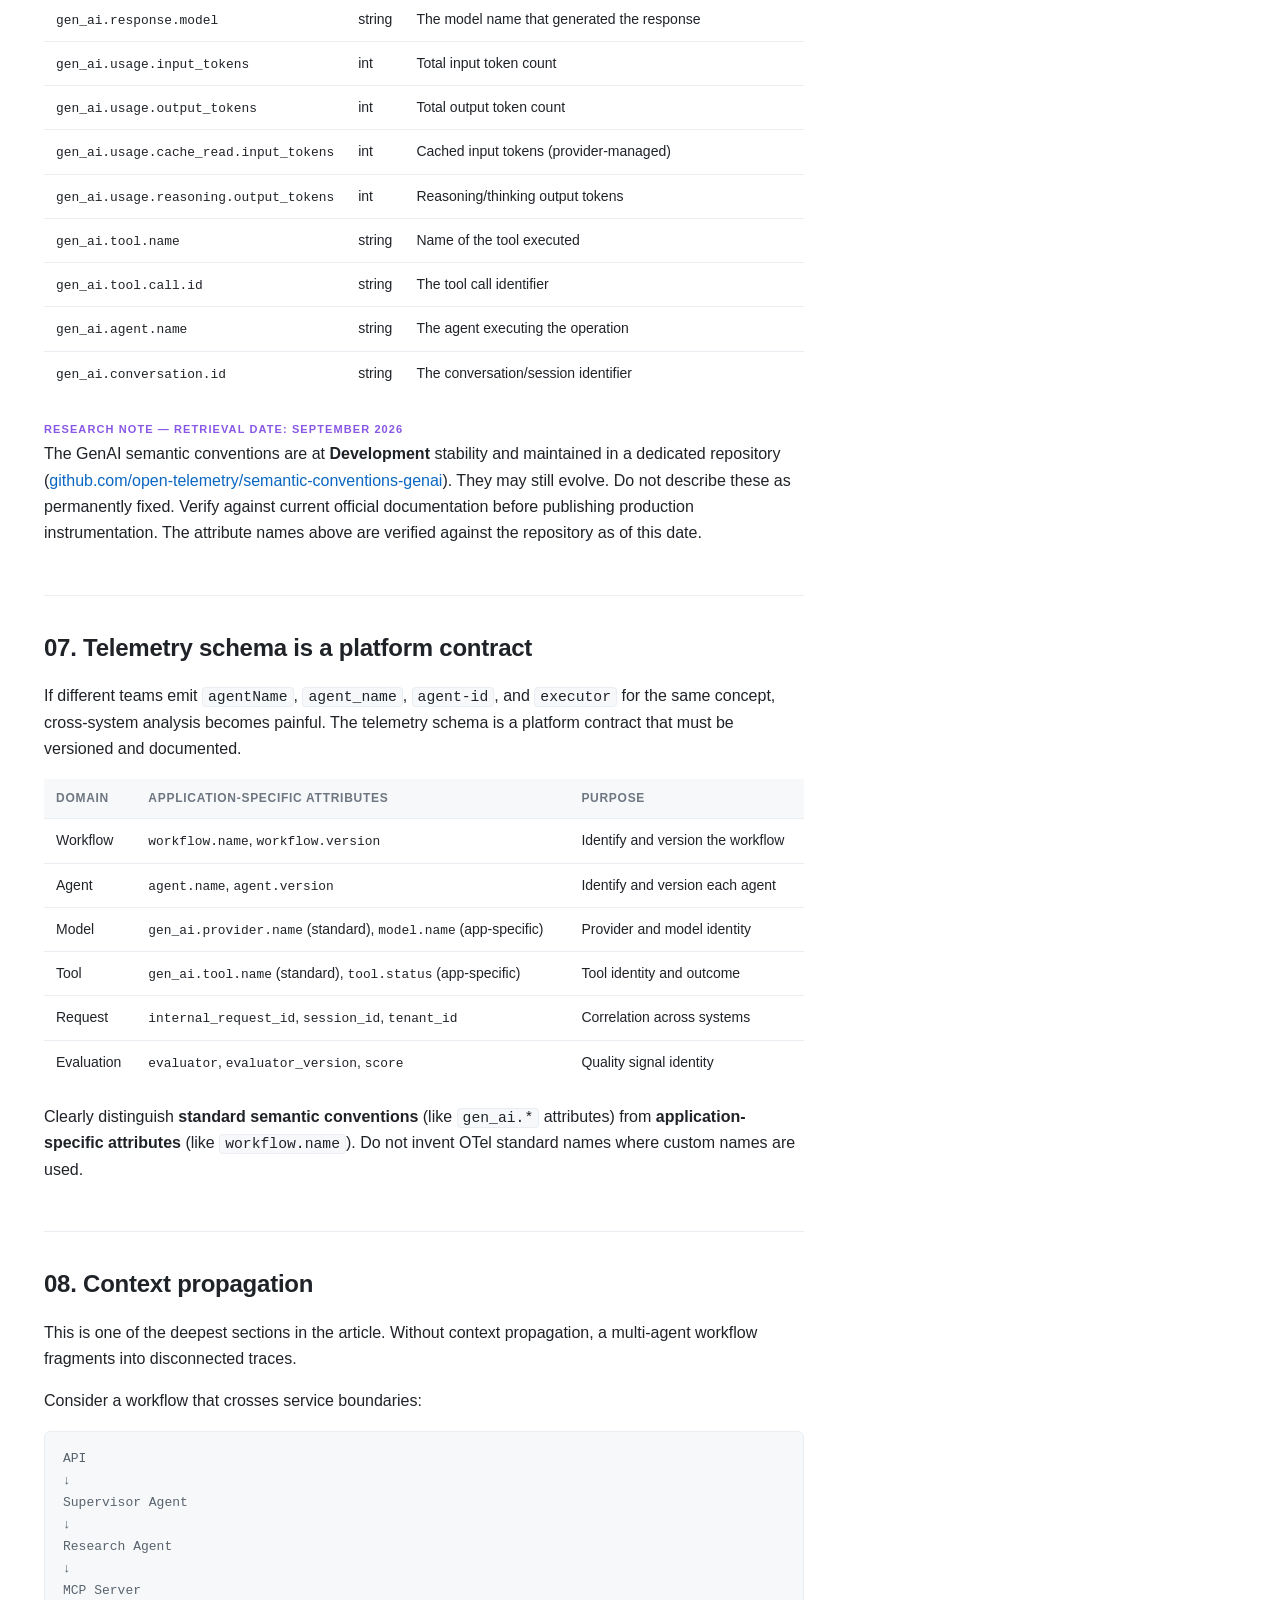
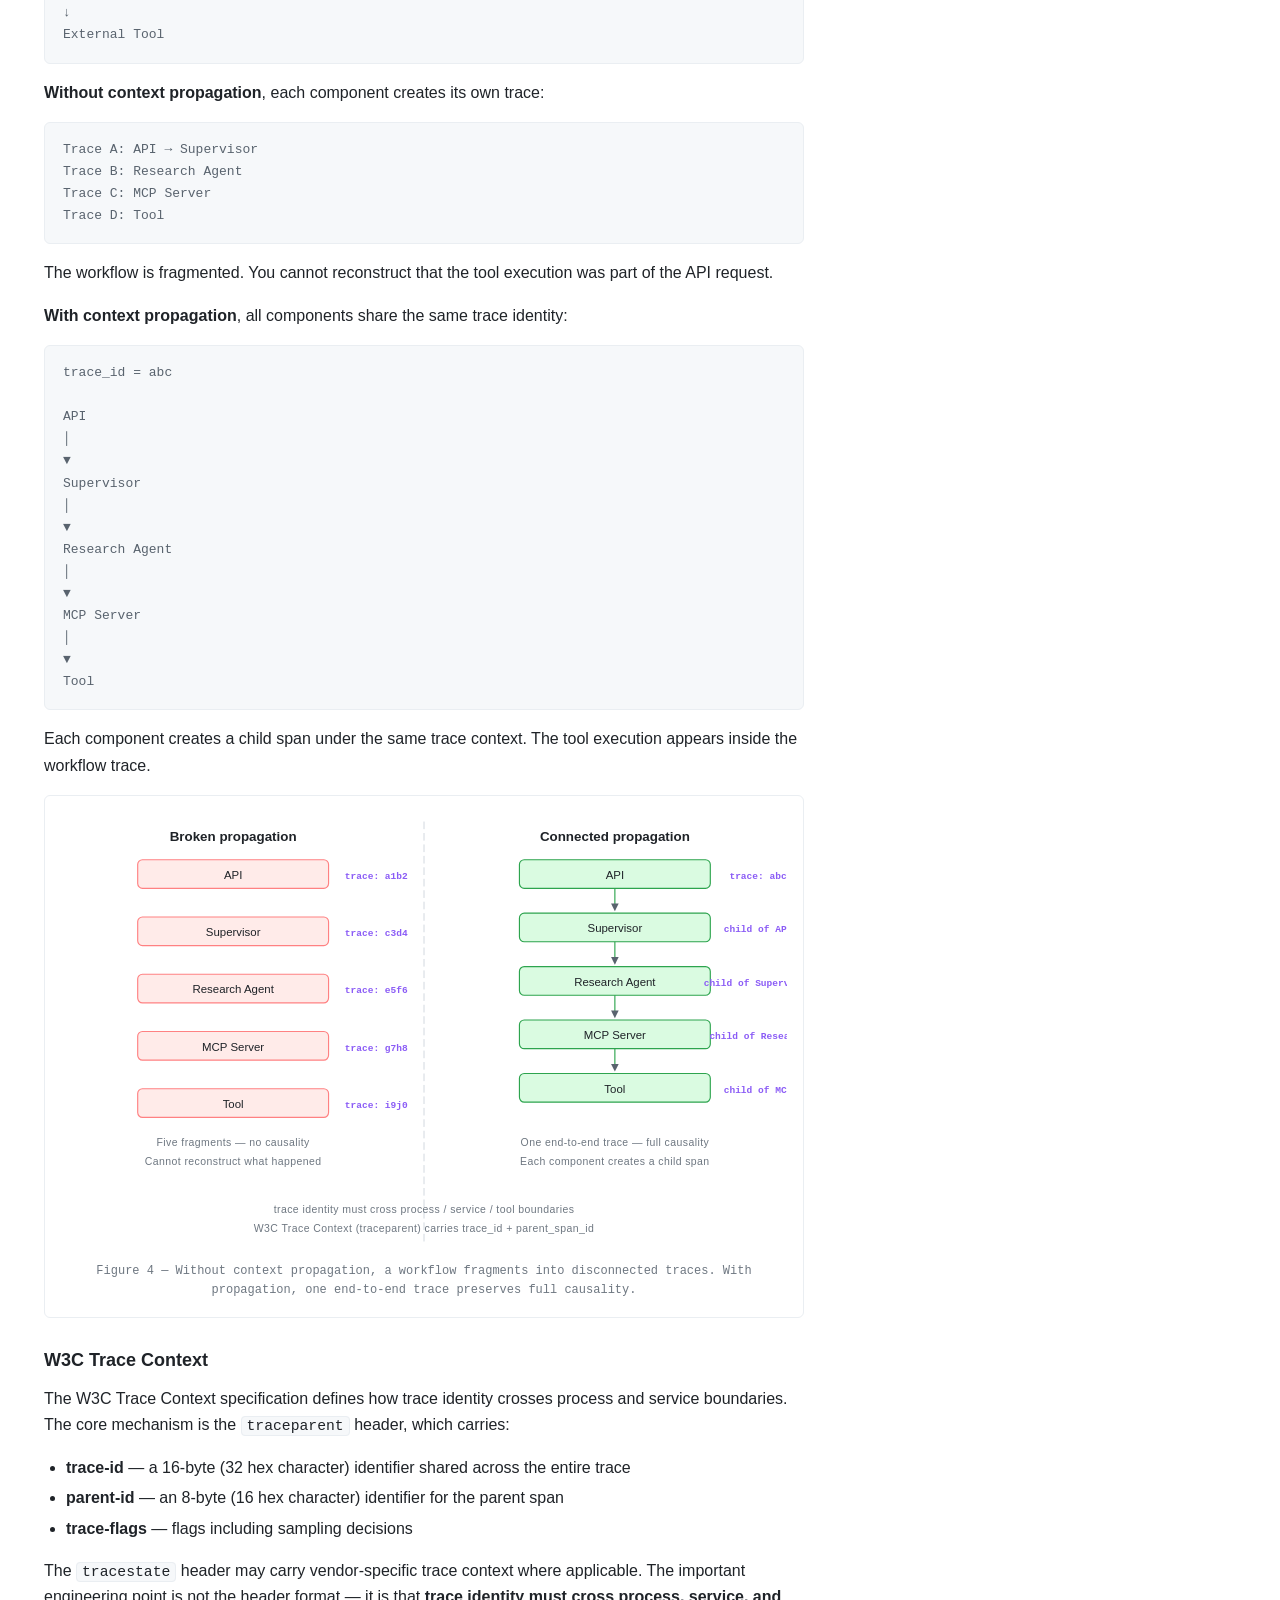
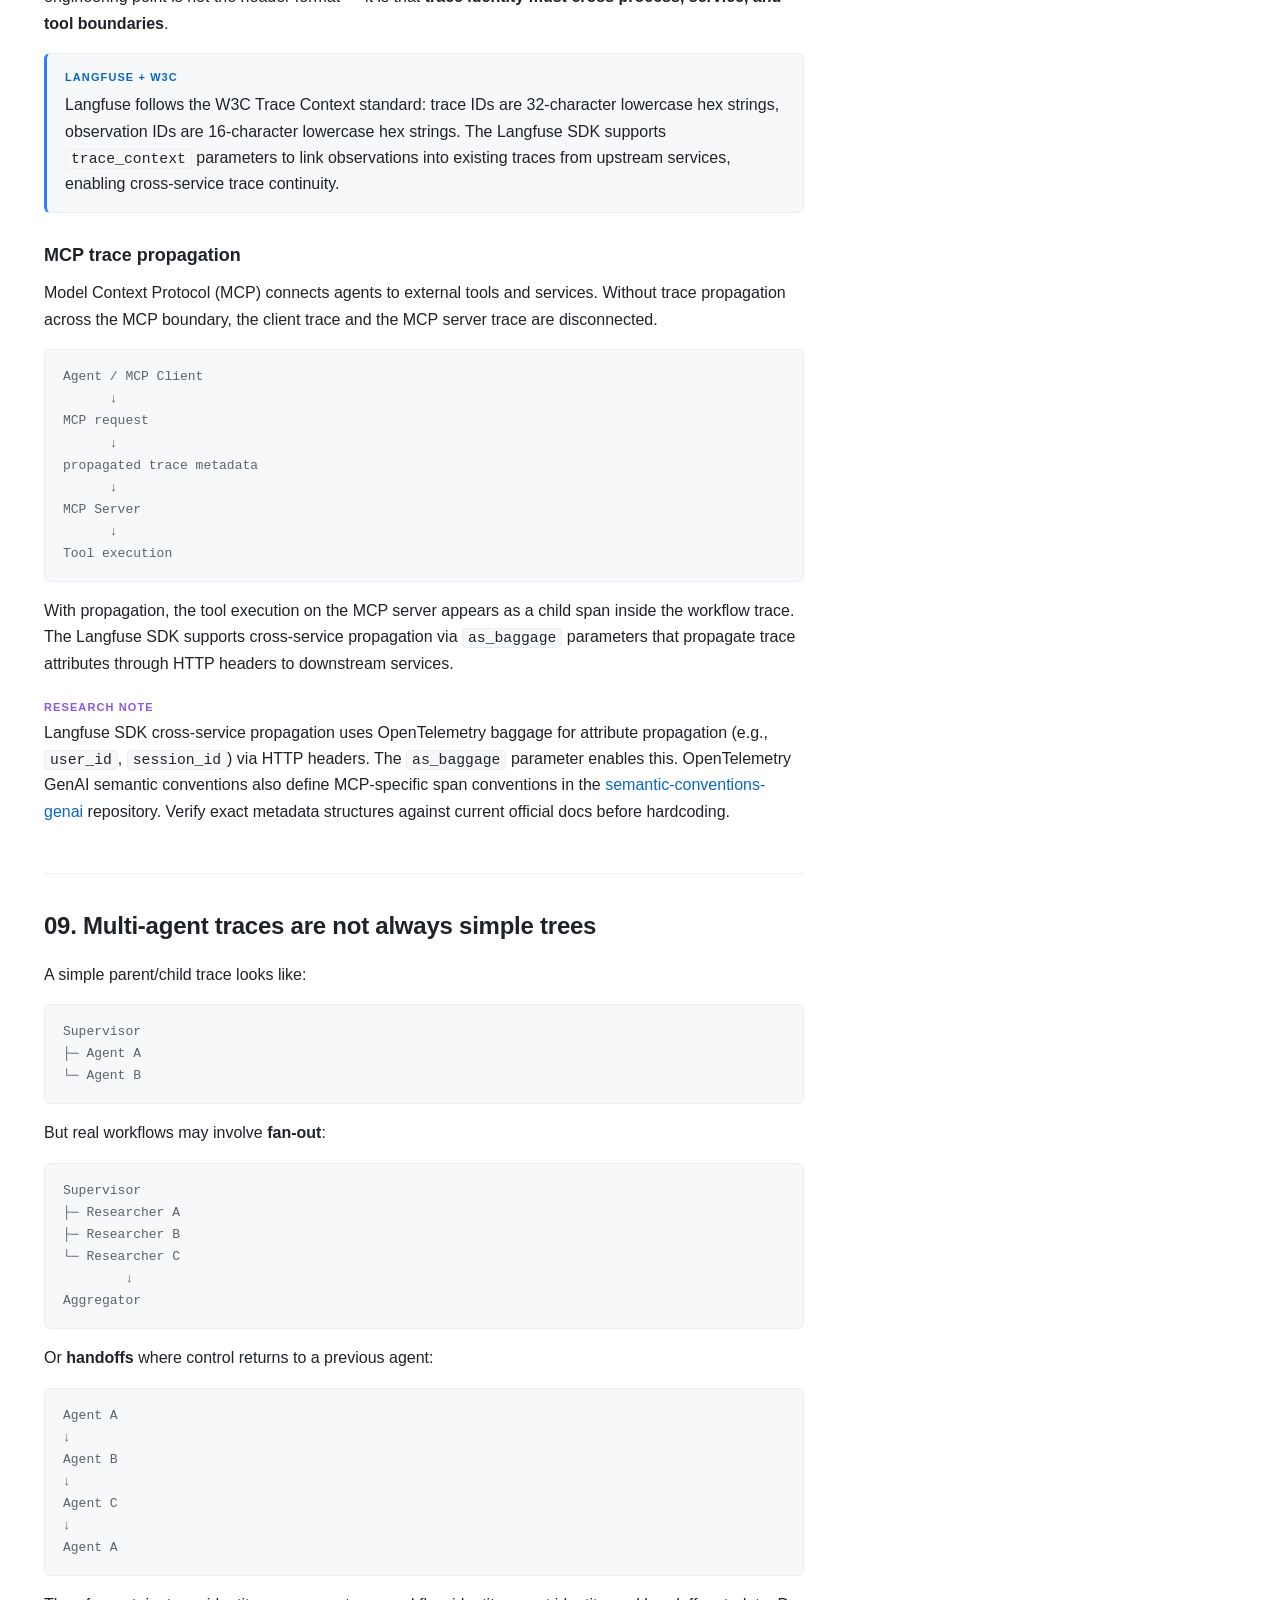
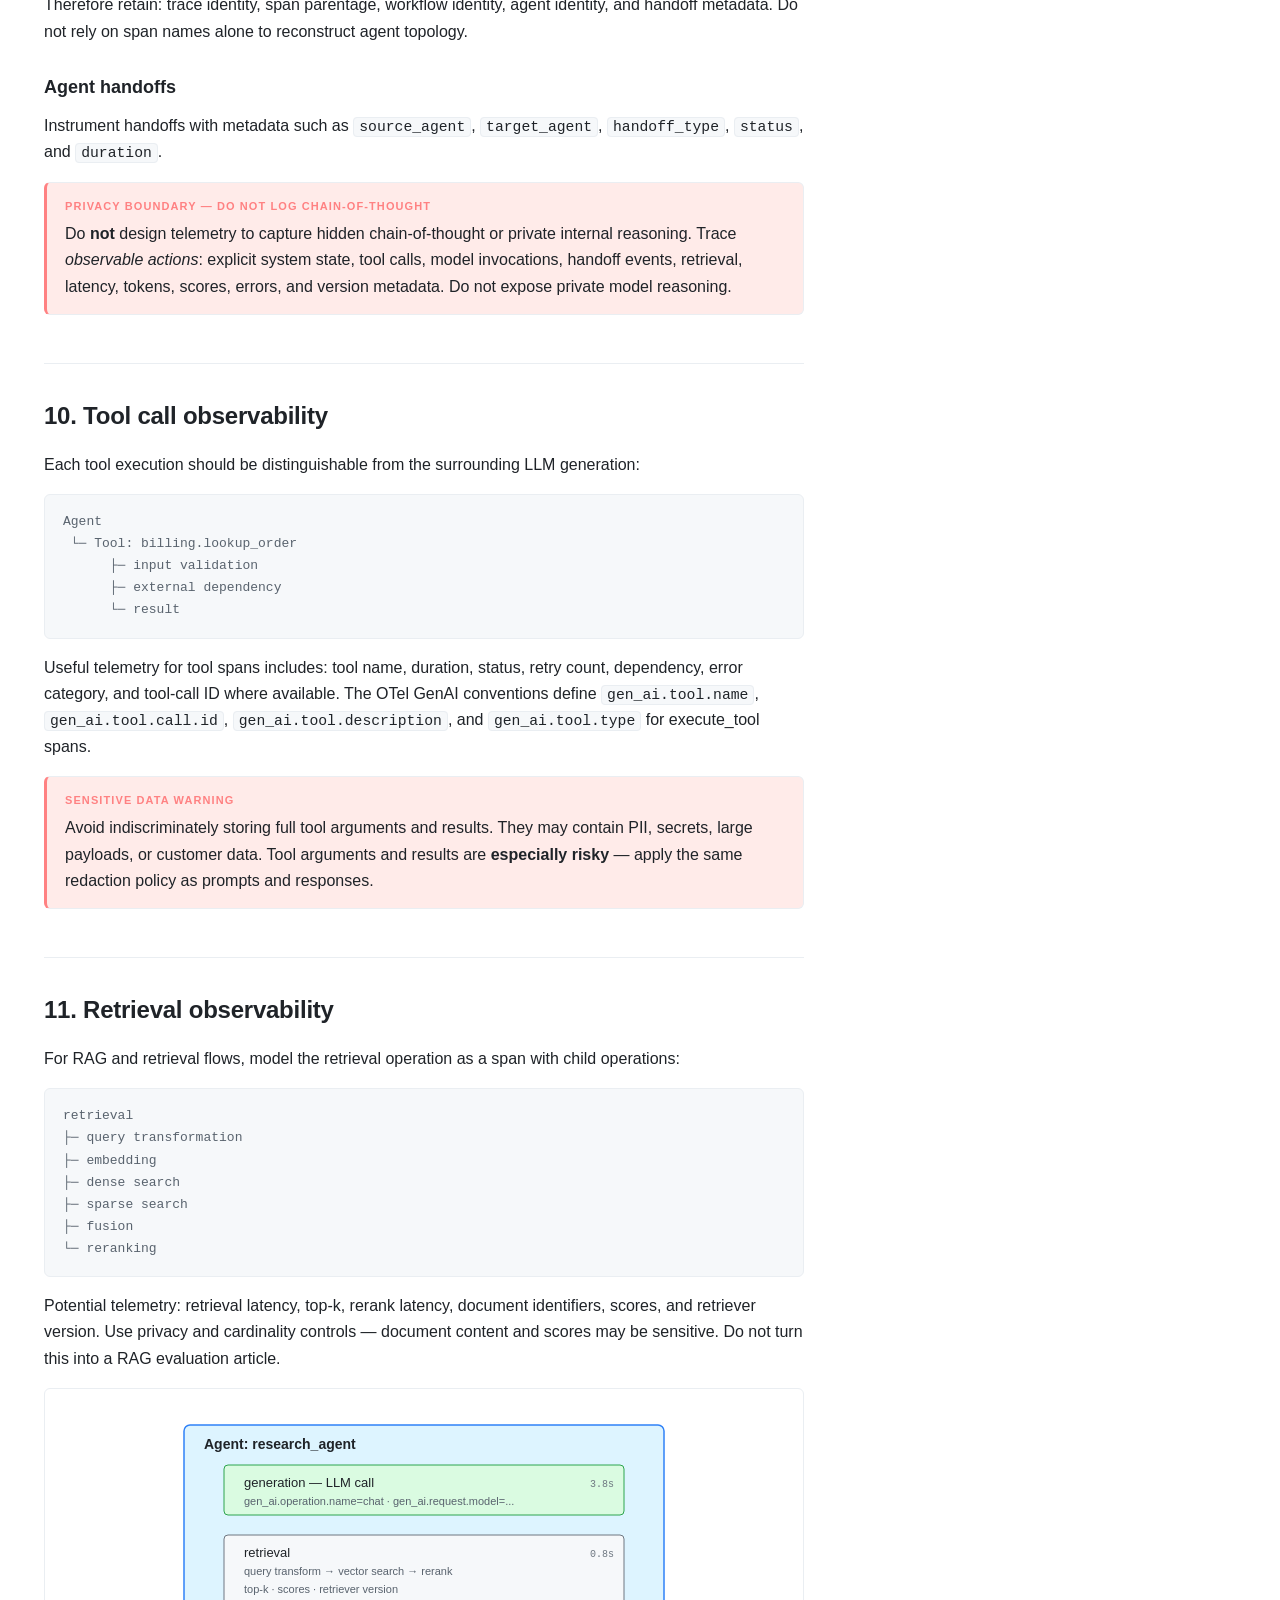
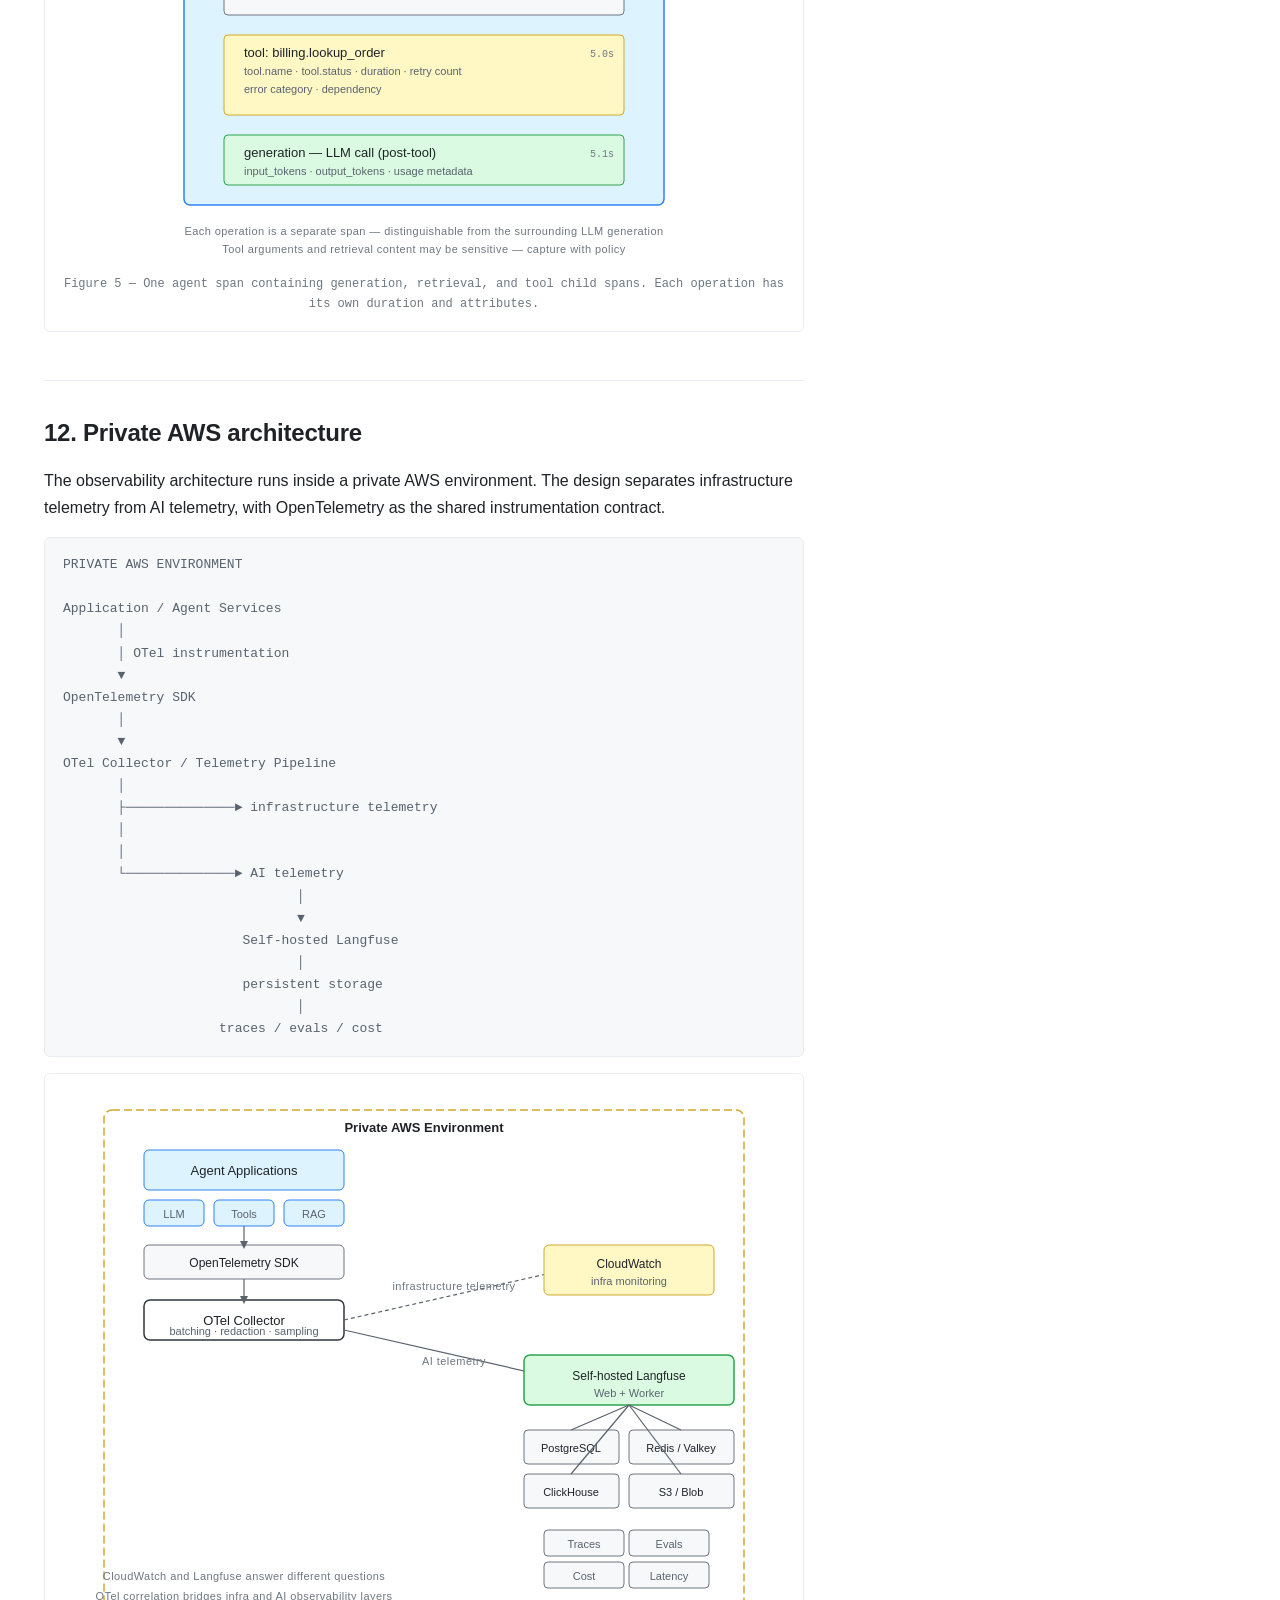
<file: articles/private-llmops-multi-agent.html>
<!DOCTYPE html>
<html lang="en">
<head>
  <meta charset="UTF-8">
  <meta name="viewport" content="width=device-width, initial-scale=1.0">
  <title>Private LLMOps for Multi-Agent Systems | Avivek Dwivedi</title>
  <meta name="description" content="Designing end-to-end observability with OpenTelemetry, Langfuse, AWS and durable telemetry pipelines for production LLM and multi-agent systems.">
  <link rel="canonical" href="https://avivek-dwivedi.github.io/articles/private-llmops-multi-agent.html">
  <meta property="og:type" content="article">
  <meta property="og:title" content="Private LLMOps for Multi-Agent Systems | Avivek Dwivedi">
  <meta property="og:description" content="Designing end-to-end observability with OpenTelemetry, Langfuse, AWS and durable telemetry pipelines.">
  <meta property="og:url" content="https://avivek-dwivedi.github.io/articles/private-llmops-multi-agent.html">
  <meta name="twitter:card" content="summary">
  <link rel="icon" type="image/svg+xml" href="/favicon.svg">
  <link rel="stylesheet" href="/styles.css">
  <script type="application/ld+json">
  {
    "@context": "https://schema.org",
    "@type": "Article",
    "headline": "Private LLMOps for Multi-Agent Systems",
    "description": "Designing end-to-end observability with OpenTelemetry, Langfuse, AWS and durable telemetry pipelines for production LLM and multi-agent systems.",
    "author": { "@type": "Person", "name": "Avivek Dwivedi", "url": "https://avivek-dwivedi.github.io/" },
    "publisher": { "@type": "Person", "name": "Avivek Dwivedi", "url": "https://avivek-dwivedi.github.io/" },
    "mainEntityOfPage": { "@type": "WebPage", "@id": "https://avivek-dwivedi.github.io/articles/private-llmops-multi-agent.html" },
    "articleSection": "AI Infrastructure / LLMOps",
    "keywords": ["LLMOps", "OpenTelemetry", "Langfuse", "multi-agent", "observability", "traces", "evaluations", "AWS", "context propagation", "telemetry", "cost attribution", "latency attribution"],
    "dateModified": "2026-09-21"
  }
  </script>
</head>
<body>
  <a class="skip-link" href="#article-main">Skip to content</a>

  <nav class="nav" aria-label="Primary">
    <span class="nav-brand"><a href="/">AVIVEK</a></span>
    <button class="nav-toggle" type="button" aria-expanded="false" aria-controls="nav-links">Menu</button>
    <ul class="nav-links" id="nav-links">
      <li><a href="/#systems">Systems</a></li>
      <li><a href="/#engineering">Engineering</a></li>
      <li><a href="/#writing">Writing</a></li>
      <li><a href="https://github.com/avivek-dwivedi" rel="noopener">GitHub</a></li>
    </ul>
  </nav>

  <main id="article-main">
    <div class="shell">
      <div class="article-hero">
        <a class="back-home" href="/">← Back to home</a>
        <p class="eyebrow">Production AI Systems · Series 01 · Article 04</p>
        <h1>Private LLMOps for Multi-Agent Systems</h1>
        <p class="subtitle">Designing end-to-end observability with OpenTelemetry, Langfuse, AWS and durable telemetry pipelines.</p>
        <div class="article-meta">
          <span>Avivek Dwivedi</span>
          <span class="dot">·</span>
          <span class="tag tag-accent">Advanced</span>
          <span class="dot">·</span>
          <span>Updated Sep 2026</span>
          <span class="dot">·</span>
          <span>Article 04</span>
        </div>
        <div class="meta" style="display:flex; gap:8px; flex-wrap:wrap; margin-top:12px;">
          <span class="tag">OpenTelemetry</span>
          <span class="tag">Langfuse</span>
          <span class="tag">Multi-Agent Traces</span>
          <span class="tag">Context Propagation</span>
          <span class="tag">Evaluations</span>
          <span class="tag">Cost Attribution</span>
          <span class="tag">AWS</span>
          <span class="tag">Telemetry Pipelines</span>
        </div>
        <p class="opening">A user request completes in 38 seconds. The HTTP response is 200. CPU looks normal. The model provider is healthy. But the answer is wrong, and the latency is unacceptable. The workflow contained a supervisor, a planner, a retrieval step, a search tool, a research agent, a validation agent, and a final LLM call. Without end-to-end traces, "38 seconds" tells us almost nothing. This article derives the observability architecture that makes a workflow like this reconstructable — without making observability itself a production failure.</p>
      </div>
    </div>

    <div class="article-shell">
      <article class="article-body">

        <h2 id="s1">01. The investigation: 38 seconds, 200 OK, wrong answer</h2>
        <p>A user submits a support query. The API returns <code>200 OK</code> after 38 seconds. The infrastructure dashboard shows normal CPU and memory. The model provider reports no outages. But the answer the user received is incorrect, and 38 seconds is far beyond the acceptable latency budget.</p>
        <p>The workflow behind this request was not a single LLM call. It was a multi-agent pipeline:</p>
        <div class="flow">Supervisor Agent
→ Planner Agent
→ Retrieval
→ Search Tool
→ Research Agent
→ Validation Agent
→ Final LLM Call</div>
        <p>To debug this, we need to know which step dominated latency, which tool failed, which retrieval result influenced the final generation, which model was used, and whether any retries occurred. Total latency and a status code cannot answer any of these questions.</p>

        <div class="flow">Illustrative trace — workflow-7f91

Supervisor                  38.2s
│
├─ Planner Agent             4.1s
│  └─ LLM                    3.8s
│
├─ Research Agent           22.7s
│  ├─ Retrieval              0.8s
│  ├─ LLM                    5.1s
│  ├─ Search Tool           11.4s
│  └─ LLM                    5.0s
│
├─ Validation Agent          8.6s
│  ├─ LLM                    3.2s
│  └─ Tool                   5.0s
│
└─ Final Generation          2.4s</div>
        <p class="article-callout" style="border-left-color: var(--warn-border); background: var(--warn-bg);">
          <span class="callout-label" style="color: #9a6700;">Illustrative — not measured</span>
          The trace above is a conceptual illustration. These are not production measurements. The structure demonstrates how a single workflow decomposes into operations whose individual latency and status must be independently observable.
        </p>
        <p>With this trace structure, the investigation changes. The Search Tool consumed 11.4 seconds — nearly a third of total latency. The Validation Agent's tool took 5 seconds. The answer might be wrong because retrieval returned poor context. These are hypotheses we can now form and test because the trace preserves causality, not just an aggregate number.</p>

        <figure class="figure">
          <object type="image/svg+xml" data="/assets/diagrams/private-llmops/multi-agent-execution.svg" role="img" aria-label="Multi-agent execution from one user request" style="width:100%; max-width:520px; margin:0 auto; display:block;"></object>
          <figcaption class="figure-caption">Figure 1 — One user request fans out into many operations across agents, models, tools and retrieval.</figcaption>
        </figure>

        <div class="engineering-note">
          <span class="callout-label">Central Question</span>
          <p>When one user request becomes several agents, LLM calls, retrieval operations, tool executions, retries and handoffs, how do we reconstruct what actually happened <strong>without making observability itself a production failure?</strong></p>
        </div>

        <h2 id="s2">02. Why normal monitoring is insufficient</h2>
        <p>A standard API request can be observable through request latency, status code, CPU, memory, and logs. For a multi-agent AI workflow, this is insufficient. A production LLM system needs to answer:</p>
        <ul>
          <li>Which agent ran?</li>
          <li>Which agent called which model?</li>
          <li>Which model, provider, and version was used?</li>
          <li>Which prompt version was used?</li>
          <li>Which retrieval step influenced the result?</li>
          <li>Which tool was called? Which tool failed?</li>
          <li>Was there a retry?</li>
          <li>Which agent consumed the most tokens?</li>
          <li>Which operation dominated latency?</li>
          <li>Which workflow cost the most?</li>
          <li>Was the response good?</li>
          <li>Which evaluation score belongs to which trace?</li>
          <li>Did telemetry fail? Did observability add latency or memory pressure?</li>
        </ul>
        <p>None of these questions can be answered by infrastructure metrics alone. The problem is no longer just application monitoring. It is <strong>execution-level observability across an AI workflow</strong>.</p>

        <h2 id="s3">03. Metrics vs logs vs traces vs evaluations</h2>
        <p>Before designing the observability architecture, we need a strong conceptual distinction between four signals. These are not interchangeable.</p>

        <div class="metric-grid">
          <div class="metric-card">
            <h4>Metrics</h4>
            <p style="font-size:13px; color:var(--text-soft); margin:0 0 6px;"><em>"What is happening across the system?"</em></p>
            <ul>
              <li>p95 latency</li>
              <li>error rate</li>
              <li>token usage</li>
              <li>cost/hour</li>
              <li>requests/sec</li>
            </ul>
          </div>
          <div class="metric-card">
            <h4>Logs</h4>
            <p style="font-size:13px; color:var(--text-soft); margin:0 0 6px;"><em>"What event happened?"</em></p>
            <ul>
              <li>tool timeout</li>
              <li>worker restarted</li>
              <li>provider 429</li>
              <li>invalid tool response</li>
            </ul>
          </div>
          <div class="metric-card">
            <h4>Traces</h4>
            <p style="font-size:13px; color:var(--text-soft); margin:0 0 6px;"><em>"What happened to this specific workflow?"</em></p>
            <ul>
              <li>agent → model</li>
              <li>→ retrieval → tool</li>
              <li>→ another agent</li>
              <li>→ response</li>
            </ul>
          </div>
          <div class="metric-card">
            <h4>Evaluations</h4>
            <p style="font-size:13px; color:var(--text-soft); margin:0 0 6px;"><em>"Was the AI output actually good?"</em></p>
            <ul>
              <li>correctness</li>
              <li>groundedness</li>
              <li>tool correctness</li>
              <li>trajectory quality</li>
            </ul>
          </div>
        </div>

        <div class="article-callout">
          <span class="callout-label">Core Principle</span>
          <p>An AI system can be <strong>infrastructure-healthy</strong> and still be <strong>behaviorally wrong</strong>. Metrics tell you the system is up. Traces tell you what it did. Evaluations tell you whether what it did was correct.</p>
        </div>

        <figure class="figure">
          <object type="image/svg+xml" data="/assets/diagrams/private-llmops/observability-signals.svg" role="img" aria-label="Four observability signals" style="width:100%; max-width:640px; margin:0 auto; display:block;"></object>
          <figcaption class="figure-caption">Figure 2 — Four observability signals answer fundamentally different questions. Not all observability platforms model them identically.</figcaption>
        </figure>

        <h2 id="s4">04. The unit of observability</h2>
        <p>To build a coherent observability system, we need a clear model of what we are observing. The exact terminology differs between OpenTelemetry and Langfuse, so we define both.</p>
        <table class="article-table">
          <thead><tr><th>Concept</th><th>OpenTelemetry</th><th>Langfuse</th><th>Meaning</th></tr></thead>
          <tbody>
            <tr><td>One end-to-end execution</td><td>Trace</td><td>Trace</td><td>A single user/workflow execution from start to finish</td></tr>
            <tr><td>One operation inside the workflow</td><td>Span</td><td>Observation (span type)</td><td>A meaningful operation: agent step, retrieval, tool call</td></tr>
            <tr><td>One LLM/model invocation</td><td>Span (GenAI inference)</td><td>Observation (generation type)</td><td>A model call with token usage, model, provider metadata</td></tr>
            <tr><td>One tool execution</td><td>Span (execute_tool)</td><td>Observation (span/tool type)</td><td>A tool call with name, status, duration, error</td></tr>
            <tr><td>One retrieval/reranking operation</td><td>Span (retrieval)</td><td>Observation (span type)</td><td>A retrieval step with query, top-k, scores</td></tr>
            <tr><td>A quality signal</td><td>Span attribute or metric</td><td>Score</td><td>An evaluation associated with a trace, observation, or dataset item</td></tr>
          </tbody>
        </table>

        <div class="article-callout">
          <span class="callout-label">Terminology Note</span>
          <p>Langfuse models observations with types: <code>span</code>, <code>generation</code>, and <code>event</code>. OpenTelemetry uses <code>span</code> for all operations with GenAI semantic conventions to distinguish LLM inference, tool execution, and retrieval. Be precise about which system's terminology you are using. Mixing them carefully leads to confused queries.</p>
        </div>

        <h2 id="s5">05. A canonical multi-agent trace model</h2>
        <p>Not all multi-agent systems follow the same shape, but a reference trace model helps establish what we expect to see. Consider a support workflow:</p>
        <div class="flow">TRACE: support_workflow

workflow
│
├─ orchestrator
│
├─ planner_agent
│   └─ generation
│
├─ retrieval
│   ├─ query transform
│   ├─ vector search
│   └─ rerank
│
├─ billing_agent
│   ├─ generation
│   └─ tool: lookup_order
│
└─ final_generation</div>
        <p>This is a <strong>reference trace model</strong>, not a claim that all multi-agent systems must follow this hierarchy. Real workflows may involve fan-out (multiple parallel agents), handoffs (Agent A → B → C → A), or conditional branches. The key is that the trace preserves the parent-child relationships and workflow identity needed to reconstruct what happened.</p>

        <figure class="figure">
          <object type="image/svg+xml" data="/assets/diagrams/private-llmops/canonical-trace.svg" role="img" aria-label="Canonical multi-agent trace model" style="width:100%; max-width:560px; margin:0 auto; display:block;"></object>
          <figcaption class="figure-caption">Figure 3 — A reference trace hierarchy showing nested spans for workflow, agent, generation, retrieval, and tool operations.</figcaption>
        </figure>

        <h2 id="s6">06. OpenTelemetry as the instrumentation contract</h2>
        <p>This is a major architecture decision. The design principle is to instrument around a <strong>telemetry contract</strong> rather than tightly coupling every application path to one observability dashboard.</p>
        <div class="flow">Application
      ↓
OpenTelemetry instrumentation
      ↓
OTel pipeline
      ├── AI observability backend
      ├── infrastructure observability
      └── future backend</div>
        <p>Rather than:</p>
        <div class="flow">Application
      ↓
vendor-specific instrumentation everywhere</div>

        <div class="architecture-decision">
          <span class="callout-label">Architecture Decision</span>
          <p>Instrument around a standard telemetry contract (OpenTelemetry) so that the application's instrumentation is decoupled from any specific backend. This does not eliminate all vendor coupling — vendor-specific capabilities may still require specific instrumentation — but it prevents the application from being welded to one dashboard's proprietary SDK at every code path.</p>
        </div>

        <h3 id="s6a">Current OpenTelemetry GenAI semantic conventions</h3>
        <p>OpenTelemetry has defined GenAI semantic conventions that cover LLM operations, agent operations, tool execution, and retrieval. As of the time of writing (September 2026), these conventions are maintained in the <a href="https://github.com/open-telemetry/semantic-conventions-genai" rel="noopener">open-telemetry/semantic-conventions-genai</a> repository and are at <strong>Development</strong> stability — meaning they may still evolve.</p>
        <p>Key standard attributes defined by the GenAI conventions include:</p>
        <table class="article-table">
          <thead><tr><th>Attribute</th><th>Type</th><th>Description</th></tr></thead>
          <tbody>
            <tr><td><code>gen_ai.operation.name</code></td><td>string</td><td>The operation: <code>chat</code>, <code>text_completion</code>, <code>generate_content</code>, <code>embeddings</code>, <code>execute_tool</code></td></tr>
            <tr><td><code>gen_ai.provider.name</code></td><td>string</td><td>The provider: <code>openai</code>, <code>anthropic</code>, <code>aws.bedrock</code>, <code>gcp.vertex_ai</code>, etc.</td></tr>
            <tr><td><code>gen_ai.request.model</code></td><td>string</td><td>The model name the request targets</td></tr>
            <tr><td><code>gen_ai.response.model</code></td><td>string</td><td>The model name that generated the response</td></tr>
            <tr><td><code>gen_ai.usage.input_tokens</code></td><td>int</td><td>Total input token count</td></tr>
            <tr><td><code>gen_ai.usage.output_tokens</code></td><td>int</td><td>Total output token count</td></tr>
            <tr><td><code>gen_ai.usage.cache_read.input_tokens</code></td><td>int</td><td>Cached input tokens (provider-managed)</td></tr>
            <tr><td><code>gen_ai.usage.reasoning.output_tokens</code></td><td>int</td><td>Reasoning/thinking output tokens</td></tr>
            <tr><td><code>gen_ai.tool.name</code></td><td>string</td><td>Name of the tool executed</td></tr>
            <tr><td><code>gen_ai.tool.call.id</code></td><td>string</td><td>The tool call identifier</td></tr>
            <tr><td><code>gen_ai.agent.name</code></td><td>string</td><td>The agent executing the operation</td></tr>
            <tr><td><code>gen_ai.conversation.id</code></td><td>string</td><td>The conversation/session identifier</td></tr>
          </tbody>
        </table>

        <div class="research-note">
          <span class="callout-label">Research Note — Retrieval date: September 2026</span>
          <p>The GenAI semantic conventions are at <strong>Development</strong> stability and maintained in a dedicated repository (<a href="https://github.com/open-telemetry/semantic-conventions-genai" rel="noopener">github.com/open-telemetry/semantic-conventions-genai</a>). They may still evolve. Do not describe these as permanently fixed. Verify against current official documentation before publishing production instrumentation. The attribute names above are verified against the repository as of this date.</p>
        </div>

        <h2 id="s7">07. Telemetry schema is a platform contract</h2>
        <p>If different teams emit <code>agentName</code>, <code>agent_name</code>, <code>agent-id</code>, and <code>executor</code> for the same concept, cross-system analysis becomes painful. The telemetry schema is a platform contract that must be versioned and documented.</p>
        <table class="article-table">
          <thead><tr><th>Domain</th><th>Application-specific attributes</th><th>Purpose</th></tr></thead>
          <tbody>
            <tr><td>Workflow</td><td><code>workflow.name</code>, <code>workflow.version</code></td><td>Identify and version the workflow</td></tr>
            <tr><td>Agent</td><td><code>agent.name</code>, <code>agent.version</code></td><td>Identify and version each agent</td></tr>
            <tr><td>Model</td><td><code>gen_ai.provider.name</code> (standard), <code>model.name</code> (app-specific)</td><td>Provider and model identity</td></tr>
            <tr><td>Tool</td><td><code>gen_ai.tool.name</code> (standard), <code>tool.status</code> (app-specific)</td><td>Tool identity and outcome</td></tr>
            <tr><td>Request</td><td><code>internal_request_id</code>, <code>session_id</code>, <code>tenant_id</code></td><td>Correlation across systems</td></tr>
            <tr><td>Evaluation</td><td><code>evaluator</code>, <code>evaluator_version</code>, <code>score</code></td><td>Quality signal identity</td></tr>
          </tbody>
        </table>
        <p>Clearly distinguish <strong>standard semantic conventions</strong> (like <code>gen_ai.*</code> attributes) from <strong>application-specific attributes</strong> (like <code>workflow.name</code>). Do not invent OTel standard names where custom names are used.</p>

        <h2 id="s8">08. Context propagation</h2>
        <p>This is one of the deepest sections in the article. Without context propagation, a multi-agent workflow fragments into disconnected traces.</p>
        <p>Consider a workflow that crosses service boundaries:</p>
        <div class="flow">API
↓
Supervisor Agent
↓
Research Agent
↓
MCP Server
↓
External Tool</div>
        <p><strong>Without context propagation</strong>, each component creates its own trace:</p>
        <div class="flow">Trace A: API → Supervisor
Trace B: Research Agent
Trace C: MCP Server
Trace D: Tool</div>
        <p>The workflow is fragmented. You cannot reconstruct that the tool execution was part of the API request.</p>
        <p><strong>With context propagation</strong>, all components share the same trace identity:</p>
        <div class="flow">trace_id = abc

API
│
▼
Supervisor
│
▼
Research Agent
│
▼
MCP Server
│
▼
Tool</div>
        <p>Each component creates a child span under the same trace context. The tool execution appears inside the workflow trace.</p>

        <figure class="figure">
          <object type="image/svg+xml" data="/assets/diagrams/private-llmops/context-propagation.svg" role="img" aria-label="Broken vs connected trace context propagation" style="width:100%; max-width:760px; margin:0 auto; display:block;"></object>
          <figcaption class="figure-caption">Figure 4 — Without context propagation, a workflow fragments into disconnected traces. With propagation, one end-to-end trace preserves full causality.</figcaption>
        </figure>

        <h3 id="s8a">W3C Trace Context</h3>
        <p>The W3C Trace Context specification defines how trace identity crosses process and service boundaries. The core mechanism is the <code>traceparent</code> header, which carries:</p>
        <ul>
          <li><strong>trace-id</strong> — a 16-byte (32 hex character) identifier shared across the entire trace</li>
          <li><strong>parent-id</strong> — an 8-byte (16 hex character) identifier for the parent span</li>
          <li><strong>trace-flags</strong> — flags including sampling decisions</li>
        </ul>
        <p>The <code>tracestate</code> header may carry vendor-specific trace context where applicable. The important engineering point is not the header format — it is that <strong>trace identity must cross process, service, and tool boundaries</strong>.</p>

        <div class="engineering-note">
          <span class="callout-label">Langfuse + W3C</span>
          <p>Langfuse follows the W3C Trace Context standard: trace IDs are 32-character lowercase hex strings, observation IDs are 16-character lowercase hex strings. The Langfuse SDK supports <code>trace_context</code> parameters to link observations into existing traces from upstream services, enabling cross-service trace continuity.</p>
        </div>

        <h3 id="s8b">MCP trace propagation</h3>
        <p>Model Context Protocol (MCP) connects agents to external tools and services. Without trace propagation across the MCP boundary, the client trace and the MCP server trace are disconnected.</p>
        <div class="flow">Agent / MCP Client
      ↓
MCP request
      ↓
propagated trace metadata
      ↓
MCP Server
      ↓
Tool execution</div>
        <p>With propagation, the tool execution on the MCP server appears as a child span inside the workflow trace. The Langfuse SDK supports cross-service propagation via <code>as_baggage</code> parameters that propagate trace attributes through HTTP headers to downstream services.</p>

        <div class="research-note">
          <span class="callout-label">Research Note</span>
          <p>Langfuse SDK cross-service propagation uses OpenTelemetry baggage for attribute propagation (e.g., <code>user_id</code>, <code>session_id</code>) via HTTP headers. The <code>as_baggage</code> parameter enables this. OpenTelemetry GenAI semantic conventions also define MCP-specific span conventions in the <a href="https://github.com/open-telemetry/semantic-conventions-genai" rel="noopener">semantic-conventions-genai</a> repository. Verify exact metadata structures against current official docs before hardcoding.</p>
        </div>

        <h2 id="s9">09. Multi-agent traces are not always simple trees</h2>
        <p>A simple parent/child trace looks like:</p>
        <div class="flow">Supervisor
├─ Agent A
└─ Agent B</div>
        <p>But real workflows may involve <strong>fan-out</strong>:</p>
        <div class="flow">Supervisor
├─ Researcher A
├─ Researcher B
└─ Researcher C
        ↓
Aggregator</div>
        <p>Or <strong>handoffs</strong> where control returns to a previous agent:</p>
        <div class="flow">Agent A
↓
Agent B
↓
Agent C
↓
Agent A</div>
        <p>Therefore retain: trace identity, span parentage, workflow identity, agent identity, and handoff metadata. Do not rely on span names alone to reconstruct agent topology.</p>

        <h3 id="s9a">Agent handoffs</h3>
        <p>Instrument handoffs with metadata such as <code>source_agent</code>, <code>target_agent</code>, <code>handoff_type</code>, <code>status</code>, and <code>duration</code>.</p>

        <div class="article-callout" style="border-left-color: var(--danger-border); background: var(--danger-bg);">
          <span class="callout-label" style="color: var(--danger-border);">Privacy Boundary — Do Not Log Chain-of-Thought</span>
          <p>Do <strong>not</strong> design telemetry to capture hidden chain-of-thought or private internal reasoning. Trace <em>observable actions</em>: explicit system state, tool calls, model invocations, handoff events, retrieval, latency, tokens, scores, errors, and version metadata. Do not expose private model reasoning.</p>
        </div>

        <h2 id="s10">10. Tool call observability</h2>
        <p>Each tool execution should be distinguishable from the surrounding LLM generation:</p>
        <div class="flow">Agent
 └─ Tool: billing.lookup_order
      ├─ input validation
      ├─ external dependency
      └─ result</div>
        <p>Useful telemetry for tool spans includes: tool name, duration, status, retry count, dependency, error category, and tool-call ID where available. The OTel GenAI conventions define <code>gen_ai.tool.name</code>, <code>gen_ai.tool.call.id</code>, <code>gen_ai.tool.description</code>, and <code>gen_ai.tool.type</code> for execute_tool spans.</p>

        <div class="article-callout" style="border-left-color: var(--danger-border); background: var(--danger-bg);">
          <span class="callout-label" style="color: var(--danger-border);">Sensitive Data Warning</span>
          <p>Avoid indiscriminately storing full tool arguments and results. They may contain PII, secrets, large payloads, or customer data. Tool arguments and results are <strong>especially risky</strong> — apply the same redaction policy as prompts and responses.</p>
        </div>

        <h2 id="s11">11. Retrieval observability</h2>
        <p>For RAG and retrieval flows, model the retrieval operation as a span with child operations:</p>
        <div class="flow">retrieval
├─ query transformation
├─ embedding
├─ dense search
├─ sparse search
├─ fusion
└─ reranking</div>
        <p>Potential telemetry: retrieval latency, top-k, rerank latency, document identifiers, scores, and retriever version. Use privacy and cardinality controls — document content and scores may be sensitive. Do not turn this into a RAG evaluation article.</p>

        <figure class="figure">
          <object type="image/svg+xml" data="/assets/diagrams/private-llmops/agent-trace-detail.svg" role="img" aria-label="Agent trace detail with LLM, retrieval, and tool spans" style="width:100%; max-width:560px; margin:0 auto; display:block;"></object>
          <figcaption class="figure-caption">Figure 5 — One agent span containing generation, retrieval, and tool child spans. Each operation has its own duration and attributes.</figcaption>
        </figure>

        <h2 id="s12">12. Private AWS architecture</h2>
        <p>The observability architecture runs inside a private AWS environment. The design separates infrastructure telemetry from AI telemetry, with OpenTelemetry as the shared instrumentation contract.</p>
        <div class="flow">PRIVATE AWS ENVIRONMENT

Application / Agent Services
       │
       │ OTel instrumentation
       ▼
OpenTelemetry SDK
       │
       ▼
OTel Collector / Telemetry Pipeline
       │
       ├──────────────► infrastructure telemetry
       │
       │
       └──────────────► AI telemetry
                              │
                              ▼
                       Self-hosted Langfuse
                              │
                       persistent storage
                              │
                    traces / evals / cost</div>

        <figure class="figure">
          <object type="image/svg+xml" data="/assets/diagrams/private-llmops/private-aws-architecture.svg" role="img" aria-label="Private LLMOps architecture on AWS" style="width:100%; max-width:680px; margin:0 auto; display:block;"></object>
          <figcaption class="figure-caption">Figure 6 — Private AWS observability architecture. The OTel Collector splits telemetry: infrastructure to CloudWatch, AI telemetry to self-hosted Langfuse.</figcaption>
        </figure>

        <h2 id="s13">13. CloudWatch vs Langfuse — different questions</h2>
        <p>These systems solve different observability scopes. They are not competitors.</p>
        <div class="resp-map">
          <div class="resp-row">
            <div class="resp-key">Infrastructure monitoring (CloudWatch)</div>
            <div class="resp-val">Container restart · memory · CPU · application errors · AWS service health · infrastructure logs</div>
          </div>
          <div class="resp-row">
            <div class="resp-key">LLMOps observability (Langfuse)</div>
            <div class="resp-val">Which model call · which agent · which tool · tokens · cost · prompt/version · trace path · eval score</div>
          </div>
        </div>
        <p>OTel and trace correlation help bridge these layers. A shared <code>trace_id</code> or <code>internal_request_id</code> lets you jump from a CloudWatch infrastructure alert to the corresponding Langfuse trace. This is not "CloudWatch = bad, Langfuse = good." They answer different questions.</p>

        <h2 id="s14">14. Langfuse — responsibility, not marketing</h2>
        <p>In this architecture, Langfuse serves as an LLM/application observability and evaluation platform capable of representing: traces, observations (spans, generations, events), scores, prompt/version information, cost/token metadata, and datasets/evaluations. The Langfuse SDK is built on OpenTelemetry — observations are OTel spans under the hood, and the SDK supports W3C Trace Context for cross-service propagation.</p>

        <h3 id="s14a">Current Langfuse self-hosted architecture</h3>
        <p>Based on official Langfuse documentation (retrieved September 2026, version v4), the current self-hosted architecture is <strong>not</strong> just "Langfuse + PostgreSQL." It consists of:</p>
        <table class="article-table">
          <thead><tr><th>Component</th><th>Role</th></tr></thead>
          <tbody>
            <tr><td><strong>Langfuse Web</strong> (container)</td><td>Main web application serving the UI and APIs; receives trace events in batches</td></tr>
            <tr><td><strong>Langfuse Worker</strong> (container)</td><td>Asynchronous worker that processes events from queue and ingests into ClickHouse</td></tr>
            <tr><td><strong>PostgreSQL</strong></td><td>OLTP — transactional data (users, projects, API keys, prompts, datasets)</td></tr>
            <tr><td><strong>ClickHouse</strong></td><td>OLAP — high-performance analytics storage for traces, observations, and scores</td></tr>
            <tr><td><strong>Redis / Valkey</strong></td><td>Cache and queue operations (API key caching, prompt caching, event queueing)</td></tr>
            <tr><td><strong>S3 / Blob Storage</strong></td><td>Persists all incoming events, multi-modal attachments, and large exports</td></tr>
          </tbody>
        </table>

        <div class="research-note">
          <span class="callout-label">Research Note — Retrieval date: September 2026, Langfuse v4</span>
          <p>Source: <a href="https://langfuse.com/self-hosting" rel="noopener">langfuse.com/self-hosting</a>. Current Langfuse self-hosted architecture uses Web + Worker application containers plus PostgreSQL, ClickHouse, Redis/Valkey, and S3/blob storage. All incoming events are persisted to S3 first, then processed asynchronously by the Worker into ClickHouse. This is the same codebase as Langfuse Cloud. Do not describe current Langfuse as only PostgreSQL — the architecture has evolved.</p>
        </div>

        <div class="engineering-note">
          <span class="callout-label">Sidebar — Observability Design vs Product Storage</span>
          <p>The LLMOps design pattern described in this article should not be confused with the internal storage architecture of a specific Langfuse version. Our design concerns: instrumentation, context propagation, privacy, sampling, failure isolation, evaluation, cost/latency analysis. Langfuse's internal persistence architecture may change independently. This makes the article more durable — the design principles apply regardless of whether Langfuse uses PostgreSQL, ClickHouse, or something else behind the scenes.</p>
        </div>

        <h3 id="s14b">Distinction: Avivek's implementation vs current Langfuse</h3>
        <p>At the time of earlier implementation work, the architecture may have been described as "Langfuse + PostgreSQL." The current Langfuse release (v4) uses a more sophisticated data plane with ClickHouse for analytics, Redis/Valkey for caching and queueing, and S3 for event persistence. This article describes the <strong>design pattern</strong> for observability; it does not rewrite earlier implementation to match the newest Langfuse architecture. When self-hosting, verify the current architecture against <a href="https://langfuse.com/self-hosting" rel="noopener">official Langfuse documentation</a>.</p>

        <h2 id="s15">15. High cardinality</h2>
        <p>Agent systems naturally produce high-cardinality identifiers: user ID, request ID, session ID, document ID, tool-call ID, prompt ID, trace ID, agent ID, model, provider, version. Some are useful in trace attributes. They are often dangerous as metric dimensions.</p>
        <table class="article-table">
          <thead><tr><th>Signal</th><th>Cardinality guidance</th><th>Reason</th></tr></thead>
          <tbody>
            <tr><td>Trace attributes</td><td>Can tolerate higher-cardinality identifiers</td><td>Traces are queried individually; backend cost depends on volume design</td></tr>
            <tr><td>Metric labels / dimensions</td><td>Should generally remain low-cardinality</td><td>High-cardinality labels create unbounded time series</td></tr>
          </tbody>
        </table>
        <p>Bad conceptual metric:</p>
        <div class="code-block">
<span class="code-label">Bad — high-cardinality metric labels</span>
<pre>request_latency{
  user_id,        ← unique per user
  session_id,     ← unique per session
  request_id,     ← unique per request
  prompt_text     ← unique per prompt
}</pre>
        </div>
        <p>Better:</p>
        <div class="code-block">
<span class="code-label">Good — low-cardinality metric labels</span>
<pre>request_latency{
  model,          ← small set
  provider,       ← small set
  workflow,       ← small set
  agent           ← small set
}</pre>
        </div>
        <p>Store per-request correlation (user ID, session ID, request ID) in <strong>trace attributes</strong>, not metric labels. Do not claim one specific cardinality threshold — the right limit depends on your backend, retention, and cost model.</p>

        <h3 id="s15a">Trace naming</h3>
        <p>Do not create unique span names from user content.</p>
        <div class="code-block">
<span class="code-label">Bad — user content in span name</span>
<pre>span_name = "Find invoice 198271 for user john@example.com"</pre>
<span class="code-label">Good — controlled span name</span>
<pre>span_name = "billing.lookup_invoice"
# Put controlled context in attributes:
span.set_attribute("invoice.id", "198271")
span.set_attribute("user.id", "[REDACTED]")</pre>
        </div>
        <p>This improves aggregation, privacy, cardinality, and searchability.</p>

        <h2 id="s16">16. Trace content — what should we capture?</h2>
        <p>Define levels of telemetry richness. Not every deployment needs Level 3.</p>
        <table class="article-table">
          <thead><tr><th>Level</th><th>Content</th><th>Debugging value</th><th>Privacy risk</th></tr></thead>
          <tbody>
            <tr><td><strong>Level 0</strong></td><td>Metadata only</td><td>Low</td><td>Minimal</td></tr>
            <tr><td><strong>Level 1</strong></td><td>Model, provider, latency, tokens, status</td><td>Medium</td><td>Low</td></tr>
            <tr><td><strong>Level 2</strong></td><td>Controlled request metadata, prompt/version IDs, tool/retrieval metadata</td><td>High</td><td>Medium</td></tr>
            <tr><td><strong>Level 3</strong></td><td>Full prompts, responses, tool arguments, retrieved content</td><td>Highest</td><td>High</td></tr>
          </tbody>
        </table>
        <p>Each level involves trade-offs between debugging value, storage cost, privacy, PII exposure, secrets, customer data, and compliance requirements. <strong>Do not advocate always collecting full prompt/response content.</strong> The right level depends on your environment, compliance requirements, and debugging needs.</p>

        <h3 id="s16a">PII / secret risk</h3>
        <p>AI traces may accidentally contain: email addresses, names, account identifiers, API responses, retrieved customer documents, tool credentials (if incorrectly logged), access tokens, prompt secrets, and private business data. Tool arguments and results are especially risky.</p>

        <h2 id="s17">17. Redaction before export</h2>
        <p>Sensitive data should be filtered <strong>before leaving the workload boundary</strong> where possible.</p>
        <div class="flow">Application
   ↓
Raw telemetry
   ↓
Policy / Redaction
   ├─ remove secrets
   ├─ mask PII
   ├─ truncate large payloads
   └─ allow/deny fields
   ↓
Exporter
   ↓
Collector / Backend</div>

        <div class="article-callout">
          <span class="callout-label">Core Principle</span>
          <p>Do not rely on "we'll hide it later in the dashboard." Redaction at the backend means sensitive data has already traversed your network, been serialized, and been stored. Filter at the source where possible.</p>
        </div>

        <figure class="figure">
          <object type="image/svg+xml" data="/assets/diagrams/private-llmops/redaction-pipeline.svg" role="img" aria-label="Redaction pipeline before telemetry export" style="width:100%; max-width:560px; margin:0 auto; display:block;"></object>
          <figcaption class="figure-caption">Figure 7 — Raw telemetry passes through policy/redaction before export. Sensitive data is filtered before leaving the workload boundary.</figcaption>
        </figure>

        <h2 id="s18">18. Sampling</h2>
        <p>Sampling is not just "sample 10%." The decision of <em>when</em> to sample matters as much as the rate.</p>
        <h3 id="s18a">Head sampling</h3>
        <p>The decision is made when the trace begins. The problem: at the start, you do not yet know whether the request will become slow, expensive, failed, or interesting. You may drop the most valuable traces.</p>
        <h3 id="s18b">Tail sampling</h3>
        <p>The decision is made after seeing the trace outcome. You can retain errors, high-latency traces, high-cost traces, selected workflows, and specific tenants (where policy allows) while sampling normal successful traffic.</p>

        <figure class="figure">
          <object type="image/svg+xml" data="/assets/diagrams/private-llmops/sampling.svg" role="img" aria-label="Head vs tail sampling" style="width:100%; max-width:680px; margin:0 auto; display:block;"></object>
          <figcaption class="figure-caption">Figure 8 — Head sampling decides before the outcome is known. Tail sampling decides after, enabling retention of failures while reducing normal telemetry volume.</figcaption>
        </figure>

        <div class="architecture-decision">
          <span class="callout-label">Example Sampling Policy — not a universal rule</span>
          <p>Retain: 100% failed traces · 100% selected critical workflows · 100% extremely slow traces · 100% selected evaluation/debug sessions. Sample normal successful traffic. Potentially prioritize: high-token, high-cost, multi-agent, rare tool failures. Do not publish exact thresholds unless chosen for a specific experiment.</p>
        </div>

        <h2 id="s19">19. Asynchronous telemetry</h2>
        <p>Telemetry should generally not sit synchronously on the latency-critical path where avoidable.</p>
        <p><strong>Bad:</strong></p>
        <div class="flow">User Request
    ↓
AI workflow
    ↓
synchronous observability write
    ↓
wait
    ↓
response</div>
        <p>If the observability backend becomes slow, the application becomes slow.</p>
        <p><strong>Better:</strong></p>
        <div class="flow">Agent Application
      │
      ├─ execution path ──→ Response
      │
      └─ telemetry
             ↓
       bounded exporter
             ↓
       OTel Collector
             ↓
       observability backend</div>

        <figure class="figure">
          <object type="image/svg+xml" data="/assets/diagrams/private-llmops/async-telemetry.svg" role="img" aria-label="Synchronous vs asynchronous telemetry export" style="width:100%; max-width:680px; margin:0 auto; display:block;"></object>
          <figcaption class="figure-caption">Figure 9 — Synchronous backend writes block the response. Buffered/asynchronous export separates the telemetry path from the execution path.</figcaption>
        </figure>

        <div class="article-callout">
          <span class="callout-label">Nuance</span>
          <p>Do not claim all telemetry is fire-and-forget. Some audit-critical systems may intentionally require stronger delivery guarantees. The Langfuse SDK, for example, buffers observations asynchronously and requires <code>flush()</code> or <code>shutdown()</code> in short-lived processes to avoid data loss. Async does not mean "guaranteed delivery" — it means "not on the critical path by default."</p>
        </div>

        <h2 id="s20">20. What if Langfuse is down?</h2>
        <p>This is one of the strongest design questions in the architecture.</p>
        <p><strong>Failure:</strong> Langfuse unavailable.</p>
        <p><strong>Wrong architecture:</strong> Agent unavailable.</p>
        <p>Should observability failure fail the AI request? For many systems: <strong>no</strong>. Observability should generally be fail-open relative to inference and business execution. However, audit-critical workflows may require different policies.</p>

        <div class="failure-mode">
          <p class="failure-title"><span class="badge">Failure Mode</span>Observability backend unavailable</p>
          <h4>Wrong behavior</h4>
          <ul>
            <li>Agent request fails because telemetry export fails</li>
            <li>User-facing latency increases due to telemetry timeout</li>
            <li>Application becomes coupled to observability backend availability</li>
          </ul>
          <h4>Correct behavior</h4>
          <ul>
            <li>Bounded retry — attempt export with a limited retry budget</li>
            <li>Temporary buffer — queue telemetry in a bounded local buffer</li>
            <li>Sampling — drop lower-value telemetry under pressure</li>
            <li>Dead-letter / persistent buffering where required by policy</li>
            <li>Application continues where policy permits</li>
          </ul>
        </div>

        <figure class="figure">
          <object type="image/svg+xml" data="/assets/diagrams/private-llmops/backend-failure.svg" role="img" aria-label="Observability backend failure isolation" style="width:100%; max-width:680px; margin:0 auto; display:block;"></object>
          <figcaption class="figure-caption">Figure 10 — When Langfuse is unavailable, AI execution remains independent. The telemetry pipeline experiences failure with bounded policy.</figcaption>
        </figure>

        <h2 id="s21">21. Telemetry backpressure</h2>
        <p>If the telemetry backend slows down:</p>
        <div class="flow">Langfuse / backend slows
↓
export rate falls
↓
telemetry queue grows</div>
        <p>If the queue is unbounded, memory grows and the application may OOM. Therefore observability itself needs: bounded queues, retry budget, sampling, drop policy, batching, and persistent buffer where appropriate.</p>
        <div class="article-callout">
          <span class="callout-label">Core Principle</span>
          <p>Observability must not become an unbounded side channel. The same backpressure principles that apply to LLM API queues (Article 03) apply to telemetry pipelines.</p>
        </div>

        <h3 id="s21a">OTel Collector role</h3>
        <p>The OTel Collector sits between the application and the backend. It can provide: batching, processing, filtering, redaction, sampling integration, export, and buffering patterns depending on configuration. The Collector is a key component for isolating the application from backend failures — but its exact guarantees depend on configuration (processor chain, exporter timeouts, queue sizes). Verify against current <a href="https://opentelemetry.io/docs/collector/" rel="noopener">official OTel Collector documentation</a> before making precise claims.</p>

        <h2 id="s22">22. Cost attribution</h2>
        <p>For each LLM generation, capture where available: provider, model, input tokens, output tokens, cached tokens, reasoning tokens (where exposed), latency, and price/version metadata if cost is computed. The OTel GenAI conventions define <code>gen_ai.usage.input_tokens</code>, <code>gen_ai.usage.output_tokens</code>, <code>gen_ai.usage.cache_read.input_tokens</code>, and <code>gen_ai.usage.reasoning.output_tokens</code> for this purpose.</p>
        <p>Then aggregate: cost per trace, cost per session, cost per agent, cost per workflow, cost per tenant, cost per model.</p>

        <figure class="figure">
          <object type="image/svg+xml" data="/assets/diagrams/private-llmops/cost-attribution.svg" role="img" aria-label="Cost attribution across a multi-agent workflow" style="width:100%; max-width:560px; margin:0 auto; display:block;"></object>
          <figcaption class="figure-caption">Figure 11 — Workflow cost decomposed by component. Percentages are conceptual placeholders, not measured values.</figcaption>
        </figure>

        <div class="article-callout" style="border-left-color: var(--warn-border); background: var(--warn-bg);">
          <span class="callout-label" style="color: #9a6700;">No Hardcoded Prices</span>
          <p>Do not hardcode provider prices unless dated and researched. Provider pricing changes. If cost computation is needed, maintain a versioned price table and record the date. For the reference lab, token counts are simulated and labeled as synthetic.</p>
        </div>

        <h2 id="s23">23. Latency attribution and the critical path</h2>
        <p>Total latency is not enough. The trace should let us attribute latency to: queue/wait (where instrumented), agent, model call, retrieval, tool, handoff, retry, and final generation.</p>
        <p><strong>Critical path</strong> is the key concept. Parallel operations should not simply be added.</p>
        <div class="flow">Agent A = 10 sec
Agent B = 3 sec
Agent C = 5 sec

If concurrent:
workflow duration is NOT 18 sec.
It is max(10, 3, 5) + aggregator = 13 sec.</div>
        <p>The trace timeline makes the critical path visible. Without a trace timeline, you cannot distinguish serial from parallel execution, and you cannot identify which operation actually gated the response.</p>

        <figure class="figure">
          <object type="image/svg+xml" data="/assets/diagrams/private-llmops/critical-path.svg" role="img" aria-label="Critical path in a parallel multi-agent workflow" style="width:100%; max-width:720px; margin:0 auto; display:block;"></object>
          <figcaption class="figure-caption">Figure 12 — Three agents run in parallel. The critical path is Agent A (10s) plus Aggregator (3s) = 13s, not the sum of all durations (18s).</figcaption>
        </figure>

        <h2 id="s24">24. Evaluations</h2>
        <p>Evaluations are observability-adjacent quality signals. Possible scores include: correctness, groundedness, tool correctness, retrieval quality, trajectory quality, policy compliance, and human review. Do not claim one metric solves AI quality.</p>

        <h3 id="s24a">Trace + evaluation connection</h3>
        <p>A trace may later receive a groundedness score, a tool correctness score, a human score, or an LLM-as-judge score. Once evaluations are connected to traces, queries become possible:</p>
        <ul>
          <li>Which prompt version improved latency but reduced quality?</li>
          <li>Which agent configuration costs more without improving scores?</li>
          <li>Which model version increases tool failure rate?</li>
        </ul>
        <p>This is where LLMOps goes beyond infrastructure monitoring. A trace without an evaluation tells you <em>what happened</em>. A trace with an evaluation tells you <em>whether what happened was good</em>.</p>

        <h3 id="s24b">Online vs offline evaluations</h3>
        <table class="article-table">
          <thead><tr><th></th><th>Online</th><th>Offline</th></tr></thead>
          <tbody>
            <tr><td><strong>When</strong></td><td>On live traffic</td><td>Later, using stored traces and datasets</td></tr>
            <tr><td><strong>Constraints</strong></td><td>Latency, cost, sampling, safety</td><td>Heavier: multiple judges, human review, comparison</td></tr>
            <tr><td><strong>Uses</strong></td><td>Real-time quality signals, guardrails</td><td>Regression sets, replay workflows, prompt/model comparison</td></tr>
          </tbody>
        </table>

        <h2 id="s25">25. Prompt / config versioning</h2>
        <p>Track: <code>prompt_name</code>, <code>prompt_version</code>, <code>model</code>, <code>model configuration</code>, <code>application version</code>, <code>agent version</code>, and <code>tool version</code> where relevant. Then compare release A vs release B across latency, cost, error rate, and evaluation score.</p>
        <div class="article-callout">
          <span class="callout-label">Core Principle</span>
          <p>Prompts and agent configs should be <strong>observable deployment artifacts</strong>. If you cannot answer "which prompt version produced this trace?" then you cannot do controlled experiments across releases.</p>
        </div>

        <h2 id="s26">26. Reference implementation</h2>
        <p>A small reproducible lab demonstrates the observability concepts. It uses mock/fake model components for reproducible telemetry tests — no real API quota is burned.</p>
        <p>The lab lives at <code>/experiments/private-llmops/</code> and contains:</p>
        <div class="code-block">
<span class="code-label">Lab structure</span>
<pre>experiments/private-llmops/
├── README.md
├── requirements.txt
├── app.py                # FastAPI entry point
├── telemetry.py          # OTel + Langfuse setup
├── tracing.py            # Span helpers and context propagation
├── redaction.py          # PII/secret redaction processor
├── sampling.py           # Head/tail sampling policies
├── agent_runtime.py      # Multi-agent workflow runtime
├── tools.py              # Mock tool implementations
├── retrieval.py          # Mock retrieval/reranking
├── evaluations.py        # Score attachment to traces
├── services/
│   ├── agent_a.py        # Research agent service
│   └── agent_b.py        # Validation agent service
├── mcp/
│   ├── client.py         # MCP client with trace propagation
│   └── server.py         # MCP server with trace context extraction
├── config/
│   └── otel-collector.yaml
├── experiments/
│   ├── trace_overhead.py
│   ├── backend_failure.py
│   ├── context_propagation.py
│   ├── telemetry_volume.py
│   ├── sampling.py
│   └── cost_latency_attribution.py
└── results/
    └── .gitkeep</pre>
        </div>

        <h3 id="s26a">Reference workflow</h3>
        <div class="flow">User request
↓
Supervisor
↓
Research Agent
├─ Retrieval
├─ Tool
└─ LLM-like mock generation
↓
Validation Agent
↓
Final response</div>
        <p>Real LLM calls are optional. The lab prefers mock/fake model components for reproducible telemetry tests. This keeps the lab runnable without API keys or GPU resources.</p>

        <h3 id="s26b">Code sample 01 — nested spans</h3>
        <div class="code-block">
<span class="code-label">tracing.py — nested OpenTelemetry spans</span>
<pre>from opentelemetry import trace

tracer = trace.get_tracer("multi-agent")

def run_support_workflow(user_request: str):
    with tracer.start_as_current_span("support_workflow") as wf:
        wf.set_attribute("workflow.name", "support")
        wf.set_attribute("workflow.version", "1.2.0")

        with tracer.start_as_current_span("planner_agent") as planner:
            planner.set_attribute("agent.name", "planner")
            # ... planner logic ...

        with tracer.start_as_current_span("retrieve_context") as retrieval:
            retrieval.set_attribute("retrieval.type", "vector")
            # ... retrieval logic ...

        with tracer.start_as_current_span("billing.lookup_order") as tool:
            tool.set_attribute("gen_ai.tool.name", "lookup_order")
            # ... tool logic ...

        with tracer.start_as_current_span("final_generation") as gen:
            gen.set_attribute("gen_ai.operation.name", "chat")
            # ... generation logic ...</pre>
        </div>

        <h3 id="s26c">Code sample 02 — controlled attributes</h3>
        <div class="code-block">
<span class="code-label">tracing.py — controlled span attributes</span>
<pre># Standard GenAI semantic convention attributes (Development stability):
span.set_attribute("gen_ai.operation.name", "chat")
span.set_attribute("gen_ai.provider.name", "mock")
span.set_attribute("gen_ai.request.model", "mock-gpt-4")
span.set_attribute("gen_ai.usage.input_tokens", 320)
span.set_attribute("gen_ai.usage.output_tokens", 180)

# Application-specific attributes (clearly non-standard):
span.set_attribute("agent.name", "research_agent")
span.set_attribute("agent.version", "2.1.0")
span.set_attribute("workflow.name", "support")
span.set_attribute("workflow.version", "1.2.0")
span.set_attribute("internal_request_id", req_id)
span.set_attribute("session.id", session_id)</pre>
        </div>

        <div class="research-note">
          <span class="callout-label">Attribution Verification</span>
          <p>The <code>gen_ai.*</code> attributes above are verified against the OpenTelemetry GenAI semantic conventions repository (September 2026, Development stability). The <code>agent.*</code>, <code>workflow.*</code>, <code>internal_request_id</code>, and <code>session.id</code> attributes are application-specific and clearly labeled as non-standard.</p>
        </div>

        <h3 id="s26d">Code sample 03 — redaction</h3>
        <div class="code-block">
<span class="code-label">redaction.py — telemetry redaction processor</span>
<pre>import re

EMAIL_RE = re.compile(r'[a-zA-Z0-9._%+-]+@[a-zA-Z0-9.-]+\.[a-zA-Z]{2,}')
KEY_RE  = re.compile(r'(sk-|pk-|api_key|token)["\']?\s*[:=]\s*["\']?[A-Za-z0-9_-]{8,}')

def redact(value: str) -> str:
    """Mask PII and remove secrets from a telemetry field."""
    value = EMAIL_RE.sub("[REDACTED_EMAIL]", value)
    value = KEY_RE.sub('[REDACTED_SECRET]', value)
    return value

def redact_dict(data: dict, allow: set, deny: set) -> dict:
    """Apply allow/deny field rules, then redact remaining values."""
    result = {}
    for key, val in data.items():
        if key in deny:
            continue
        if key not in allow:
            continue
        if isinstance(val, str):
            result[key] = redact(val)
        elif isinstance(val, dict):
            result[key] = redact_dict(val, allow, deny)
        else:
            result[key] = val
    return result

# Example:
# Input:  {"email": "john@example.com", "api_key": "sk-abc123def456", "query": "hello"}
# Output: {"email": "[REDACTED_EMAIL]", "query": "hello"}</pre>
        </div>

        <h2 id="s27">27. Experiments</h2>
        <p>Six experiments are designed. Each has methodology, hypothesis, variables, and instrumentation. <strong>No experiments have been executed yet.</strong> No results are published. No fake data is presented.</p>

        <div class="experiment-card">
          <div class="exp-head">
            <h3>Experiment 01 — Observability overhead</h3>
            <span class="status">Methodology</span>
          </div>
          <p class="exp-goal"><strong>Question:</strong> What does tracing cost in latency and memory?</p>
          <p class="exp-record-label">Procedure</p>
          <ul>
            <li>Run the same workflow with instrumentation disabled (A)</li>
            <li>Run with OTel instrumentation enabled, async/batched export (B)</li>
            <li>Measure: p50 latency, p95 latency, CPU, memory, telemetry bytes</li>
          </ul>
          <p class="exp-record-label">Hypothesis</p>
          <ul>
            <li>Async batched export should add minimal latency overhead</li>
            <li>Memory overhead should be bounded by queue size</li>
          </ul>
          <p class="exp-record-label">Status</p>
          <ul>
            <li>Not executed. Methodology and instrumentation defined.</li>
          </ul>
        </div>

        <div class="experiment-card">
          <div class="exp-head">
            <h3>Experiment 02 — Backend failure</h3>
            <span class="status">Methodology</span>
          </div>
          <p class="exp-goal"><strong>Question:</strong> What happens if the observability backend becomes unavailable?</p>
          <p class="exp-record-label">Procedure</p>
          <ul>
            <li>Start workflow, make telemetry backend unreachable</li>
            <li>Continue requests, observe: application success, exporter queue, memory, errors, dropped telemetry, recovery behavior</li>
          </ul>
          <p class="exp-record-label">Hypothesis</p>
          <ul>
            <li>Fail-open architecture: AI execution continues</li>
            <li>Bounded queue prevents OOM; telemetry is dropped or buffered</li>
          </ul>
          <p class="exp-record-label">Status</p>
          <ul>
            <li>Not executed. This is the most important experiment for production readiness.</li>
          </ul>
        </div>

        <div class="experiment-card">
          <div class="exp-head">
            <h3>Experiment 03 — Trace context propagation</h3>
            <span class="status">Methodology</span>
          </div>
          <p class="exp-goal"><strong>Question:</strong> Does trace context propagate across service and MCP boundaries?</p>
          <p class="exp-record-label">Procedure</p>
          <ul>
            <li>Run A: without propagation at one boundary → observe fragmented traces</li>
            <li>Run B: with proper W3C trace context propagation → observe single connected trace</li>
            <li>Architecture: FastAPI → Supervisor → Agent service → MCP → Tool</li>
          </ul>
          <p class="exp-record-label">Status</p>
          <ul>
            <li>Not executed. Screenshots only if real traces are captured.</li>
          </ul>
        </div>

        <div class="experiment-card">
          <div class="exp-head">
            <h3>Experiment 04 — Telemetry volume</h3>
            <span class="status">Methodology</span>
          </div>
          <p class="exp-goal"><strong>Question:</strong> How much storage does full-content vs metadata-only telemetry consume?</p>
          <p class="exp-record-label">Procedure</p>
          <ul>
            <li>A: full prompt, full response, tool input/output, retrieval payload</li>
            <li>B: metadata, IDs, controlled excerpts, redaction, truncation</li>
            <li>Measure: bytes/event, bytes/trace, storage estimate, export latency, memory pressure</li>
          </ul>
          <p class="exp-record-label">Status</p>
          <ul>
            <li>Not executed. No real sensitive data used.</li>
          </ul>
        </div>

        <div class="experiment-card">
          <div class="exp-head">
            <h3>Experiment 05 — Sampling</h3>
            <span class="status">Methodology</span>
          </div>
          <p class="exp-goal"><strong>Question:</strong> Can we retain high-value failure traces while reducing normal telemetry volume?</p>
          <p class="exp-record-label">Procedure</p>
          <ul>
            <li>Generate synthetic workload: normal, slow, failed, high-cost traces</li>
            <li>Compare uniform/head sampling vs policy/tail-oriented retention</li>
            <li>Do not fake tail-sampling behavior if the implementation does not support it</li>
          </ul>
          <p class="exp-record-label">Status</p>
          <ul>
            <li>Not executed. Tail sampling requires OTel Collector tail_sampling processor.</li>
          </ul>
        </div>

        <div class="experiment-card">
          <div class="exp-head">
            <h3>Experiment 06 — Multi-agent cost / latency attribution</h3>
            <span class="status">Methodology</span>
          </div>
          <p class="exp-goal"><strong>Question:</strong> How is cost and latency distributed across agents in a workflow?</p>
          <p class="exp-record-label">Procedure</p>
          <ul>
            <li>Create one workflow with several agent/model/tool steps</li>
            <li>Capture: duration per step, token count (simulated), relative cost (simulated, clearly labeled)</li>
            <li>Produce a trace breakdown</li>
            <li>All values labeled as <em>synthetic workload</em> — not production measurements</li>
          </ul>
          <p class="exp-record-label">Status</p>
          <ul>
            <li>Not executed. Synthetic values will be clearly labeled if run.</li>
          </ul>
        </div>

        <h2 id="s28">28. Final architecture — three-plane mental model</h2>
        <p>The article ends with a clean three-plane mental model.</p>
        <div class="flow">EXECUTION PLANE
Agents · LLMs · Retrieval · Tools
        │ telemetry
        ▼
OBSERVABILITY PLANE
OpenTelemetry · traces · metrics · logs
context propagation · sampling · redaction
        │
        ▼
LLMOPS / ANALYSIS PLANE
Langfuse · AI traces · generations · evaluations
prompts · cost · debugging · datasets

Infrastructure monitoring (CloudWatch)
sits alongside and correlates through
common request/trace context.</div>

        <div class="mental-model">
          <span class="callout-label">Final Engineering Principle</span>
          <p>Observability should explain the AI system without becoming part of the AI system's failure path. A useful LLMOps architecture must balance: visibility, latency overhead, telemetry volume, privacy, storage cost, failure isolation, trace continuity, and evaluation quality.</p>
          <p><strong>The best trace is not the trace with the most data. It is the trace that preserves enough causality to debug and improve the system without destabilizing or exposing it.</strong></p>
        </div>

        <h2 id="s29">29. System boundary</h2>
        <p>This article owns end-to-end trace design, OpenTelemetry instrumentation, multi-agent trace propagation, LLM generations, tool traces, retrieval traces, MCP trace propagation, evaluations, prompt/model/version metadata, latency attribution, token/cost attribution, sampling, telemetry privacy, redaction, asynchronous telemetry, telemetry backpressure, telemetry backend failure, self-hosted/private AWS observability architecture, and Langfuse. It does <strong>not</strong> cover: prefill/decode/KV cache (Article 01), vLLM/TGI/SGLang serving (Article 02), or RPM/TPM/retries/streaming recovery (Article 03). These are distinct technical layers in the series.</p>

        <div class="article-end">
          <div class="next-article">
            <p class="label">Production AI Systems · Part 04</p>
            <p class="title"><a href="/articles/#production-ai-systems">View this series →</a></p>
          </div>
          <div class="next-article" style="margin-top:12px;">
            <p class="label">Previous in series</p>
            <p class="title"><a href="/articles/llm-api-production-limits.html">Building LLM APIs Under Production Limits</a></p>
          </div>
          <div class="next-article" style="margin-top:12px;">
            <p class="label">Related — Series 02</p>
            <p class="title"><a href="/articles/before-the-first-gradient.html">Before the First Gradient: Data and Evaluation for Model Adaptation</a></p>
            <p class="soon">Task specification · error taxonomy · baselines · data integrity · adaptation decision framework</p>
          </div>
        </div>

        <h2 id="refs">References</h2>
        <div class="references">
          <ol>
            <li id="ref1">OpenTelemetry. <em>GenAI Semantic Conventions</em>. <a href="https://github.com/open-telemetry/semantic-conventions-genai" rel="noopener">github.com/open-telemetry/semantic-conventions-genai</a> (Development stability, retrieved September 2026)</li>
            <li id="ref2">OpenTelemetry. <em>Collector Documentation</em>. <a href="https://opentelemetry.io/docs/collector/" rel="noopener">opentelemetry.io/docs/collector</a></li>
            <li id="ref3">W3C. <em>Trace Context</em>. <a href="https://www.w3.org/TR/trace-context/" rel="noopener">w3.org/TR/trace-context</a></li>
            <li id="ref4">Langfuse. <em>Self-hosting Documentation</em> (v4). <a href="https://langfuse.com/self-hosting" rel="noopener">langfuse.com/self-hosting</a> (retrieved September 2026)</li>
            <li id="ref5">Langfuse. <em>SDK Instrumentation</em>. <a href="https://langfuse.com/docs/sdk/python/decorators" rel="noopener">langfuse.com/docs/sdk/python/decorators</a></li>
            <li id="ref6">Langfuse. <em>Observability Data Model — Observations, Traces and Sessions</em>. <a href="https://langfuse.com/docs/observability/data-model" rel="noopener">langfuse.com/docs/observability/data-model</a></li>
            <li id="ref7">OpenTelemetry. <em>GenAI Agent Spans</em>. <a href="https://github.com/open-telemetry/semantic-conventions-genai/blob/main/docs/gen-ai/gen-ai-agent-spans.md" rel="noopener">github.com/open-telemetry/semantic-conventions-genai</a></li>
          </ol>
        </div>

      </article>

      <aside class="toc" aria-label="Table of contents">
        <button class="toc-toggle" type="button" aria-expanded="true">On this page</button>
        <div class="toc-list">
          <h2>Contents</h2>
          <ol>
            <li><a href="#s1" data-toc="s1">01. The investigation</a></li>
            <li><a href="#s2" data-toc="s2">02. Normal monitoring insufficient</a></li>
            <li><a href="#s3" data-toc="s3">03. Metrics / logs / traces / evals</a></li>
            <li><a href="#s4" data-toc="s4">04. Unit of observability</a></li>
            <li><a href="#s5" data-toc="s5">05. Canonical trace model</a></li>
            <li><a href="#s6" data-toc="s6">06. OTel instrumentation contract</a></li>
            <li><a href="#s7" data-toc="s7">07. Telemetry schema</a></li>
            <li><a href="#s8" data-toc="s8">08. Context propagation</a></li>
            <li><a href="#s9" data-toc="s9">09. Not always simple trees</a></li>
            <li><a href="#s10" data-toc="s10">10. Tool call observability</a></li>
            <li><a href="#s11" data-toc="s11">11. Retrieval observability</a></li>
            <li><a href="#s12" data-toc="s12">12. Private AWS architecture</a></li>
            <li><a href="#s13" data-toc="s13">13. CloudWatch vs Langfuse</a></li>
            <li><a href="#s14" data-toc="s14">14. Langfuse architecture</a></li>
            <li><a href="#s15" data-toc="s15">15. High cardinality</a></li>
            <li><a href="#s16" data-toc="s16">16. Trace content levels</a></li>
            <li><a href="#s17" data-toc="s17">17. Redaction before export</a></li>
            <li><a href="#s18" data-toc="s18">18. Sampling</a></li>
            <li><a href="#s19" data-toc="s19">19. Asynchronous telemetry</a></li>
            <li><a href="#s20" data-toc="s20">20. What if Langfuse is down?</a></li>
            <li><a href="#s21" data-toc="s21">21. Telemetry backpressure</a></li>
            <li><a href="#s22" data-toc="s22">22. Cost attribution</a></li>
            <li><a href="#s23" data-toc="s23">23. Latency / critical path</a></li>
            <li><a href="#s24" data-toc="s24">24. Evaluations</a></li>
            <li><a href="#s25" data-toc="s25">25. Prompt / config versioning</a></li>
            <li><a href="#s26" data-toc="s26">26. Reference implementation</a></li>
            <li><a href="#s27" data-toc="s27">27. Experiments</a></li>
            <li><a href="#s28" data-toc="s28">28. Final architecture</a></li>
            <li><a href="#s29" data-toc="s29">29. System boundary</a></li>
          </ol>
        </div>
      </aside>
    </div>
  </main>

  <footer class="footer">
    <div class="shell">
      <div class="footer-name">Avivek Dwivedi</div>
      <div>Applied AI Engineer</div>
      <div class="footer-links">
        <a href="https://github.com/avivek-dwivedi" rel="noopener">GitHub ↗</a>
      </div>
      <div style="margin-top:12px;">&copy; <span id="year">2026</span> Avivek Dwivedi</div>
    </div>
  </footer>

  <script src="/script.js" defer></script>
</body>
</html>
</file>
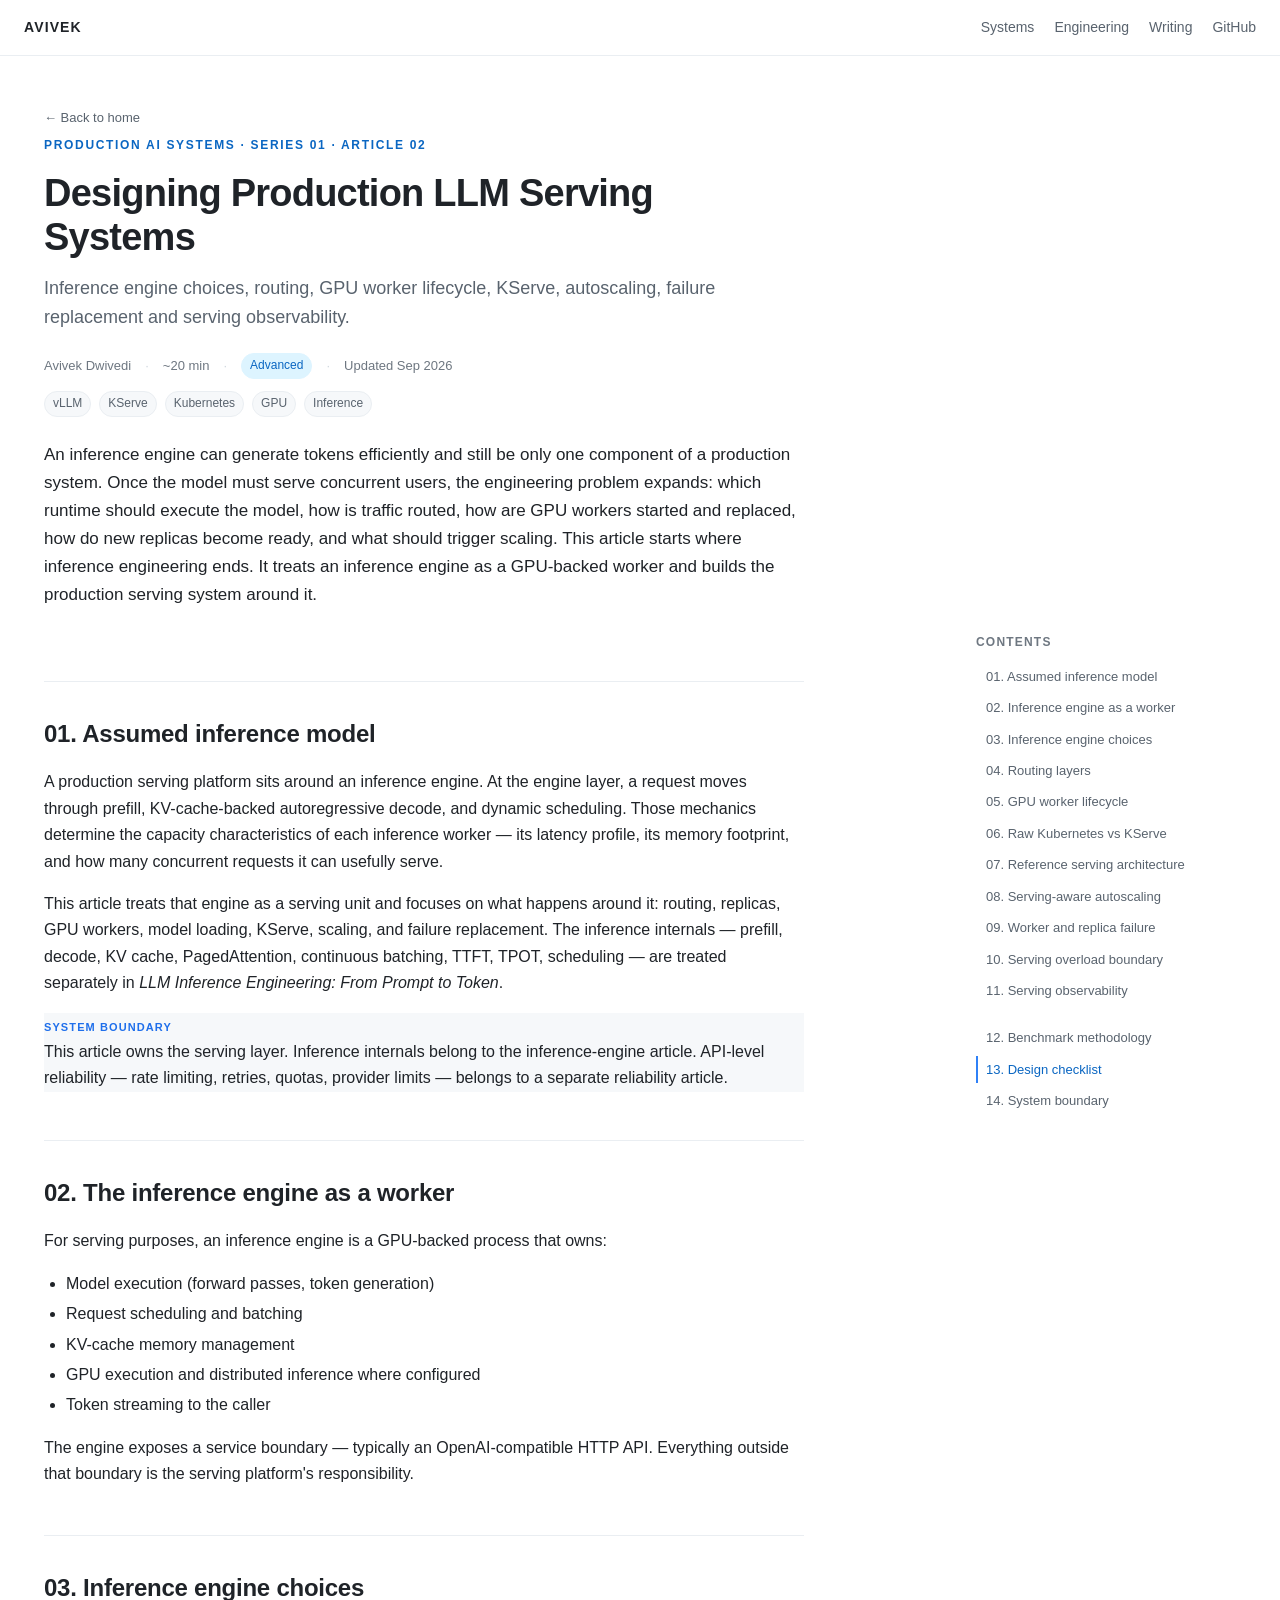
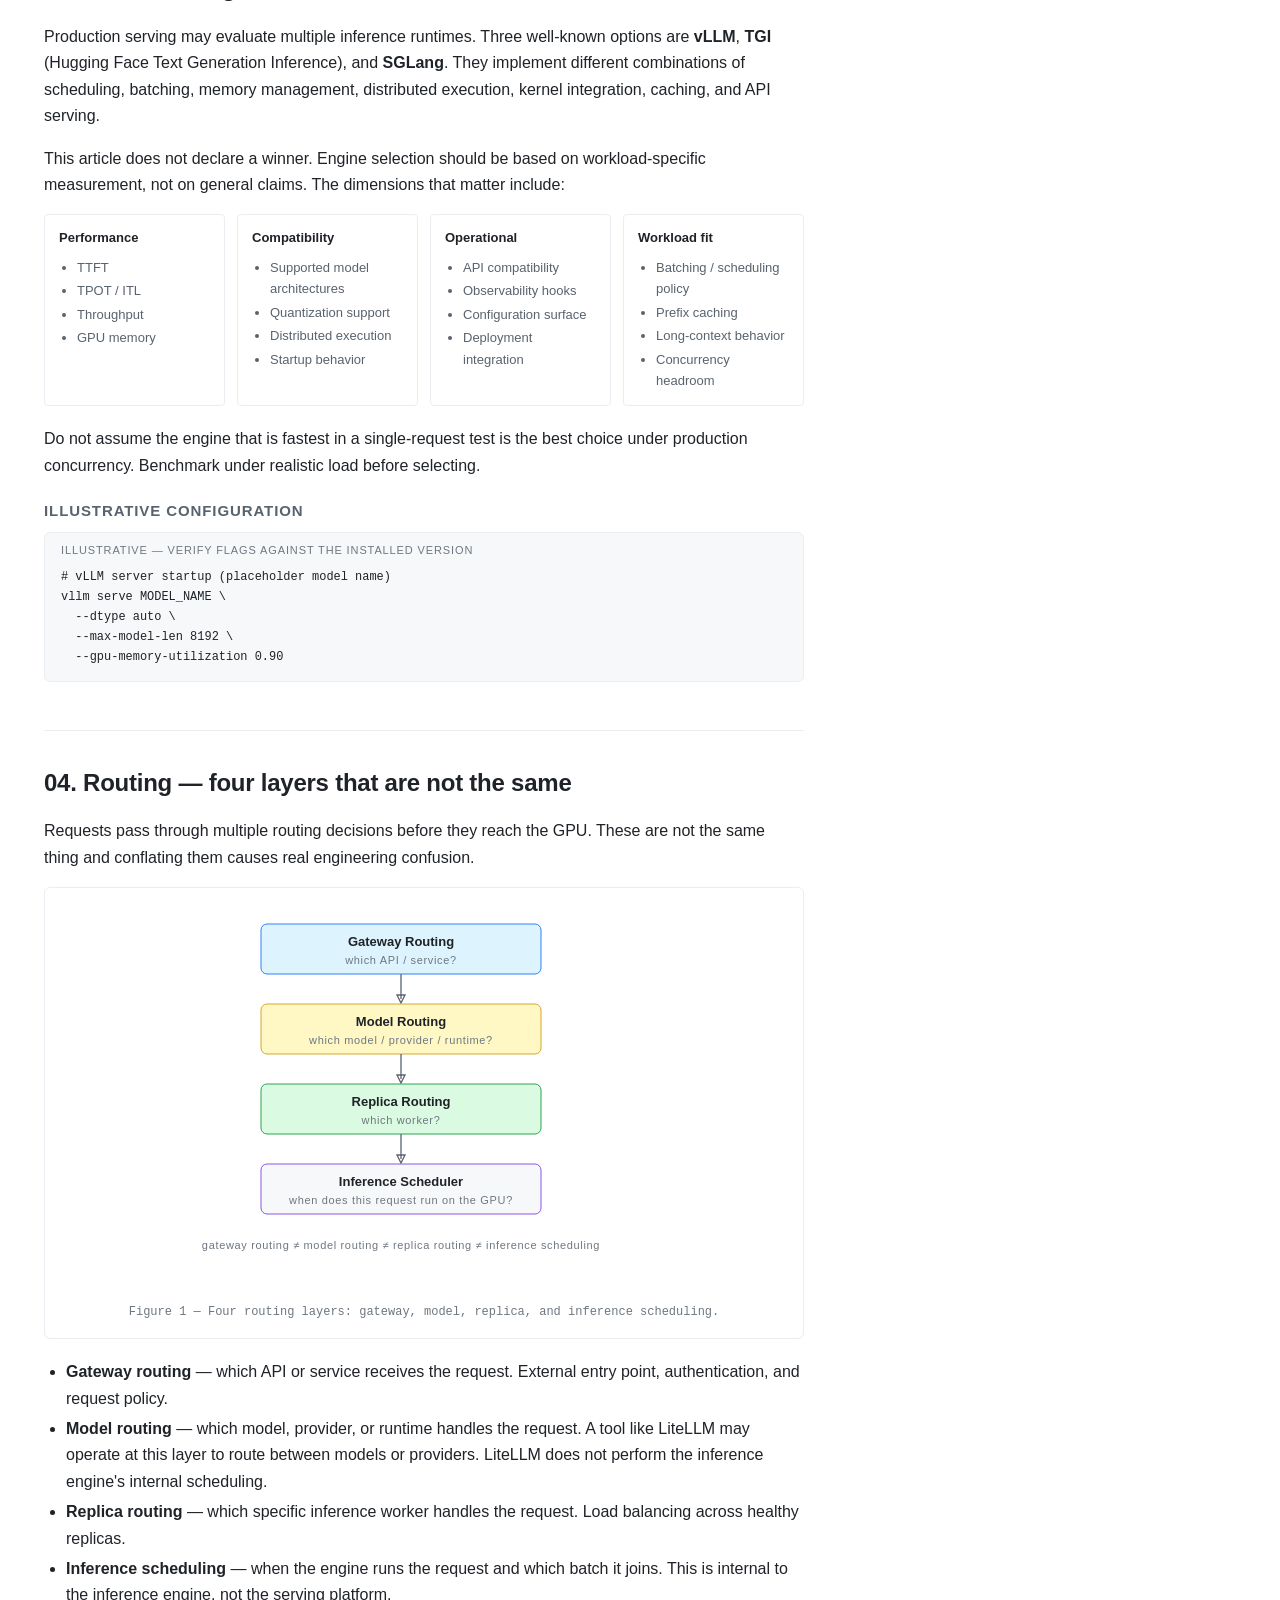
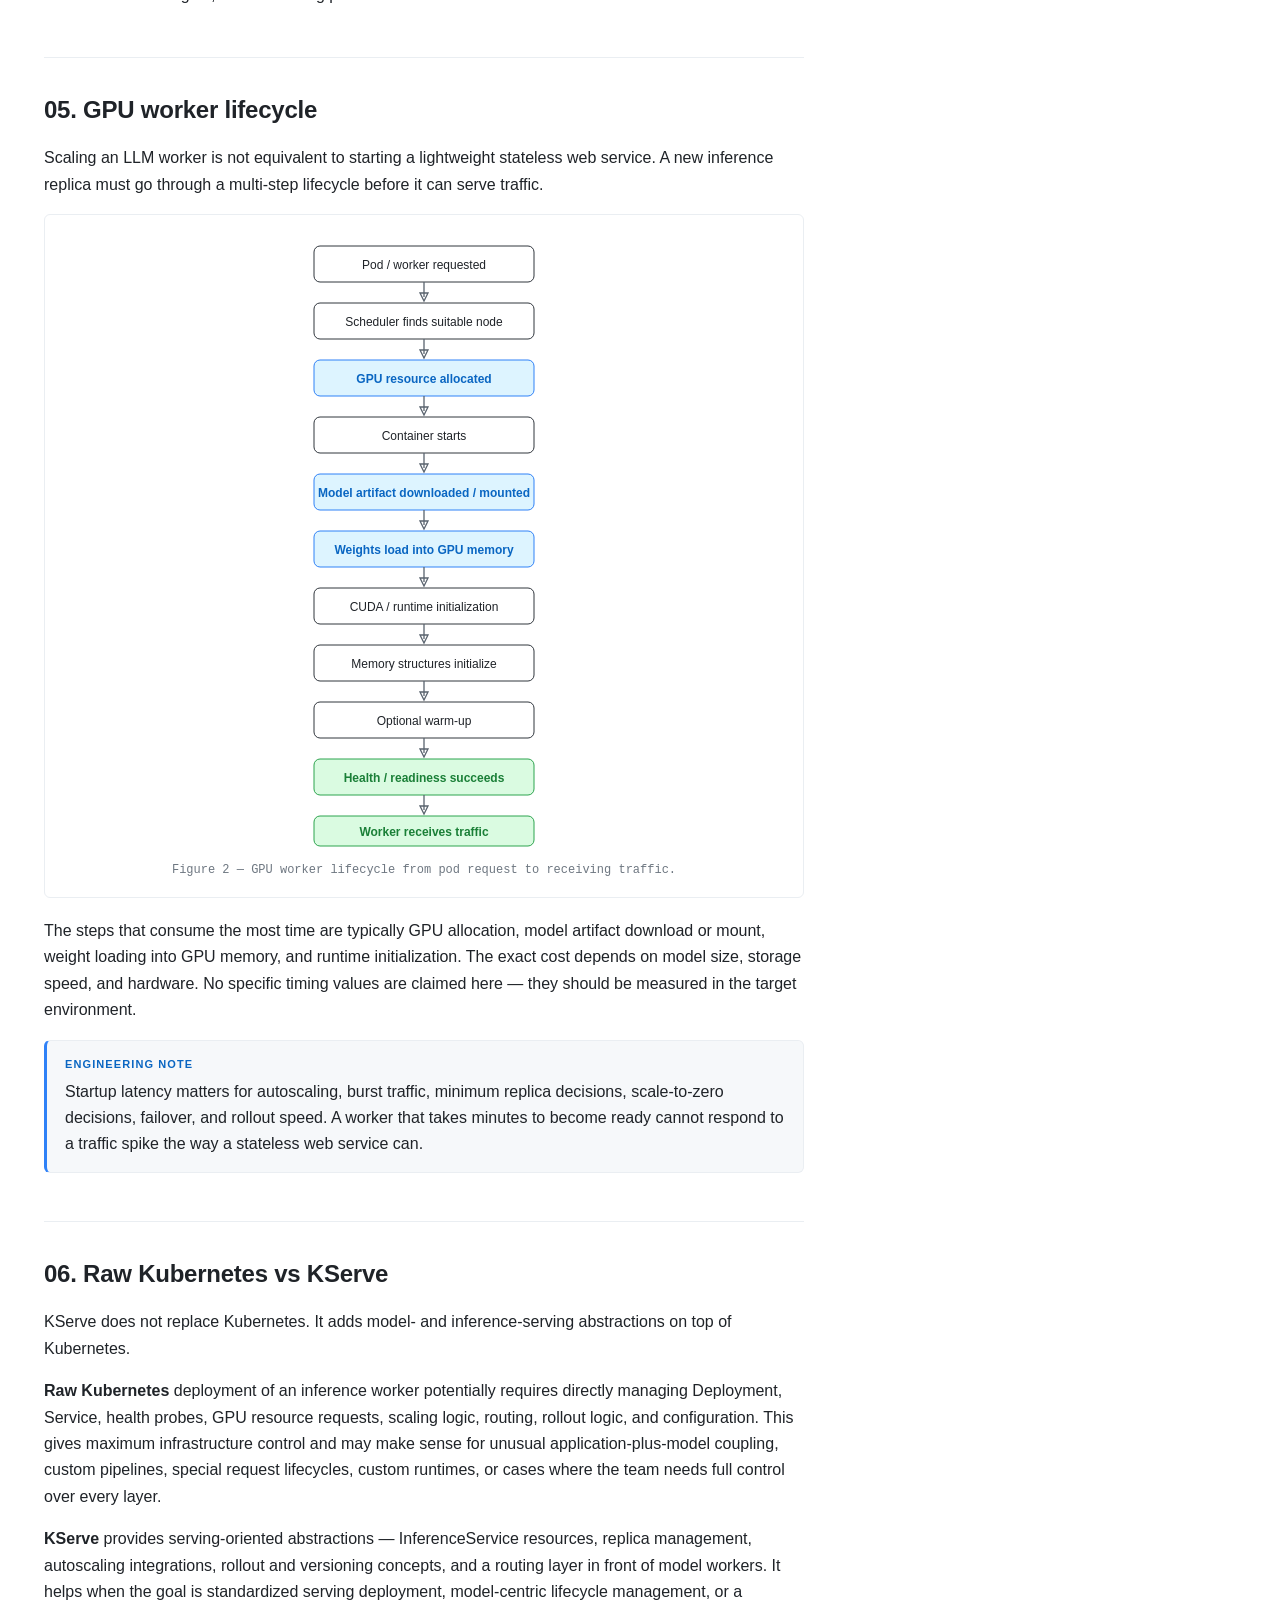
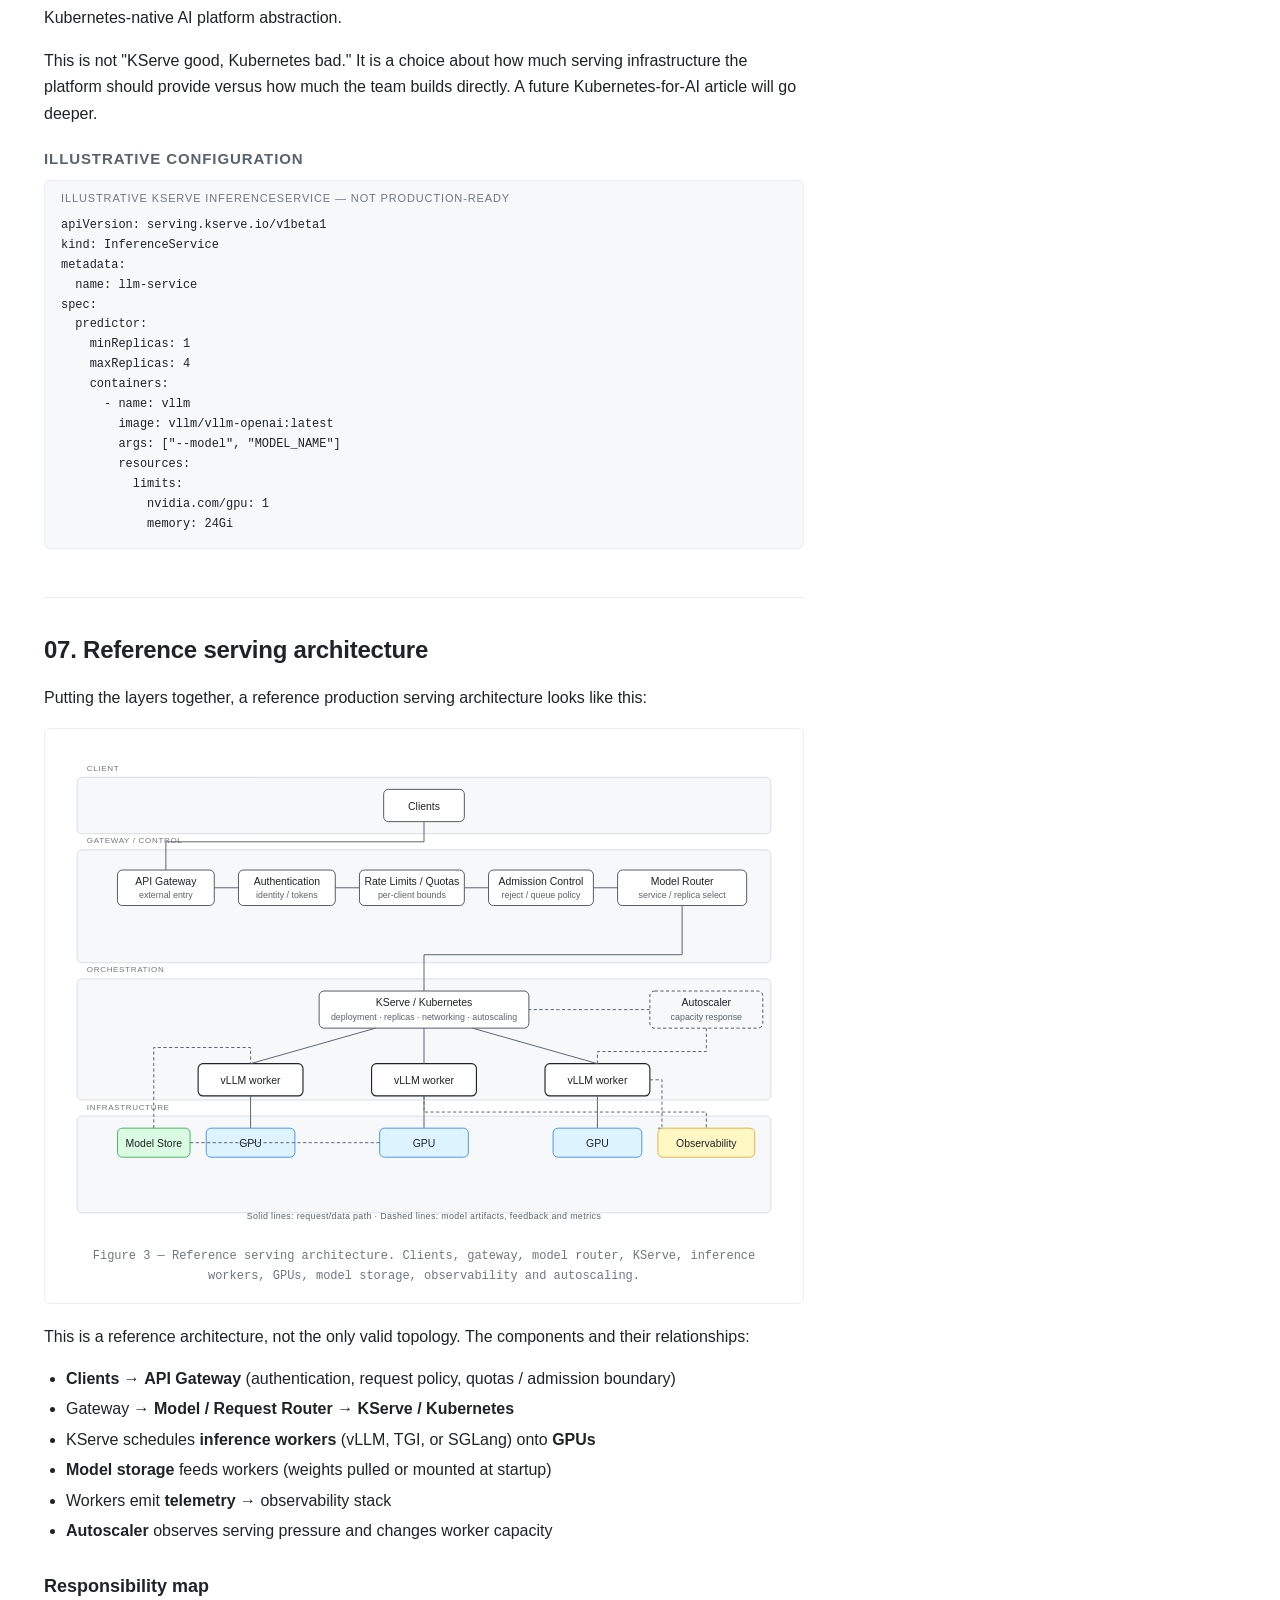
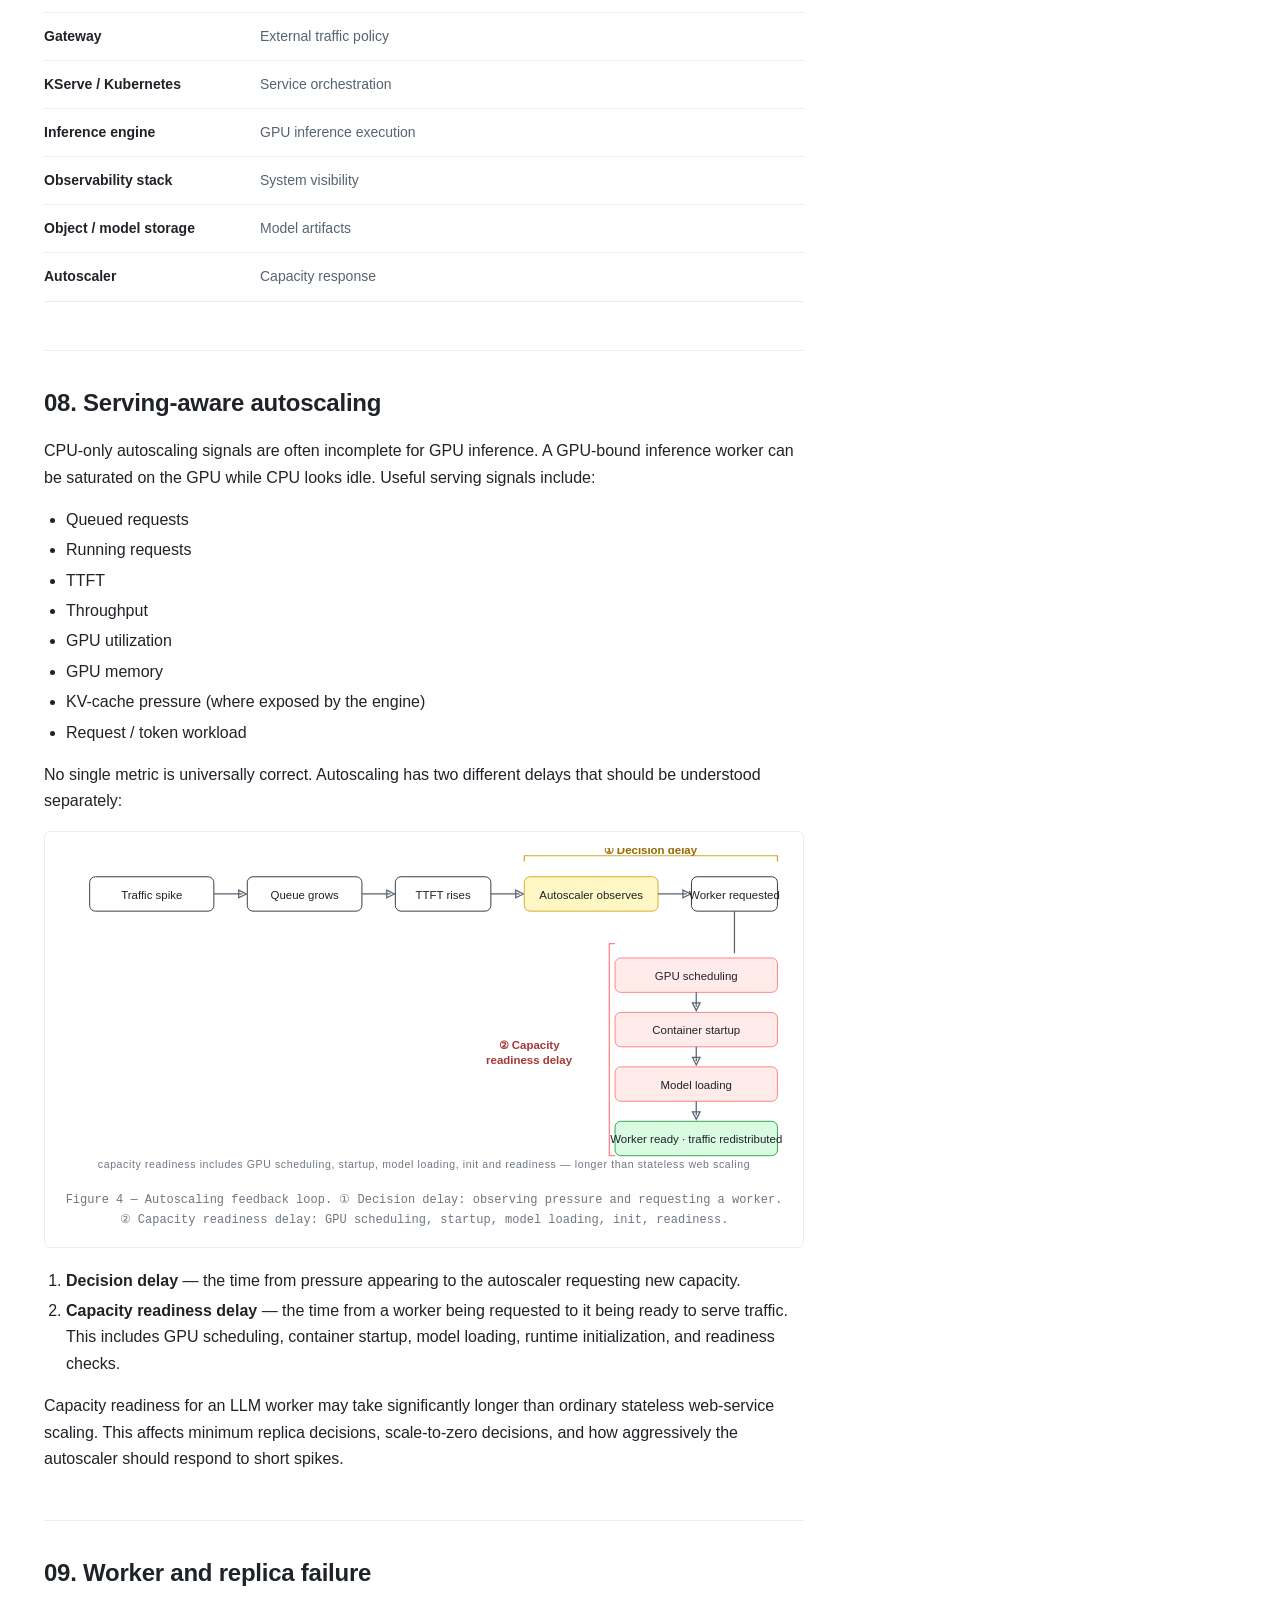
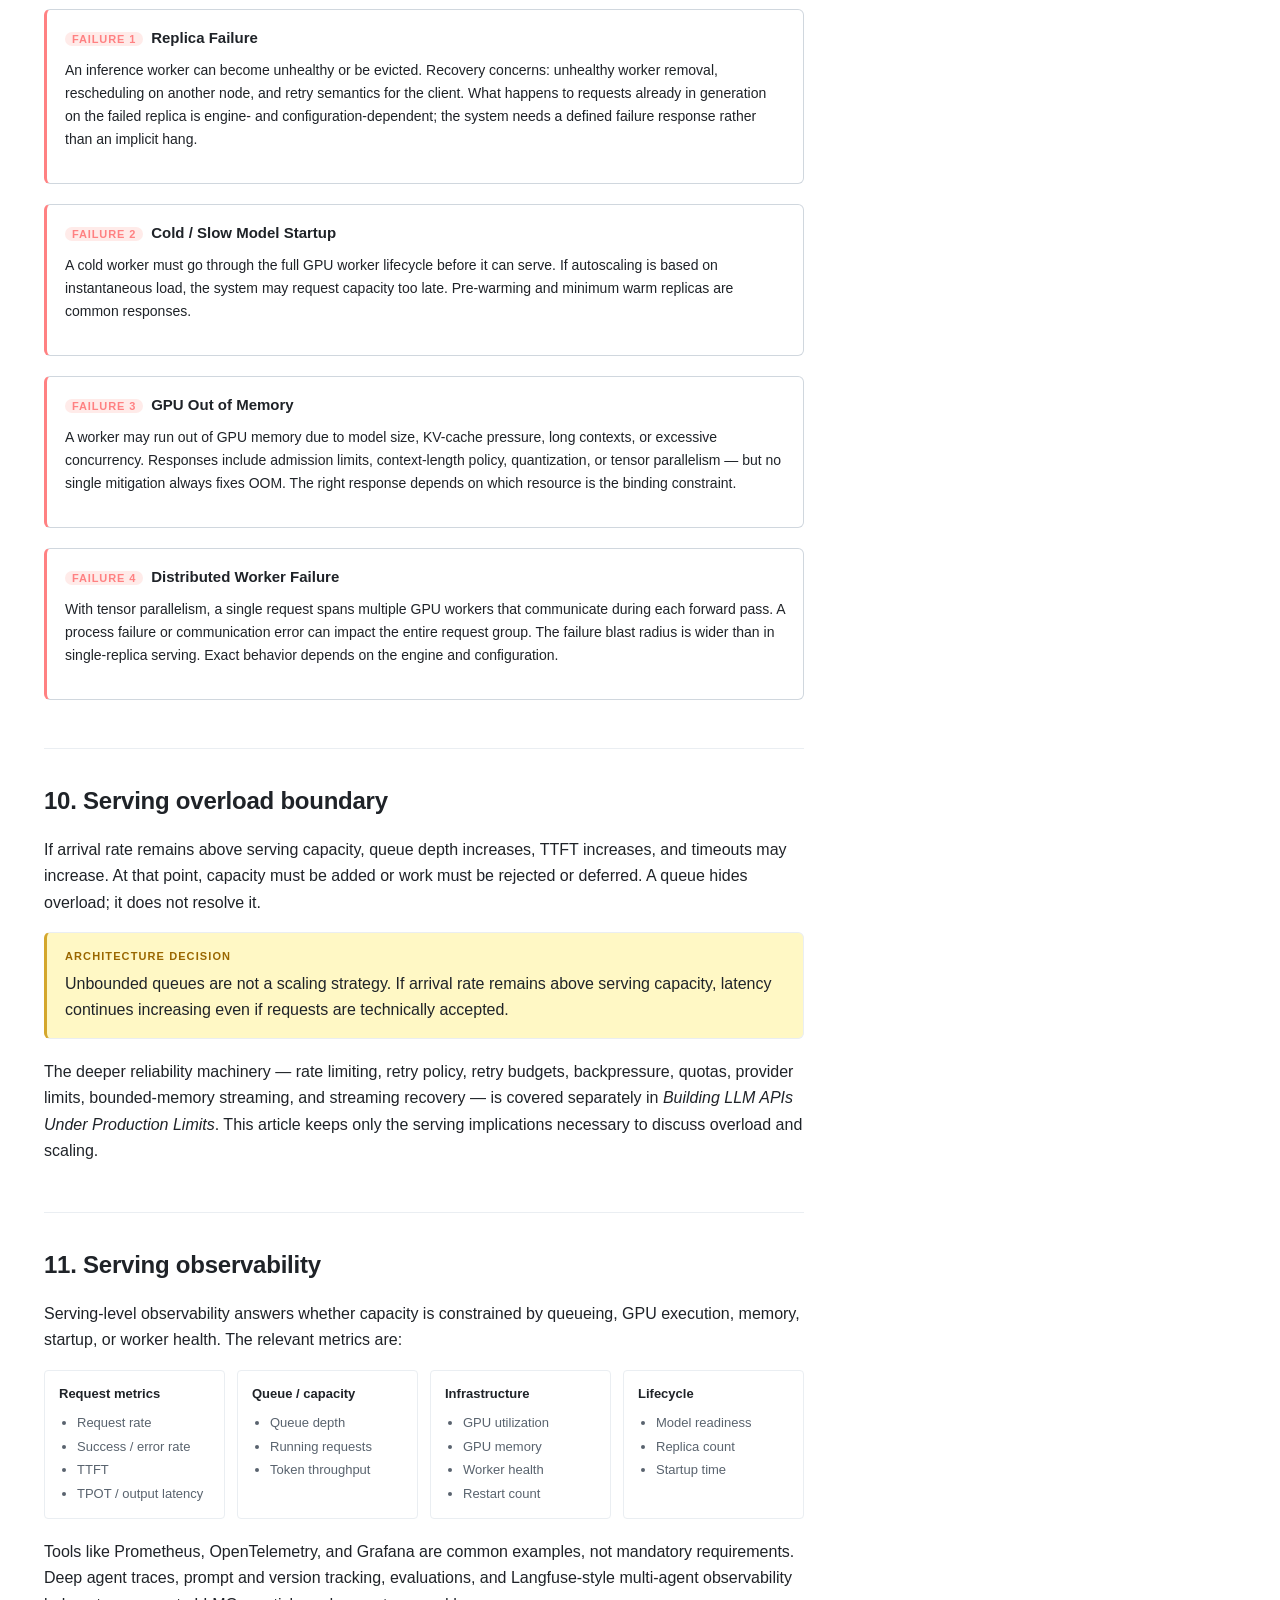
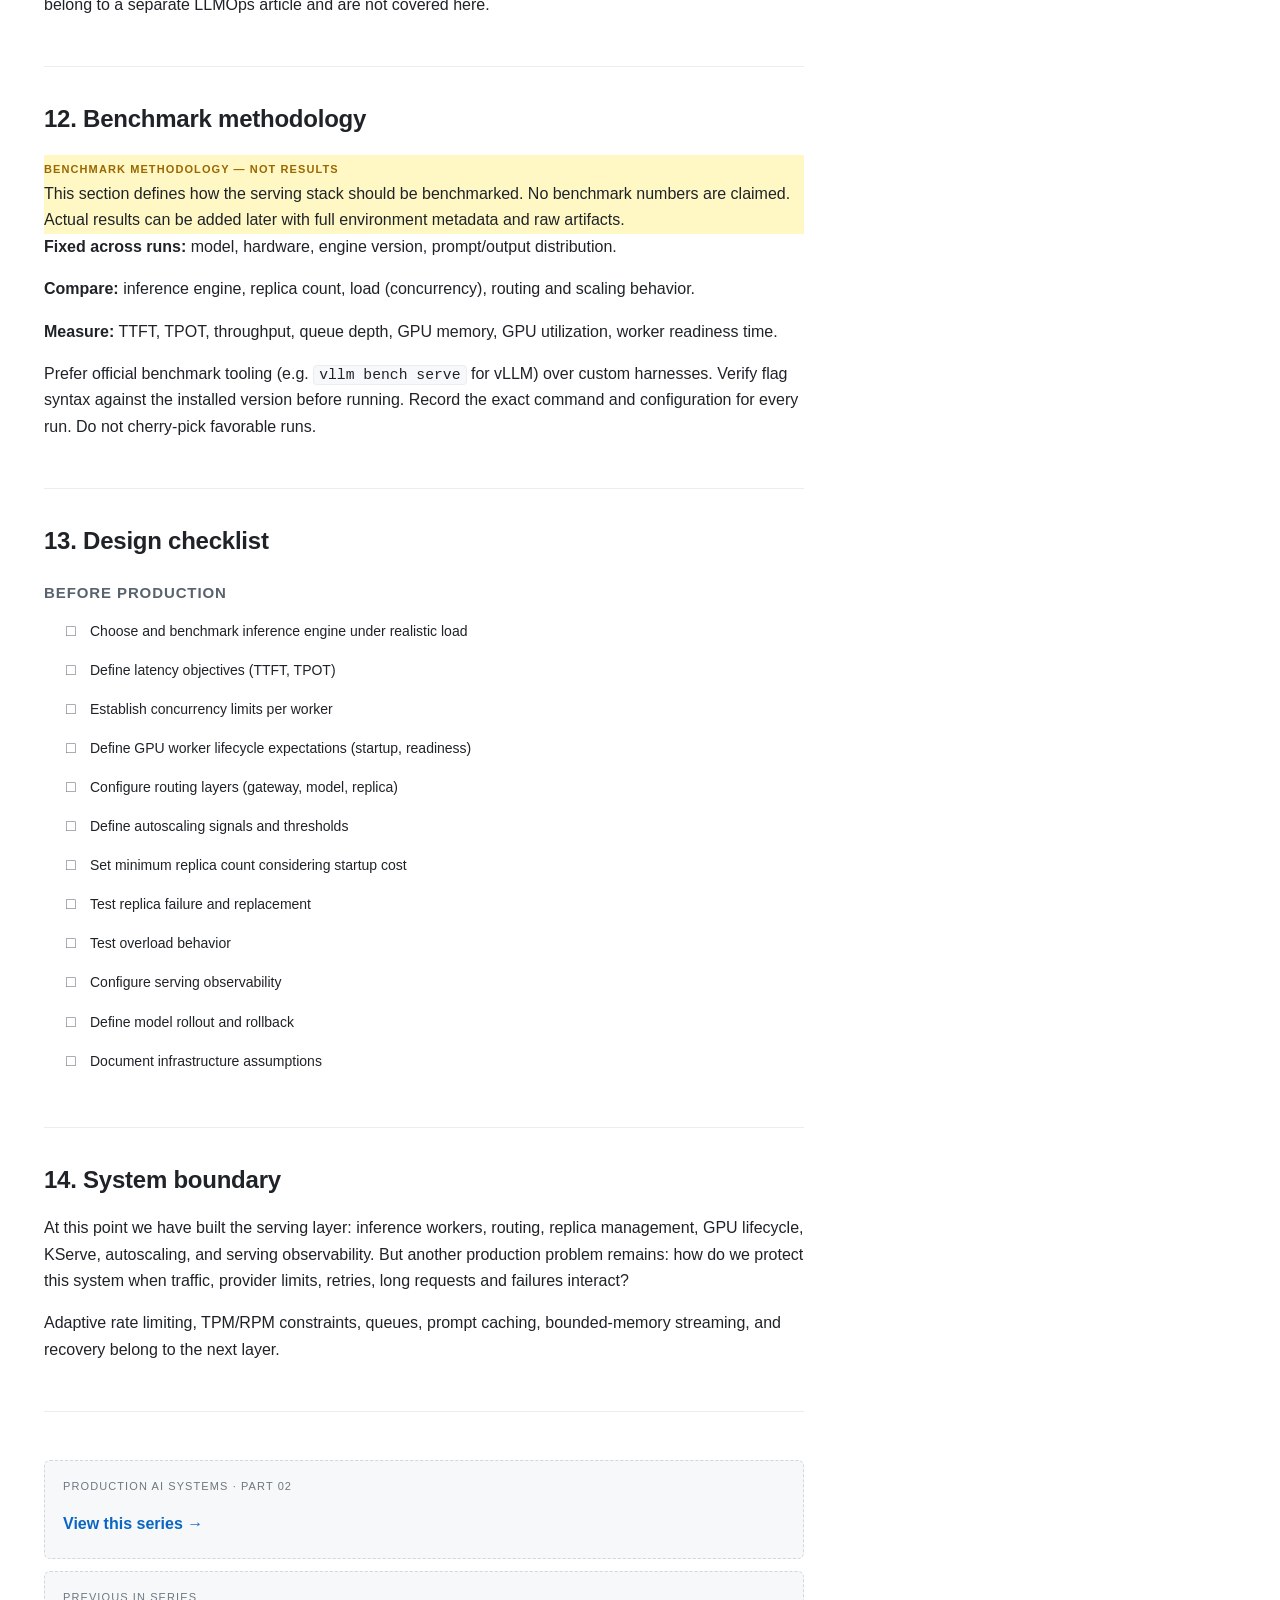
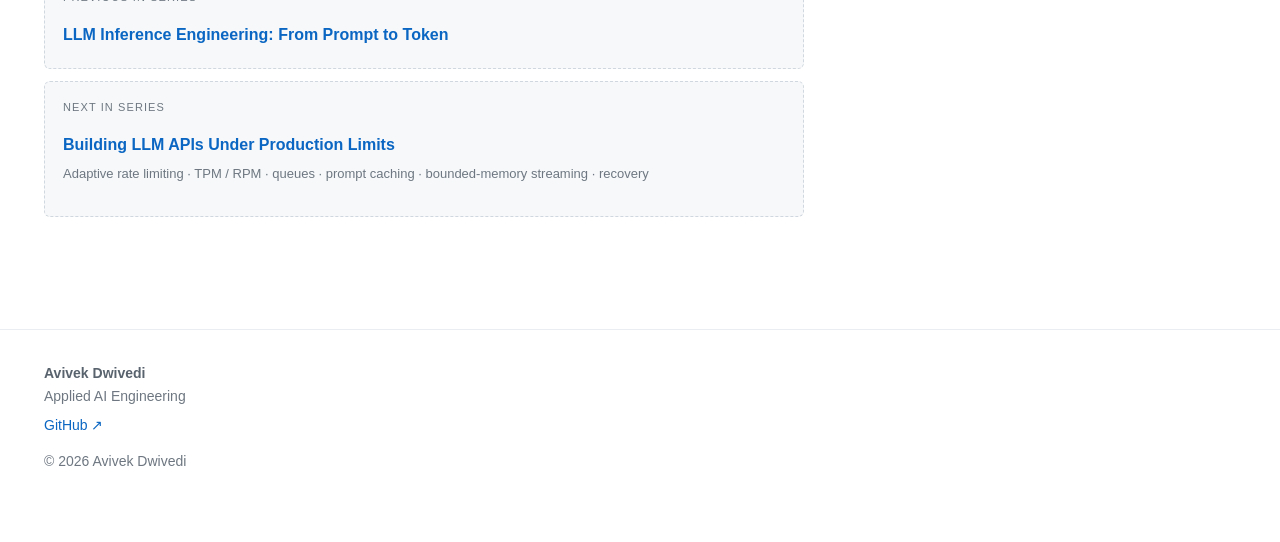
<file: articles/production-llm-serving.html>
<!DOCTYPE html>
<html lang="en">
<head>
  <meta charset="UTF-8">
  <meta name="viewport" content="width=device-width, initial-scale=1.0">
  <title>Designing Production LLM Serving Systems | Avivek Dwivedi</title>
  <meta name="description" content="A serving-layer guide to inference engine choices, routing, GPU worker lifecycle, KServe, autoscaling, failure replacement and serving observability.">
  <link rel="canonical" href="https://avivek-dwivedi.github.io/articles/production-llm-serving.html">
  <meta property="og:type" content="article">
  <meta property="og:title" content="Designing Production LLM Serving Systems | Avivek Dwivedi">
  <meta property="og:description" content="A serving-layer guide to inference engine choices, routing, GPU worker lifecycle, KServe, autoscaling, failure replacement and serving observability.">
  <meta property="og:url" content="https://avivek-dwivedi.github.io/articles/production-llm-serving.html">
  <meta name="twitter:card" content="summary">
  <link rel="icon" type="image/svg+xml" href="/favicon.svg">
  <link rel="stylesheet" href="/styles.css">
  <script type="application/ld+json">
  {
    "@context": "https://schema.org",
    "@type": "Article",
    "headline": "Designing Production LLM Serving Systems",
    "description": "A serving-layer guide to inference engine choices, routing, GPU worker lifecycle, KServe, autoscaling, failure replacement and serving observability.",
    "author": {
      "@type": "Person",
      "name": "Avivek Dwivedi",
      "url": "https://avivek-dwivedi.github.io/"
    },
    "publisher": {
      "@type": "Person",
      "name": "Avivek Dwivedi",
      "url": "https://avivek-dwivedi.github.io/"
    },
    "mainEntityOfPage": {
      "@type": "WebPage",
      "@id": "https://avivek-dwivedi.github.io/articles/production-llm-serving.html"
    },
    "articleSection": "LLM Systems",
    "keywords": ["vLLM", "KServe", "Kubernetes", "GPU", "Inference", "LLM serving"],
    "dateModified": "2026-09-19"
  }
  </script>
</head>
<body>
  <a class="skip-link" href="#article-main">Skip to content</a>

  <nav class="nav" aria-label="Primary">
    <span class="nav-brand"><a href="/">AVIVEK</a></span>
    <button class="nav-toggle" type="button" aria-expanded="false" aria-controls="nav-links">Menu</button>
    <ul class="nav-links" id="nav-links">
      <li><a href="/#systems">Systems</a></li>
      <li><a href="/#engineering">Engineering</a></li>
      <li><a href="/#writing">Writing</a></li>
      <li><a href="https://github.com/avivek-dwivedi" rel="noopener">GitHub</a></li>
    </ul>
  </nav>

  <main id="article-main">
    <div class="shell">
      <div class="article-hero">
        <a class="back-home" href="/">← Back to home</a>
        <p class="eyebrow">Production AI Systems · Series 01 · Article 02</p>
        <h1>Designing Production LLM Serving Systems</h1>
        <p class="subtitle">Inference engine choices, routing, GPU worker lifecycle, KServe, autoscaling, failure replacement and serving observability.</p>
        <div class="article-meta">
          <span>Avivek Dwivedi</span>
          <span class="dot">·</span>
          <span>~20 min</span>
          <span class="dot">·</span>
          <span class="tag tag-accent">Advanced</span>
          <span class="dot">·</span>
          <span>Updated Sep 2026</span>
        </div>
        <div class="meta" style="display:flex; gap:8px; flex-wrap:wrap; margin-top:12px;">
          <span class="tag">vLLM</span>
          <span class="tag">KServe</span>
          <span class="tag">Kubernetes</span>
          <span class="tag">GPU</span>
          <span class="tag">Inference</span>
        </div>
        <p class="opening">An inference engine can generate tokens efficiently and still be only one component of a production system. Once the model must serve concurrent users, the engineering problem expands: which runtime should execute the model, how is traffic routed, how are GPU workers started and replaced, how do new replicas become ready, and what should trigger scaling. This article starts where inference engineering ends. It treats an inference engine as a GPU-backed worker and builds the production serving system around it.</p>
      </div>
    </div>

    <div class="article-shell">
      <article class="article-body">

        <h2 id="s1">01. Assumed inference model</h2>
        <p>A production serving platform sits around an inference engine. At the engine layer, a request moves through prefill, KV-cache-backed autoregressive decode, and dynamic scheduling. Those mechanics determine the capacity characteristics of each inference worker — its latency profile, its memory footprint, and how many concurrent requests it can usefully serve.</p>
        <p>This article treats that engine as a serving unit and focuses on what happens around it: routing, replicas, GPU workers, model loading, KServe, scaling, and failure replacement. The inference internals — prefill, decode, KV cache, PagedAttention, continuous batching, TTFT, TPOT, scheduling — are treated separately in <em>LLM Inference Engineering: From Prompt to Token</em>.</p>
        <div class="system-boundary">
          <span class="callout-label">System Boundary</span>
          <p>This article owns the serving layer. Inference internals belong to the inference-engine article. API-level reliability — rate limiting, retries, quotas, provider limits — belongs to a separate reliability article.</p>
        </div>

        <h2 id="s2">02. The inference engine as a worker</h2>
        <p>For serving purposes, an inference engine is a GPU-backed process that owns:</p>
        <ul>
          <li>Model execution (forward passes, token generation)</li>
          <li>Request scheduling and batching</li>
          <li>KV-cache memory management</li>
          <li>GPU execution and distributed inference where configured</li>
          <li>Token streaming to the caller</li>
        </ul>
        <p>The engine exposes a service boundary — typically an OpenAI-compatible HTTP API. Everything outside that boundary is the serving platform's responsibility.</p>

        <h2 id="s3">03. Inference engine choices</h2>
        <p>Production serving may evaluate multiple inference runtimes. Three well-known options are <strong>vLLM</strong>, <strong>TGI</strong> (Hugging Face Text Generation Inference), and <strong>SGLang</strong>. They implement different combinations of scheduling, batching, memory management, distributed execution, kernel integration, caching, and API serving.</p>
        <p>This article does not declare a winner. Engine selection should be based on workload-specific measurement, not on general claims. The dimensions that matter include:</p>
        <div class="metric-grid">
          <div class="metric-card">
            <h4>Performance</h4>
            <ul><li>TTFT</li><li>TPOT / ITL</li><li>Throughput</li><li>GPU memory</li></ul>
          </div>
          <div class="metric-card">
            <h4>Compatibility</h4>
            <ul><li>Supported model architectures</li><li>Quantization support</li><li>Distributed execution</li><li>Startup behavior</li></ul>
          </div>
          <div class="metric-card">
            <h4>Operational</h4>
            <ul><li>API compatibility</li><li>Observability hooks</li><li>Configuration surface</li><li>Deployment integration</li></ul>
          </div>
          <div class="metric-card">
            <h4>Workload fit</h4>
            <ul><li>Batching / scheduling policy</li><li>Prefix caching</li><li>Long-context behavior</li><li>Concurrency headroom</li></ul>
          </div>
        </div>
        <p>Do not assume the engine that is fastest in a single-request test is the best choice under production concurrency. Benchmark under realistic load before selecting.</p>

        <h4>Illustrative configuration</h4>
        <div class="code-block">
          <span class="code-label">Illustrative — verify flags against the installed version</span>
<pre><code># vLLM server startup (placeholder model name)
vllm serve MODEL_NAME \
  --dtype auto \
  --max-model-len 8192 \
  --gpu-memory-utilization 0.90</code></pre>
        </div>

        <h2 id="s4">04. Routing — four layers that are not the same</h2>
        <p>Requests pass through multiple routing decisions before they reach the GPU. These are not the same thing and conflating them causes real engineering confusion.</p>

        <figure class="figure">
          <object type="image/svg+xml" data="/assets/diagrams/llm-serving/routing-layers.svg" role="img" aria-label="Routing layers in production LLM serving" style="width:100%; max-width:680px;"></object>
          <figcaption class="figure-caption">Figure 1 — Four routing layers: gateway, model, replica, and inference scheduling.</figcaption>
        </figure>

        <ul>
          <li><strong>Gateway routing</strong> — which API or service receives the request. External entry point, authentication, and request policy.</li>
          <li><strong>Model routing</strong> — which model, provider, or runtime handles the request. A tool like LiteLLM may operate at this layer to route between models or providers. LiteLLM does not perform the inference engine's internal scheduling.</li>
          <li><strong>Replica routing</strong> — which specific inference worker handles the request. Load balancing across healthy replicas.</li>
          <li><strong>Inference scheduling</strong> — when the engine runs the request and which batch it joins. This is internal to the inference engine, not the serving platform.</li>
        </ul>

        <h2 id="s5">05. GPU worker lifecycle</h2>
        <p>Scaling an LLM worker is not equivalent to starting a lightweight stateless web service. A new inference replica must go through a multi-step lifecycle before it can serve traffic.</p>

        <figure class="figure">
          <object type="image/svg+xml" data="/assets/diagrams/llm-serving/gpu-worker-lifecycle.svg" role="img" aria-label="GPU worker lifecycle" style="width:100%; max-width:440px; margin:0 auto; display:block;"></object>
          <figcaption class="figure-caption">Figure 2 — GPU worker lifecycle from pod request to receiving traffic.</figcaption>
        </figure>

        <p>The steps that consume the most time are typically GPU allocation, model artifact download or mount, weight loading into GPU memory, and runtime initialization. The exact cost depends on model size, storage speed, and hardware. No specific timing values are claimed here — they should be measured in the target environment.</p>

        <div class="engineering-note">
          <span class="callout-label">Engineering Note</span>
          <p>Startup latency matters for autoscaling, burst traffic, minimum replica decisions, scale-to-zero decisions, failover, and rollout speed. A worker that takes minutes to become ready cannot respond to a traffic spike the way a stateless web service can.</p>
        </div>

        <h2 id="s6">06. Raw Kubernetes vs KServe</h2>
        <p>KServe does not replace Kubernetes. It adds model- and inference-serving abstractions on top of Kubernetes.</p>
        <p><strong>Raw Kubernetes</strong> deployment of an inference worker potentially requires directly managing Deployment, Service, health probes, GPU resource requests, scaling logic, routing, rollout logic, and configuration. This gives maximum infrastructure control and may make sense for unusual application-plus-model coupling, custom pipelines, special request lifecycles, custom runtimes, or cases where the team needs full control over every layer.</p>
        <p><strong>KServe</strong> provides serving-oriented abstractions — InferenceService resources, replica management, autoscaling integrations, rollout and versioning concepts, and a routing layer in front of model workers. It helps when the goal is standardized serving deployment, model-centric lifecycle management, or a Kubernetes-native AI platform abstraction.</p>
        <p>This is not "KServe good, Kubernetes bad." It is a choice about how much serving infrastructure the platform should provide versus how much the team builds directly. A future Kubernetes-for-AI article will go deeper.</p>

        <h4>Illustrative configuration</h4>
        <div class="code-block">
          <span class="code-label">Illustrative KServe InferenceService — not production-ready</span>
<pre><code>apiVersion: serving.kserve.io/v1beta1
kind: InferenceService
metadata:
  name: llm-service
spec:
  predictor:
    minReplicas: 1
    maxReplicas: 4
    containers:
      - name: vllm
        image: vllm/vllm-openai:latest
        args: ["--model", "MODEL_NAME"]
        resources:
          limits:
            nvidia.com/gpu: 1
            memory: 24Gi</code></pre>
        </div>

        <h2 id="s7">07. Reference serving architecture</h2>
        <p>Putting the layers together, a reference production serving architecture looks like this:</p>

        <figure class="figure">
          <object type="image/svg+xml" data="/assets/diagrams/llm-serving-architecture.svg" role="img" aria-label="Reference production LLM serving architecture" style="width:100%; min-height:420px;"></object>
          <figcaption class="figure-caption">Figure 3 — Reference serving architecture. Clients, gateway, model router, KServe, inference workers, GPUs, model storage, observability and autoscaling.</figcaption>
        </figure>

        <p>This is a reference architecture, not the only valid topology. The components and their relationships:</p>
        <ul>
          <li><strong>Clients</strong> → <strong>API Gateway</strong> (authentication, request policy, quotas / admission boundary)</li>
          <li>Gateway → <strong>Model / Request Router</strong> → <strong>KServe / Kubernetes</strong></li>
          <li>KServe schedules <strong>inference workers</strong> (vLLM, TGI, or SGLang) onto <strong>GPUs</strong></li>
          <li><strong>Model storage</strong> feeds workers (weights pulled or mounted at startup)</li>
          <li>Workers emit <strong>telemetry</strong> → observability stack</li>
          <li><strong>Autoscaler</strong> observes serving pressure and changes worker capacity</li>
        </ul>

        <h3>Responsibility map</h3>
        <div class="resp-map">
          <div class="resp-row"><div class="resp-key">Gateway</div><div class="resp-val">External traffic policy</div></div>
          <div class="resp-row"><div class="resp-key">KServe / Kubernetes</div><div class="resp-val">Service orchestration</div></div>
          <div class="resp-row"><div class="resp-key">Inference engine</div><div class="resp-val">GPU inference execution</div></div>
          <div class="resp-row"><div class="resp-key">Observability stack</div><div class="resp-val">System visibility</div></div>
          <div class="resp-row"><div class="resp-key">Object / model storage</div><div class="resp-val">Model artifacts</div></div>
          <div class="resp-row"><div class="resp-key">Autoscaler</div><div class="resp-val">Capacity response</div></div>
        </div>

        <h2 id="s8">08. Serving-aware autoscaling</h2>
        <p>CPU-only autoscaling signals are often incomplete for GPU inference. A GPU-bound inference worker can be saturated on the GPU while CPU looks idle. Useful serving signals include:</p>
        <ul>
          <li>Queued requests</li>
          <li>Running requests</li>
          <li>TTFT</li>
          <li>Throughput</li>
          <li>GPU utilization</li>
          <li>GPU memory</li>
          <li>KV-cache pressure (where exposed by the engine)</li>
          <li>Request / token workload</li>
        </ul>
        <p>No single metric is universally correct. Autoscaling has two different delays that should be understood separately:</p>

        <figure class="figure">
          <object type="image/svg+xml" data="/assets/diagrams/llm-serving/autoscaling-feedback.svg" role="img" aria-label="Autoscaling feedback loop with decision and capacity readiness delays" style="width:100%;"></object>
          <figcaption class="figure-caption">Figure 4 — Autoscaling feedback loop. ① Decision delay: observing pressure and requesting a worker. ② Capacity readiness delay: GPU scheduling, startup, model loading, init, readiness.</figcaption>
        </figure>

        <ol>
          <li><strong>Decision delay</strong> — the time from pressure appearing to the autoscaler requesting new capacity.</li>
          <li><strong>Capacity readiness delay</strong> — the time from a worker being requested to it being ready to serve traffic. This includes GPU scheduling, container startup, model loading, runtime initialization, and readiness checks.</li>
        </ol>
        <p>Capacity readiness for an LLM worker may take significantly longer than ordinary stateless web-service scaling. This affects minimum replica decisions, scale-to-zero decisions, and how aggressively the autoscaler should respond to short spikes.</p>

        <h2 id="s9">09. Worker and replica failure</h2>
        <div class="failure-mode">
          <p class="failure-title"><span class="badge">Failure 1</span>Replica Failure</p>
          <p style="font-size:14px;">An inference worker can become unhealthy or be evicted. Recovery concerns: unhealthy worker removal, rescheduling on another node, and retry semantics for the client. What happens to requests already in generation on the failed replica is engine- and configuration-dependent; the system needs a defined failure response rather than an implicit hang.</p>
        </div>
        <div class="failure-mode">
          <p class="failure-title"><span class="badge">Failure 2</span>Cold / Slow Model Startup</p>
          <p style="font-size:14px;">A cold worker must go through the full GPU worker lifecycle before it can serve. If autoscaling is based on instantaneous load, the system may request capacity too late. Pre-warming and minimum warm replicas are common responses.</p>
        </div>
        <div class="failure-mode">
          <p class="failure-title"><span class="badge">Failure 3</span>GPU Out of Memory</p>
          <p style="font-size:14px;">A worker may run out of GPU memory due to model size, KV-cache pressure, long contexts, or excessive concurrency. Responses include admission limits, context-length policy, quantization, or tensor parallelism — but no single mitigation always fixes OOM. The right response depends on which resource is the binding constraint.</p>
        </div>
        <div class="failure-mode">
          <p class="failure-title"><span class="badge">Failure 4</span>Distributed Worker Failure</p>
          <p style="font-size:14px;">With tensor parallelism, a single request spans multiple GPU workers that communicate during each forward pass. A process failure or communication error can impact the entire request group. The failure blast radius is wider than in single-replica serving. Exact behavior depends on the engine and configuration.</p>
        </div>

        <h2 id="s10">10. Serving overload boundary</h2>
        <p>If arrival rate remains above serving capacity, queue depth increases, TTFT increases, and timeouts may increase. At that point, capacity must be added or work must be rejected or deferred. A queue hides overload; it does not resolve it.</p>
        <div class="article-callout architecture-decision">
          <span class="callout-label">Architecture Decision</span>
          <p>Unbounded queues are not a scaling strategy. If arrival rate remains above serving capacity, latency continues increasing even if requests are technically accepted.</p>
        </div>
        <p>The deeper reliability machinery — rate limiting, retry policy, retry budgets, backpressure, quotas, provider limits, bounded-memory streaming, and streaming recovery — is covered separately in <em>Building LLM APIs Under Production Limits</em>. This article keeps only the serving implications necessary to discuss overload and scaling.</p>

        <h2 id="s11">11. Serving observability</h2>
        <p>Serving-level observability answers whether capacity is constrained by queueing, GPU execution, memory, startup, or worker health. The relevant metrics are:</p>
        <div class="metric-grid">
          <div class="metric-card">
            <h4>Request metrics</h4>
            <ul><li>Request rate</li><li>Success / error rate</li><li>TTFT</li><li>TPOT / output latency</li></ul>
          </div>
          <div class="metric-card">
            <h4>Queue / capacity</h4>
            <ul><li>Queue depth</li><li>Running requests</li><li>Token throughput</li></ul>
          </div>
          <div class="metric-card">
            <h4>Infrastructure</h4>
            <ul><li>GPU utilization</li><li>GPU memory</li><li>Worker health</li><li>Restart count</li></ul>
          </div>
          <div class="metric-card">
            <h4>Lifecycle</h4>
            <ul><li>Model readiness</li><li>Replica count</li><li>Startup time</li></ul>
          </div>
        </div>
        <p>Tools like Prometheus, OpenTelemetry, and Grafana are common examples, not mandatory requirements. Deep agent traces, prompt and version tracking, evaluations, and Langfuse-style multi-agent observability belong to a separate LLMOps article and are not covered here.</p>

        <h2 id="s12">12. Benchmark methodology</h2>
        <div class="measurement-note">
          <span class="callout-label">Benchmark methodology — not results</span>
          <p>This section defines how the serving stack should be benchmarked. No benchmark numbers are claimed. Actual results can be added later with full environment metadata and raw artifacts.</p>
        </div>
        <p><strong>Fixed across runs:</strong> model, hardware, engine version, prompt/output distribution.</p>
        <p><strong>Compare:</strong> inference engine, replica count, load (concurrency), routing and scaling behavior.</p>
        <p><strong>Measure:</strong> TTFT, TPOT, throughput, queue depth, GPU memory, GPU utilization, worker readiness time.</p>
        <p>Prefer official benchmark tooling (e.g. <code>vllm bench serve</code> for vLLM) over custom harnesses. Verify flag syntax against the installed version before running. Record the exact command and configuration for every run. Do not cherry-pick favorable runs.</p>

        <h2 id="s13">13. Design checklist</h2>
        <h4>Before production</h4>
        <ul class="checklist">
          <li>Choose and benchmark inference engine under realistic load</li>
          <li>Define latency objectives (TTFT, TPOT)</li>
          <li>Establish concurrency limits per worker</li>
          <li>Define GPU worker lifecycle expectations (startup, readiness)</li>
          <li>Configure routing layers (gateway, model, replica)</li>
          <li>Define autoscaling signals and thresholds</li>
          <li>Set minimum replica count considering startup cost</li>
          <li>Test replica failure and replacement</li>
          <li>Test overload behavior</li>
          <li>Configure serving observability</li>
          <li>Define model rollout and rollback</li>
          <li>Document infrastructure assumptions</li>
        </ul>

        <h2 id="s14">14. System boundary</h2>
        <p>At this point we have built the serving layer: inference workers, routing, replica management, GPU lifecycle, KServe, autoscaling, and serving observability. But another production problem remains: how do we protect this system when traffic, provider limits, retries, long requests and failures interact?</p>
        <p>Adaptive rate limiting, TPM/RPM constraints, queues, prompt caching, bounded-memory streaming, and recovery belong to the next layer.</p>

        <div class="article-end">
          <div class="next-article">
            <p class="label">Production AI Systems · Part 02</p>
            <p class="title"><a href="/articles/#production-ai-systems">View this series →</a></p>
          </div>
          <div class="next-article" style="margin-top:12px;">
            <p class="label">Previous in series</p>
            <p class="title"><a href="/articles/llm-inference-engineering.html">LLM Inference Engineering: From Prompt to Token</a></p>
          </div>
          <div class="next-article" style="margin-top:12px;">
            <p class="label">Next in series</p>
            <p class="title"><a href="/articles/llm-api-production-limits.html">Building LLM APIs Under Production Limits</a></p>
            <p class="soon">Adaptive rate limiting · TPM / RPM · queues · prompt caching · bounded-memory streaming · recovery</p>
          </div>
        </div>
      </article>

      <aside class="toc" aria-label="Table of contents">
        <button class="toc-toggle" type="button" aria-expanded="true">On this page</button>
        <div class="toc-list">
          <h2>Contents</h2>
          <ol>
            <li><a href="#s1" data-toc="s1">01. Assumed inference model</a></li>
            <li><a href="#s2" data-toc="s2">02. Inference engine as a worker</a></li>
            <li><a href="#s3" data-toc="s3">03. Inference engine choices</a></li>
            <li><a href="#s4" data-toc="s4">04. Routing layers</a></li>
            <li><a href="#s5" data-toc="s5">05. GPU worker lifecycle</a></li>
            <li><a href="#s6" data-toc="s6">06. Raw Kubernetes vs KServe</a></li>
            <li><a href="#s7" data-toc="s7">07. Reference serving architecture</a></li>
            <li><a href="#s8" data-toc="s8">08. Serving-aware autoscaling</a></li>
            <li><a href="#s9" data-toc="s9">09. Worker and replica failure</a></li>
            <li><a href="#s10" data-toc="s10">10. Serving overload boundary</a></li>
            <li><a href="#s11" data-toc="s11">11. Serving observability</h></li>
            <li><a href="#s12" data-toc="s12">12. Benchmark methodology</a></li>
            <li><a href="#s13" data-toc="s13">13. Design checklist</a></li>
            <li><a href="#s14" data-toc="s14">14. System boundary</a></li>
          </ol>
        </div>
      </aside>
    </div>
  </main>

  <footer class="footer">
    <div class="shell">
      <div class="footer-name">Avivek Dwivedi</div>
      <div>Applied AI Engineering</div>
      <div class="footer-links">
        <a href="https://github.com/avivek-dwivedi" rel="noopener">GitHub ↗</a>
      </div>
      <div style="margin-top:12px;">&copy; <span id="year">2026</span> Avivek Dwivedi</div>
    </div>
  </footer>

  <script src="/script.js" defer></script>
</body>
</html>
</file>
<file: styles.css>
/* ============================================================
   Avivek Dwivedi — AI Systems Engineering
   Restrained technical publication. Zero dependencies.
   ============================================================ */

:root {
  --bg: #ffffff;
  --bg-soft: #f6f8fa;
  --bg-code: #f6f8fa;
  --text: #1f2328;
  --text-soft: #59636e;
  --text-mute: #6e7781;
  --border: #d0d7de;
  --border-soft: #eaeef2;
  --accent: #2f81f7;
  --accent-soft: #ddf4ff;
  --accent-text: #0a66c2;
  --warn-bg: #fff8c5;
  --warn-border: #d4a72c;
  --danger-bg: #ffebe9;
  --danger-border: #ff8182;
  --ok-bg: #dafbe1;
  --ok-border: #2da44e;
  --radius: 6px;
  --radius-sm: 4px;
  --shadow: 0 1px 2px rgba(31, 35, 40, 0.06);
  --max-shell: 1240px;
  --max-prose: 760px;
  --nav-h: 56px;
  font-variation-settings: normal;
}

@media (prefers-color-scheme: dark) {
  :root {
    --bg: #0d1117;
    --bg-soft: #161b22;
    --bg-code: #161b22;
    --text: #e6edf3;
    --text-soft: #9198a1;
    --text-mute: #848d97;
    --border: #30363d;
    --border-soft: #21262d;
    --accent: #2f81f7;
    --accent-soft: #122d42;
    --accent-text: #58a6ff;
    --warn-bg: #2b2302;
    --warn-border: #9e6a02;
    --danger-bg: #3a0d0d;
    --danger-border: #a53737;
    --ok-bg: #0d2818;
    --ok-border: #2da44e;
    --shadow: 0 1px 2px rgba(0, 0, 0, 0.4);
  }
}

* { box-sizing: border-box; }

html { scroll-behavior: smooth; scroll-padding-top: calc(var(--nav-h) + 16px); }

body {
  margin: 0;
  background: var(--bg);
  color: var(--text);
  font-family: -apple-system, BlinkMacSystemFont, "Segoe UI", Roboto, "Helvetica Neue", Arial, sans-serif;
  font-size: 16px;
  line-height: 1.65;
  -webkit-font-smoothing: antialiased;
  text-rendering: optimizeLegibility;
}

a { color: var(--accent-text); text-decoration: none; }
a:hover { text-decoration: underline; }
a:focus-visible, button:focus-visible, [tabindex]:focus-visible {
  outline: 2px solid var(--accent);
  outline-offset: 2px;
  border-radius: var(--radius-sm);
}

img, svg { max-width: 100%; height: auto; }

/* ---------- Skip link ---------- */
.skip-link {
  position: absolute;
  left: 8px;
  top: -48px;
  background: var(--bg-soft);
  border: 1px solid var(--border);
  padding: 8px 12px;
  border-radius: var(--radius-sm);
  z-index: 100;
  transition: top 0.15s;
}
.skip-link:focus { top: 8px; }

/* ---------- Navigation ---------- */
.nav {
  position: sticky;
  top: 0;
  z-index: 50;
  height: var(--nav-h);
  display: flex;
  align-items: center;
  justify-content: space-between;
  padding: 0 24px;
  background: var(--bg);
  border-bottom: 1px solid var(--border-soft);
  backdrop-filter: saturate(180%);
}
.nav-brand {
  font-weight: 700;
  letter-spacing: 0.08em;
  font-size: 14px;
  color: var(--text);
}
.nav-brand a { color: inherit; text-decoration: none; }
.nav-links {
  display: flex;
  gap: 20px;
  align-items: center;
  list-style: none;
  margin: 0;
  padding: 0;
}
.nav-links a {
  color: var(--text-soft);
  font-size: 14px;
  font-weight: 500;
}
.nav-links a:hover { color: var(--text); text-decoration: none; }
.nav-toggle {
  display: none;
  background: var(--bg);
  border: 1px solid var(--border);
  border-radius: var(--radius-sm);
  padding: 6px 10px;
  font-size: 14px;
  color: var(--text);
  cursor: pointer;
}

@media (max-width: 640px) {
  .nav-toggle { display: inline-flex; }
  .nav-links {
    position: absolute;
    top: var(--nav-h);
    left: 0;
    right: 0;
    flex-direction: column;
    align-items: flex-start;
    background: var(--bg);
    border-bottom: 1px solid var(--border);
    padding: 12px 24px;
    gap: 12px;
    display: none;
  }
  .nav-links.open { display: flex; }
}

/* ---------- Layout ---------- */
.shell {
  max-width: var(--max-shell);
  margin: 0 auto;
  padding: 0 24px;
}
.prose { max-width: var(--max-prose); }

/* ---------- Homepage hero ---------- */
.hero {
  padding: 72px 0 48px;
}
.eyebrow {
  text-transform: uppercase;
  letter-spacing: 0.14em;
  font-size: 12px;
  font-weight: 600;
  color: var(--accent-text);
  margin: 0 0 16px;
}
.hero h1 {
  font-size: clamp(32px, 5vw, 44px);
  line-height: 1.1;
  letter-spacing: -0.02em;
  margin: 0 0 16px;
}
.hero .lead {
  font-size: 18px;
  color: var(--text);
  max-width: 640px;
  margin: 0 0 12px;
}
.hero .sub {
  font-size: 16px;
  color: var(--text-soft);
  max-width: 640px;
  margin: 0 0 28px;
}
.cta-row { display: flex; gap: 12px; flex-wrap: wrap; margin-bottom: 28px; }
.btn {
  display: inline-flex;
  align-items: center;
  padding: 9px 16px;
  border-radius: var(--radius-sm);
  font-size: 14px;
  font-weight: 500;
  border: 1px solid var(--border);
  background: var(--bg);
  color: var(--text);
  text-decoration: none;
  transition: background 0.12s, border-color 0.12s;
}
.btn:hover { background: var(--bg-soft); text-decoration: none; }
.btn-primary {
  background: var(--accent);
  border-color: var(--accent);
  color: #fff;
}
.btn-primary:hover { background: var(--accent-text); border-color: var(--accent-text); }

.topic-row {
  display: flex;
  flex-wrap: wrap;
  gap: 8px;
}
.topic-chip {
  font-size: 12px;
  font-weight: 500;
  color: var(--text-soft);
  background: var(--bg-soft);
  border: 1px solid var(--border-soft);
  padding: 4px 10px;
  border-radius: 999px;
}

/* ---------- Section header ---------- */
.section { padding: 40px 0; border-top: 1px solid var(--border-soft); }
.section h2 {
  font-size: 22px;
  letter-spacing: -0.01em;
  margin: 0 0 24px;
}
.section h3 { font-size: 17px; margin: 24px 0 8px; }

/* ---------- Focus grid ---------- */
.focus-grid {
  display: grid;
  grid-template-columns: repeat(4, 1fr);
  gap: 16px;
}
.focus-card {
  border: 1px solid var(--border-soft);
  border-radius: var(--radius);
  padding: 18px;
  background: var(--bg);
}
.focus-card h3 {
  margin: 0 0 8px;
  font-size: 15px;
}
.focus-card p {
  margin: 0;
  font-size: 14px;
  color: var(--text-soft);
}
@media (max-width: 860px) { .focus-grid { grid-template-columns: repeat(2, 1fr); } }
@media (max-width: 520px) { .focus-grid { grid-template-columns: 1fr; } }

/* ---------- Project rows ---------- */
.project-list { display: flex; flex-direction: column; }
.project-row {
  display: grid;
  grid-template-columns: 1fr auto;
  align-items: center;
  gap: 12px;
  padding: 16px 0;
  border-top: 1px solid var(--border-soft);
}
.project-row:last-child { border-bottom: 1px solid var(--border-soft); }
.project-name {
  font-weight: 600;
  font-size: 15px;
  color: var(--text);
}
.project-name a { color: inherit; text-decoration: none; }
.project-name a:hover { color: var(--accent-text); }
.project-tag {
  font-size: 12px;
  color: var(--text-mute);
  margin-top: 2px;
}
.project-link {
  font-size: 13px;
  color: var(--accent-text);
  white-space: nowrap;
}

/* ---------- Article cards ---------- */
.article-list { display: flex; flex-direction: column; gap: 16px; }
.article-card {
  border: 1px solid var(--border-soft);
  border-radius: var(--radius);
  padding: 20px;
  background: var(--bg);
  transition: border-color 0.12s;
}
.article-card:hover { border-color: var(--border); }
.article-card.featured {
  border-color: var(--border);
}
.article-card h3 {
  margin: 0 0 6px;
  font-size: 18px;
}
.article-card h3 a { color: var(--text); text-decoration: none; }
.article-card h3 a:hover { color: var(--accent-text); }
.article-card .subtitle { color: var(--text-soft); font-size: 14px; margin: 0 0 10px; }
.article-card .meta { display: flex; gap: 8px; flex-wrap: wrap; }
.coming-next {
  border: 1px dashed var(--border);
  border-radius: var(--radius);
  padding: 14px 18px;
  color: var(--text-soft);
  font-size: 14px;
  display: flex;
  justify-content: space-between;
  gap: 12px;
  flex-wrap: wrap;
}
.coming-next .label { font-size: 11px; text-transform: uppercase; letter-spacing: 0.08em; color: var(--text-mute); }

/* ---------- Tags / meta ---------- */
.tag {
  display: inline-block;
  font-size: 12px;
  font-weight: 500;
  color: var(--text-soft);
  background: var(--bg-soft);
  border: 1px solid var(--border-soft);
  padding: 2px 8px;
  border-radius: 999px;
}
.tag-accent { color: var(--accent-text); background: var(--accent-soft); border-color: var(--accent-soft); }
.article-meta {
  display: flex;
  flex-wrap: wrap;
  gap: 14px;
  font-size: 13px;
  color: var(--text-mute);
  align-items: center;
}
.article-meta .dot { color: var(--border); }

/* ---------- Footer ---------- */
.footer {
  border-top: 1px solid var(--border-soft);
  padding: 32px 0 48px;
  margin-top: 48px;
  color: var(--text-mute);
  font-size: 14px;
}
.footer .footer-name { font-weight: 600; color: var(--text-soft); }
.footer .footer-links { display: flex; gap: 16px; margin-top: 6px; }

/* ============================================================
   Article layout
   ============================================================ */
.article-shell {
  display: grid;
  grid-template-columns: minmax(0, 1fr) 260px;
  gap: 48px;
  max-width: var(--max-shell);
  margin: 0 auto;
  padding: 0 24px 64px;
}
.article-body { min-width: 0; max-width: var(--max-prose); }
.article-hero { padding: 48px 0 24px; max-width: var(--max-prose); }
.article-hero h1 {
  font-size: clamp(28px, 4vw, 38px);
  line-height: 1.15;
  letter-spacing: -0.02em;
  margin: 8px 0 14px;
}
.article-hero .subtitle {
  font-size: 18px;
  color: var(--text-soft);
  margin: 0 0 20px;
}
.article-hero .opening {
  font-size: 17px;
  color: var(--text);
  margin: 24px 0 0;
}

/* ---------- TOC ---------- */
.toc {
  position: sticky;
  top: calc(var(--nav-h) + 16px);
  align-self: start;
  font-size: 13px;
  color: var(--text-soft);
  max-height: calc(100vh - var(--nav-h) - 32px);
  overflow-y: auto;
}
.toc h2 {
  font-size: 12px;
  text-transform: uppercase;
  letter-spacing: 0.1em;
  color: var(--text-mute);
  margin: 0 0 10px;
}
.toc ol { list-style: none; padding: 0; margin: 0; }
.toc li { margin: 4px 0; }
.toc a {
  color: var(--text-soft);
  text-decoration: none;
  display: block;
  padding: 3px 8px;
  border-left: 2px solid transparent;
  border-radius: 0;
}
.toc a:hover { color: var(--text); border-left-color: var(--border); }
.toc a.active { color: var(--accent-text); border-left-color: var(--accent); font-weight: 500; }

.toc-toggle {
  display: none;
  width: 100%;
  text-align: left;
  background: var(--bg-soft);
  border: 1px solid var(--border-soft);
  padding: 10px 14px;
  border-radius: var(--radius-sm);
  font-size: 14px;
  font-weight: 600;
  color: var(--text);
  cursor: pointer;
  margin-bottom: 12px;
}
.toc-toggle::after { content: " ▾"; color: var(--text-mute); }
.toc-toggle[aria-expanded="true"]::after { content: " ▴"; }

@media (max-width: 900px) {
  .article-shell { grid-template-columns: 1fr; gap: 0; }
  .toc {
    position: static;
    max-height: none;
    overflow: visible;
    margin-bottom: 24px;
  }
  .toc-toggle { display: block; }
  .toc.collapsed .toc-list { display: none; }
}

/* ---------- Article prose ---------- */
.article-body h2 {
  font-size: 24px;
  letter-spacing: -0.01em;
  margin: 48px 0 16px;
  padding-top: 8px;
  border-top: 1px solid var(--border-soft);
  padding-top: 32px;
}
.article-body h2:first-of-all { border-top: none; }
.article-body h3 {
  font-size: 18px;
  margin: 28px 0 10px;
}
.article-body h4 {
  font-size: 15px;
  margin: 20px 0 8px;
  color: var(--text-soft);
  text-transform: uppercase;
  letter-spacing: 0.06em;
}
.article-body p { margin: 0 0 16px; }
.article-body ul, .article-body ol { margin: 0 0 16px; padding-left: 22px; }
.article-body li { margin: 4px 0; }
.article-body strong { color: var(--text); font-weight: 600; }
.article-body code { font-family: ui-monospace, SFMono-Regular, "SF Mono", Menlo, Consolas, "Liberation Mono", monospace; font-size: 0.92em; }

/* ---------- Code block ---------- */
.code-block {
  position: relative;
  margin: 0 0 16px;
  border: 1px solid var(--border-soft);
  border-radius: var(--radius);
  background: var(--bg-code);
  overflow-x: auto;
}
.code-block pre {
  margin: 0;
  padding: 14px 16px;
  font-family: ui-monospace, SFMono-Regular, "SF Mono", Menlo, Consolas, monospace;
  font-size: 13px;
  line-height: 1.5;
  overflow-x: auto;
}
.code-block .code-label {
  display: block;
  font-size: 11px;
  text-transform: uppercase;
  letter-spacing: 0.08em;
  color: var(--text-mute);
  padding: 8px 16px 0;
}
.code-block .code-label + pre { padding-top: 8px; }
.copy-btn {
  position: absolute;
  top: 8px;
  right: 8px;
  background: var(--bg);
  border: 1px solid var(--border-soft);
  border-radius: var(--radius-sm);
  padding: 3px 8px;
  font-size: 11px;
  color: var(--text-soft);
  cursor: pointer;
  opacity: 0;
  transition: opacity 0.12s;
}
.code-block:hover .copy-btn { opacity: 1; }
.copy-btn.copied { opacity: 1; color: var(--ok-border); }

/* inline code */
p code, li code {
  background: var(--bg-code);
  border: 1px solid var(--border-soft);
  padding: 1px 5px;
  border-radius: var(--radius-sm);
  font-size: 0.88em;
}

/* ---------- Flow / diagram blocks ---------- */
.flow {
  font-family: ui-monospace, SFMono-Regular, Menlo, Consolas, monospace;
  font-size: 13px;
  background: var(--bg-soft);
  border: 1px solid var(--border-soft);
  border-radius: var(--radius);
  padding: 16px 18px;
  margin: 0 0 16px;
  white-space: pre;
  overflow-x: auto;
  color: var(--text-soft);
  line-height: 1.7;
}

.diagram-wrap {
  margin: 0 0 20px;
  border: 1px solid var(--border-soft);
  border-radius: var(--radius);
  padding: 16px;
  background: var(--bg);
  overflow-x: auto;
}
.diagram-wrap figcaption {
  font-size: 12px;
  color: var(--text-mute);
  margin-top: 10px;
  text-align: center;
}

/* ---------- Callouts ---------- */
.article-callout {
  border: 1px solid var(--border-soft);
  border-left: 3px solid var(--accent);
  background: var(--bg-soft);
  border-radius: var(--radius);
  padding: 14px 18px;
  margin: 0 0 20px;
}
.article-callout .callout-label {
  display: block;
  font-size: 11px;
  font-weight: 600;
  text-transform: uppercase;
  letter-spacing: 0.1em;
  color: var(--accent-text);
  margin-bottom: 6px;
}
.article-callout p:last-child { margin-bottom: 0; }

.mental-model {
  border-left-color: #8957e5;
}
.mental-model .callout-label { color: #8957e5; }

.architecture-decision {
  border-left-color: var(--warn-border);
  background: var(--warn-bg);
}
.architecture-decision .callout-label { color: #9a6700; }
@media (prefers-color-scheme: dark) {
  .architecture-decision .callout-label { color: #d4a72c; }
  .mental-model .callout-label { color: #bc8cff; }
}

/* ---------- Failure mode blocks ---------- */
.failure-mode {
  border: 1px solid var(--border);
  border-left: 3px solid var(--danger-border);
  border-radius: var(--radius);
  padding: 16px 18px;
  margin: 0 0 20px;
  background: var(--bg);
}
.failure-mode .failure-title {
  font-weight: 600;
  font-size: 15px;
  margin: 0 0 8px;
  color: var(--text);
}
.failure-mode .failure-title .badge {
  font-size: 11px;
  font-weight: 600;
  text-transform: uppercase;
  letter-spacing: 0.08em;
  color: var(--danger-border);
  background: var(--danger-bg);
  padding: 1px 7px;
  border-radius: 999px;
  margin-right: 8px;
  vertical-align: middle;
}
.failure-mode h4 {
  margin: 12px 0 4px;
  text-transform: none;
  letter-spacing: 0;
  color: var(--text-soft);
  font-size: 13px;
  font-weight: 600;
}
.failure-mode ul { margin: 0 0 8px; padding-left: 20px; }
.failure-mode li { font-size: 14px; margin: 2px 0; }

/* ---------- Metric grid ---------- */
.metric-grid {
  display: grid;
  grid-template-columns: repeat(4, 1fr);
  gap: 12px;
  margin: 0 0 20px;
}
.metric-card {
  border: 1px solid var(--border-soft);
  border-radius: var(--radius-sm);
  padding: 12px 14px;
  background: var(--bg);
}
.metric-card h4 {
  margin: 0 0 8px;
  text-transform: none;
  letter-spacing: 0;
  font-size: 13px;
  color: var(--text);
  font-weight: 600;
}
.metric-card ul { margin: 0; padding-left: 18px; }
.metric-card li { font-size: 13px; color: var(--text-soft); margin: 2px 0; }
@media (max-width: 760px) { .metric-grid { grid-template-columns: repeat(2, 1fr); } }
@media (max-width: 480px) { .metric-grid { grid-template-columns: 1fr; } }

/* ---------- Tables ---------- */
.article-table { width: 100%; border-collapse: collapse; margin: 0 0 20px; font-size: 14px; }
.article-table th, .article-table td {
  text-align: left;
  padding: 10px 12px;
  border-bottom: 1px solid var(--border-soft);
  vertical-align: top;
}
.article-table th {
  font-size: 12px;
  text-transform: uppercase;
  letter-spacing: 0.06em;
  color: var(--text-mute);
  font-weight: 600;
  background: var(--bg-soft);
}
.article-table tr:last-child td { border-bottom: none; }

/* ---------- Evidence / experiment cards ---------- */
.evidence-block {
  border: 1px solid var(--border-soft);
  border-radius: var(--radius);
  padding: 16px 18px;
  margin: 0 0 20px;
  background: var(--bg-soft);
}
.evidence-block .evidence-label {
  font-size: 11px;
  font-weight: 600;
  text-transform: uppercase;
  letter-spacing: 0.1em;
  color: var(--text-mute);
  margin-bottom: 4px;
}

.experiment-card {
  border: 1px solid var(--border);
  border-radius: var(--radius);
  padding: 18px 20px;
  margin: 0 0 16px;
  background: var(--bg);
}
.experiment-card .exp-head {
  display: flex;
  justify-content: space-between;
  align-items: baseline;
  gap: 12px;
  flex-wrap: wrap;
  margin-bottom: 8px;
}
.experiment-card h3 { margin: 0; font-size: 16px; }
.experiment-card .status {
  font-size: 11px;
  font-weight: 600;
  text-transform: uppercase;
  letter-spacing: 0.08em;
  padding: 2px 8px;
  border-radius: 999px;
  background: var(--warn-bg);
  color: #9a6700;
  border: 1px solid var(--warn-border);
}
@media (prefers-color-scheme: dark) {
  .experiment-card .status { color: #d4a72c; }
}
.experiment-card .exp-goal { font-size: 14px; color: var(--text-soft); margin: 0 0 10px; }
.experiment-card .exp-record-label {
  font-size: 12px;
  font-weight: 600;
  text-transform: uppercase;
  letter-spacing: 0.06em;
  color: var(--text-mute);
  margin: 8px 0 4px;
}
.experiment-card ul { margin: 0; padding-left: 20px; }
.experiment-card li { font-size: 14px; color: var(--text-soft); margin: 2px 0; }

/* ---------- Checklist ---------- */
.checklist {
  list-style: none;
  padding: 0;
  margin: 0;
  font-size: 14px;
}
.checklist li {
  padding: 6px 0 6px 24px;
  position: relative;
  color: var(--text);
}
.checklist li::before {
  content: "□";
  position: absolute;
  left: 0;
  color: var(--text-mute);
  font-size: 16px;
  line-height: 1.4;
}

/* ---------- Dashboard mock ---------- */
.dashboard-mock {
  border: 1px solid var(--border-soft);
  border-radius: var(--radius);
  padding: 18px;
  background: var(--bg);
  margin: 0 0 16px;
}
.dashboard-mock .dash-note {
  font-size: 11px;
  text-transform: uppercase;
  letter-spacing: 0.08em;
  color: var(--text-mute);
  margin-bottom: 12px;
  text-align: center;
}
.dash-grid {
  display: grid;
  grid-template-columns: repeat(4, 1fr);
  gap: 10px;
}
.dash-panel {
  border: 1px solid var(--border-soft);
  border-radius: var(--radius-sm);
  padding: 10px;
  background: var(--bg-soft);
  min-height: 70px;
}
.dash-panel .panel-title {
  font-size: 11px;
  font-weight: 600;
  color: var(--text-mute);
  text-transform: uppercase;
  letter-spacing: 0.06em;
  margin-bottom: 6px;
}
.dash-panel .panel-line {
  height: 6px;
  border-radius: 3px;
  background: var(--border-soft);
  margin: 4px 0;
}
.dash-panel .panel-line.short { width: 60%; }
.dash-panel .panel-line.med { width: 80%; }
.dash-panel .panel-value {
  font-family: ui-monospace, Menlo, Consolas, monospace;
  font-size: 13px;
  color: var(--text-soft);
}
@media (max-width: 760px) { .dash-grid { grid-template-columns: repeat(2, 1fr); } }

/* ---------- Responsibility map ---------- */
.resp-map { display: flex; flex-direction: column; gap: 0; }
.resp-row {
  display: grid;
  grid-template-columns: 200px 1fr;
  gap: 16px;
  padding: 12px 0;
  border-top: 1px solid var(--border-soft);
  font-size: 14px;
}
.resp-row:last-child { border-bottom: 1px solid var(--border-soft); }
.resp-row .resp-key { font-weight: 600; color: var(--text); }
.resp-row .resp-val { color: var(--text-soft); }
@media (max-width: 540px) {
  .resp-row { grid-template-columns: 1fr; gap: 2px; }
  .resp-row .resp-key { font-size: 13px; }
}

/* ---------- Article footer / next ---------- */
.article-end {
  margin-top: 48px;
  padding-top: 24px;
  border-top: 1px solid var(--border-soft);
}
.next-article {
  margin-top: 24px;
  padding: 16px 18px;
  border: 1px dashed var(--border);
  border-radius: var(--radius);
  background: var(--bg-soft);
}
.next-article .label {
  font-size: 11px;
  text-transform: uppercase;
  letter-spacing: 0.1em;
  color: var(--text-mute);
}
.next-article .title { font-weight: 600; margin: 4px 0; }
.next-article .soon { font-size: 13px; color: var(--text-mute); }

/* ---------- Back link ---------- */
.back-home {
  display: inline-block;
  font-size: 13px;
  color: var(--text-soft);
  margin: 0 0 8px;
}

/* ============================================================
   Article v2 — reusable engineering callouts
   ============================================================ */
.engineering-note {
  border: 1px solid var(--border-soft);
  border-left: 3px solid var(--accent);
  background: var(--bg-soft);
  border-radius: var(--radius);
  padding: 14px 18px;
  margin: 0 0 20px;
}
.engineering-note .callout-label {
  display: block;
  font-size: 11px;
  font-weight: 600;
  text-transform: uppercase;
  letter-spacing: 0.1em;
  color: var(--accent-text);
  margin-bottom: 6px;
}
.research-note {
  border-left-color: #8957e5;
}
.research-note .callout-label { color: #8957e5; }
@media (prefers-color-scheme: dark) {
  .research-note .callout-label { color: #bc8cff; }
}
.provider-note {
  border-left-color: #1f6feb;
  background: var(--bg-soft);
}
.provider-note .callout-label { color: #1f6feb; }
.measurement-note {
  border-left-color: var(--warn-border);
  background: var(--warn-bg);
}
.measurement-note .callout-label { color: #9a6700; }
@media (prefers-color-scheme: dark) {
  .measurement-note .callout-label { color: #d4a72c; }
}
.system-boundary {
  border-left-color: #1f6feb;
  background: var(--bg-soft);
}
.system-boundary .callout-label { color: #1f6feb; }
.callout-label { margin: 0 0 6px; font-size: 11px; font-weight: 600; text-transform: uppercase; letter-spacing: 0.1em; }
.article-callout p:last-child, .engineering-note p:last-child, .research-note p:last-child, .measurement-note p:last-child, .system-boundary p:last-child { margin-bottom: 0; }

/* Metric definitions */
.metric-definition {
  display: grid;
  grid-template-columns: 140px 1fr;
  gap: 16px;
  padding: 10px 0;
  border-top: 1px solid var(--border-soft);
  font-size: 14px;
}
.metric-definition:last-child { border-bottom: 1px solid var(--border-soft); }
.metric-definition .m-name { font-weight: 600; color: var(--text); font-family: ui-monospace, SFMono-Regular, Menlo, Consolas, monospace; font-size: 13px; }
.metric-definition .m-desc { color: var(--text-soft); }
@media (max-width: 540px) { .metric-definition { grid-template-columns: 1fr; gap: 2px; } }

/* Figure + caption */
.figure {
  margin: 0 0 20px;
  border: 1px solid var(--border-soft);
  border-radius: var(--radius);
  padding: 16px;
  background: var(--bg);
  overflow-x: auto;
}
.figure-caption {
  font-size: 12px;
  color: var(--text-mute);
  margin-top: 10px;
  text-align: center;
  font-family: ui-monospace, SFMono-Regular, Menlo, Consolas, monospace;
}
.code-caption {
  display: block;
  font-size: 11px;
  text-transform: uppercase;
  letter-spacing: 0.08em;
  color: var(--text-mute);
  padding: 8px 16px 0;
}

/* Experiment design block */
.experiment-design {
  border: 1px solid var(--border);
  border-radius: var(--radius);
  padding: 18px 20px;
  margin: 0 0 20px;
  background: var(--bg);
}
.experiment-design .exp-head {
  display: flex;
  justify-content: space-between;
  align-items: baseline;
  gap: 12px;
  flex-wrap: wrap;
  margin-bottom: 10px;
}
.experiment-design h3 { margin: 0; font-size: 16px; }
.experiment-design .exp-goal { font-size: 14px; color: var(--text-soft); margin: 0 0 10px; }
.experiment-design .exp-label {
  font-size: 11px; font-weight: 600; text-transform: uppercase; letter-spacing: 0.08em;
  color: var(--text-mute); margin: 8px 0 4px;
}
.experiment-design ul { margin: 0; padding-left: 20px; }
.experiment-design li { font-size: 14px; color: var(--text-soft); margin: 2px 0; }

/* Inline reference markers */
sup.ref a {
  color: var(--accent-text);
  font-size: 0.75em;
  font-weight: 600;
  text-decoration: none;
  font-family: ui-monospace, Menlo, Consolas, monospace;
}
sup.ref a:hover { text-decoration: underline; }

/* References list */
.references { font-size: 13px; color: var(--text-soft); }
.references ol { padding-left: 22px; margin: 0; }
.references li { margin: 6px 0; }
.references a { color: var(--accent-text); word-break: break-all; }

/* ============================================================
   Homepage v2 — Products & Systems narrative
   ============================================================ */

/* Hero (narrative) */
.hero h1 {
  font-size: clamp(28px, 4.4vw, 42px);
  line-height: 1.18;
  letter-spacing: -0.02em;
  margin: 0 0 18px;
  max-width: 820px;
}
.hero .lead { font-size: 17px; max-width: 640px; margin: 0 0 24px; }
.hero .sub { display: none; }
.hero-techline {
  font-family: ui-monospace, SFMono-Regular, Menlo, Consolas, monospace;
  font-size: 13px;
  color: var(--text-mute);
  margin: 20px 0 6px;
  letter-spacing: 0.02em;
}
.hero-author {
  font-size: 13px;
  color: var(--text-mute);
  margin: 0;
}
.hero-author span { color: var(--text-soft); font-weight: 600; }

/* Section intro */
.section-intro {
  font-size: 15px;
  color: var(--text-soft);
  max-width: 640px;
  margin: -12px 0 28px;
}

/* Thin divider */
.div {
  border: none;
  border-top: 1px solid var(--border-soft);
  margin: 32px 0;
}

/* System blocks */
.system-block {
  padding: 8px 0 4px;
}
.system-label {
  font-family: ui-monospace, SFMono-Regular, Menlo, Consolas, monospace;
  font-size: 11px;
  font-weight: 600;
  letter-spacing: 0.12em;
  text-transform: uppercase;
  color: var(--accent-text);
  margin: 0 0 10px;
}
.system-title {
  font-size: 22px;
  letter-spacing: -0.01em;
  margin: 0 0 4px;
}
.system-subtitle {
  font-size: 14px;
  color: var(--text-soft);
  margin: 0 0 10px;
}
.system-desc {
  font-size: 15px;
  color: var(--text);
  max-width: 620px;
  margin: 0 0 12px;
}
.system-desc.placeholder-desc {
  color: var(--text-mute);
  font-style: italic;
  border: 1px dashed var(--border);
  padding: 10px 14px;
  border-radius: var(--radius-sm);
  background: var(--bg-soft);
}
.system-meta {
  font-family: ui-monospace, SFMono-Regular, Menlo, Consolas, monospace;
  font-size: 12px;
  color: var(--text-mute);
  margin: 0;
}
.system-note {
  font-size: 12px;
  color: var(--text-mute);
  margin: 8px 0 0;
  font-style: italic;
}

/* 2-column system layout (text + diagram) */
.system-2col {
  display: grid;
  grid-template-columns: minmax(0, 1fr) 320px;
  gap: 40px;
  align-items: start;
}
@media (max-width: 820px) {
  .system-2col { grid-template-columns: 1fr; gap: 24px; }
}

/* LLMOps architecture diagram */
.llmops-diagram {
  margin: 0;
  border: 1px solid var(--border-soft);
  border-radius: var(--radius);
  padding: 16px;
  background: var(--bg);
  overflow-x: auto;
}
.aws-frame {
  border: 1.5px dashed var(--accent);
  border-radius: var(--radius);
  padding: 14px 12px 16px;
  position: relative;
  background: var(--accent-soft);
  display: grid;
  grid-template-columns: 1fr 1fr;
  gap: 14px;
  min-width: 260px;
}
.aws-label {
  position: absolute;
  top: -10px;
  left: 12px;
  background: var(--bg);
  padding: 0 6px;
  font-family: ui-monospace, Menlo, Consolas, monospace;
  font-size: 10px;
  font-weight: 600;
  letter-spacing: 0.08em;
  color: var(--accent-text);
  text-transform: uppercase;
}
.arch-col { display: flex; flex-direction: column; align-items: center; gap: 6px; }
.arch-box {
  border: 1px solid var(--border);
  border-radius: var(--radius-sm);
  padding: 8px 10px;
  font-size: 12px;
  text-align: center;
  background: var(--bg);
  color: var(--text);
  width: 100%;
  max-width: 150px;
}
.obs-box { border-color: var(--warn-border); background: var(--warn-bg); font-weight: 600; }
.arch-arrow {
  font-size: 13px;
  color: var(--text-mute);
  line-height: 1;
}
.arch-arrow.side { font-size: 11px; }
.arch-list {
  list-style: none;
  padding: 0;
  margin: 6px 0 0;
  font-size: 11px;
  color: var(--text-soft);
  text-align: left;
}
.arch-list li { margin: 2px 0; }
.arch-obs { align-items: flex-start; }

/* Open Engineering index */
.eng-index { display: flex; flex-direction: column; }
.eng-row {
  display: grid;
  grid-template-columns: 36px 1fr auto;
  align-items: center;
  gap: 16px;
  padding: 16px 0;
  border-top: 1px solid var(--border-soft);
}
.eng-row:last-child { border-bottom: 1px solid var(--border-soft); }
.eng-num {
  font-family: ui-monospace, Menlo, Consolas, monospace;
  font-size: 13px;
  color: var(--text-mute);
  font-weight: 600;
}
.eng-title { font-weight: 600; font-size: 15px; color: var(--text); }
.eng-desc { font-size: 13px; color: var(--text-soft); margin-top: 2px; }
.eng-link {
  font-size: 13px;
  color: var(--accent-text);
  white-space: nowrap;
}
@media (max-width: 560px) {
  .eng-row { grid-template-columns: 28px 1fr; }
  .eng-link { grid-column: 2; margin-top: 6px; }
}

/* Featured writing */
.featured-writing {
  display: grid;
  grid-template-columns: minmax(0, 1fr) 220px;
  gap: 40px;
  align-items: start;
  padding: 8px 0 4px;
}
@media (max-width: 820px) {
  .featured-writing { grid-template-columns: 1fr; gap: 24px; }
}
.featured-title {
  font-size: 24px;
  letter-spacing: -0.01em;
  margin: 6px 0 12px;
  line-height: 1.2;
}
.featured-title a { color: var(--text); text-decoration: none; }
.featured-title a:hover { color: var(--accent-text); }
.featured-desc { font-size: 15px; color: var(--text-soft); margin: 0 0 14px; max-width: 580px; }
.featured-desc code {
  background: var(--bg-code);
  border: 1px solid var(--border-soft);
  padding: 1px 5px;
  border-radius: var(--radius-sm);
  font-size: 0.88em;
}

/* Mini serving diagram */
.serving-mini {
  margin: 0;
  border: 1px solid var(--border-soft);
  border-radius: var(--radius);
  padding: 14px;
  background: var(--bg);
  overflow-x: auto;
}
.mini-col { display: flex; flex-direction: column; align-items: center; gap: 5px; }
.mini-box {
  border: 1px solid var(--border);
  border-radius: var(--radius-sm);
  padding: 6px 10px;
  font-size: 11px;
  text-align: center;
  background: var(--bg);
  color: var(--text);
  min-width: 90px;
}
.mini-box.small { min-width: 52px; padding: 5px 8px; font-size: 10px; }
.mini-box.gpu { border-color: var(--accent); background: var(--accent-soft); color: var(--accent-text); }
.mini-row { display: flex; gap: 6px; }
.mini-obs {
  margin-top: 12px;
  border: 1px dashed var(--warn-border);
  border-radius: var(--radius-sm);
  padding: 6px 10px;
  background: var(--warn-bg);
  text-align: center;
}
.mini-obs-label {
  font-size: 10px;
  font-weight: 600;
  text-transform: uppercase;
  letter-spacing: 0.08em;
  color: #9a6700;
}
@media (prefers-color-scheme: dark) {
  .mini-obs-label { color: #d4a72c; }
}

/* Coming next list */
.coming-heading {
  font-size: 13px;
  text-transform: uppercase;
  letter-spacing: 0.1em;
  color: var(--text-mute);
  margin: 36px 0 14px;
  font-weight: 600;
}
.coming-list { display: flex; flex-direction: column; }
.coming-item {
  display: grid;
  grid-template-columns: 1fr auto;
  align-items: center;
  gap: 12px;
  padding: 14px 0;
  border-top: 1px solid var(--border-soft);
}
.coming-item:last-child { border-bottom: 1px solid var(--border-soft); }
.coming-title { font-weight: 600; font-size: 15px; color: var(--text); }
.coming-sub { font-size: 13px; color: var(--text-soft); margin-top: 2px; font-family: ui-monospace, Menlo, Consolas, monospace; }
.coming-status {
  font-size: 11px;
  font-weight: 600;
  text-transform: uppercase;
  letter-spacing: 0.08em;
  color: var(--text-mute);
  white-space: nowrap;
}
@media (max-width: 560px) {
  .coming-item { grid-template-columns: 1fr; }
  .coming-status { margin-top: 4px; }
}

/* ============================================================
   Homepage v3 — Applied AI Engineering
   ============================================================ */

/* System head (label + title cluster) */
.system-head { margin-bottom: 10px; }
.system-head .system-label { margin-bottom: 6px; }

/* System engineering list */
.system-list {
  list-style: none;
  padding: 0;
  margin: 8px 0 0;
  display: flex;
  flex-wrap: wrap;
  gap: 6px 14px;
}
.system-list li {
  font-family: ui-monospace, SFMono-Regular, Menlo, Consolas, monospace;
  font-size: 12px;
  color: var(--text-mute);
  position: relative;
  padding-left: 14px;
}
.system-list li::before {
  content: "▹";
  position: absolute;
  left: 0;
  color: var(--accent);
  font-size: 10px;
}

/* VIS conceptual diagram */
.vis-diagram {
  margin: 0;
  border: 1px solid var(--border-soft);
  border-radius: var(--radius);
  padding: 14px;
  background: var(--bg);
  overflow-x: auto;
}
.vis-col { display: flex; flex-direction: column; align-items: center; gap: 6px; }
.vis-box {
  border: 1px solid var(--border);
  border-radius: var(--radius-sm);
  padding: 9px 12px;
  font-size: 12px;
  text-align: center;
  background: var(--bg);
  color: var(--text);
  min-width: 160px;
}
.diagram-caption {
  font-size: 10px;
  text-transform: uppercase;
  letter-spacing: 0.08em;
  color: var(--text-mute);
  text-align: center;
  margin-bottom: 10px;
}

/* Reworked LLMOps diagram — single vertical stack */
.llmops-stack {
  display: flex;
  flex-direction: column;
  align-items: center;
  gap: 6px;
}
.llmops-side {
  display: flex;
  align-items: center;
  gap: 6px;
  width: 100%;
  justify-content: center;
}
.arch-side-box { min-width: 120px; }
.arch-arrow.side { font-size: 13px; color: var(--text-mute); }

/* aws-frame as full-width stack */
.aws-frame {
  border: 1.5px dashed var(--accent);
  border-radius: var(--radius);
  padding: 18px 14px 16px;
  position: relative;
  background: var(--accent-soft);
  min-width: 240px;
}
.arch-list {
  list-style: none;
  padding: 8px 0 0;
  margin: 6px 0 0;
  display: flex;
  flex-wrap: wrap;
  gap: 4px 10px;
  justify-content: center;
  border-top: 1px solid var(--border-soft);
}
.arch-list li {
  font-family: ui-monospace, Menlo, Consolas, monospace;
  font-size: 10px;
  color: var(--text-soft);
}

/* Engineering rows — enhanced */
.eng-idea {
  font-size: 14px;
  color: var(--text);
  font-weight: 500;
  margin-top: 4px;
}
.eng-tech {
  font-family: ui-monospace, SFMono-Regular, Menlo, Consolas, monospace;
  font-size: 11px;
  color: var(--text-mute);
  margin-top: 6px;
  letter-spacing: 0.02em;
}
.eng-row {
  grid-template-columns: 36px minmax(0, 1fr) auto;
}

/* Mini serving diagram — rename to stack */
.mini-stack { display: flex; flex-direction: column; align-items: center; gap: 5px; }

/* Writing roadmap */
.roadmap {
  margin-top: 36px;
  border-top: 1px solid var(--border-soft);
  padding-top: 20px;
  display: grid;
  grid-template-columns: repeat(2, 1fr);
  gap: 28px 40px;
}
.roadmap-group { display: flex; flex-direction: column; }
.roadmap-cat {
  font-family: ui-monospace, SFMono-Regular, Menlo, Consolas, monospace;
  font-size: 11px;
  font-weight: 600;
  text-transform: uppercase;
  letter-spacing: 0.12em;
  color: var(--accent-text);
  margin: 0 0 12px;
  padding-bottom: 8px;
  border-bottom: 1px solid var(--border-soft);
}
.roadmap-item {
  padding: 10px 0;
  border-bottom: 1px solid var(--border-soft);
}
.roadmap-item:last-child { border-bottom: none; }
.roadmap-title {
  font-weight: 600;
  font-size: 14px;
  color: var(--text);
}
.roadmap-sub {
  font-family: ui-monospace, Menlo, Consolas, monospace;
  font-size: 12px;
  color: var(--text-mute);
  margin-top: 3px;
}
.roadmap-status {
  grid-column: 1 / -1;
  font-family: ui-monospace, Menlo, Consolas, monospace;
  font-size: 11px;
  text-transform: uppercase;
  letter-spacing: 0.1em;
  color: var(--text-mute);
  margin: 8px 0 0;
  text-align: right;
}
@media (max-width: 640px) {
  .roadmap { grid-template-columns: 1fr; gap: 20px; }
}

/* About block */
.about-block {
  display: grid;
  grid-template-columns: minmax(0, 1fr) auto;
  gap: 32px;
  align-items: center;
}
.about-text p {
  font-size: 15px;
  color: var(--text);
  margin: 0 0 12px;
  max-width: 580px;
}
.about-text p:last-child { margin-bottom: 0; color: var(--text-soft); }
.about-actions { display: flex; gap: 12px; flex-wrap: wrap; }
@media (max-width: 640px) {
  .about-block { grid-template-columns: 1fr; gap: 16px; }
}

/* Remove old coming-* and placeholder-desc from use (kept for article compat) */
.placeholder-desc { display: none; }

/* ============================================================
   Homepage v4 — Applied AI Engineering notebook
   ============================================================ */

/* Generic flow diagram (LIVIS, VIS) */
.flow-diagram {
  margin: 0;
  border: 1px solid var(--border-soft);
  border-radius: var(--radius);
  padding: 14px;
  background: var(--bg);
  overflow-x: auto;
}
.flow-col { display: flex; flex-direction: column; align-items: center; gap: 6px; }
.flow-box {
  border: 1px solid var(--border);
  border-radius: var(--radius-sm);
  padding: 9px 12px;
  font-size: 12px;
  text-align: center;
  background: var(--bg);
  color: var(--text);
  min-width: 170px;
}

/* Reworked LLMOps architecture */
.llmops-arch {
  display: flex;
  flex-direction: column;
  align-items: center;
  gap: 6px;
}
.llmops-arch .arch-top { min-width: 200px; }
.llmops-split { display: flex; gap: 10px; }
.llmops-split .arch-box { min-width: 110px; font-size: 11px; }
.llmops-outputs {
  display: grid;
  grid-template-columns: repeat(3, 1fr);
  gap: 8px;
  margin-top: 8px;
  width: 100%;
  max-width: 280px;
}
.out-box {
  border: 1px solid var(--border-soft);
  border-radius: var(--radius-sm);
  padding: 6px 6px;
  text-align: center;
  background: var(--bg);
}
.out-label { display: block; font-size: 11px; font-weight: 600; color: var(--text); }
.out-sub { display: block; font-size: 10px; color: var(--text-mute); margin-top: 2px; }

/* Deployment context strip */
.deploy-context {
  margin-top: 28px;
  padding: 14px 0 4px;
  border-top: 1px solid var(--border-soft);
}
.deploy-label {
  font-family: ui-monospace, SFMono-Regular, Menlo, Consolas, monospace;
  font-size: 11px;
  font-weight: 600;
  text-transform: uppercase;
  letter-spacing: 0.1em;
  color: var(--text-mute);
  margin-bottom: 4px;
}
.deploy-meta {
  font-family: ui-monospace, SFMono-Regular, Menlo, Consolas, monospace;
  font-size: 13px;
  color: var(--text-soft);
}
.deploy-note {
  font-size: 13px;
  color: var(--text-mute);
  margin: 6px 0 0;
}

/* Core Engineering rows */
.core-index { display: flex; flex-direction: column; }
.core-row {
  display: grid;
  grid-template-columns: 220px minmax(0, 1fr);
  gap: 32px;
  padding: 22px 0;
  border-top: 1px solid var(--border-soft);
}
.core-row:last-child { border-bottom: 1px solid var(--border-soft); }
.core-head { display: flex; flex-direction: column; gap: 4px; }
.core-num {
  font-family: ui-monospace, Menlo, Consolas, monospace;
  font-size: 12px;
  color: var(--text-mute);
  font-weight: 600;
}
.core-title {
  font-size: 17px;
  margin: 0;
  letter-spacing: -0.01em;
}
.core-body { min-width: 0; }
.core-desc { font-size: 14px; color: var(--text-soft); margin: 0 0 10px; }
.core-tech {
  font-family: ui-monospace, SFMono-Regular, Menlo, Consolas, monospace;
  font-size: 12px;
  color: var(--text-mute);
  margin: 0 0 10px;
}
.core-flow {
  font-family: ui-monospace, SFMono-Regular, Menlo, Consolas, monospace;
  font-size: 12px;
  color: var(--text-soft);
  background: var(--bg-soft);
  border: 1px solid var(--border-soft);
  border-radius: var(--radius-sm);
  padding: 8px 12px;
}
.core-sub-flow {
  font-family: ui-monospace, Menlo, Consolas, monospace;
  font-size: 12px;
  color: var(--text-mute);
  margin: 8px 0 0;
}
@media (max-width: 760px) {
  .core-row { grid-template-columns: 1fr; gap: 10px; }
}

/* More on GitHub link */
.more-github {
  margin: 20px 0 0;
  font-size: 13px;
}
.more-github a { color: var(--accent-text); }

/* Engineering Notebook */
.notebook { display: flex; flex-direction: column; }
.notebook-block {
  padding: 4px 0;
}
.notebook-label {
  font-family: ui-monospace, SFMono-Regular, Menlo, Consolas, monospace;
  font-size: 11px;
  font-weight: 600;
  text-transform: uppercase;
  letter-spacing: 0.12em;
  color: var(--accent-text);
  margin: 0 0 8px;
}
.notebook-title {
  font-size: 18px;
  letter-spacing: -0.01em;
  margin: 0 0 6px;
  font-weight: 600;
}
.notebook-focus {
  font-family: ui-monospace, SFMono-Regular, Menlo, Consolas, monospace;
  font-size: 13px;
  color: var(--text-soft);
  margin: 0 0 8px;
}
.notebook-focus-line, .notebook-working-line {
  font-size: 14px;
  color: var(--text);
  margin: 0 0 10px;
  max-width: 560px;
}
.notebook-working {
  font-family: ui-monospace, Menlo, Consolas, monospace;
  font-size: 11px;
  text-transform: uppercase;
  letter-spacing: 0.08em;
  color: var(--text-mute);
  margin: 8px 0 4px;
}
.notebook-link {
  font-size: 14px;
  color: var(--accent-text);
  font-weight: 500;
}
.notebook-next-item {
  padding: 10px 0;
  border-top: 1px solid var(--border-soft);
}
.notebook-next-item:first-child { border-top: none; padding-top: 0; }
.notebook-next-item .notebook-title { font-size: 16px; }
.notebook hr.div { margin: 20px 0; }

/* Published article items with numbering */
.notebook-pub-item {
  padding: 14px 0;
}
.notebook-pub-item:first-of-type { padding-top: 10px; }
.notebook-num {
  font-family: ui-monospace, SFMono-Regular, Menlo, Consolas, monospace;
  font-size: 12px;
  font-weight: 600;
  color: var(--text-mute);
  display: block;
  margin-bottom: 4px;
}
.notebook-pub-item .notebook-title { font-size: 16px; margin-bottom: 4px; }
.notebook-pub-item .notebook-link { margin-top: 6px; display: inline-block; }

/* Hide old featured-writing/roadmap/coming/serving-mini/vis-diagram no longer used on home */
.featured-writing, .roadmap, .coming-heading, .coming-list, .serving-mini, .vis-diagram { display: none; }

/* Series group label inside Engineering Notebook */
.notebook-series-label {
  font-size: 15px;
  font-weight: 700;
  color: var(--text);
  margin: 0 0 2px;
}
.notebook-series-desc {
  font-size: 13px;
  color: var(--text-soft);
  margin: 0 0 10px;
  max-width: 480px;
}
.notebook-block:has(.notebook-series-label) {
  padding-top: 10px;
}

/* --- Series summary cards (homepage Engineering Notebook) --- */
.series-card-grid {
  display: grid;
  grid-template-columns: repeat(auto-fit, minmax(280px, 1fr));
  gap: 16px;
}
.series-card {
  border: 1px solid var(--border-soft);
  border-radius: var(--radius);
  padding: 18px;
  background: var(--bg);
  display: flex;
  flex-direction: column;
}
.series-card-title {
  font-size: 17px;
  font-weight: 700;
  color: var(--text);
  margin: 0 0 4px;
}
.series-card-desc {
  font-size: 13px;
  color: var(--text-soft);
  margin: 0 0 8px;
}
.series-card-count {
  font-family: ui-monospace, SFMono-Regular, Menlo, Consolas, monospace;
  font-size: 11px;
  font-weight: 600;
  text-transform: uppercase;
  letter-spacing: 0.08em;
  color: var(--text-mute);
  margin: 0 0 14px;
}
.series-card-preview {
  border-top: 1px solid var(--border-soft);
  padding-top: 12px;
  margin-bottom: 14px;
  flex-grow: 1;
}
.series-card-preview-label {
  font-size: 11px;
  font-weight: 600;
  text-transform: uppercase;
  letter-spacing: 0.08em;
  color: var(--accent-text);
  margin: 0 0 4px;
}
.series-card-preview-title {
  display: block;
  font-size: 15px;
  font-weight: 600;
  color: var(--text);
  text-decoration: none;
  margin: 0 0 4px;
}
.series-card-preview-title:hover { color: var(--accent-text); }
.series-card-preview-focus {
  font-size: 12px;
  color: var(--text-mute);
  margin: 0;
}
.series-card-explore {
  font-size: 14px;
  font-weight: 500;
  color: var(--accent-text);
  text-decoration: none;
  display: inline-block;
}
.series-card-explore:hover { text-decoration: underline; }

/* Current work block in notebook */
.notebook-series-ref {
  font-size: 12px;
  color: var(--text-mute);
  margin: 0 0 4px;
}
.tag-status {
  display: inline-block;
  font-size: 11px;
  font-weight: 600;
  text-transform: uppercase;
  letter-spacing: 0.06em;
  color: #9a6700;
  background: var(--warn-bg);
  border: 1px solid var(--warn-border);
  padding: 2px 8px;
  border-radius: 999px;
  margin: 4px 0 8px;
}
@media (prefers-color-scheme: dark) {
  .tag-status { color: #d4a72c; }
}

/* --- Article index page --- */
.article-index { display: flex; flex-direction: column; gap: 32px; }
.index-jump-links {
  display: flex;
  gap: 12px;
  flex-wrap: wrap;
  align-items: center;
  padding-bottom: 16px;
  border-bottom: 1px solid var(--border-soft);
}
.index-jump-label {
  font-size: 12px;
  font-weight: 600;
  text-transform: uppercase;
  letter-spacing: 0.08em;
  color: var(--text-mute);
}
.index-jump-link {
  font-size: 14px;
  color: var(--accent-text);
  text-decoration: none;
}
.index-jump-link:hover { text-decoration: underline; }

.index-series-section {
  scroll-margin-top: calc(var(--nav-h) + 16px);
}
.index-series-title {
  font-size: 22px;
  font-weight: 700;
  color: var(--text);
  margin: 0 0 4px;
}
.index-series-desc {
  font-size: 14px;
  color: var(--text-soft);
  margin: 0 0 4px;
}
.index-series-count {
  font-family: ui-monospace, SFMono-Regular, Menlo, Consolas, monospace;
  font-size: 11px;
  font-weight: 600;
  text-transform: uppercase;
  letter-spacing: 0.08em;
  color: var(--text-mute);
  margin: 0 0 16px;
}

.index-article-row {
  display: grid;
  grid-template-columns: 36px 1fr;
  gap: 12px;
  padding: 10px 0;
  border-top: 1px solid var(--border-soft);
}
.index-article-row:first-of-type { border-top: none; }
.index-article-num {
  font-family: ui-monospace, SFMono-Regular, Menlo, Consolas, monospace;
  font-size: 13px;
  font-weight: 600;
  color: var(--text-mute);
}
.index-article-body { min-width: 0; }
.index-article-title {
  display: block;
  font-size: 15px;
  font-weight: 600;
  color: var(--text);
  text-decoration: none;
  margin-bottom: 2px;
}
.index-article-title:hover { color: var(--accent-text); }
.index-article-focus {
  font-size: 13px;
  color: var(--text-soft);
  margin: 0;
}
.index-current-row { padding-top: 14px; border-top: 1px dashed var(--border); margin-top: 4px; }
.index-current-title {
  font-size: 15px;
  font-weight: 600;
  color: var(--text);
  margin-right: 8px;
}
.index-current-working {
  font-size: 12px;
  color: var(--text-mute);
  margin: 4px 0 0;
}
</file>
